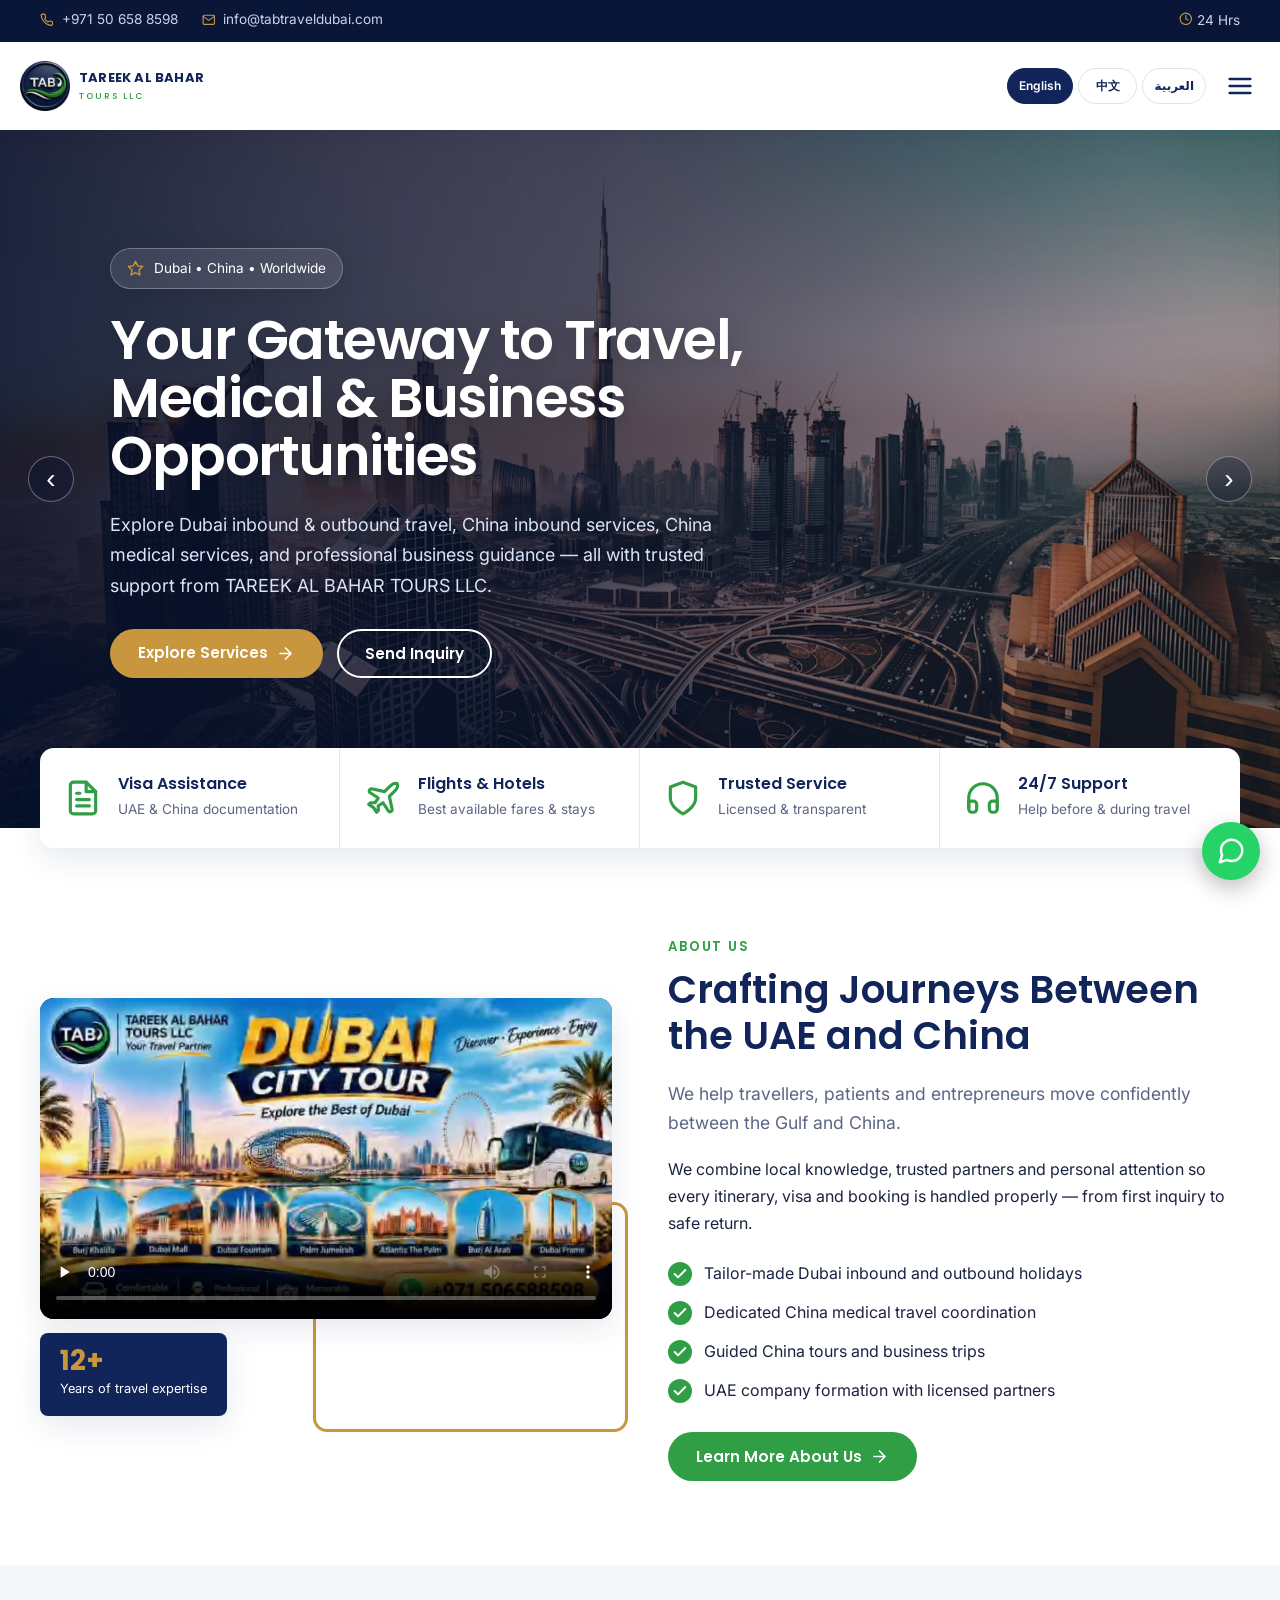
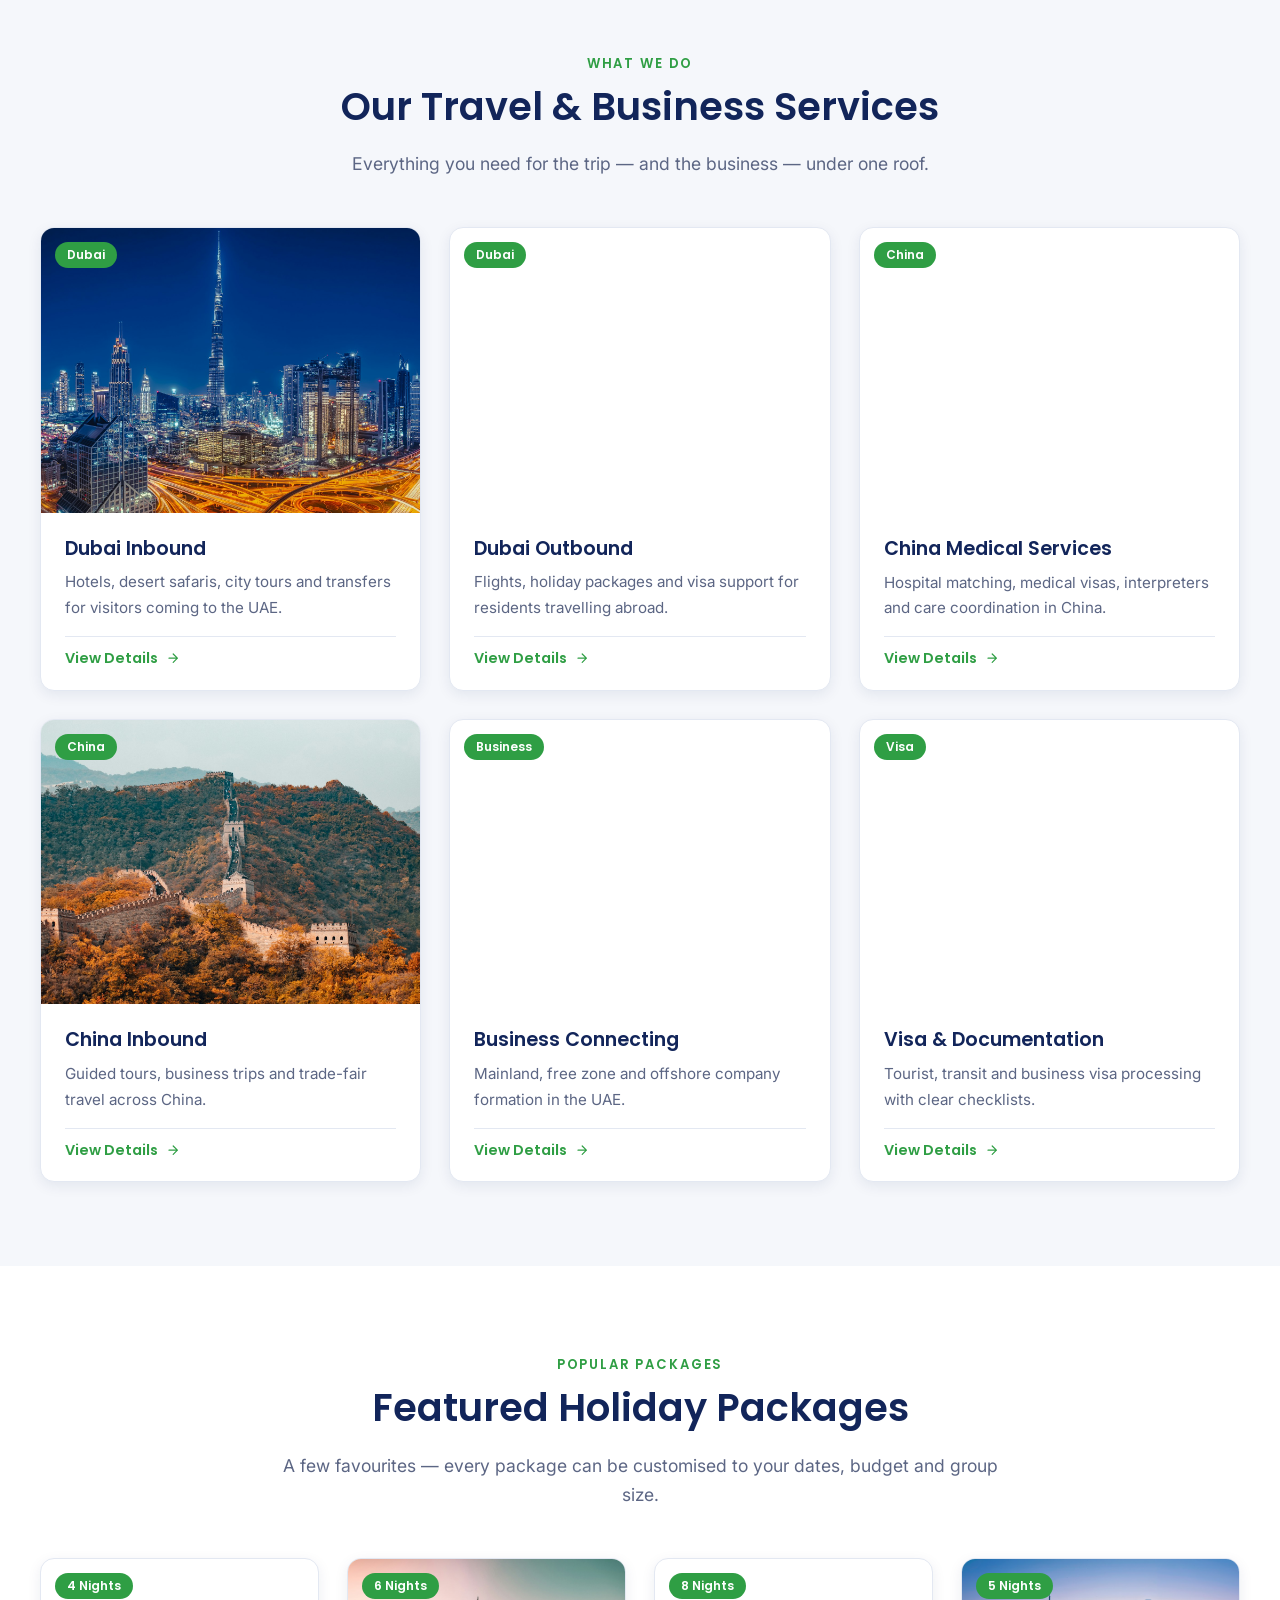
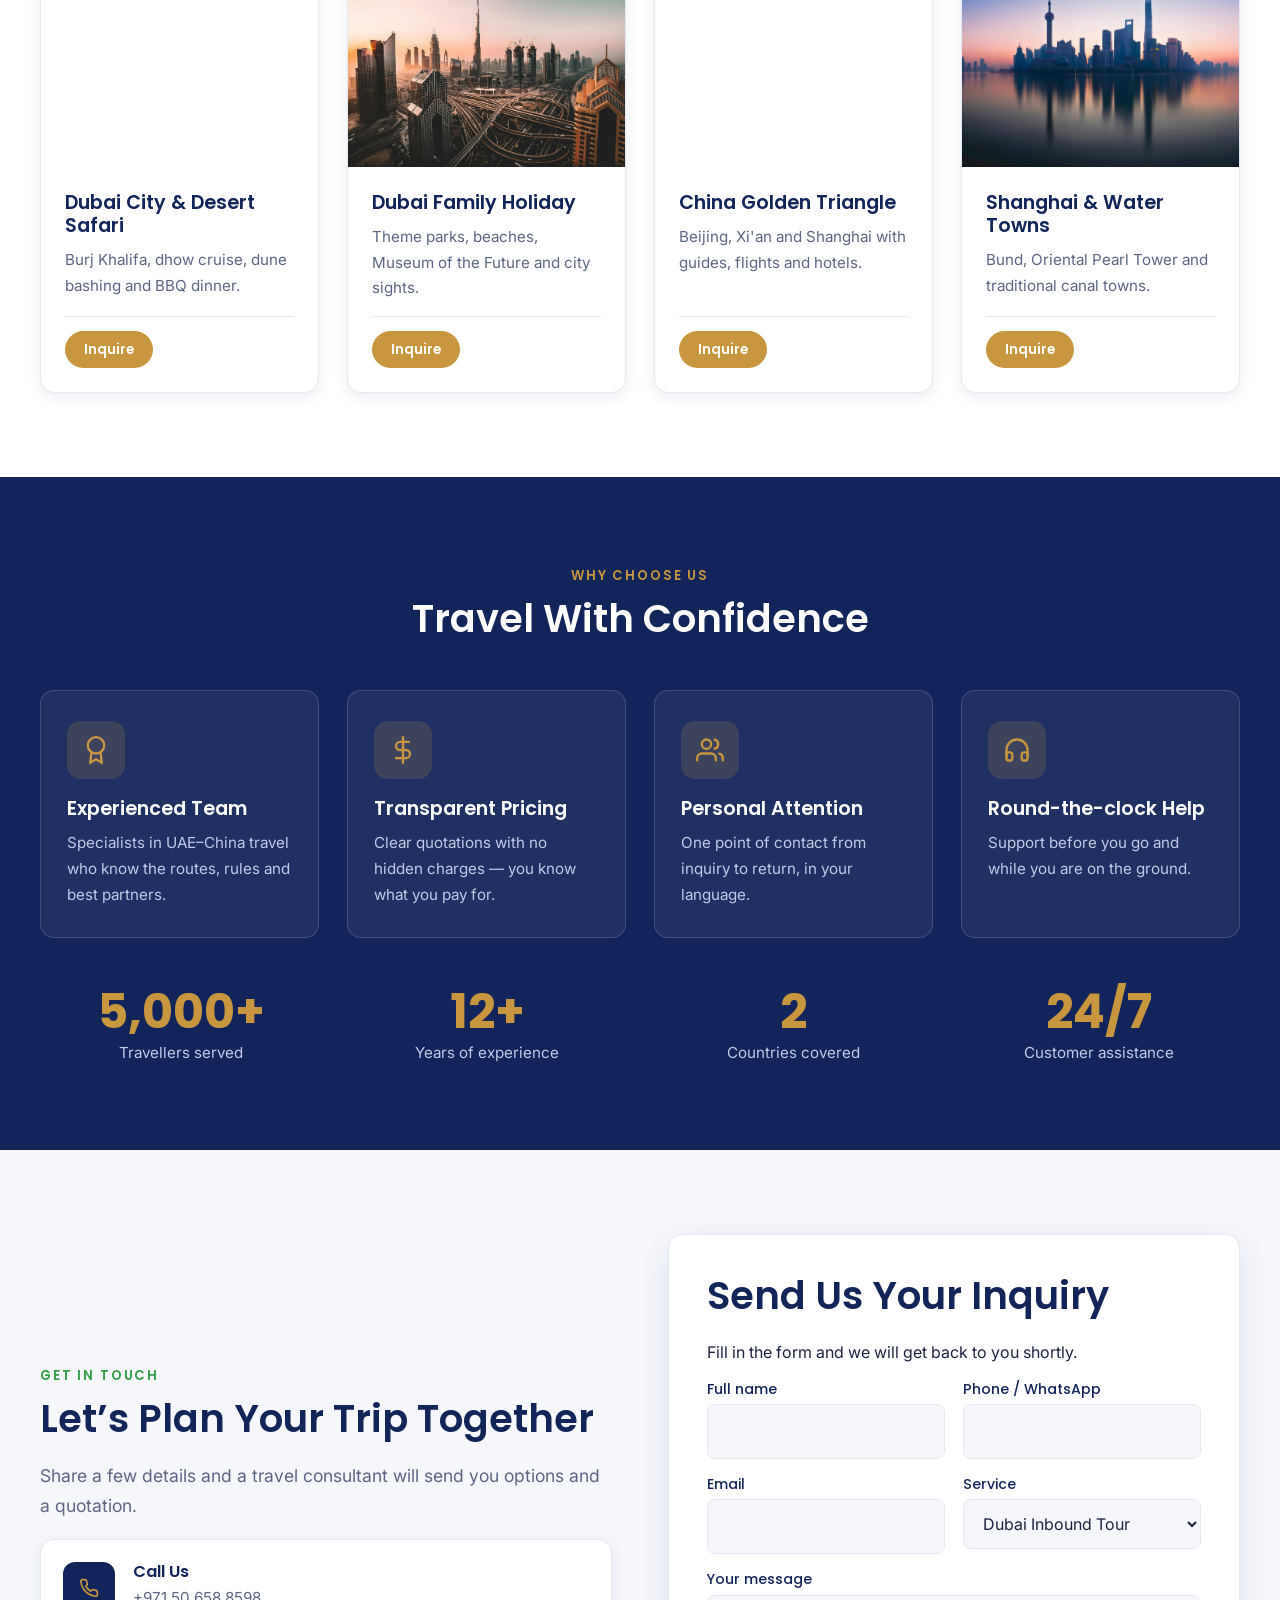
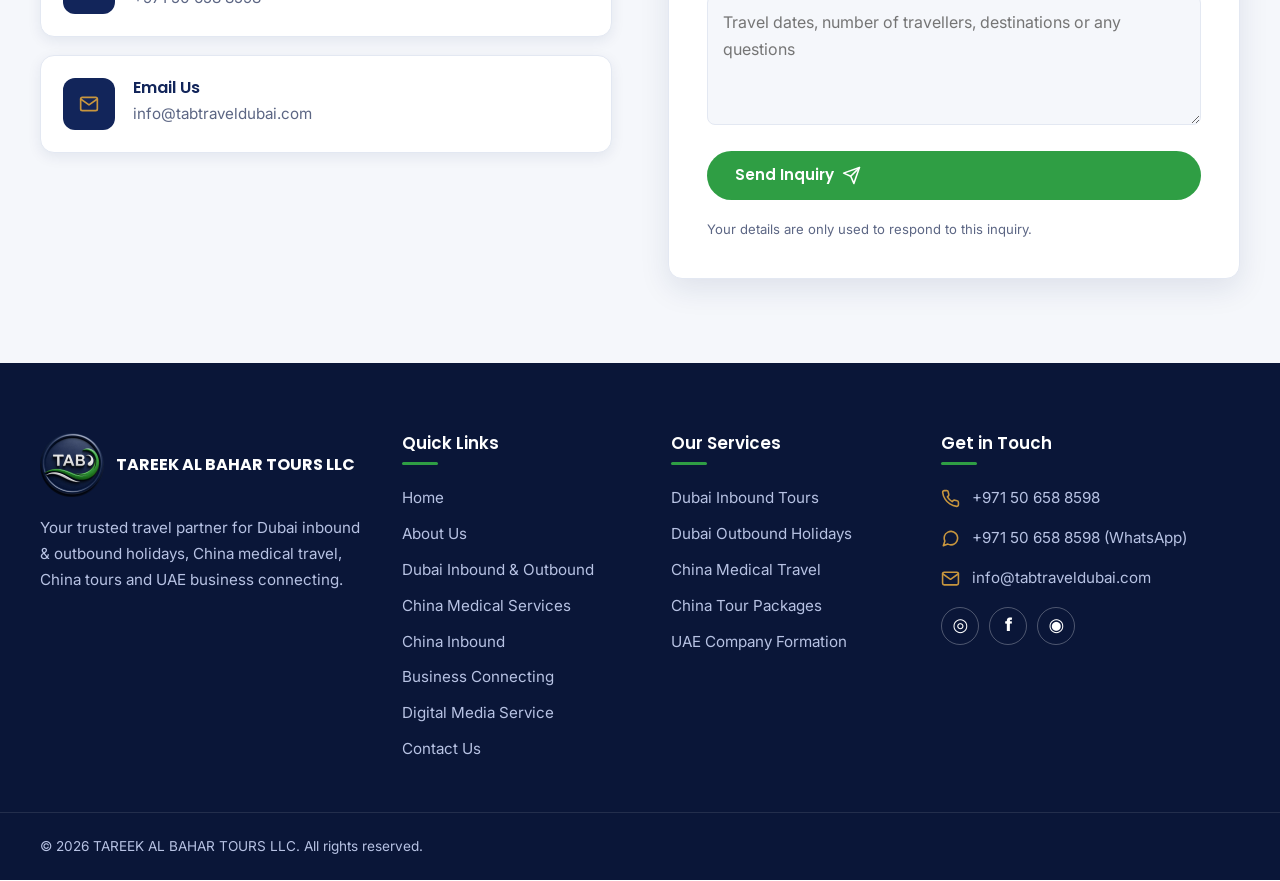
<file: index.html>
<!DOCTYPE html>

<html lang="en">
<head>
<meta charset="utf-8"/>
<meta content="width=device-width, initial-scale=1" name="viewport"/>
<title>TAREEK AL BAHAR TOURS LLC | Dubai &amp; China Travel Agency</title>
<meta content="TAREEK AL BAHAR TOURS LLC is a Dubai travel agency offering Dubai inbound &amp; outbound holidays, China medical services, China tours and UAE business connecting." name="description"/>
<link href="https://www.tareekalbahartours.com/" rel="canonical"/>
<meta content="#12255a" name="theme-color"/>
<meta content="website" property="og:type"/>
<meta content="TAREEK AL BAHAR TOURS LLC" property="og:site_name"/>
<meta content="TAREEK AL BAHAR TOURS LLC | Dubai &amp; China Travel Agency" property="og:title"/>
<meta content="TAREEK AL BAHAR TOURS LLC is a Dubai travel agency offering Dubai inbound &amp; outbound holidays, China medical services, China tours and UAE business connecting." property="og:description"/>
<meta content="https://www.tareekalbahartours.com/" property="og:url"/>
<meta content="https://www.tareekalbahartours.com/assets/img/hero-dubai.jpg" property="og:image"/>
<meta content="summary_large_image" name="twitter:card"/>
<link href="assets/img/favicon.png" rel="icon" type="image/png"/>
<link href="assets/img/apple-touch-icon.png" rel="apple-touch-icon"/>
<link href="https://fonts.googleapis.com" rel="preconnect"/>
<link crossorigin="" href="https://fonts.gstatic.com" rel="preconnect"/>
<link href="https://fonts.googleapis.com/css2?family=Inter:wght@400;500;600&amp;family=Poppins:wght@500;600;700&amp;display=swap" rel="stylesheet"/>
<link href="assets/css/style.css" rel="stylesheet"/>
<script type="application/ld+json">
{
  "@context": "https://schema.org",
  "@type": "TravelAgency",
  "name": "TAREEK AL BAHAR TOURS LLC",
  "url": "https://www.tareekalbahartours.com/",
  "logo": "https://www.tareekalbahartours.com/assets/img/logo.png",
  "image": "https://www.tareekalbahartours.com/assets/img/hero-dubai.jpg",
  "telephone": "+971 50 658 8598",
  "email": "info@tabtraveldubai.com",
  "areaServed": ["AE", "CN"]
}
</script>
<link as="image" href="assets/img/hero-dubai.jpg" rel="preload"/>
<link as="image" href="assets/img/china-shanghai-night.jpg" rel="preload"/>
</head>
<body>
<svg aria-hidden="true" style="display:none" xmlns="http://www.w3.org/2000/svg"><symbol id="i-phone" viewbox="0 0 24 24"><path d="M22 16.92v3a2 2 0 0 1-2.18 2 19.79 19.79 0 0 1-8.63-3.07 19.5 19.5 0 0 1-6-6 19.79 19.79 0 0 1-3.07-8.67A2 2 0 0 1 4.11 2h3a2 2 0 0 1 2 1.72 12.84 12.84 0 0 0 .7 2.81 2 2 0 0 1-.45 2.11L8.09 9.91a16 16 0 0 0 6 6l1.27-1.27a2 2 0 0 1 2.11-.45 12.84 12.84 0 0 0 2.81.7A2 2 0 0 1 22 16.92z"></path></symbol><symbol id="i-mail" viewbox="0 0 24 24"><path d="M4 4h16a2 2 0 0 1 2 2v12a2 2 0 0 1-2 2H4a2 2 0 0 1-2-2V6a2 2 0 0 1 2-2z"></path><path d="M22 6l-10 7L2 6"></path></symbol><symbol id="i-pin" viewbox="0 0 24 24"><path d="M21 10c0 7-9 13-9 13s-9-6-9-13a9 9 0 0 1 18 0z"></path><circle cx="12" cy="10" r="3"></circle></symbol><symbol id="i-clock" viewbox="0 0 24 24"><circle cx="12" cy="12" r="10"></circle><path d="M12 6v6l4 2"></path></symbol><symbol id="i-check" viewbox="0 0 24 24"><path d="M20 6L9 17l-5-5"></path></symbol><symbol id="i-arrow" viewbox="0 0 24 24"><path d="M5 12h14M12 5l7 7-7 7"></path></symbol><symbol id="i-globe" viewbox="0 0 24 24"><circle cx="12" cy="12" r="10"></circle><path d="M2 12h20"></path><path d="M12 2a15.3 15.3 0 0 1 4 10 15.3 15.3 0 0 1-4 10 15.3 15.3 0 0 1-4-10 15.3 15.3 0 0 1 4-10z"></path></symbol><symbol id="i-briefcase" viewbox="0 0 24 24"><rect height="14" rx="2" width="20" x="2" y="7"></rect><path d="M16 21V5a2 2 0 0 0-2-2h-4a2 2 0 0 0-2 2v16"></path></symbol><symbol id="i-heart" viewbox="0 0 24 24"><path d="M20.84 4.61a5.5 5.5 0 0 0-7.78 0L12 5.67l-1.06-1.06a5.5 5.5 0 0 0-7.78 7.78l1.06 1.06L12 21.23l7.78-7.78 1.06-1.06a5.5 5.5 0 0 0 0-7.78z"></path></symbol><symbol id="i-shield" viewbox="0 0 24 24"><path d="M12 22s8-4 8-10V5l-8-3-8 3v7c0 6 8 10 8 10z"></path></symbol><symbol id="i-users" viewbox="0 0 24 24"><path d="M17 21v-2a4 4 0 0 0-4-4H5a4 4 0 0 0-4 4v2"></path><circle cx="9" cy="7" r="4"></circle><path d="M23 21v-2a4 4 0 0 0-3-3.87"></path><path d="M16 3.13a4 4 0 0 1 0 7.75"></path></symbol><symbol id="i-star" viewbox="0 0 24 24"><polygon points="12 2 15.09 8.26 22 9.27 17 14.14 18.18 21.02 12 17.77 5.82 21.02 7 14.14 2 9.27 8.91 8.26 12 2"></polygon></symbol><symbol id="i-file" viewbox="0 0 24 24"><path d="M14 2H6a2 2 0 0 0-2 2v16a2 2 0 0 0 2 2h12a2 2 0 0 0 2-2V8z"></path><path d="M14 2v6h6"></path><path d="M16 13H8"></path><path d="M16 17H8"></path><path d="M10 9H8"></path></symbol><symbol id="i-send" viewbox="0 0 24 24"><path d="M22 2L11 13"></path><path d="M22 2l-7 20-4-9-9-4 20-7z"></path></symbol><symbol id="i-compass" viewbox="0 0 24 24"><circle cx="12" cy="12" r="10"></circle><polygon points="16.24 7.76 14.12 14.12 7.76 16.24 9.88 9.88 16.24 7.76"></polygon></symbol><symbol id="i-home" viewbox="0 0 24 24"><path d="M3 9l9-7 9 7v11a2 2 0 0 1-2 2H5a2 2 0 0 1-2-2z"></path><path d="M9 22V12h6v10"></path></symbol><symbol id="i-nav" viewbox="0 0 24 24"><polygon points="3 11 22 2 13 21 11 13 3 11"></polygon></symbol><symbol id="i-sun" viewbox="0 0 24 24"><circle cx="12" cy="12" r="5"></circle><path d="M12 1v2M12 21v2M4.22 4.22l1.42 1.42M18.36 18.36l1.42 1.42M1 12h2M21 12h2M4.22 19.78l1.42-1.42M18.36 5.64l1.42-1.42"></path></symbol><symbol id="i-award" viewbox="0 0 24 24"><circle cx="12" cy="8" r="7"></circle><path d="M8.21 13.89L7 23l5-3 5 3-1.21-9.12"></path></symbol><symbol id="i-headset" viewbox="0 0 24 24"><path d="M3 18v-6a9 9 0 0 1 18 0v6"></path><path d="M21 19a2 2 0 0 1-2 2h-1a2 2 0 0 1-2-2v-3a2 2 0 0 1 2-2h3zM3 19a2 2 0 0 0 2 2h1a2 2 0 0 0 2-2v-3a2 2 0 0 0-2-2H3z"></path></symbol><symbol id="i-dollar" viewbox="0 0 24 24"><path d="M12 1v22"></path><path d="M17 5H9.5a3.5 3.5 0 0 0 0 7h5a3.5 3.5 0 0 1 0 7H6"></path></symbol><symbol id="i-chat" viewbox="0 0 24 24"><path d="M21 11.5a8.38 8.38 0 0 1-.9 3.8 8.5 8.5 0 0 1-7.6 4.7 8.38 8.38 0 0 1-3.8-.9L3 21l1.9-5.7a8.38 8.38 0 0 1-.9-3.8 8.5 8.5 0 0 1 4.7-7.6 8.38 8.38 0 0 1 3.8-.9h.5a8.48 8.48 0 0 1 8 8v.5z"></path></symbol><symbol id="i-menu" viewbox="0 0 24 24"><path d="M3 12h18M3 6h18M3 18h18"></path></symbol><symbol id="i-building" viewbox="0 0 24 24"><rect height="20" rx="2" width="16" x="4" y="2"></rect><path d="M9 22v-4h6v4"></path><path d="M8 6h.01M12 6h.01M16 6h.01M8 10h.01M12 10h.01M16 10h.01M8 14h.01M12 14h.01M16 14h.01"></path></symbol><symbol id="i-clipboard" viewbox="0 0 24 24"><path d="M16 4h2a2 2 0 0 1 2 2v14a2 2 0 0 1-2 2H6a2 2 0 0 1-2-2V6a2 2 0 0 1 2-2h2"></path><rect height="4" rx="1" width="8" x="8" y="2"></rect></symbol><symbol id="i-map" viewbox="0 0 24 24"><path d="M1 6v16l7-4 8 4 7-4V2l-7 4-8-4-7 4z"></path><path d="M8 2v16"></path><path d="M16 6v16"></path></symbol><symbol id="i-calendar" viewbox="0 0 24 24"><rect height="18" rx="2" width="18" x="3" y="4"></rect><path d="M16 2v4M8 2v4M3 10h18"></path></symbol><symbol id="i-plane" viewbox="0 0 24 24"><path d="M17.8 19.2L16 11l3.5-3.5C21 6 21.5 4 21 3c-1-.5-3 0-4.5 1.5L13 8 4.8 6.2c-.5-.1-.9.1-1.1.5l-.3.5c-.2.5-.1 1 .3 1.3L9 12l-2 3H4l-1 1 3 2 2 3 1-1v-3l3-2 3.5 5.3c.3.4.8.5 1.3.3l.5-.2c.4-.3.6-.7.5-1.2z"></path></symbol><symbol id="i-stetho" viewbox="0 0 24 24"><path d="M4.8 2.3A.3.3 0 1 0 5 2H4a2 2 0 0 0-2 2v5a6 6 0 0 0 6 6 6 6 0 0 0 6-6V4a2 2 0 0 0-2-2h-1a.2.2 0 1 0 .3.3"></path><path d="M8 15v1a6 6 0 0 0 6 6 6 6 0 0 0 6-6v-4"></path><circle cx="20" cy="10" r="2"></circle></symbol><symbol id="i-translate" viewbox="0 0 24 24"><path d="M5 8l6 6"></path><path d="M4 14l6-6 2-3"></path><path d="M2 5h12"></path><path d="M7 2h1"></path><path d="M22 22l-5-10-5 10"></path><path d="M14 18h6"></path></symbol><symbol id="i-bed" viewbox="0 0 24 24"><path d="M2 4v16"></path><path d="M2 8h18a2 2 0 0 1 2 2v10"></path><path d="M2 17h20"></path><path d="M6 8v9"></path></symbol></svg>
<a class="skip-link" href="#main">Skip to content</a>
<div id="site-header"><div class="topbar">
<div class="container topbar__inner">
<ul class="topbar__list">
<li><a href="tel:+971506588598"><svg aria-hidden="true" class="icon"><use href="#i-phone"></use></svg> +971 50 658 8598</a></li>
<li><a href="mailto:info@tabtraveldubai.com"><svg aria-hidden="true" class="icon"><use href="#i-mail"></use></svg> info@tabtraveldubai.com</a></li>
</ul>
<ul class="topbar__list topbar__list--right">
<li><svg aria-hidden="true" class="icon"><use href="#i-clock"></use></svg> 24 Hrs</li>
</ul>
</div>
</div>
<header class="site-header">
<div class="container site-header__inner">
<a aria-label="TAREEK AL BAHAR TOURS LLC – home" class="brand" aria-current="page" href="./index.html">
<img alt="TAREEK AL BAHAR TOURS logo" height="512" src="./assets/img/logo.png" width="512"/>
<span class="brand__name">TAREEK AL BAHAR<small>TOURS LLC</small></span>
</a>
<nav aria-label="Main navigation" class="main-nav" id="main-nav">
<ul class="main-nav__list"><li><a aria-current="page" href="./index.html">Home</a></li><li><a href="./about-us/index.html">About Us</a></li><li><a href="./dubai-inbound-outbound/index.html">Dubai Inbound &amp; Outbound</a></li><li><a href="./china-medical-services/index.html">China Medical Services</a></li><li><a href="./china-inbound/index.html">China Inbound</a></li><li><a href="./business-connecting/index.html">Business Connecting</a></li><li><a href="./digital-media-service/index.html">Digital Media Service</a></li><li><a href="./contact-us/index.html">Contact Us</a></li></ul>
</nav>
<div class="header-cta">
<a class="btn btn--primary btn--sm" href="./contact-us/index.html">Send Inquiry</a>
<button aria-controls="main-nav" aria-expanded="false" aria-label="Toggle menu" class="nav-toggle" type="button"><svg aria-hidden="true" class="icon"><use href="#i-menu"></use></svg></button>
</div>
<div class="lang-switcher notranslate" role="group" aria-label="Choose website language" translate="no"><button class="lang-option is-active" data-lang="en" lang="en" aria-pressed="true" type="button">English</button><button class="lang-option" data-lang="zh" lang="zh-CN" aria-pressed="false" type="button">中文</button><button class="lang-option" data-lang="ar" lang="ar" aria-pressed="false" type="button">العربية</button></div>
</div>
</header></div>
<main id="main">
<section class="hero hero--slider" data-hero-slider="">
<div aria-hidden="true" class="hero__slides">
<div class="hero__slide is-active" style="background-image:url('assets/img/hero-dubai.jpg')"></div>
<div class="hero__slide" style="background-image:url('assets/img/china-shanghai-night.jpg')"></div>
<div class="hero__slide" style="background-image:url('assets/img/chinese-doctor-hero.jpg');background-position:63% 30%"></div>
<div class="hero__slide" style="background-image:url('assets/img/business-meeting.jpg')"></div>
</div>
<div class="container hero__content hero__content--animated">
<span class="hero__badge"><svg aria-hidden="true" class="icon"><use href="#i-star"></use></svg> Dubai • China • Worldwide</span>
<h1>Your Gateway to Travel, Medical &amp; Business Opportunities</h1>
<p>Explore Dubai inbound &amp; outbound travel, China inbound services, China medical services, and professional business guidance — all with trusted support from TAREEK AL BAHAR TOURS LLC.</p>
<div class="hero__actions">
<a class="btn btn--primary" href="#services">Explore Services <svg aria-hidden="true" class="icon"><use href="#i-arrow"></use></svg></a>
<a class="btn btn--outline" href="contact-us/index.html">Send Inquiry</a>
</div>
</div>
<button aria-label="Previous slide" class="hero__arrow hero__arrow--prev" type="button">‹</button><button aria-label="Next slide" class="hero__arrow hero__arrow--next" type="button">›</button><div aria-label="Hero slides" class="hero__dots"><button aria-label="Slide 1" class="hero__dot is-active"></button><button aria-label="Slide 2" class="hero__dot"></button><button aria-label="Slide 3" class="hero__dot"></button><button aria-label="Slide 4" class="hero__dot"></button></div></section>
<section aria-label="Highlights" class="quick-strip">
<div class="container">
<div class="quick-strip__grid">
<div class="quick-strip__item"><svg aria-hidden="true" class="icon"><use href="#i-file"></use></svg><div><strong>Visa Assistance</strong><span>UAE &amp; China documentation</span></div></div>
<div class="quick-strip__item"><svg aria-hidden="true" class="icon"><use href="#i-plane"></use></svg><div><strong>Flights &amp; Hotels</strong><span>Best available fares &amp; stays</span></div></div>
<div class="quick-strip__item"><svg aria-hidden="true" class="icon"><use href="#i-shield"></use></svg><div><strong>Trusted Service</strong><span>Licensed &amp; transparent</span></div></div>
<div class="quick-strip__item"><svg aria-hidden="true" class="icon"><use href="#i-headset"></use></svg><div><strong>24/7 Support</strong><span>Help before &amp; during travel</span></div></div>
</div>
</div>
</section>
<section aria-labelledby="about-title" class="section reveal-section">
<div class="container split">
<div class="split__media split__media--video">
<video class="travel-video" controls playsinline preload="none" width="1920" height="1080" poster="assets/img/tareek-travel-poster.jpg" aria-label="Tareek Al Bahar travel video">
<source src="assets/video/tareek-travel.mp4" type="video/mp4"/>
<a href="assets/video/tareek-travel.mp4">Open the travel video</a>
</video>
<div class="split__badge"><strong>12+</strong><span>Years of travel expertise</span></div>
</div>
<div>
<span class="eyebrow">About Us</span>
<h2 id="about-title">Crafting Journeys Between the UAE and China</h2>
<p class="lead">We help travellers, patients and entrepreneurs move confidently between the Gulf and China.</p>
<p>We combine local knowledge, trusted partners and personal attention so every itinerary, visa and booking is handled properly — from first inquiry to safe return.</p>
<ul class="check-list"><li><svg aria-hidden="true" class="icon"><use href="#i-check"></use></svg> <span>Tailor-made Dubai inbound and outbound holidays</span></li><li><svg aria-hidden="true" class="icon"><use href="#i-check"></use></svg> <span>Dedicated China medical travel coordination</span></li><li><svg aria-hidden="true" class="icon"><use href="#i-check"></use></svg> <span>Guided China tours and business trips</span></li><li><svg aria-hidden="true" class="icon"><use href="#i-check"></use></svg> <span>UAE company formation with licensed partners</span></li></ul>
<a class="btn btn--green" href="about-us/index.html">Learn More About Us <svg aria-hidden="true" class="icon"><use href="#i-arrow"></use></svg></a>
</div>
</div>
</section>
<section aria-labelledby="services-title" class="section reveal-section section--alt" id="services">
<div class="container">
<div class="section-head"><span class="eyebrow">What We Do</span><h2 id="services-title">Our Travel &amp; Business Services</h2><p class="lead">Everything you need for the trip — and the business — under one roof.</p></div>
<div class="grid grid--3">
<article class="card"><div class="card__media"><img alt="Dubai skyline at night" decoding="async" height="1067" loading="lazy" src="assets/img/dubai-night.jpg" width="1600"/><span class="card__tag">Dubai</span></div><div class="card__body"><h3>Dubai Inbound</h3><p>Hotels, desert safaris, city tours and transfers for visitors coming to the UAE.</p><div class="card__foot"><a class="card__link" href="dubai-inbound-outbound/index.html#inbound">View Details <svg aria-hidden="true" class="icon"><use href="#i-arrow"></use></svg></a></div></div></article>
<article class="card"><div class="card__media"><img alt="Aeroplane wing above the clouds" decoding="async" height="1067" loading="lazy" src="assets/img/travel-flight.jpg" width="1600"/><span class="card__tag">Dubai</span></div><div class="card__body"><h3>Dubai Outbound</h3><p>Flights, holiday packages and visa support for residents travelling abroad.</p><div class="card__foot"><a class="card__link" href="dubai-inbound-outbound/index.html#outbound">View Details <svg aria-hidden="true" class="icon"><use href="#i-arrow"></use></svg></a></div></div></article>
<article class="card"><div class="card__media"><img alt="Chinese doctor consulting a patient" decoding="async" height="1086" loading="lazy" src="assets/img/chinese-doctor-consultation.jpg" width="1448"/><span class="card__tag">China</span></div><div class="card__body"><h3>China Medical Services</h3><p>Hospital matching, medical visas, interpreters and care coordination in China.</p><div class="card__foot"><a class="card__link" href="china-medical-services/index.html">View Details <svg aria-hidden="true" class="icon"><use href="#i-arrow"></use></svg></a></div></div></article>
<article class="card"><div class="card__media"><img alt="Great Wall of China" decoding="async" height="1067" loading="lazy" src="assets/img/china-wall.jpg" width="1600"/><span class="card__tag">China</span></div><div class="card__body"><h3>China Inbound</h3><p>Guided tours, business trips and trade-fair travel across China.</p><div class="card__foot"><a class="card__link" href="china-inbound/index.html">View Details <svg aria-hidden="true" class="icon"><use href="#i-arrow"></use></svg></a></div></div></article>
<article class="card"><div class="card__media"><img alt="Business partners shaking hands" decoding="async" height="1066" loading="lazy" src="assets/img/business-handshake.jpg" width="1600"/><span class="card__tag">Business</span></div><div class="card__body"><h3>Business Connecting</h3><p>Mainland, free zone and offshore company formation in the UAE.</p><div class="card__foot"><a class="card__link" href="business-connecting/index.html">View Details <svg aria-hidden="true" class="icon"><use href="#i-arrow"></use></svg></a></div></div></article>
<article class="card"><div class="card__media"><img alt="Camels resting in the Dubai desert" decoding="async" height="1210" loading="lazy" src="assets/img/dubai-desert.jpg" width="1600"/><span class="card__tag">Visa</span></div><div class="card__body"><h3>Visa &amp; Documentation</h3><p>Tourist, transit and business visa processing with clear checklists.</p><div class="card__foot"><a class="card__link" href="dubai-inbound-outbound/index.html#visas">View Details <svg aria-hidden="true" class="icon"><use href="#i-arrow"></use></svg></a></div></div></article>
</div>
</div>
</section>
<section aria-labelledby="packages-title" class="section reveal-section">
<div class="container">
<div class="section-head"><span class="eyebrow">Popular Packages</span><h2 id="packages-title">Featured Holiday Packages</h2><p class="lead">A few favourites — every package can be customised to your dates, budget and group size.</p></div>
<div class="grid grid--4">
<article class="card"><div class="card__media"><img alt="Desert safari vehicles on the dunes" decoding="async" height="1067" loading="lazy" src="assets/img/dubai-safari.jpg" width="1600"/><span class="card__tag">4 Nights</span></div><div class="card__body"><h3>Dubai City &amp; Desert Safari</h3><p>Burj Khalifa, dhow cruise, dune bashing and BBQ dinner.</p><div class="card__foot"><a class="btn btn--primary btn--sm" href="contact-us/index.html">Inquire</a></div></div></article>
<article class="card"><div class="card__media"><img alt="Burj Khalifa and Dubai highways" decoding="async" height="1067" loading="lazy" src="assets/img/hero-dubai.jpg" width="1600"/><span class="card__tag">6 Nights</span></div><div class="card__body"><h3>Dubai Family Holiday</h3><p>Theme parks, beaches, Museum of the Future and city sights.</p><div class="card__foot"><a class="btn btn--primary btn--sm" href="contact-us/index.html">Inquire</a></div></div></article>
<article class="card"><div class="card__media"><img alt="Great Wall winding over green mountains" decoding="async" height="1067" loading="lazy" src="assets/img/china-wall-green.jpg" width="1600"/><span class="card__tag">8 Nights</span></div><div class="card__body"><h3>China Golden Triangle</h3><p>Beijing, Xi'an and Shanghai with guides, flights and hotels.</p><div class="card__foot"><a class="btn btn--primary btn--sm" href="contact-us/index.html">Inquire</a></div></div></article>
<article class="card"><div class="card__media"><img alt="Shanghai skyline reflecting in the river" decoding="async" height="917" loading="lazy" src="assets/img/china-shanghai.jpg" width="1600"/><span class="card__tag">5 Nights</span></div><div class="card__body"><h3>Shanghai &amp; Water Towns</h3><p>Bund, Oriental Pearl Tower and traditional canal towns.</p><div class="card__foot"><a class="btn btn--primary btn--sm" href="contact-us/index.html">Inquire</a></div></div></article>
</div>
</div>
</section>
<section aria-labelledby="why-title" class="section reveal-section section--navy">
<div class="container">
<div class="section-head"><span class="eyebrow">Why Choose Us</span><h2 id="why-title">Travel With Confidence</h2></div>
<div class="grid grid--4"><div class="icon-box"><div class="icon-box__icon"><svg aria-hidden="true" class="icon"><use href="#i-award"></use></svg></div><h3>Experienced Team</h3><p>Specialists in UAE–China travel who know the routes, rules and best partners.</p></div><div class="icon-box"><div class="icon-box__icon"><svg aria-hidden="true" class="icon"><use href="#i-dollar"></use></svg></div><h3>Transparent Pricing</h3><p>Clear quotations with no hidden charges — you know what you pay for.</p></div><div class="icon-box"><div class="icon-box__icon"><svg aria-hidden="true" class="icon"><use href="#i-users"></use></svg></div><h3>Personal Attention</h3><p>One point of contact from inquiry to return, in your language.</p></div><div class="icon-box"><div class="icon-box__icon"><svg aria-hidden="true" class="icon"><use href="#i-headset"></use></svg></div><h3>Round-the-clock Help</h3><p>Support before you go and while you are on the ground.</p></div></div>
<div class="section-gap"></div>
<div class="stats"><div class="stats__item"><strong>5,000+</strong><span>Travellers served</span></div><div class="stats__item"><strong>12+</strong><span>Years of experience</span></div><div class="stats__item"><strong>2</strong><span>Countries covered</span></div><div class="stats__item"><strong>24/7</strong><span>Customer assistance</span></div></div>
</div>
</section>
<section aria-labelledby="enquiry-title" class="section reveal-section section--alt">
<div class="container split">
<div>
<span class="eyebrow">Get in Touch</span>
<h2 id="enquiry-title">Let’s Plan Your Trip Together</h2>
<p class="lead">Share a few details and a travel consultant will send you options and a quotation.</p>
<div class="contact-cards">
<div class="contact-card"><div class="contact-card__icon"><svg aria-hidden="true" class="icon"><use href="#i-phone"></use></svg></div><div><h3>Call Us</h3><a href="tel:+971506588598">+971 50 658 8598</a></div></div>
<div class="contact-card"><div class="contact-card__icon"><svg aria-hidden="true" class="icon"><use href="#i-mail"></use></svg></div><div><h3>Email Us</h3><a href="mailto:info@tabtraveldubai.com">info@tabtraveldubai.com</a></div></div>
</div>
</div>
<div class="form-card">
<h2>Send Us Your Inquiry</h2>
<p>Fill in the form and we will get back to you shortly.</p>
<form action="#" class="form" data-enquiry="" data-whatsapp="971506588598" method="post">
<div class="form__row">
<div><label for="f-name">Full name</label><input autocomplete="name" id="f-name" name="Name" required="" type="text"/></div>
<div><label for="f-phone">Phone / WhatsApp</label><input autocomplete="tel" id="f-phone" name="Phone" required="" type="tel"/></div>
</div>
<div class="form__row">
<div><label for="f-email">Email</label><input autocomplete="email" id="f-email" name="Email" required="" type="email"/></div>
<div><label for="f-service">Service</label><select id="f-service" name="Service"><option>Dubai Inbound Tour</option><option>Dubai Outbound Holiday</option><option>UAE / Other Visa</option><option>China Medical Services</option><option>China Inbound Tour</option><option>Business Connecting</option><option>Other</option></select></div>
</div>
<div><label for="f-msg">Your message</label><textarea id="f-msg" name="Message" placeholder="Travel dates, number of travellers, destinations or any questions"></textarea></div>
<button class="btn btn--green" type="submit">Send Inquiry <svg aria-hidden="true" class="icon"><use href="#i-send"></use></svg></button>
<p class="form__status" role="status">Thank you! Your inquiry is opening in WhatsApp — press send to reach our team.</p>
<p class="form__note">Your details are only used to respond to this inquiry.</p>
</form>
</div>
</div>
</section>
</main>
<div id="site-footer"><footer class="site-footer">
<div class="container footer-grid">
<div>
<div class="footer-brand">
<img alt="TAREEK AL BAHAR TOURS logo" height="512" loading="lazy" src="./assets/img/logo.png" width="512"/>
<span>TAREEK AL BAHAR TOURS LLC</span>
</div>
<p>Your trusted travel partner for Dubai inbound &amp; outbound holidays, China medical travel, China tours and UAE business connecting.</p>
</div>
<div>
<h3>Quick Links</h3>
<ul class="footer-links"><li><a href="./index.html">Home</a></li><li><a href="./about-us/index.html">About Us</a></li><li><a href="./dubai-inbound-outbound/index.html">Dubai Inbound &amp; Outbound</a></li><li><a href="./china-medical-services/index.html">China Medical Services</a></li><li><a href="./china-inbound/index.html">China Inbound</a></li><li><a href="./business-connecting/index.html">Business Connecting</a></li><li><a href="./digital-media-service/index.html">Digital Media Service</a></li><li><a href="./contact-us/index.html">Contact Us</a></li></ul>
</div>
<div>
<h3>Our Services</h3>
<ul class="footer-links">
<li><a href="./dubai-inbound-outbound/index.html#inbound">Dubai Inbound Tours</a></li>
<li><a href="./dubai-inbound-outbound/index.html#outbound">Dubai Outbound Holidays</a></li>
<li><a href="./china-medical-services/index.html">China Medical Travel</a></li>
<li><a href="./china-inbound/index.html">China Tour Packages</a></li>
<li><a href="./business-connecting/index.html">UAE Company Formation</a></li>
</ul>
</div>
<div>
<h3>Get in Touch</h3>
<ul class="footer-contact">

<li><svg aria-hidden="true" class="icon"><use href="#i-phone"></use></svg> <a href="tel:+971506588598">+971 50 658 8598</a></li>
<li><svg aria-hidden="true" class="icon"><use href="#i-chat"></use></svg> <a href="https://wa.me/971506588598" rel="noopener">+971 50 658 8598 (WhatsApp)</a></li>
<li><svg aria-hidden="true" class="icon"><use href="#i-mail"></use></svg> <a href="mailto:info@tabtraveldubai.com">info@tabtraveldubai.com</a></li>
</ul>
<div aria-label="Social media" class="footer-social">
<a aria-label="Instagram" href="https://www.instagram.com/tareekalbahartours?utm_source=qr&amp;stkn=MTVqbTQ5ZHkzc3pwcg%3D%3D" rel="noopener" target="_blank" title="Instagram"><span aria-hidden="true">◎</span></a>
<a aria-label="Facebook" href="https://www.facebook.com/profile.php?id=61575330358306&amp;sk=reels_tab" rel="noopener" target="_blank" title="Facebook"><span aria-hidden="true">f</span></a>
<a aria-label="Snapchat" href="https://www.snapchat.com/@tareekalbahar?share_id=qmHaPiD9VFw&amp;locale=en-GB" rel="noopener" target="_blank" title="Snapchat"><span aria-hidden="true">◉</span></a>
</div>
</div>
</div>
<div class="footer-bottom">
<div class="container footer-bottom__inner">
<span>© 2026 TAREEK AL BAHAR TOURS LLC. All rights reserved.</span>
</div>
</div>
</footer>
<a aria-label="Chat with us on WhatsApp" class="whatsapp-float" href="https://wa.me/971506588598" rel="noopener"><svg aria-hidden="true" class="icon"><use href="#i-chat"></use></svg></a></div>
<script defer="" src="assets/js/components.js?v=media-20261008-2"></script>
<script defer="" src="assets/js/main.js"></script>
<div aria-hidden="true" id="google_translate_element"></div><script src="https://translate.google.com/translate_a/element.js?cb=googleTranslateElementInit"></script></body>
</html>
</file>
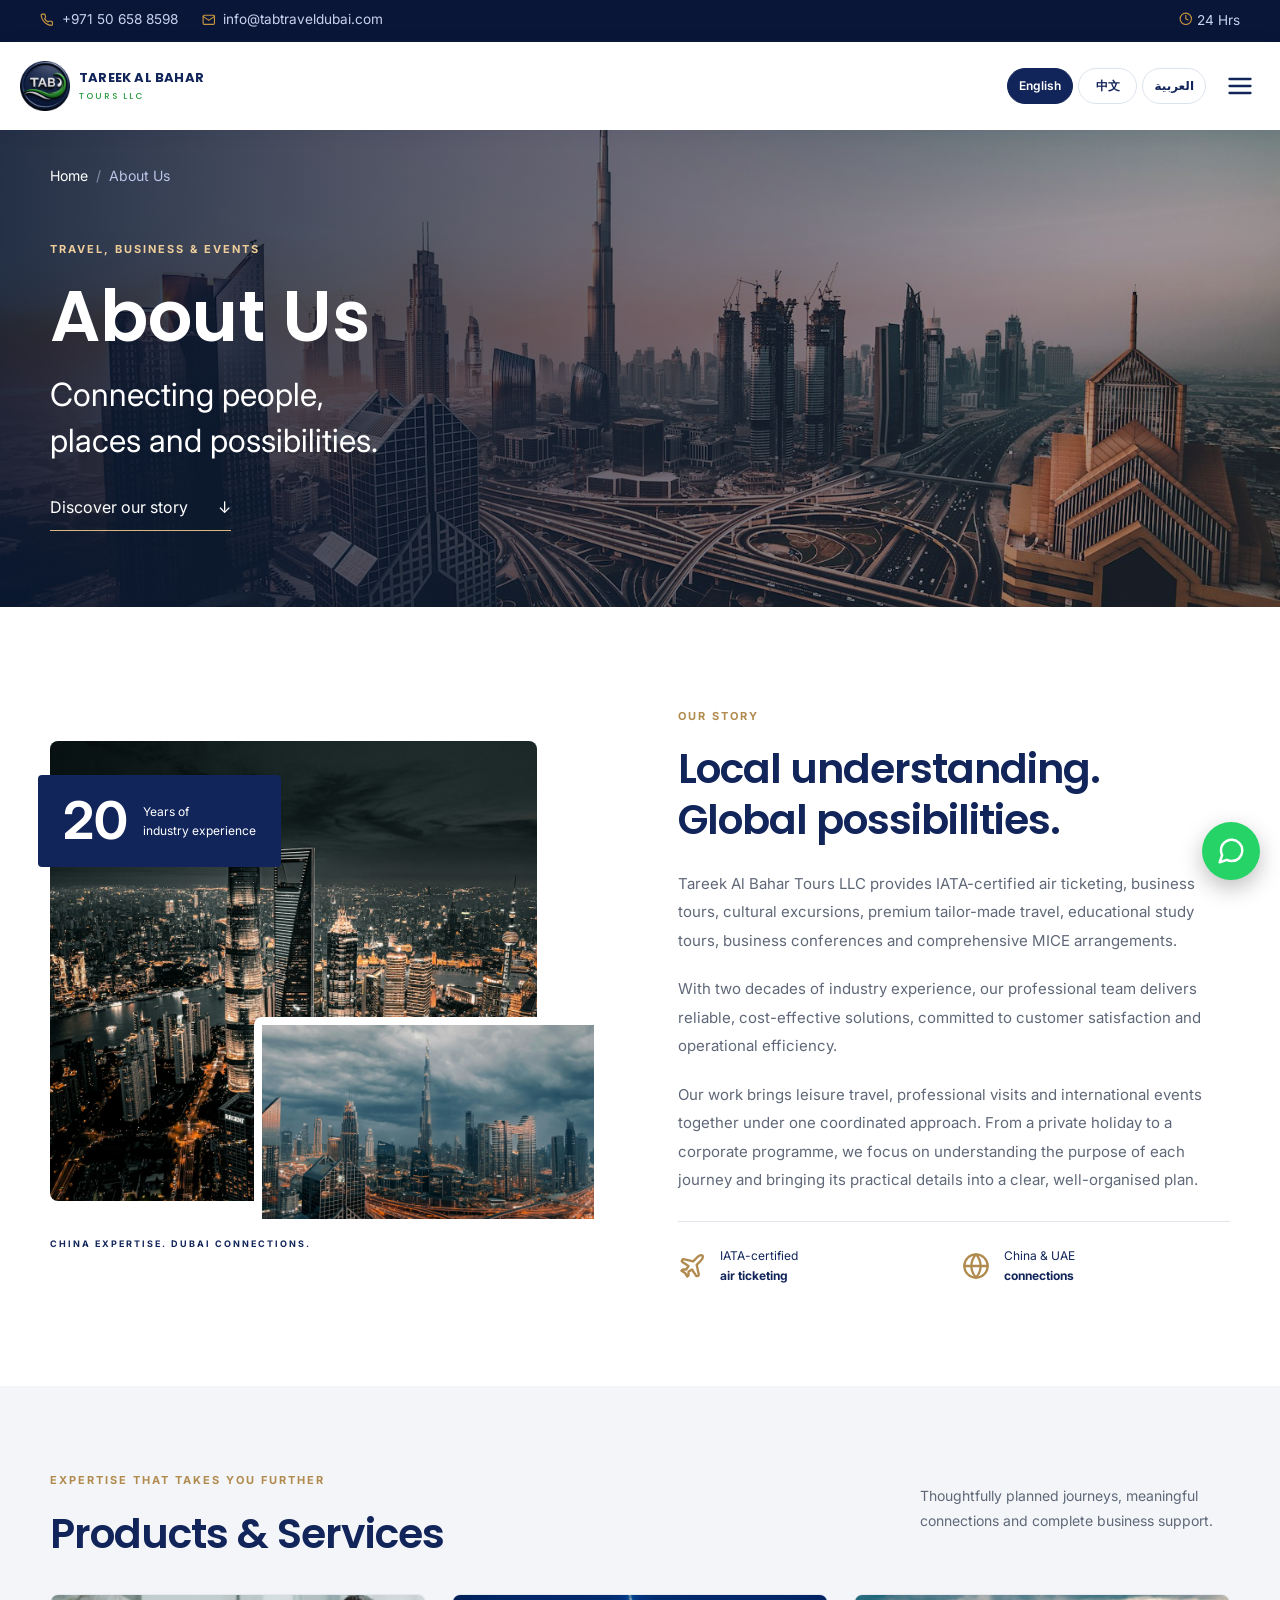
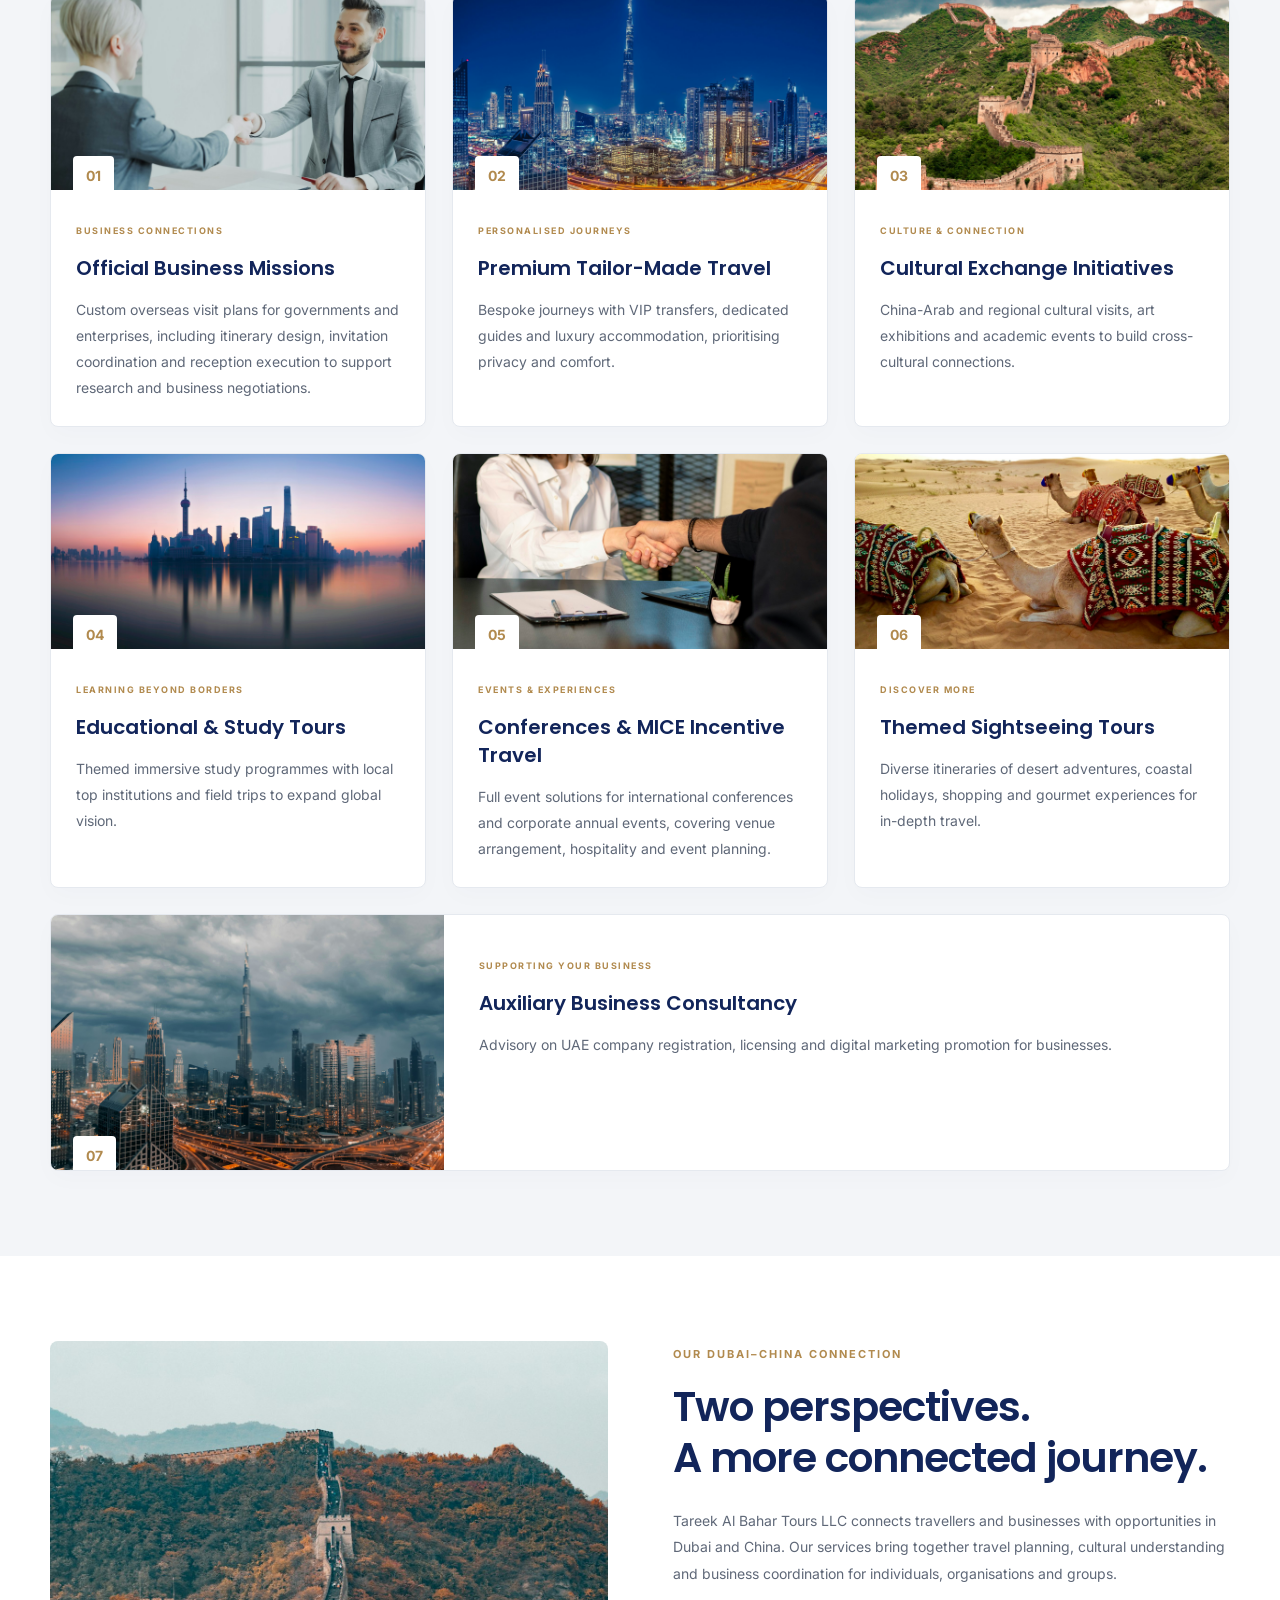
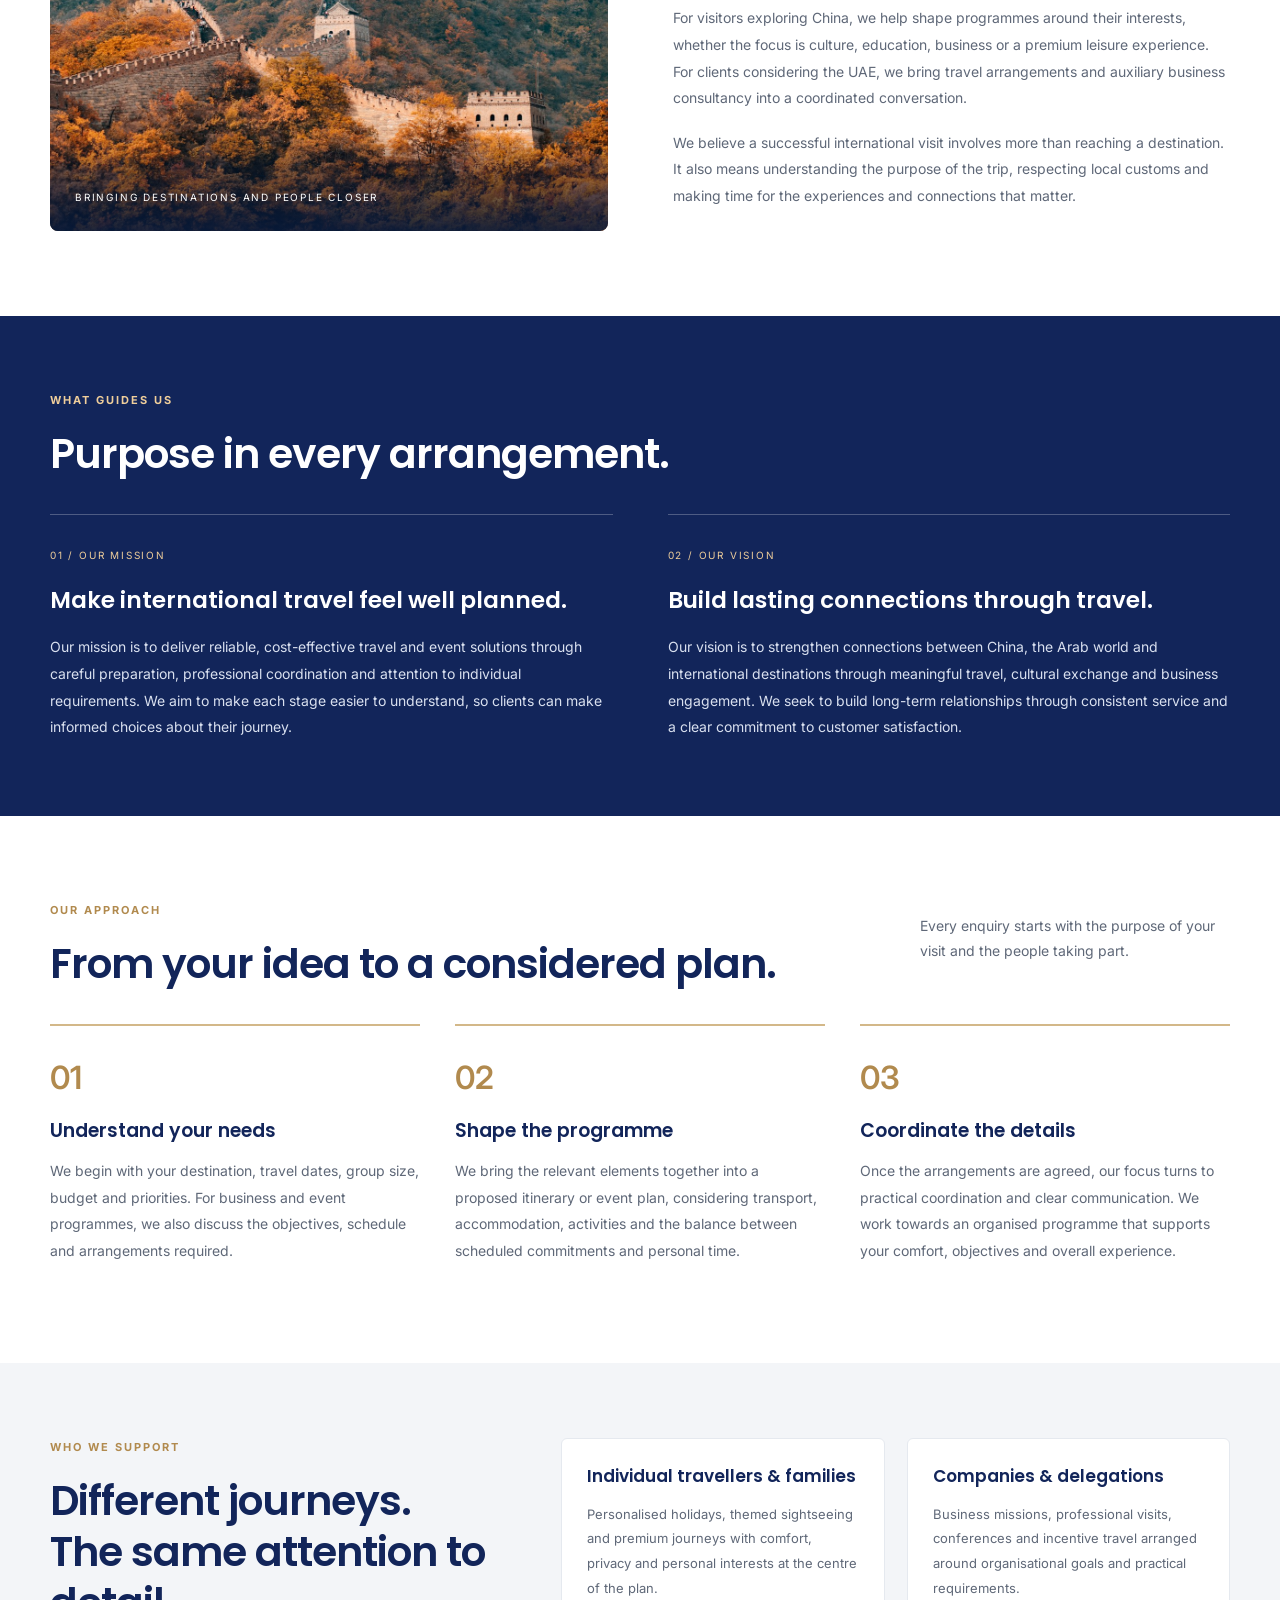
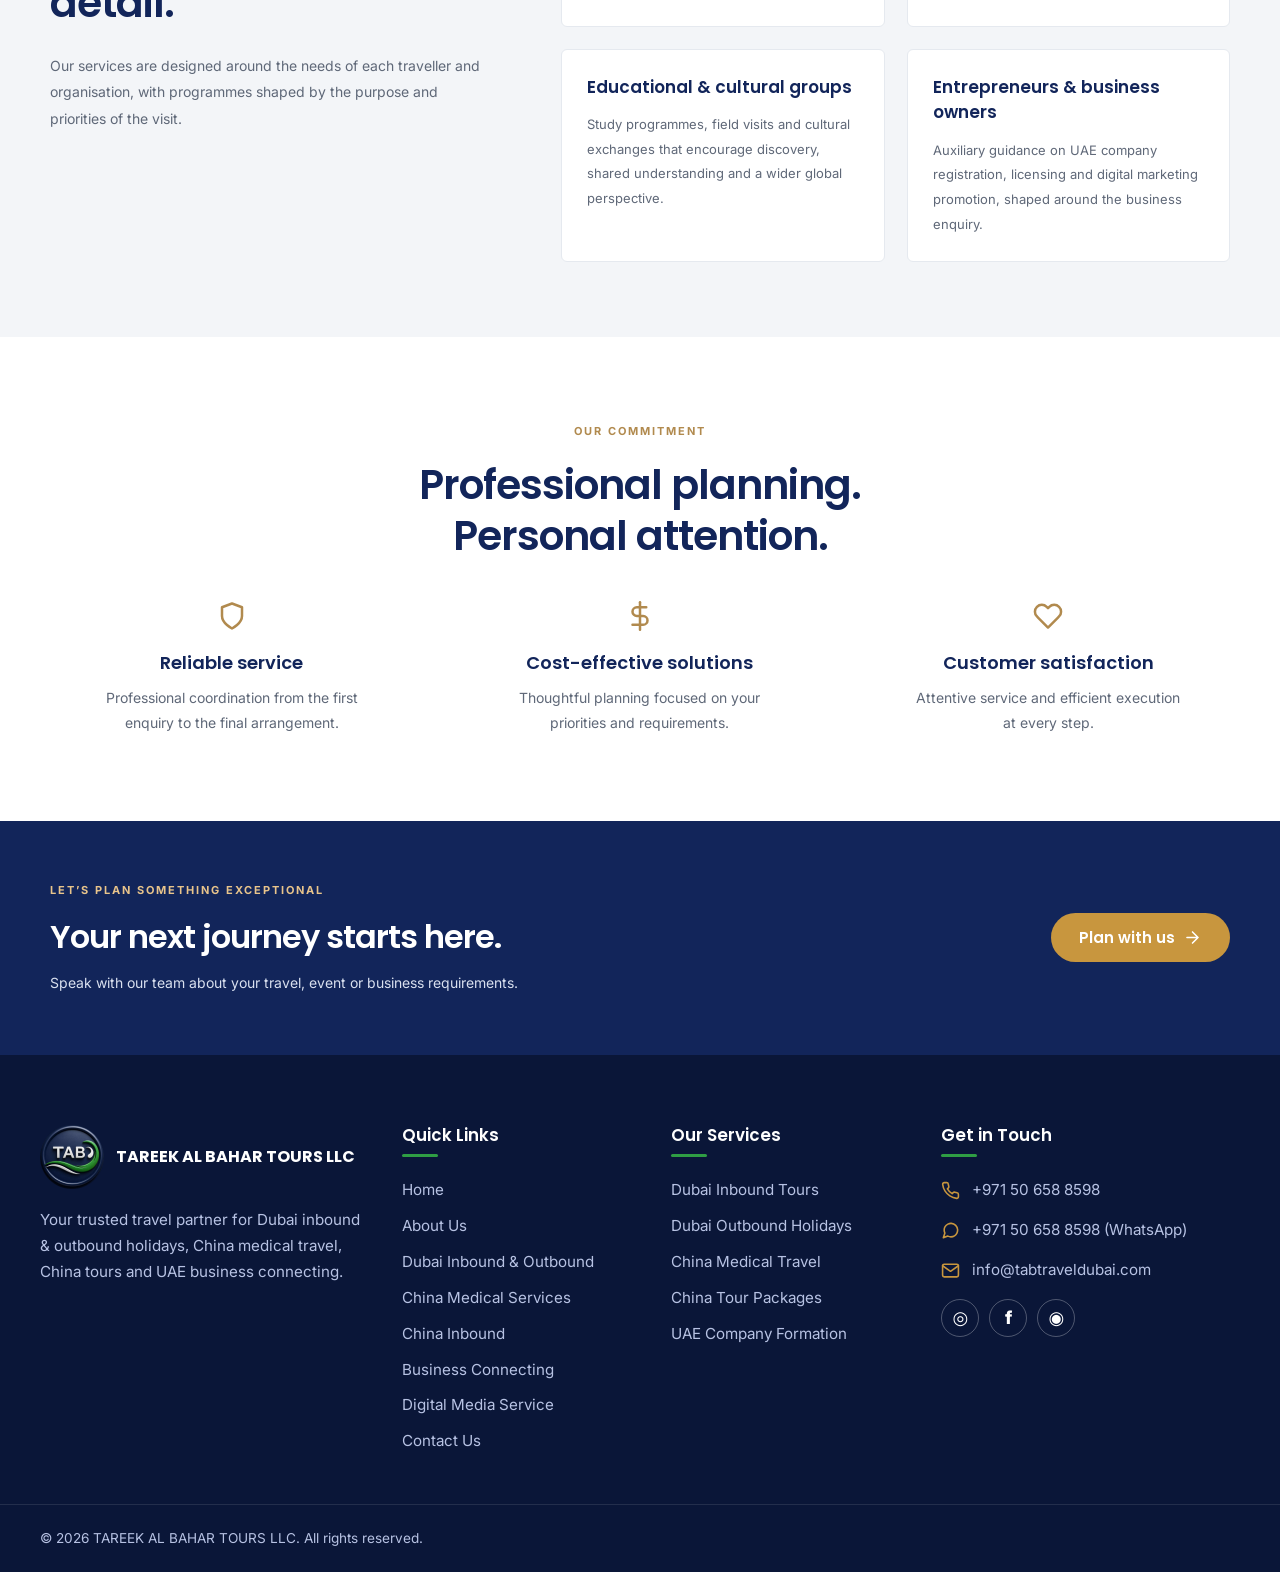
<file: about-us/index.html>
<!DOCTYPE html>

<html lang="en">
<head>
<meta charset="utf-8"/>
<meta content="width=device-width, initial-scale=1" name="viewport"/>
<title>About Us | TAREEK AL BAHAR TOURS LLC Dubai</title>
<meta content="Discover Tareek Al Bahar Tours LLC: two decades of expertise in tailor-made travel, business missions and MICE." name="description"/>
<link href="https://www.tareekalbahartours.com/about-us/" rel="canonical"/>
<meta content="#12255a" name="theme-color"/>
<meta content="website" property="og:type"/>
<meta content="TAREEK AL BAHAR TOURS LLC" property="og:site_name"/>
<meta content="About Us | TAREEK AL BAHAR TOURS LLC Dubai" property="og:title"/>
<meta content="Discover Tareek Al Bahar Tours LLC: two decades of expertise in tailor-made travel, business missions and MICE." property="og:description"/>
<meta content="https://www.tareekalbahartours.com/about-us/" property="og:url"/>
<meta content="https://www.tareekalbahartours.com/assets/img/business-meeting.jpg" property="og:image"/>
<meta content="summary_large_image" name="twitter:card"/>
<link href="../assets/img/favicon.png" rel="icon" type="image/png"/>
<link href="../assets/img/apple-touch-icon.png" rel="apple-touch-icon"/>
<link href="https://fonts.googleapis.com" rel="preconnect"/>
<link crossorigin="" href="https://fonts.gstatic.com" rel="preconnect"/>
<link href="https://fonts.googleapis.com/css2?family=Inter:wght@400;500;600&amp;family=Poppins:wght@500;600;700&amp;display=swap" rel="stylesheet"/>
<link href="../assets/css/style.css" rel="stylesheet"/>
<script type="application/ld+json">
{
  "@context": "https://schema.org",
  "@type": "BreadcrumbList",
  "itemListElement": [
    {"@type": "ListItem", "position": 1, "name": "Home", "item": "https://www.tareekalbahartours.com/"},
    {"@type": "ListItem", "position": 2, "name": "About Us", "item": "https://www.tareekalbahartours.com/about-us/"}
  ]
}
</script>
<link href="../assets/css/about-premium.css" rel="stylesheet"/>
</head>
<body>
<svg aria-hidden="true" style="display:none" xmlns="http://www.w3.org/2000/svg"><symbol id="i-phone" viewbox="0 0 24 24"><path d="M22 16.92v3a2 2 0 0 1-2.18 2 19.79 19.79 0 0 1-8.63-3.07 19.5 19.5 0 0 1-6-6 19.79 19.79 0 0 1-3.07-8.67A2 2 0 0 1 4.11 2h3a2 2 0 0 1 2 1.72 12.84 12.84 0 0 0 .7 2.81 2 2 0 0 1-.45 2.11L8.09 9.91a16 16 0 0 0 6 6l1.27-1.27a2 2 0 0 1 2.11-.45 12.84 12.84 0 0 0 2.81.7A2 2 0 0 1 22 16.92z"></path></symbol><symbol id="i-mail" viewbox="0 0 24 24"><path d="M4 4h16a2 2 0 0 1 2 2v12a2 2 0 0 1-2 2H4a2 2 0 0 1-2-2V6a2 2 0 0 1 2-2z"></path><path d="M22 6l-10 7L2 6"></path></symbol><symbol id="i-pin" viewbox="0 0 24 24"><path d="M21 10c0 7-9 13-9 13s-9-6-9-13a9 9 0 0 1 18 0z"></path><circle cx="12" cy="10" r="3"></circle></symbol><symbol id="i-clock" viewbox="0 0 24 24"><circle cx="12" cy="12" r="10"></circle><path d="M12 6v6l4 2"></path></symbol><symbol id="i-check" viewbox="0 0 24 24"><path d="M20 6L9 17l-5-5"></path></symbol><symbol id="i-arrow" viewbox="0 0 24 24"><path d="M5 12h14M12 5l7 7-7 7"></path></symbol><symbol id="i-globe" viewbox="0 0 24 24"><circle cx="12" cy="12" r="10"></circle><path d="M2 12h20"></path><path d="M12 2a15.3 15.3 0 0 1 4 10 15.3 15.3 0 0 1-4 10 15.3 15.3 0 0 1-4-10 15.3 15.3 0 0 1 4-10z"></path></symbol><symbol id="i-briefcase" viewbox="0 0 24 24"><rect height="14" rx="2" width="20" x="2" y="7"></rect><path d="M16 21V5a2 2 0 0 0-2-2h-4a2 2 0 0 0-2 2v16"></path></symbol><symbol id="i-heart" viewbox="0 0 24 24"><path d="M20.84 4.61a5.5 5.5 0 0 0-7.78 0L12 5.67l-1.06-1.06a5.5 5.5 0 0 0-7.78 7.78l1.06 1.06L12 21.23l7.78-7.78 1.06-1.06a5.5 5.5 0 0 0 0-7.78z"></path></symbol><symbol id="i-shield" viewbox="0 0 24 24"><path d="M12 22s8-4 8-10V5l-8-3-8 3v7c0 6 8 10 8 10z"></path></symbol><symbol id="i-users" viewbox="0 0 24 24"><path d="M17 21v-2a4 4 0 0 0-4-4H5a4 4 0 0 0-4 4v2"></path><circle cx="9" cy="7" r="4"></circle><path d="M23 21v-2a4 4 0 0 0-3-3.87"></path><path d="M16 3.13a4 4 0 0 1 0 7.75"></path></symbol><symbol id="i-star" viewbox="0 0 24 24"><polygon points="12 2 15.09 8.26 22 9.27 17 14.14 18.18 21.02 12 17.77 5.82 21.02 7 14.14 2 9.27 8.91 8.26 12 2"></polygon></symbol><symbol id="i-file" viewbox="0 0 24 24"><path d="M14 2H6a2 2 0 0 0-2 2v16a2 2 0 0 0 2 2h12a2 2 0 0 0 2-2V8z"></path><path d="M14 2v6h6"></path><path d="M16 13H8"></path><path d="M16 17H8"></path><path d="M10 9H8"></path></symbol><symbol id="i-send" viewbox="0 0 24 24"><path d="M22 2L11 13"></path><path d="M22 2l-7 20-4-9-9-4 20-7z"></path></symbol><symbol id="i-compass" viewbox="0 0 24 24"><circle cx="12" cy="12" r="10"></circle><polygon points="16.24 7.76 14.12 14.12 7.76 16.24 9.88 9.88 16.24 7.76"></polygon></symbol><symbol id="i-home" viewbox="0 0 24 24"><path d="M3 9l9-7 9 7v11a2 2 0 0 1-2 2H5a2 2 0 0 1-2-2z"></path><path d="M9 22V12h6v10"></path></symbol><symbol id="i-nav" viewbox="0 0 24 24"><polygon points="3 11 22 2 13 21 11 13 3 11"></polygon></symbol><symbol id="i-sun" viewbox="0 0 24 24"><circle cx="12" cy="12" r="5"></circle><path d="M12 1v2M12 21v2M4.22 4.22l1.42 1.42M18.36 18.36l1.42 1.42M1 12h2M21 12h2M4.22 19.78l1.42-1.42M18.36 5.64l1.42-1.42"></path></symbol><symbol id="i-award" viewbox="0 0 24 24"><circle cx="12" cy="8" r="7"></circle><path d="M8.21 13.89L7 23l5-3 5 3-1.21-9.12"></path></symbol><symbol id="i-headset" viewbox="0 0 24 24"><path d="M3 18v-6a9 9 0 0 1 18 0v6"></path><path d="M21 19a2 2 0 0 1-2 2h-1a2 2 0 0 1-2-2v-3a2 2 0 0 1 2-2h3zM3 19a2 2 0 0 0 2 2h1a2 2 0 0 0 2-2v-3a2 2 0 0 0-2-2H3z"></path></symbol><symbol id="i-dollar" viewbox="0 0 24 24"><path d="M12 1v22"></path><path d="M17 5H9.5a3.5 3.5 0 0 0 0 7h5a3.5 3.5 0 0 1 0 7H6"></path></symbol><symbol id="i-chat" viewbox="0 0 24 24"><path d="M21 11.5a8.38 8.38 0 0 1-.9 3.8 8.5 8.5 0 0 1-7.6 4.7 8.38 8.38 0 0 1-3.8-.9L3 21l1.9-5.7a8.38 8.38 0 0 1-.9-3.8 8.5 8.5 0 0 1 4.7-7.6 8.38 8.38 0 0 1 3.8-.9h.5a8.48 8.48 0 0 1 8 8v.5z"></path></symbol><symbol id="i-menu" viewbox="0 0 24 24"><path d="M3 12h18M3 6h18M3 18h18"></path></symbol><symbol id="i-building" viewbox="0 0 24 24"><rect height="20" rx="2" width="16" x="4" y="2"></rect><path d="M9 22v-4h6v4"></path><path d="M8 6h.01M12 6h.01M16 6h.01M8 10h.01M12 10h.01M16 10h.01M8 14h.01M12 14h.01M16 14h.01"></path></symbol><symbol id="i-clipboard" viewbox="0 0 24 24"><path d="M16 4h2a2 2 0 0 1 2 2v14a2 2 0 0 1-2 2H6a2 2 0 0 1-2-2V6a2 2 0 0 1 2-2h2"></path><rect height="4" rx="1" width="8" x="8" y="2"></rect></symbol><symbol id="i-map" viewbox="0 0 24 24"><path d="M1 6v16l7-4 8 4 7-4V2l-7 4-8-4-7 4z"></path><path d="M8 2v16"></path><path d="M16 6v16"></path></symbol><symbol id="i-calendar" viewbox="0 0 24 24"><rect height="18" rx="2" width="18" x="3" y="4"></rect><path d="M16 2v4M8 2v4M3 10h18"></path></symbol><symbol id="i-plane" viewbox="0 0 24 24"><path d="M17.8 19.2L16 11l3.5-3.5C21 6 21.5 4 21 3c-1-.5-3 0-4.5 1.5L13 8 4.8 6.2c-.5-.1-.9.1-1.1.5l-.3.5c-.2.5-.1 1 .3 1.3L9 12l-2 3H4l-1 1 3 2 2 3 1-1v-3l3-2 3.5 5.3c.3.4.8.5 1.3.3l.5-.2c.4-.3.6-.7.5-1.2z"></path></symbol><symbol id="i-stetho" viewbox="0 0 24 24"><path d="M4.8 2.3A.3.3 0 1 0 5 2H4a2 2 0 0 0-2 2v5a6 6 0 0 0 6 6 6 6 0 0 0 6-6V4a2 2 0 0 0-2-2h-1a.2.2 0 1 0 .3.3"></path><path d="M8 15v1a6 6 0 0 0 6 6 6 6 0 0 0 6-6v-4"></path><circle cx="20" cy="10" r="2"></circle></symbol><symbol id="i-translate" viewbox="0 0 24 24"><path d="M5 8l6 6"></path><path d="M4 14l6-6 2-3"></path><path d="M2 5h12"></path><path d="M7 2h1"></path><path d="M22 22l-5-10-5 10"></path><path d="M14 18h6"></path></symbol><symbol id="i-bed" viewbox="0 0 24 24"><path d="M2 4v16"></path><path d="M2 8h18a2 2 0 0 1 2 2v10"></path><path d="M2 17h20"></path><path d="M6 8v9"></path></symbol></svg>
<a class="skip-link" href="#main">Skip to content</a>
<div id="site-header"><div class="topbar">
<div class="container topbar__inner">
<ul class="topbar__list">
<li><a href="tel:+971506588598"><svg aria-hidden="true" class="icon"><use href="#i-phone"></use></svg> +971 50 658 8598</a></li>
<li><a href="mailto:info@tabtraveldubai.com"><svg aria-hidden="true" class="icon"><use href="#i-mail"></use></svg> info@tabtraveldubai.com</a></li>
</ul>
<ul class="topbar__list topbar__list--right">
<li><svg aria-hidden="true" class="icon"><use href="#i-clock"></use></svg> 24 Hrs</li>
</ul>
</div>
</div>
<header class="site-header">
<div class="container site-header__inner">
<a aria-label="TAREEK AL BAHAR TOURS LLC – home" class="brand" href="../index.html">
<img alt="TAREEK AL BAHAR TOURS logo" height="512" src="../assets/img/logo.png" width="512"/>
<span class="brand__name">TAREEK AL BAHAR<small>TOURS LLC</small></span>
</a>
<nav aria-label="Main navigation" class="main-nav" id="main-nav">
<ul class="main-nav__list"><li><a href="../index.html">Home</a></li><li><a aria-current="page" href="../about-us/index.html">About Us</a></li><li><a href="../dubai-inbound-outbound/index.html">Dubai Inbound &amp; Outbound</a></li><li><a href="../china-medical-services/index.html">China Medical Services</a></li><li><a href="../china-inbound/index.html">China Inbound</a></li><li><a href="../business-connecting/index.html">Business Connecting</a></li><li><a href="../digital-media-service/index.html">Digital Media Service</a></li><li><a href="../contact-us/index.html">Contact Us</a></li></ul>
</nav>
<div class="header-cta">
<a class="btn btn--primary btn--sm" href="../contact-us/index.html">Send Inquiry</a>
<button aria-controls="main-nav" aria-expanded="false" aria-label="Toggle menu" class="nav-toggle" type="button"><svg aria-hidden="true" class="icon"><use href="#i-menu"></use></svg></button>
</div>
<div class="lang-switcher notranslate" role="group" aria-label="Choose website language" translate="no"><button class="lang-option is-active" data-lang="en" lang="en" aria-pressed="true" type="button">English</button><button class="lang-option" data-lang="zh" lang="zh-CN" aria-pressed="false" type="button">中文</button><button class="lang-option" data-lang="ar" lang="ar" aria-pressed="false" type="button">العربية</button></div>
</div>
</header></div>
<main id="main" class="about-premium">
<section class="ab-hero"><div class="container"><ol aria-label="Breadcrumb" class="breadcrumb"><li><a href="../index.html">Home</a></li><li aria-current="page">About Us</li></ol><span class="ab-kicker">TRAVEL, BUSINESS &amp; EVENTS</span><h1>About Us</h1><p>Connecting people,<br>places and possibilities.</p><a href="#our-story" class="ab-link">Discover our story <span aria-hidden="true">↓</span></a></div></section>
<section id="our-story" class="ab-story container"><div class="ab-collage"><img class="ab-china" src="../assets/img/china-shanghai-night.jpg" alt="Shanghai skyline at night, China" width="650" height="740"><img class="ab-dubai" src="../assets/img/dubai-skyline.jpg" alt="Dubai skyline, United Arab Emirates" width="420" height="320" loading="lazy"><div class="ab-experience"><strong>20</strong><span>Years of<br>industry experience</span></div><span class="ab-image-label">CHINA EXPERTISE. DUBAI CONNECTIONS.</span></div><div class="ab-story-copy"><span class="ab-kicker">OUR STORY</span><h2>Local understanding.<br>Global possibilities.</h2><p>Tareek Al Bahar Tours LLC provides IATA-certified air ticketing, business tours, cultural excursions, premium tailor-made travel, educational study tours, business conferences and comprehensive MICE arrangements.</p><p>With two decades of industry experience, our professional team delivers reliable, cost-effective solutions, committed to customer satisfaction and operational efficiency.</p><p>Our work brings leisure travel, professional visits and international events together under one coordinated approach. From a private holiday to a corporate programme, we focus on understanding the purpose of each journey and bringing its practical details into a clear, well-organised plan.</p><div class="ab-highlights"><div><svg class="icon" aria-hidden="true"><use href="#i-plane"></use></svg><span>IATA-certified<br><b>air ticketing</b></span></div><div><svg class="icon" aria-hidden="true"><use href="#i-globe"></use></svg><span>China &amp; UAE<br><b>connections</b></span></div></div></div></section>
<section class="ab-services" aria-labelledby="services-heading"><div class="container"><div class="ab-section-head"><div><span class="ab-kicker">EXPERTISE THAT TAKES YOU FURTHER</span><h2 id="services-heading">Products &amp; Services</h2></div><p>Thoughtfully planned journeys, meaningful connections and complete business support.</p></div><div class="ab-grid"><article class="ab-card"><div class="ab-card-photo"><img src="../assets/img/business-meeting.jpg" alt="Business delegates meeting around a conference table" loading="lazy" width="640" height="400"><span class="ab-number">01</span></div><div class="ab-card-body"><span class="ab-card-tag">BUSINESS CONNECTIONS</span><h3>Official Business Missions</h3><p>Custom overseas visit plans for governments and enterprises, including itinerary design, invitation coordination and reception execution to support research and business negotiations.</p></div></article><article class="ab-card"><div class="ab-card-photo"><img src="../assets/img/dubai-night.jpg" alt="Dubai skyline illuminated at night" loading="lazy" width="640" height="400"><span class="ab-number">02</span></div><div class="ab-card-body"><span class="ab-card-tag">PERSONALISED JOURNEYS</span><h3>Premium Tailor-Made Travel</h3><p>Bespoke journeys with VIP transfers, dedicated guides and luxury accommodation, prioritising privacy and comfort.</p></div></article><article class="ab-card"><div class="ab-card-photo"><img src="../assets/img/china-wall-green.jpg" alt="The Great Wall surrounded by green Chinese landscapes" loading="lazy" width="640" height="400"><span class="ab-number">03</span></div><div class="ab-card-body"><span class="ab-card-tag">CULTURE &amp; CONNECTION</span><h3>Cultural Exchange Initiatives</h3><p>China-Arab and regional cultural visits, art exhibitions and academic events to build cross-cultural connections.</p></div></article><article class="ab-card"><div class="ab-card-photo"><img src="../assets/img/china-shanghai.jpg" alt="Shanghai cityscape in China" loading="lazy" width="640" height="400"><span class="ab-number">04</span></div><div class="ab-card-body"><span class="ab-card-tag">LEARNING BEYOND BORDERS</span><h3>Educational &amp; Study Tours</h3><p>Themed immersive study programmes with local top institutions and field trips to expand global vision.</p></div></article><article class="ab-card"><div class="ab-card-photo"><img src="../assets/img/business-handshake.jpg" alt="Business professionals greeting each other" loading="lazy" width="640" height="400"><span class="ab-number">05</span></div><div class="ab-card-body"><span class="ab-card-tag">EVENTS &amp; EXPERIENCES</span><h3>Conferences &amp; MICE Incentive Travel</h3><p>Full event solutions for international conferences and corporate annual events, covering venue arrangement, hospitality and event planning.</p></div></article><article class="ab-card"><div class="ab-card-photo"><img src="../assets/img/dubai-desert.jpg" alt="Golden dunes in the Dubai desert" loading="lazy" width="640" height="400"><span class="ab-number">06</span></div><div class="ab-card-body"><span class="ab-card-tag">DISCOVER MORE</span><h3>Themed Sightseeing Tours</h3><p>Diverse itineraries of desert adventures, coastal holidays, shopping and gourmet experiences for in-depth travel.</p></div></article><article class="ab-card"><div class="ab-card-photo"><img src="../assets/img/dubai-skyline.jpg" alt="Dubai skyline and business district" loading="lazy" width="640" height="400"><span class="ab-number">07</span></div><div class="ab-card-body"><span class="ab-card-tag">SUPPORTING YOUR BUSINESS</span><h3>Auxiliary Business Consultancy</h3><p>Advisory on UAE company registration, licensing and digital marketing promotion for businesses.</p></div></article></div></div></section>
<section class="ab-more container" aria-labelledby="connections-title"><div class="ab-more-image"><img src="../assets/img/china-wall.jpg" alt="The Great Wall winding through the mountains of China" width="700" height="550" loading="lazy"><span>BRINGING DESTINATIONS AND PEOPLE CLOSER</span></div><div class="ab-more-copy"><span class="ab-kicker">OUR DUBAI–CHINA CONNECTION</span><h2 id="connections-title">Two perspectives.<br>A more connected journey.</h2><p>Tareek Al Bahar Tours LLC connects travellers and businesses with opportunities in Dubai and China. Our services bring together travel planning, cultural understanding and business coordination for individuals, organisations and groups.</p><p>For visitors exploring China, we help shape programmes around their interests, whether the focus is culture, education, business or a premium leisure experience. For clients considering the UAE, we bring travel arrangements and auxiliary business consultancy into a coordinated conversation.</p><p>We believe a successful international visit involves more than reaching a destination. It also means understanding the purpose of the trip, respecting local customs and making time for the experiences and connections that matter.</p></div></section>
<section class="ab-purpose"><div class="container"><span class="ab-kicker">WHAT GUIDES US</span><h2>Purpose in every arrangement.</h2><div class="ab-purpose-grid"><article><span>01 / OUR MISSION</span><h3>Make international travel feel well planned.</h3><p>Our mission is to deliver reliable, cost-effective travel and event solutions through careful preparation, professional coordination and attention to individual requirements. We aim to make each stage easier to understand, so clients can make informed choices about their journey.</p></article><article><span>02 / OUR VISION</span><h3>Build lasting connections through travel.</h3><p>Our vision is to strengthen connections between China, the Arab world and international destinations through meaningful travel, cultural exchange and business engagement. We seek to build long-term relationships through consistent service and a clear commitment to customer satisfaction.</p></article></div></div></section>
<section class="ab-process container" aria-labelledby="process-title"><div class="ab-section-head"><div><span class="ab-kicker">OUR APPROACH</span><h2 id="process-title">From your idea to a considered plan.</h2></div><p>Every enquiry starts with the purpose of your visit and the people taking part.</p></div><div class="ab-process-grid"><article><span>01</span><h3>Understand your needs</h3><p>We begin with your destination, travel dates, group size, budget and priorities. For business and event programmes, we also discuss the objectives, schedule and arrangements required.</p></article><article><span>02</span><h3>Shape the programme</h3><p>We bring the relevant elements together into a proposed itinerary or event plan, considering transport, accommodation, activities and the balance between scheduled commitments and personal time.</p></article><article><span>03</span><h3>Coordinate the details</h3><p>Once the arrangements are agreed, our focus turns to practical coordination and clear communication. We work towards an organised programme that supports your comfort, objectives and overall experience.</p></article></div></section>
<section class="ab-audience"><div class="container"><div><span class="ab-kicker">WHO WE SUPPORT</span><h2>Different journeys.<br>The same attention to detail.</h2><p>Our services are designed around the needs of each traveller and organisation, with programmes shaped by the purpose and priorities of the visit.</p></div><div class="ab-audience-grid"><article><h3>Individual travellers &amp; families</h3><p>Personalised holidays, themed sightseeing and premium journeys with comfort, privacy and personal interests at the centre of the plan.</p></article><article><h3>Companies &amp; delegations</h3><p>Business missions, professional visits, conferences and incentive travel arranged around organisational goals and practical requirements.</p></article><article><h3>Educational &amp; cultural groups</h3><p>Study programmes, field visits and cultural exchanges that encourage discovery, shared understanding and a wider global perspective.</p></article><article><h3>Entrepreneurs &amp; business owners</h3><p>Auxiliary guidance on UAE company registration, licensing and digital marketing promotion, shaped around the business enquiry.</p></article></div></div></section>
<section class="ab-promise container"><span class="ab-kicker">OUR COMMITMENT</span><h2>Professional planning.<br>Personal attention.</h2><div class="ab-value-grid"><div><svg class="icon" aria-hidden="true"><use href="#i-shield"></use></svg><h3>Reliable service</h3><p>Professional coordination from the first enquiry to the final arrangement.</p></div><div><svg class="icon" aria-hidden="true"><use href="#i-dollar"></use></svg><h3>Cost-effective solutions</h3><p>Thoughtful planning focused on your priorities and requirements.</p></div><div><svg class="icon" aria-hidden="true"><use href="#i-heart"></use></svg><h3>Customer satisfaction</h3><p>Attentive service and efficient execution at every step.</p></div></div></section><section class="ab-cta"><div class="container"><div><span class="ab-kicker">LET’S PLAN SOMETHING EXCEPTIONAL</span><h2>Your next journey starts here.</h2><p>Speak with our team about your travel, event or business requirements.</p></div><a class="btn btn--primary" href="../contact-us/index.html">Plan with us <svg aria-hidden="true" class="icon"><use href="#i-arrow"></use></svg></a></div></section></main>
<div id="site-footer"><footer class="site-footer">
<div class="container footer-grid">
<div>
<div class="footer-brand">
<img alt="TAREEK AL BAHAR TOURS logo" height="512" loading="lazy" src="../assets/img/logo.png" width="512"/>
<span>TAREEK AL BAHAR TOURS LLC</span>
</div>
<p>Your trusted travel partner for Dubai inbound &amp; outbound holidays, China medical travel, China tours and UAE business connecting.</p>
</div>
<div>
<h3>Quick Links</h3>
<ul class="footer-links"><li><a href="../index.html">Home</a></li><li><a href="../about-us/index.html">About Us</a></li><li><a href="../dubai-inbound-outbound/index.html">Dubai Inbound &amp; Outbound</a></li><li><a href="../china-medical-services/index.html">China Medical Services</a></li><li><a href="../china-inbound/index.html">China Inbound</a></li><li><a href="../business-connecting/index.html">Business Connecting</a></li><li><a href="../digital-media-service/index.html">Digital Media Service</a></li><li><a href="../contact-us/index.html">Contact Us</a></li></ul>
</div>
<div>
<h3>Our Services</h3>
<ul class="footer-links">
<li><a href="../dubai-inbound-outbound/index.html#inbound">Dubai Inbound Tours</a></li>
<li><a href="../dubai-inbound-outbound/index.html#outbound">Dubai Outbound Holidays</a></li>
<li><a href="../china-medical-services/index.html">China Medical Travel</a></li>
<li><a href="../china-inbound/index.html">China Tour Packages</a></li>
<li><a href="../business-connecting/index.html">UAE Company Formation</a></li>
</ul>
</div>
<div>
<h3>Get in Touch</h3>
<ul class="footer-contact">

<li><svg aria-hidden="true" class="icon"><use href="#i-phone"></use></svg> <a href="tel:+971506588598">+971 50 658 8598</a></li>
<li><svg aria-hidden="true" class="icon"><use href="#i-chat"></use></svg> <a href="https://wa.me/971506588598" rel="noopener">+971 50 658 8598 (WhatsApp)</a></li>
<li><svg aria-hidden="true" class="icon"><use href="#i-mail"></use></svg> <a href="mailto:info@tabtraveldubai.com">info@tabtraveldubai.com</a></li>
</ul>
<div aria-label="Social media" class="footer-social">
<a aria-label="Instagram" href="https://www.instagram.com/tareekalbahartours?utm_source=qr&amp;stkn=MTVqbTQ5ZHkzc3pwcg%3D%3D" rel="noopener" target="_blank" title="Instagram"><span aria-hidden="true">◎</span></a>
<a aria-label="Facebook" href="https://www.facebook.com/profile.php?id=61575330358306&amp;sk=reels_tab" rel="noopener" target="_blank" title="Facebook"><span aria-hidden="true">f</span></a>
<a aria-label="Snapchat" href="https://www.snapchat.com/@tareekalbahar?share_id=qmHaPiD9VFw&amp;locale=en-GB" rel="noopener" target="_blank" title="Snapchat"><span aria-hidden="true">◉</span></a>
</div>
</div>
</div>
<div class="footer-bottom">
<div class="container footer-bottom__inner">
<span>© 2026 TAREEK AL BAHAR TOURS LLC. All rights reserved.</span>
</div>
</div>
</footer>
<a aria-label="Chat with us on WhatsApp" class="whatsapp-float" href="https://wa.me/971506588598" rel="noopener"><svg aria-hidden="true" class="icon"><use href="#i-chat"></use></svg></a></div>
<script defer="" src="../assets/js/components.js?v=media-20261008-2"></script>
<script defer="" src="../assets/js/main.js"></script>
<div aria-hidden="true" id="google_translate_element"></div><script src="https://translate.google.com/translate_a/element.js?cb=googleTranslateElementInit"></script></body>
</html>
</file>
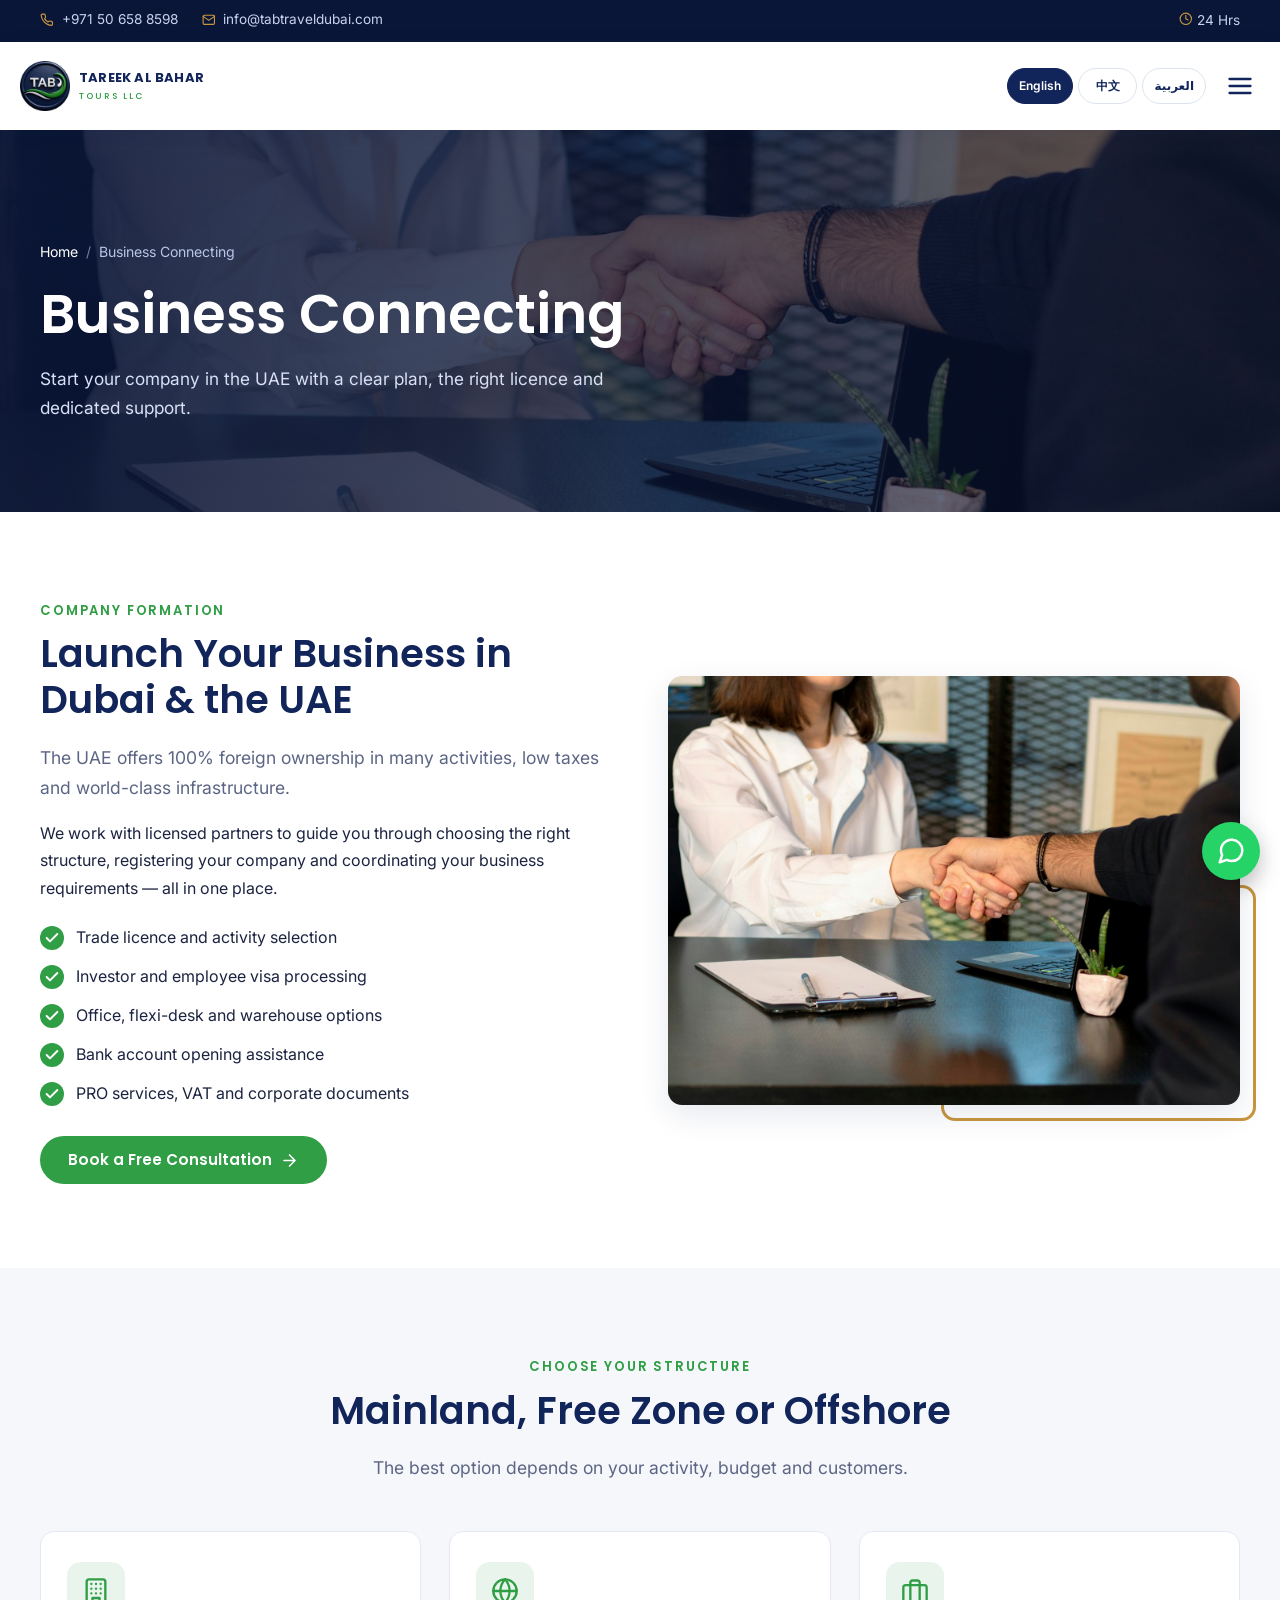
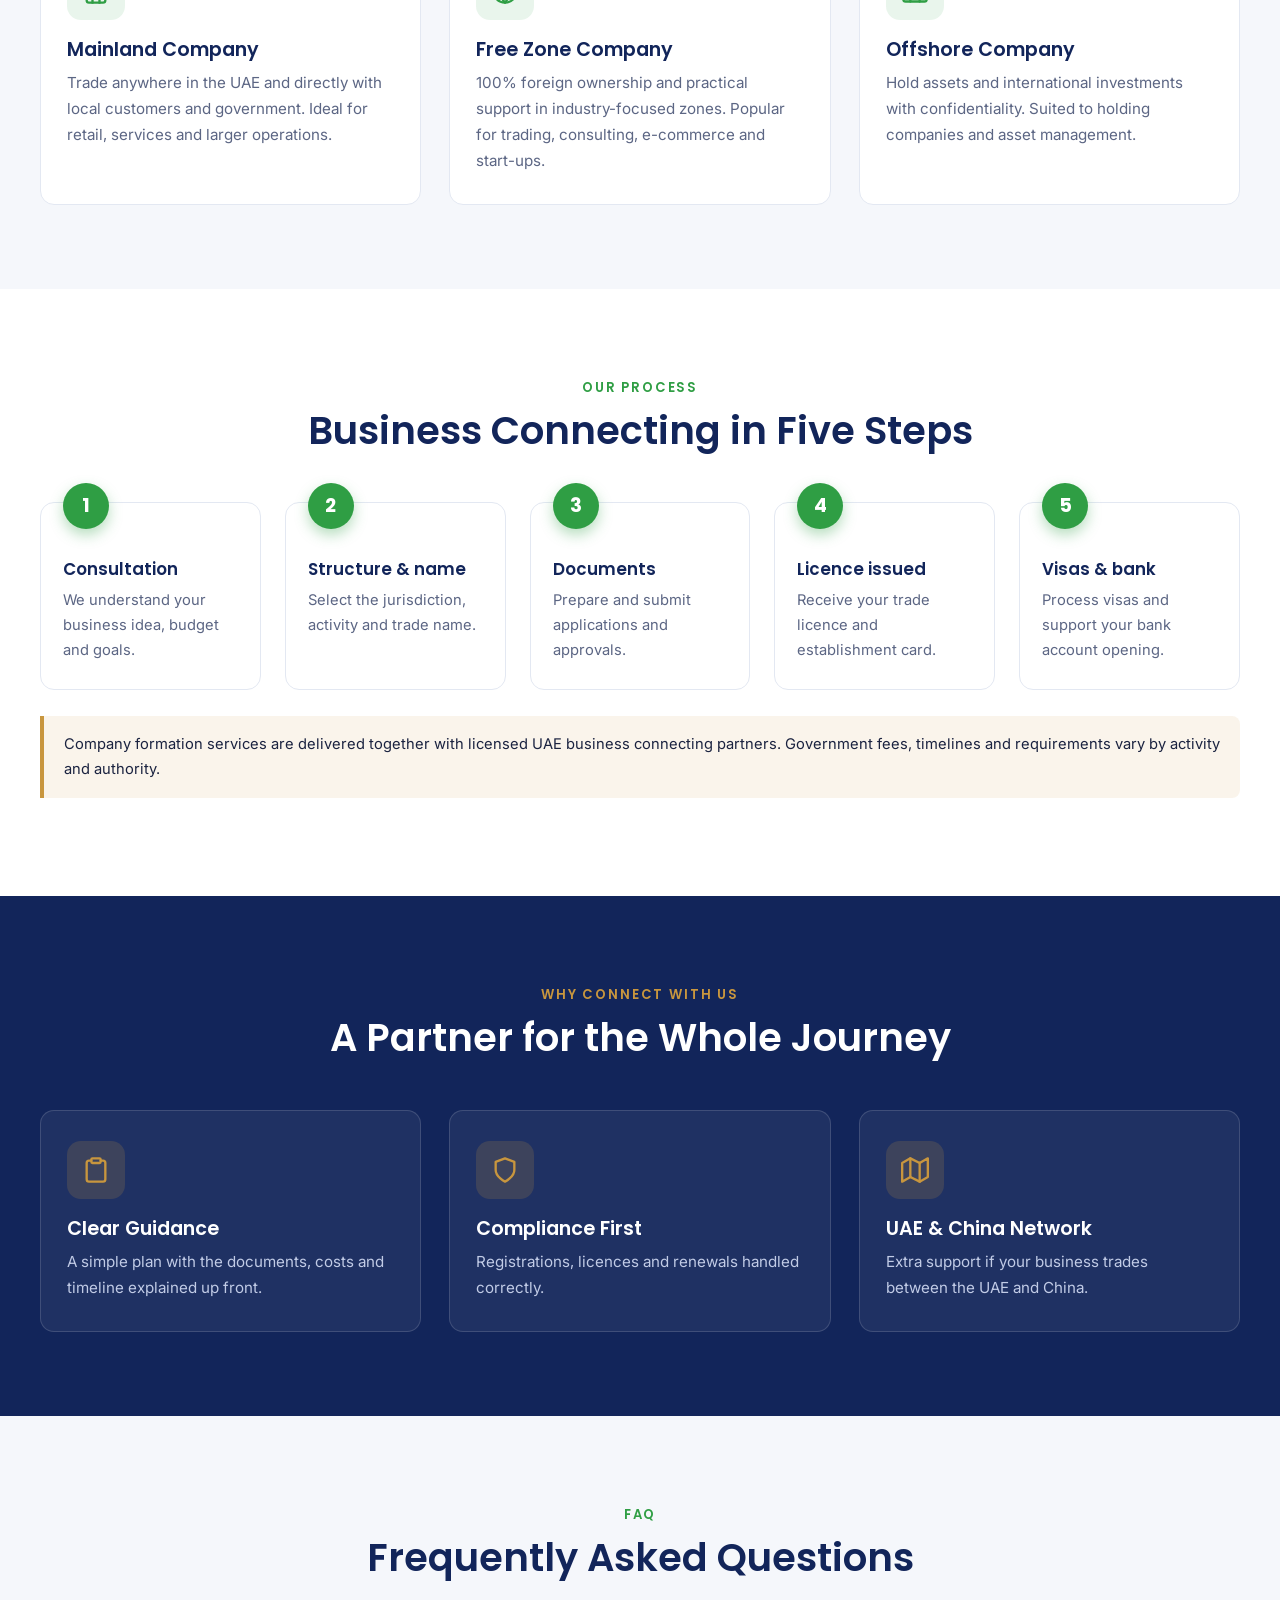
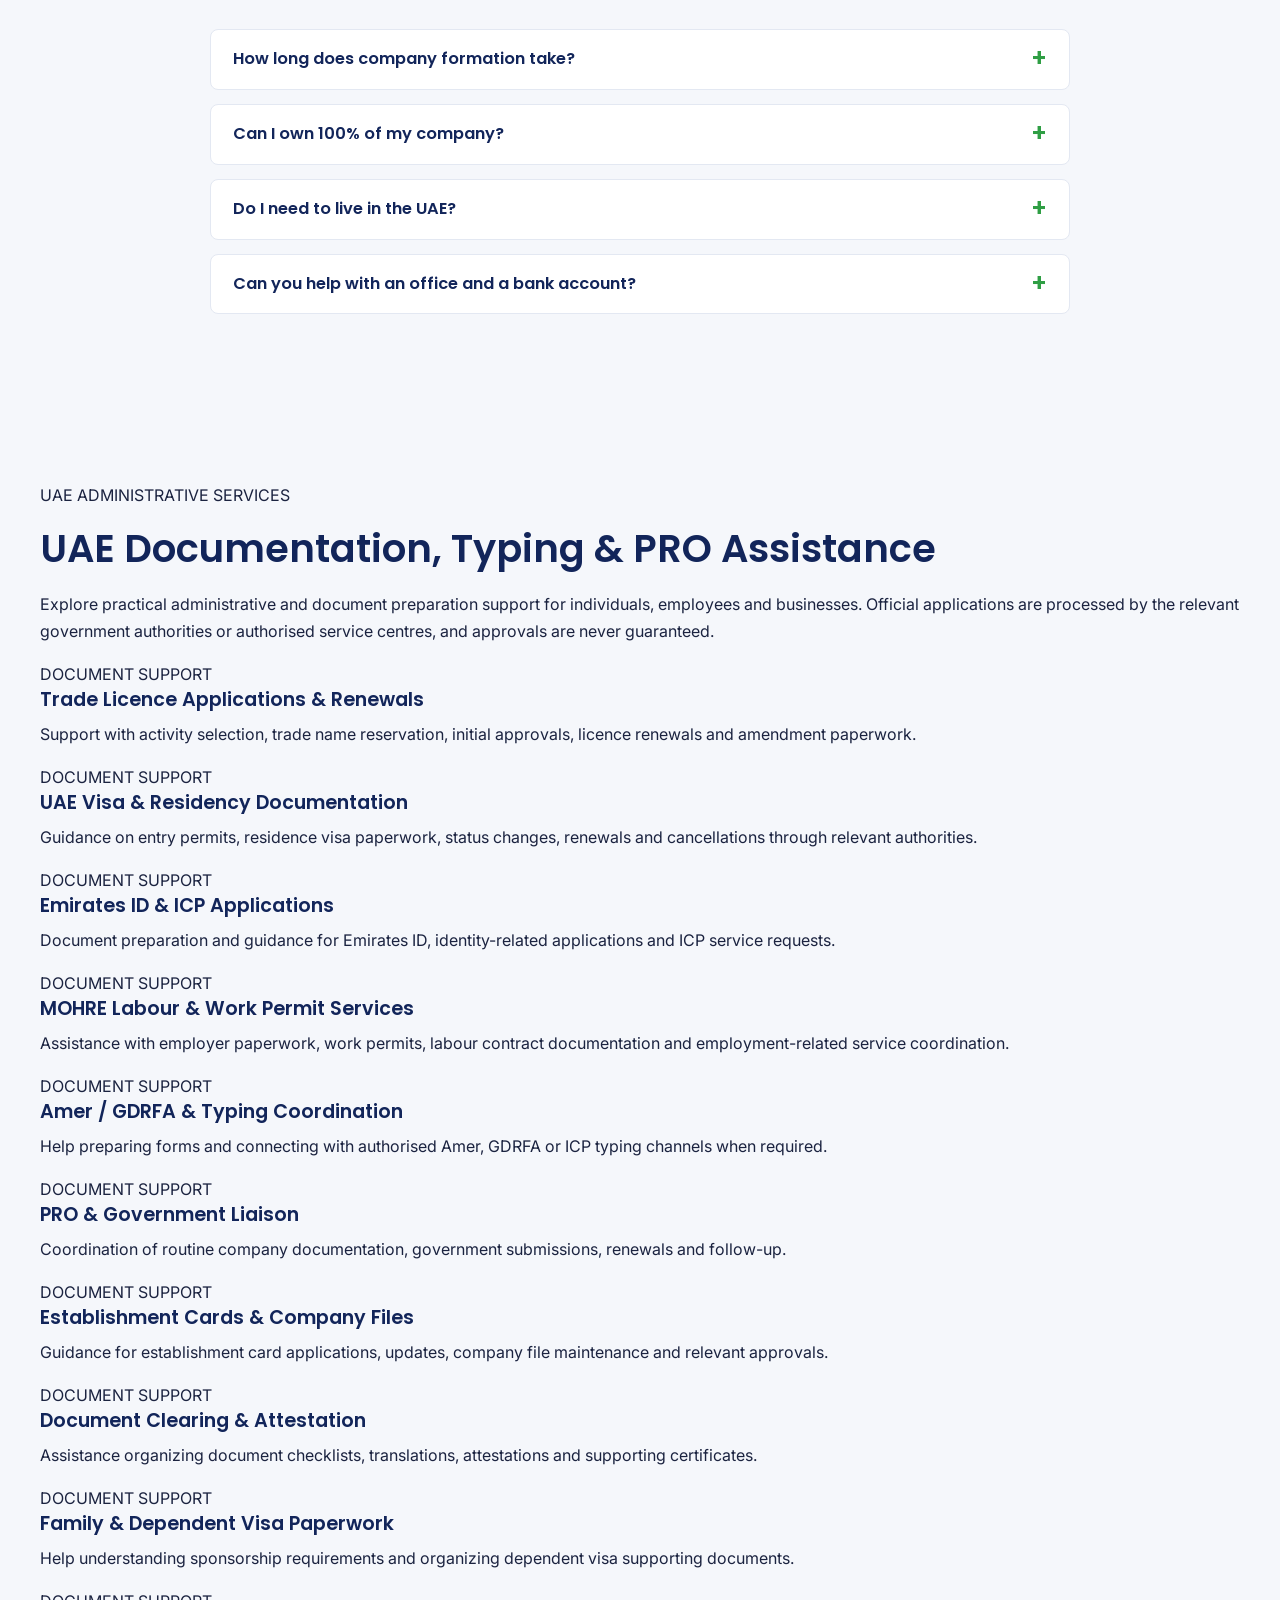
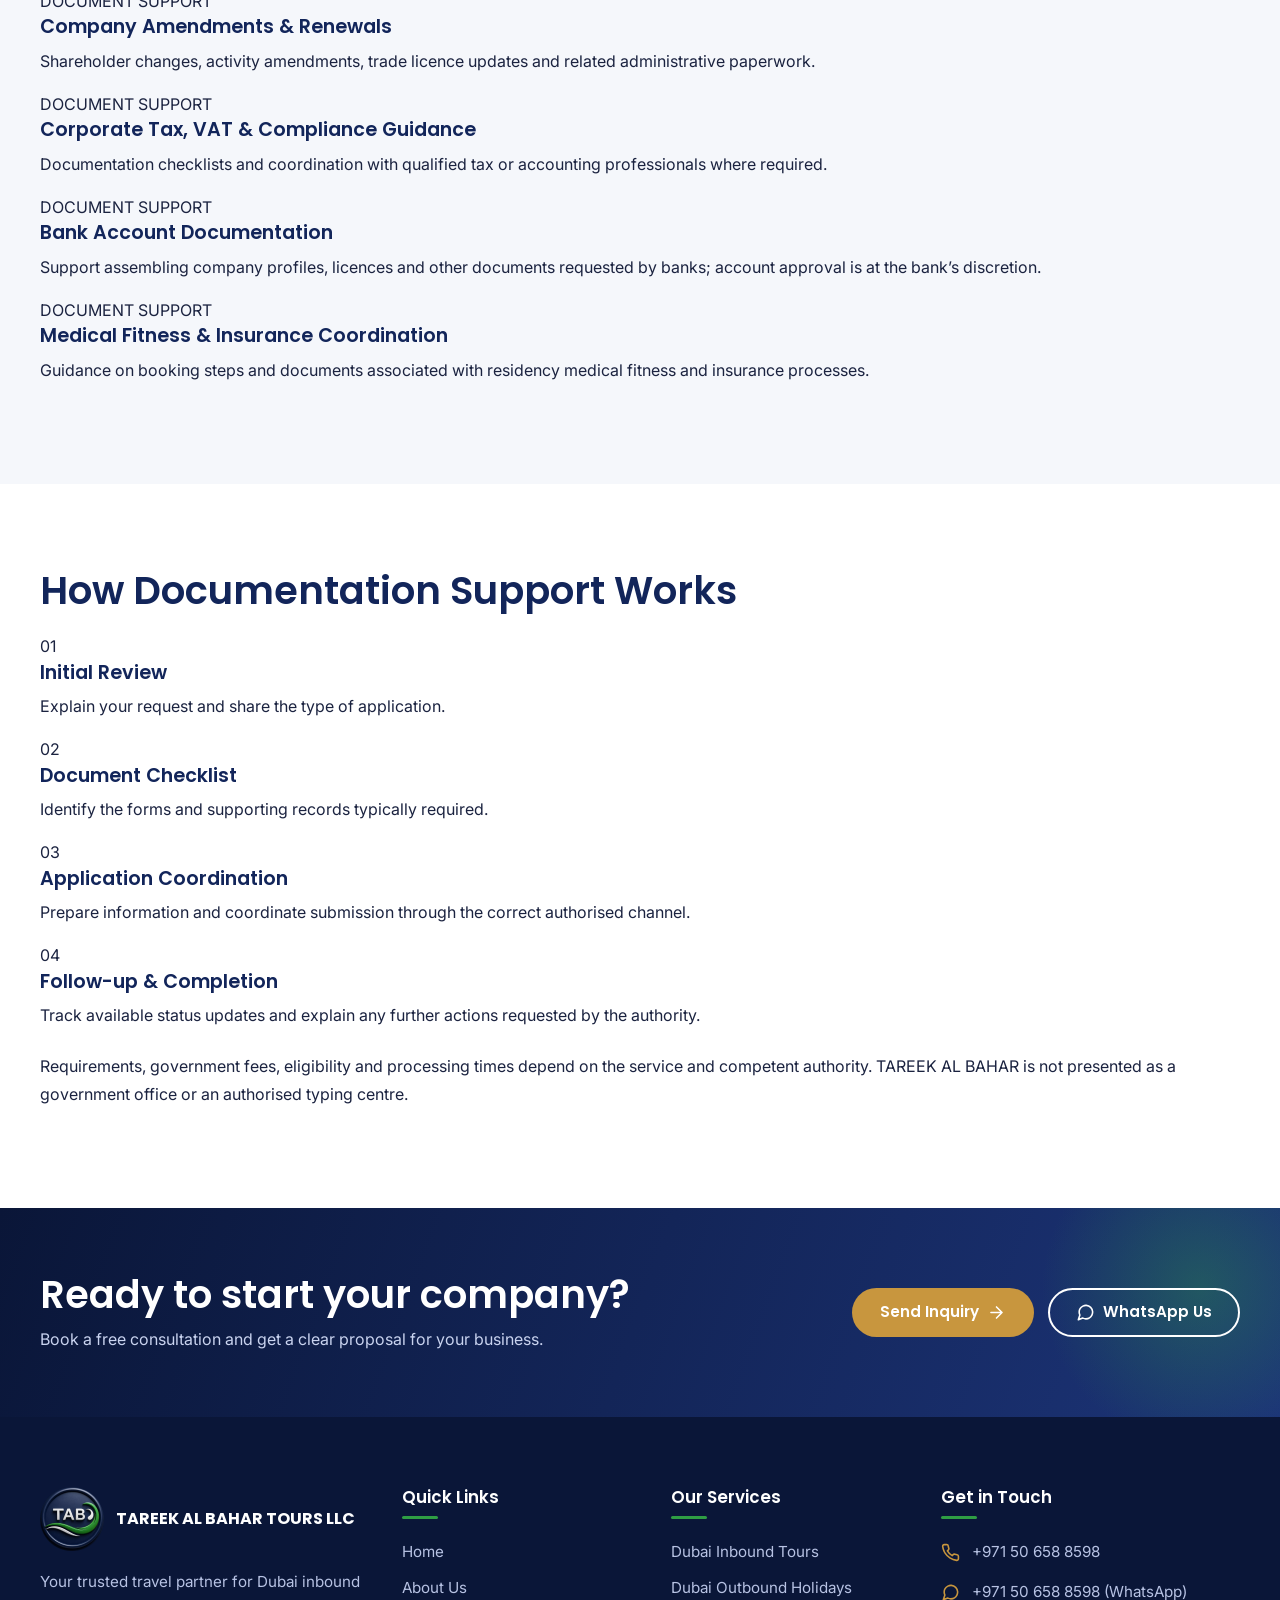
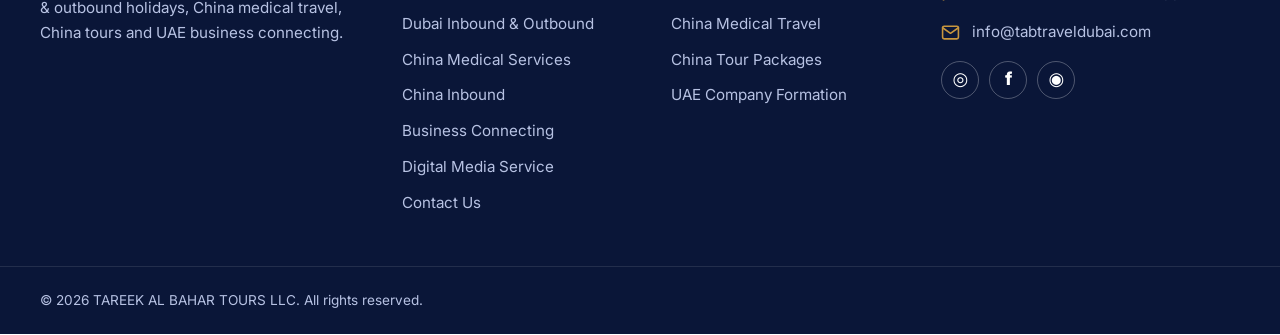
<file: business-connecting/index.html>
<!DOCTYPE html>

<html lang="en">
<head>
<meta charset="utf-8"/>
<meta content="width=device-width, initial-scale=1" name="viewport"/>
<title>Business Connecting in Dubai &amp; UAE – Mainland, Free Zone, Offshore | TAREEK AL BAHAR</title>
<meta content="Set up your company in Dubai and the UAE: mainland, free zone and offshore licences, visas, office and bank support with TAREEK AL BAHAR TOURS LLC." name="description"/>
<link href="https://www.tareekalbahartours.com/business-connecting/" rel="canonical"/>
<meta content="#12255a" name="theme-color"/>
<meta content="website" property="og:type"/>
<meta content="TAREEK AL BAHAR TOURS LLC" property="og:site_name"/>
<meta content="Business Connecting in Dubai &amp; UAE – Mainland, Free Zone, Offshore | TAREEK AL BAHAR" property="og:title"/>
<meta content="Set up your company in Dubai and the UAE: mainland, free zone and offshore licences, visas, office and bank support with TAREEK AL BAHAR TOURS LLC." property="og:description"/>
<meta content="https://www.tareekalbahartours.com/business-connecting/" property="og:url"/>
<meta content="https://www.tareekalbahartours.com/assets/img/business-handshake.jpg" property="og:image"/>
<meta content="summary_large_image" name="twitter:card"/>
<link href="../assets/img/favicon.png" rel="icon" type="image/png"/>
<link href="../assets/img/apple-touch-icon.png" rel="apple-touch-icon"/>
<link href="https://fonts.googleapis.com" rel="preconnect"/>
<link crossorigin="" href="https://fonts.gstatic.com" rel="preconnect"/>
<link href="https://fonts.googleapis.com/css2?family=Inter:wght@400;500;600&amp;family=Poppins:wght@500;600;700&amp;display=swap" rel="stylesheet"/>
<link href="../assets/css/style.css" rel="stylesheet"/>
<script type="application/ld+json">
{
  "@context": "https://schema.org",
  "@type": "BreadcrumbList",
  "itemListElement": [
    {"@type": "ListItem", "position": 1, "name": "Home", "item": "https://www.tareekalbahartours.com/"},
    {"@type": "ListItem", "position": 2, "name": "Business Connecting", "item": "https://www.tareekalbahartours.com/business-connecting/"}
  ]
}
</script>
</head>
<body>
<svg aria-hidden="true" style="display:none" xmlns="http://www.w3.org/2000/svg"><symbol id="i-phone" viewbox="0 0 24 24"><path d="M22 16.92v3a2 2 0 0 1-2.18 2 19.79 19.79 0 0 1-8.63-3.07 19.5 19.5 0 0 1-6-6 19.79 19.79 0 0 1-3.07-8.67A2 2 0 0 1 4.11 2h3a2 2 0 0 1 2 1.72 12.84 12.84 0 0 0 .7 2.81 2 2 0 0 1-.45 2.11L8.09 9.91a16 16 0 0 0 6 6l1.27-1.27a2 2 0 0 1 2.11-.45 12.84 12.84 0 0 0 2.81.7A2 2 0 0 1 22 16.92z"></path></symbol><symbol id="i-mail" viewbox="0 0 24 24"><path d="M4 4h16a2 2 0 0 1 2 2v12a2 2 0 0 1-2 2H4a2 2 0 0 1-2-2V6a2 2 0 0 1 2-2z"></path><path d="M22 6l-10 7L2 6"></path></symbol><symbol id="i-pin" viewbox="0 0 24 24"><path d="M21 10c0 7-9 13-9 13s-9-6-9-13a9 9 0 0 1 18 0z"></path><circle cx="12" cy="10" r="3"></circle></symbol><symbol id="i-clock" viewbox="0 0 24 24"><circle cx="12" cy="12" r="10"></circle><path d="M12 6v6l4 2"></path></symbol><symbol id="i-check" viewbox="0 0 24 24"><path d="M20 6L9 17l-5-5"></path></symbol><symbol id="i-arrow" viewbox="0 0 24 24"><path d="M5 12h14M12 5l7 7-7 7"></path></symbol><symbol id="i-globe" viewbox="0 0 24 24"><circle cx="12" cy="12" r="10"></circle><path d="M2 12h20"></path><path d="M12 2a15.3 15.3 0 0 1 4 10 15.3 15.3 0 0 1-4 10 15.3 15.3 0 0 1-4-10 15.3 15.3 0 0 1 4-10z"></path></symbol><symbol id="i-briefcase" viewbox="0 0 24 24"><rect height="14" rx="2" width="20" x="2" y="7"></rect><path d="M16 21V5a2 2 0 0 0-2-2h-4a2 2 0 0 0-2 2v16"></path></symbol><symbol id="i-heart" viewbox="0 0 24 24"><path d="M20.84 4.61a5.5 5.5 0 0 0-7.78 0L12 5.67l-1.06-1.06a5.5 5.5 0 0 0-7.78 7.78l1.06 1.06L12 21.23l7.78-7.78 1.06-1.06a5.5 5.5 0 0 0 0-7.78z"></path></symbol><symbol id="i-shield" viewbox="0 0 24 24"><path d="M12 22s8-4 8-10V5l-8-3-8 3v7c0 6 8 10 8 10z"></path></symbol><symbol id="i-users" viewbox="0 0 24 24"><path d="M17 21v-2a4 4 0 0 0-4-4H5a4 4 0 0 0-4 4v2"></path><circle cx="9" cy="7" r="4"></circle><path d="M23 21v-2a4 4 0 0 0-3-3.87"></path><path d="M16 3.13a4 4 0 0 1 0 7.75"></path></symbol><symbol id="i-star" viewbox="0 0 24 24"><polygon points="12 2 15.09 8.26 22 9.27 17 14.14 18.18 21.02 12 17.77 5.82 21.02 7 14.14 2 9.27 8.91 8.26 12 2"></polygon></symbol><symbol id="i-file" viewbox="0 0 24 24"><path d="M14 2H6a2 2 0 0 0-2 2v16a2 2 0 0 0 2 2h12a2 2 0 0 0 2-2V8z"></path><path d="M14 2v6h6"></path><path d="M16 13H8"></path><path d="M16 17H8"></path><path d="M10 9H8"></path></symbol><symbol id="i-send" viewbox="0 0 24 24"><path d="M22 2L11 13"></path><path d="M22 2l-7 20-4-9-9-4 20-7z"></path></symbol><symbol id="i-compass" viewbox="0 0 24 24"><circle cx="12" cy="12" r="10"></circle><polygon points="16.24 7.76 14.12 14.12 7.76 16.24 9.88 9.88 16.24 7.76"></polygon></symbol><symbol id="i-home" viewbox="0 0 24 24"><path d="M3 9l9-7 9 7v11a2 2 0 0 1-2 2H5a2 2 0 0 1-2-2z"></path><path d="M9 22V12h6v10"></path></symbol><symbol id="i-nav" viewbox="0 0 24 24"><polygon points="3 11 22 2 13 21 11 13 3 11"></polygon></symbol><symbol id="i-sun" viewbox="0 0 24 24"><circle cx="12" cy="12" r="5"></circle><path d="M12 1v2M12 21v2M4.22 4.22l1.42 1.42M18.36 18.36l1.42 1.42M1 12h2M21 12h2M4.22 19.78l1.42-1.42M18.36 5.64l1.42-1.42"></path></symbol><symbol id="i-award" viewbox="0 0 24 24"><circle cx="12" cy="8" r="7"></circle><path d="M8.21 13.89L7 23l5-3 5 3-1.21-9.12"></path></symbol><symbol id="i-headset" viewbox="0 0 24 24"><path d="M3 18v-6a9 9 0 0 1 18 0v6"></path><path d="M21 19a2 2 0 0 1-2 2h-1a2 2 0 0 1-2-2v-3a2 2 0 0 1 2-2h3zM3 19a2 2 0 0 0 2 2h1a2 2 0 0 0 2-2v-3a2 2 0 0 0-2-2H3z"></path></symbol><symbol id="i-dollar" viewbox="0 0 24 24"><path d="M12 1v22"></path><path d="M17 5H9.5a3.5 3.5 0 0 0 0 7h5a3.5 3.5 0 0 1 0 7H6"></path></symbol><symbol id="i-chat" viewbox="0 0 24 24"><path d="M21 11.5a8.38 8.38 0 0 1-.9 3.8 8.5 8.5 0 0 1-7.6 4.7 8.38 8.38 0 0 1-3.8-.9L3 21l1.9-5.7a8.38 8.38 0 0 1-.9-3.8 8.5 8.5 0 0 1 4.7-7.6 8.38 8.38 0 0 1 3.8-.9h.5a8.48 8.48 0 0 1 8 8v.5z"></path></symbol><symbol id="i-menu" viewbox="0 0 24 24"><path d="M3 12h18M3 6h18M3 18h18"></path></symbol><symbol id="i-building" viewbox="0 0 24 24"><rect height="20" rx="2" width="16" x="4" y="2"></rect><path d="M9 22v-4h6v4"></path><path d="M8 6h.01M12 6h.01M16 6h.01M8 10h.01M12 10h.01M16 10h.01M8 14h.01M12 14h.01M16 14h.01"></path></symbol><symbol id="i-clipboard" viewbox="0 0 24 24"><path d="M16 4h2a2 2 0 0 1 2 2v14a2 2 0 0 1-2 2H6a2 2 0 0 1-2-2V6a2 2 0 0 1 2-2h2"></path><rect height="4" rx="1" width="8" x="8" y="2"></rect></symbol><symbol id="i-map" viewbox="0 0 24 24"><path d="M1 6v16l7-4 8 4 7-4V2l-7 4-8-4-7 4z"></path><path d="M8 2v16"></path><path d="M16 6v16"></path></symbol><symbol id="i-calendar" viewbox="0 0 24 24"><rect height="18" rx="2" width="18" x="3" y="4"></rect><path d="M16 2v4M8 2v4M3 10h18"></path></symbol><symbol id="i-plane" viewbox="0 0 24 24"><path d="M17.8 19.2L16 11l3.5-3.5C21 6 21.5 4 21 3c-1-.5-3 0-4.5 1.5L13 8 4.8 6.2c-.5-.1-.9.1-1.1.5l-.3.5c-.2.5-.1 1 .3 1.3L9 12l-2 3H4l-1 1 3 2 2 3 1-1v-3l3-2 3.5 5.3c.3.4.8.5 1.3.3l.5-.2c.4-.3.6-.7.5-1.2z"></path></symbol><symbol id="i-stetho" viewbox="0 0 24 24"><path d="M4.8 2.3A.3.3 0 1 0 5 2H4a2 2 0 0 0-2 2v5a6 6 0 0 0 6 6 6 6 0 0 0 6-6V4a2 2 0 0 0-2-2h-1a.2.2 0 1 0 .3.3"></path><path d="M8 15v1a6 6 0 0 0 6 6 6 6 0 0 0 6-6v-4"></path><circle cx="20" cy="10" r="2"></circle></symbol><symbol id="i-translate" viewbox="0 0 24 24"><path d="M5 8l6 6"></path><path d="M4 14l6-6 2-3"></path><path d="M2 5h12"></path><path d="M7 2h1"></path><path d="M22 22l-5-10-5 10"></path><path d="M14 18h6"></path></symbol><symbol id="i-bed" viewbox="0 0 24 24"><path d="M2 4v16"></path><path d="M2 8h18a2 2 0 0 1 2 2v10"></path><path d="M2 17h20"></path><path d="M6 8v9"></path></symbol></svg>
<a class="skip-link" href="#main">Skip to content</a>
<div id="site-header"><div class="topbar">
<div class="container topbar__inner">
<ul class="topbar__list">
<li><a href="tel:+971506588598"><svg aria-hidden="true" class="icon"><use href="#i-phone"></use></svg> +971 50 658 8598</a></li>
<li><a href="mailto:info@tabtraveldubai.com"><svg aria-hidden="true" class="icon"><use href="#i-mail"></use></svg> info@tabtraveldubai.com</a></li>
</ul>
<ul class="topbar__list topbar__list--right">
<li><svg aria-hidden="true" class="icon"><use href="#i-clock"></use></svg> 24 Hrs</li>
</ul>
</div>
</div>
<header class="site-header">
<div class="container site-header__inner">
<a aria-label="TAREEK AL BAHAR TOURS LLC – home" class="brand" href="../index.html">
<img alt="TAREEK AL BAHAR TOURS logo" height="512" src="../assets/img/logo.png" width="512"/>
<span class="brand__name">TAREEK AL BAHAR<small>TOURS LLC</small></span>
</a>
<nav aria-label="Main navigation" class="main-nav" id="main-nav">
<ul class="main-nav__list"><li><a href="../index.html">Home</a></li><li><a href="../about-us/index.html">About Us</a></li><li><a href="../dubai-inbound-outbound/index.html">Dubai Inbound &amp; Outbound</a></li><li><a href="../china-medical-services/index.html">China Medical Services</a></li><li><a href="../china-inbound/index.html">China Inbound</a></li><li><a aria-current="page" href="../business-connecting/index.html">Business Connecting</a></li><li><a href="../digital-media-service/index.html">Digital Media Service</a></li><li><a href="../contact-us/index.html">Contact Us</a></li></ul>
</nav>
<div class="header-cta">
<a class="btn btn--primary btn--sm" href="../contact-us/index.html">Send Inquiry</a>
<button aria-controls="main-nav" aria-expanded="false" aria-label="Toggle menu" class="nav-toggle" type="button"><svg aria-hidden="true" class="icon"><use href="#i-menu"></use></svg></button>
</div>
<div class="lang-switcher notranslate" role="group" aria-label="Choose website language" translate="no"><button class="lang-option is-active" data-lang="en" lang="en" aria-pressed="true" type="button">English</button><button class="lang-option" data-lang="zh" lang="zh-CN" aria-pressed="false" type="button">中文</button><button class="lang-option" data-lang="ar" lang="ar" aria-pressed="false" type="button">العربية</button></div>
</div>
</header></div>
<main id="main">
<section class="page-banner bg-business-handshake">
<div class="container">
<ol aria-label="Breadcrumb" class="breadcrumb"><li><a href="../index.html">Home</a></li><li aria-current="page">Business Connecting</li></ol>
<h1>Business Connecting</h1>
<p>Start your company in the UAE with a clear plan, the right licence and dedicated support.</p>
</div>
</section>
<section aria-labelledby="biz-intro-title" class="section">
<div class="container split">
<div>
<span class="eyebrow">Company Formation</span>
<h2 id="biz-intro-title">Launch Your Business in Dubai &amp; the UAE</h2>
<p class="lead">The UAE offers 100% foreign ownership in many activities, low taxes and world-class infrastructure.</p>
<p>We work with licensed partners to guide you through choosing the right structure, registering your company and coordinating your business requirements — all in one place.</p>
<ul class="check-list"><li><svg aria-hidden="true" class="icon"><use href="#i-check"></use></svg> <span>Trade licence and activity selection</span></li><li><svg aria-hidden="true" class="icon"><use href="#i-check"></use></svg> <span>Investor and employee visa processing</span></li><li><svg aria-hidden="true" class="icon"><use href="#i-check"></use></svg> <span>Office, flexi-desk and warehouse options</span></li><li><svg aria-hidden="true" class="icon"><use href="#i-check"></use></svg> <span>Bank account opening assistance</span></li><li><svg aria-hidden="true" class="icon"><use href="#i-check"></use></svg> <span>PRO services, VAT and corporate documents</span></li></ul>
<a class="btn btn--green" href="../contact-us/index.html">Book a Free Consultation <svg aria-hidden="true" class="icon"><use href="#i-arrow"></use></svg></a>
</div>
<div class="split__media"><img alt="Business partners shaking hands" decoding="async" height="1066" loading="lazy" src="../assets/img/business-handshake.jpg" width="1600"/></div>
</div>
</section>
<section aria-labelledby="biz-types-title" class="section section--alt">
<div class="container">
<div class="section-head"><span class="eyebrow">Choose Your Structure</span><h2>Mainland, Free Zone or Offshore</h2><p class="lead">The best option depends on your activity, budget and customers.</p></div>
<h3 hidden="" id="biz-types-title">Company types</h3>
<div class="grid grid--3">
<div class="icon-box"><div class="icon-box__icon"><svg aria-hidden="true" class="icon"><use href="#i-building"></use></svg></div><h3>Mainland Company</h3><p>Trade anywhere in the UAE and directly with local customers and government. Ideal for retail, services and larger operations.</p></div>
<div class="icon-box"><div class="icon-box__icon"><svg aria-hidden="true" class="icon"><use href="#i-globe"></use></svg></div><h3>Free Zone Company</h3><p>100% foreign ownership and practical support in industry-focused zones. Popular for trading, consulting, e-commerce and start-ups.</p></div>
<div class="icon-box"><div class="icon-box__icon"><svg aria-hidden="true" class="icon"><use href="#i-briefcase"></use></svg></div><h3>Offshore Company</h3><p>Hold assets and international investments with confidentiality. Suited to holding companies and asset management.</p></div>
</div>
</div>
</section>
<section aria-labelledby="biz-process-title" class="section">
<div class="container">
<div class="section-head"><span class="eyebrow">Our Process</span><h2>Business Connecting in Five Steps</h2></div>
<h3 hidden="" id="biz-process-title">Process</h3>
<ol class="steps"><li class="steps__item"><h3>Consultation</h3><p>We understand your business idea, budget and goals.</p></li><li class="steps__item"><h3>Structure &amp; name</h3><p>Select the jurisdiction, activity and trade name.</p></li><li class="steps__item"><h3>Documents</h3><p>Prepare and submit applications and approvals.</p></li><li class="steps__item"><h3>Licence issued</h3><p>Receive your trade licence and establishment card.</p></li><li class="steps__item"><h3>Visas &amp; bank</h3><p>Process visas and support your bank account opening.</p></li></ol>
<p class="notice">Company formation services are delivered together with licensed UAE business connecting partners. Government fees, timelines and requirements vary by activity and authority.</p>
</div>
</section>
<section aria-labelledby="biz-why-title" class="section section--navy">
<div class="container">
<div class="section-head"><span class="eyebrow">Why Connect With Us</span><h2>A Partner for the Whole Journey</h2></div>
<h3 hidden="" id="biz-why-title">Benefits</h3>
<div class="grid grid--3"><div class="icon-box"><div class="icon-box__icon"><svg aria-hidden="true" class="icon"><use href="#i-clipboard"></use></svg></div><h3>Clear Guidance</h3><p>A simple plan with the documents, costs and timeline explained up front.</p></div><div class="icon-box"><div class="icon-box__icon"><svg aria-hidden="true" class="icon"><use href="#i-shield"></use></svg></div><h3>Compliance First</h3><p>Registrations, licences and renewals handled correctly.</p></div><div class="icon-box"><div class="icon-box__icon"><svg aria-hidden="true" class="icon"><use href="#i-map"></use></svg></div><h3>UAE &amp; China Network</h3><p>Extra support if your business trades between the UAE and China.</p></div></div>
</div>
</section>
<section aria-labelledby="faq-title" class="section section--alt">
<div class="container">
<div class="section-head"><span class="eyebrow">FAQ</span><h2 id="faq-title">Frequently Asked Questions</h2></div>
<div class="faq"><details><summary>How long does company formation take?</summary><p>Free zone licences can often be issued in a few working days once documents are ready, while mainland companies typically take longer due to additional approvals.</p></details><details><summary>Can I own 100% of my company?</summary><p>In most activities and free zones, yes. Some regulated activities may require a local partner or approvals — we will confirm for your case.</p></details><details><summary>Do I need to live in the UAE?</summary><p>Not always. Requirements depend on the licence and visa type; we advise you on the best route.</p></details><details><summary>Can you help with an office and a bank account?</summary><p>Yes. We can arrange office space or flexi-desks and support the bank account application with our banking partners.</p></details></div>
</div>
</section>
<section class="section section--alt" id="uae-documentation"><div class="container"><p class="section__eyebrow">UAE ADMINISTRATIVE SERVICES</p><h2>UAE Documentation, Typing &amp; PRO Assistance</h2><p>Explore practical administrative and document preparation support for individuals, employees and businesses. Official applications are processed by the relevant government authorities or authorised service centres, and approvals are never guaranteed.</p><div class="global-grid"><article class="global-card"><span class="global-tag">DOCUMENT SUPPORT</span><h3>Trade Licence Applications &amp; Renewals</h3><p>Support with activity selection, trade name reservation, initial approvals, licence renewals and amendment paperwork.</p></article><article class="global-card"><span class="global-tag">DOCUMENT SUPPORT</span><h3>UAE Visa &amp; Residency Documentation</h3><p>Guidance on entry permits, residence visa paperwork, status changes, renewals and cancellations through relevant authorities.</p></article><article class="global-card"><span class="global-tag">DOCUMENT SUPPORT</span><h3>Emirates ID &amp; ICP Applications</h3><p>Document preparation and guidance for Emirates ID, identity-related applications and ICP service requests.</p></article><article class="global-card"><span class="global-tag">DOCUMENT SUPPORT</span><h3>MOHRE Labour &amp; Work Permit Services</h3><p>Assistance with employer paperwork, work permits, labour contract documentation and employment-related service coordination.</p></article><article class="global-card"><span class="global-tag">DOCUMENT SUPPORT</span><h3>Amer / GDRFA &amp; Typing Coordination</h3><p>Help preparing forms and connecting with authorised Amer, GDRFA or ICP typing channels when required.</p></article><article class="global-card"><span class="global-tag">DOCUMENT SUPPORT</span><h3>PRO &amp; Government Liaison</h3><p>Coordination of routine company documentation, government submissions, renewals and follow-up.</p></article><article class="global-card"><span class="global-tag">DOCUMENT SUPPORT</span><h3>Establishment Cards &amp; Company Files</h3><p>Guidance for establishment card applications, updates, company file maintenance and relevant approvals.</p></article><article class="global-card"><span class="global-tag">DOCUMENT SUPPORT</span><h3>Document Clearing &amp; Attestation</h3><p>Assistance organizing document checklists, translations, attestations and supporting certificates.</p></article><article class="global-card"><span class="global-tag">DOCUMENT SUPPORT</span><h3>Family &amp; Dependent Visa Paperwork</h3><p>Help understanding sponsorship requirements and organizing dependent visa supporting documents.</p></article><article class="global-card"><span class="global-tag">DOCUMENT SUPPORT</span><h3>Company Amendments &amp; Renewals</h3><p>Shareholder changes, activity amendments, trade licence updates and related administrative paperwork.</p></article><article class="global-card"><span class="global-tag">DOCUMENT SUPPORT</span><h3>Corporate Tax, VAT &amp; Compliance Guidance</h3><p>Documentation checklists and coordination with qualified tax or accounting professionals where required.</p></article><article class="global-card"><span class="global-tag">DOCUMENT SUPPORT</span><h3>Bank Account Documentation</h3><p>Support assembling company profiles, licences and other documents requested by banks; account approval is at the bank’s discretion.</p></article><article class="global-card"><span class="global-tag">DOCUMENT SUPPORT</span><h3>Medical Fitness &amp; Insurance Coordination</h3><p>Guidance on booking steps and documents associated with residency medical fitness and insurance processes.</p></article></div></div></section><section class="section"><div class="container"><h2>How Documentation Support Works</h2><div class="global-grid"><article class="global-card"><span class="global-tag">01</span><h3>Initial Review</h3><p>Explain your request and share the type of application.</p></article><article class="global-card"><span class="global-tag">02</span><h3>Document Checklist</h3><p>Identify the forms and supporting records typically required.</p></article><article class="global-card"><span class="global-tag">03</span><h3>Application Coordination</h3><p>Prepare information and coordinate submission through the correct authorised channel.</p></article><article class="global-card"><span class="global-tag">04</span><h3>Follow-up &amp; Completion</h3><p>Track available status updates and explain any further actions requested by the authority.</p></article></div><p style="margin-top:24px">Requirements, government fees, eligibility and processing times depend on the service and competent authority. TAREEK AL BAHAR is not presented as a government office or an authorised typing centre.</p></div></section><section aria-labelledby="cta-title" class="cta-band">
<div class="container cta-band__inner">
<div>
<h2 id="cta-title">Ready to start your company?</h2>
<p>Book a free consultation and get a clear proposal for your business.</p>
</div>
<div class="cta-band__actions">
<a class="btn btn--primary" href="../contact-us/index.html">Send Inquiry <svg aria-hidden="true" class="icon"><use href="#i-arrow"></use></svg></a>
<a class="btn btn--outline" href="https://wa.me/971506588598" rel="noopener"><svg aria-hidden="true" class="icon"><use href="#i-chat"></use></svg> WhatsApp Us</a>
</div>
</div>
</section>
</main>
<div id="site-footer"><footer class="site-footer">
<div class="container footer-grid">
<div>
<div class="footer-brand">
<img alt="TAREEK AL BAHAR TOURS logo" height="512" loading="lazy" src="../assets/img/logo.png" width="512"/>
<span>TAREEK AL BAHAR TOURS LLC</span>
</div>
<p>Your trusted travel partner for Dubai inbound &amp; outbound holidays, China medical travel, China tours and UAE business connecting.</p>
</div>
<div>
<h3>Quick Links</h3>
<ul class="footer-links"><li><a href="../index.html">Home</a></li><li><a href="../about-us/index.html">About Us</a></li><li><a href="../dubai-inbound-outbound/index.html">Dubai Inbound &amp; Outbound</a></li><li><a href="../china-medical-services/index.html">China Medical Services</a></li><li><a href="../china-inbound/index.html">China Inbound</a></li><li><a href="../business-connecting/index.html">Business Connecting</a></li><li><a href="../digital-media-service/index.html">Digital Media Service</a></li><li><a href="../contact-us/index.html">Contact Us</a></li></ul>
</div>
<div>
<h3>Our Services</h3>
<ul class="footer-links">
<li><a href="../dubai-inbound-outbound/index.html#inbound">Dubai Inbound Tours</a></li>
<li><a href="../dubai-inbound-outbound/index.html#outbound">Dubai Outbound Holidays</a></li>
<li><a href="../china-medical-services/index.html">China Medical Travel</a></li>
<li><a href="../china-inbound/index.html">China Tour Packages</a></li>
<li><a href="../business-connecting/index.html">UAE Company Formation</a></li>
</ul>
</div>
<div>
<h3>Get in Touch</h3>
<ul class="footer-contact">

<li><svg aria-hidden="true" class="icon"><use href="#i-phone"></use></svg> <a href="tel:+971506588598">+971 50 658 8598</a></li>
<li><svg aria-hidden="true" class="icon"><use href="#i-chat"></use></svg> <a href="https://wa.me/971506588598" rel="noopener">+971 50 658 8598 (WhatsApp)</a></li>
<li><svg aria-hidden="true" class="icon"><use href="#i-mail"></use></svg> <a href="mailto:info@tabtraveldubai.com">info@tabtraveldubai.com</a></li>
</ul>
<div aria-label="Social media" class="footer-social">
<a aria-label="Instagram" href="https://www.instagram.com/tareekalbahartours?utm_source=qr&amp;stkn=MTVqbTQ5ZHkzc3pwcg%3D%3D" rel="noopener" target="_blank" title="Instagram"><span aria-hidden="true">◎</span></a>
<a aria-label="Facebook" href="https://www.facebook.com/profile.php?id=61575330358306&amp;sk=reels_tab" rel="noopener" target="_blank" title="Facebook"><span aria-hidden="true">f</span></a>
<a aria-label="Snapchat" href="https://www.snapchat.com/@tareekalbahar?share_id=qmHaPiD9VFw&amp;locale=en-GB" rel="noopener" target="_blank" title="Snapchat"><span aria-hidden="true">◉</span></a>
</div>
</div>
</div>
<div class="footer-bottom">
<div class="container footer-bottom__inner">
<span>© 2026 TAREEK AL BAHAR TOURS LLC. All rights reserved.</span>
</div>
</div>
</footer>
<a aria-label="Chat with us on WhatsApp" class="whatsapp-float" href="https://wa.me/971506588598" rel="noopener"><svg aria-hidden="true" class="icon"><use href="#i-chat"></use></svg></a></div>
<script defer="" src="../assets/js/components.js?v=media-20261008-2"></script>
<script defer="" src="../assets/js/main.js"></script>
<div aria-hidden="true" id="google_translate_element"></div><script src="https://translate.google.com/translate_a/element.js?cb=googleTranslateElementInit"></script></body>
</html>
</file>
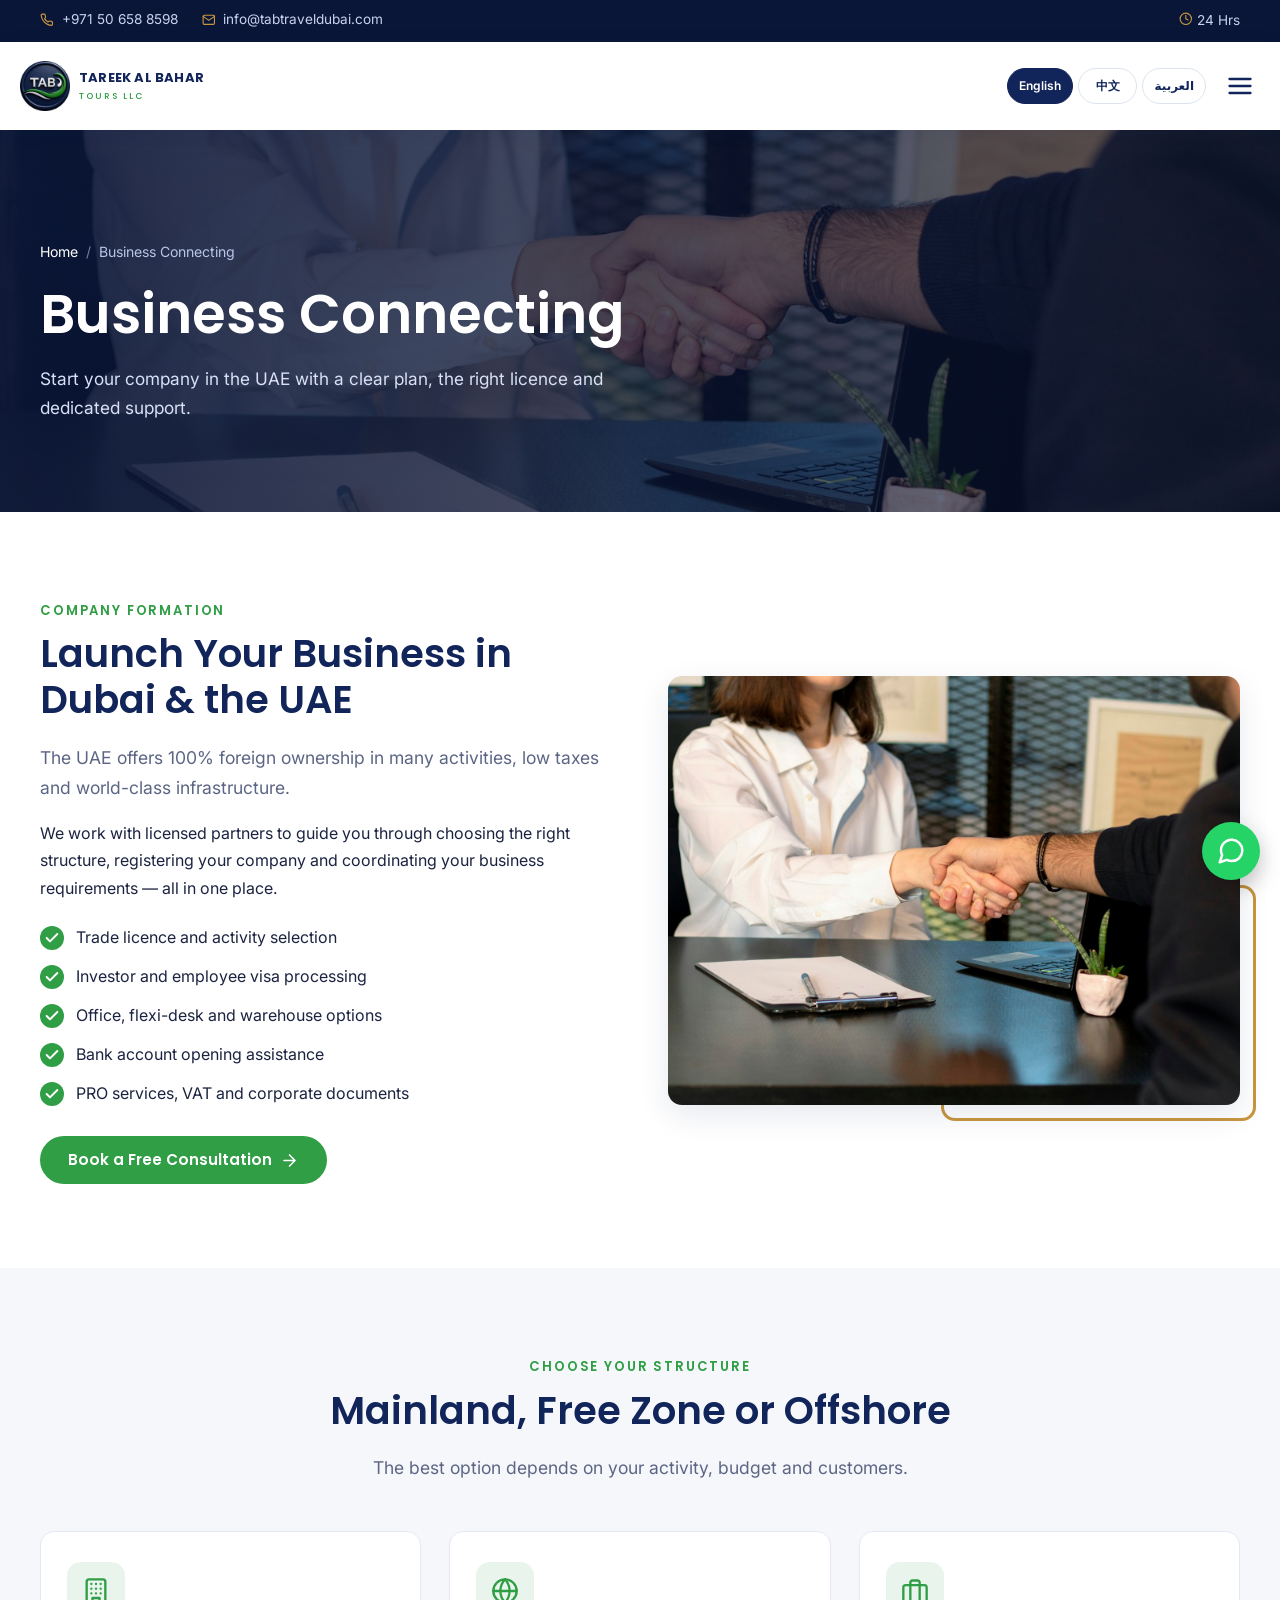
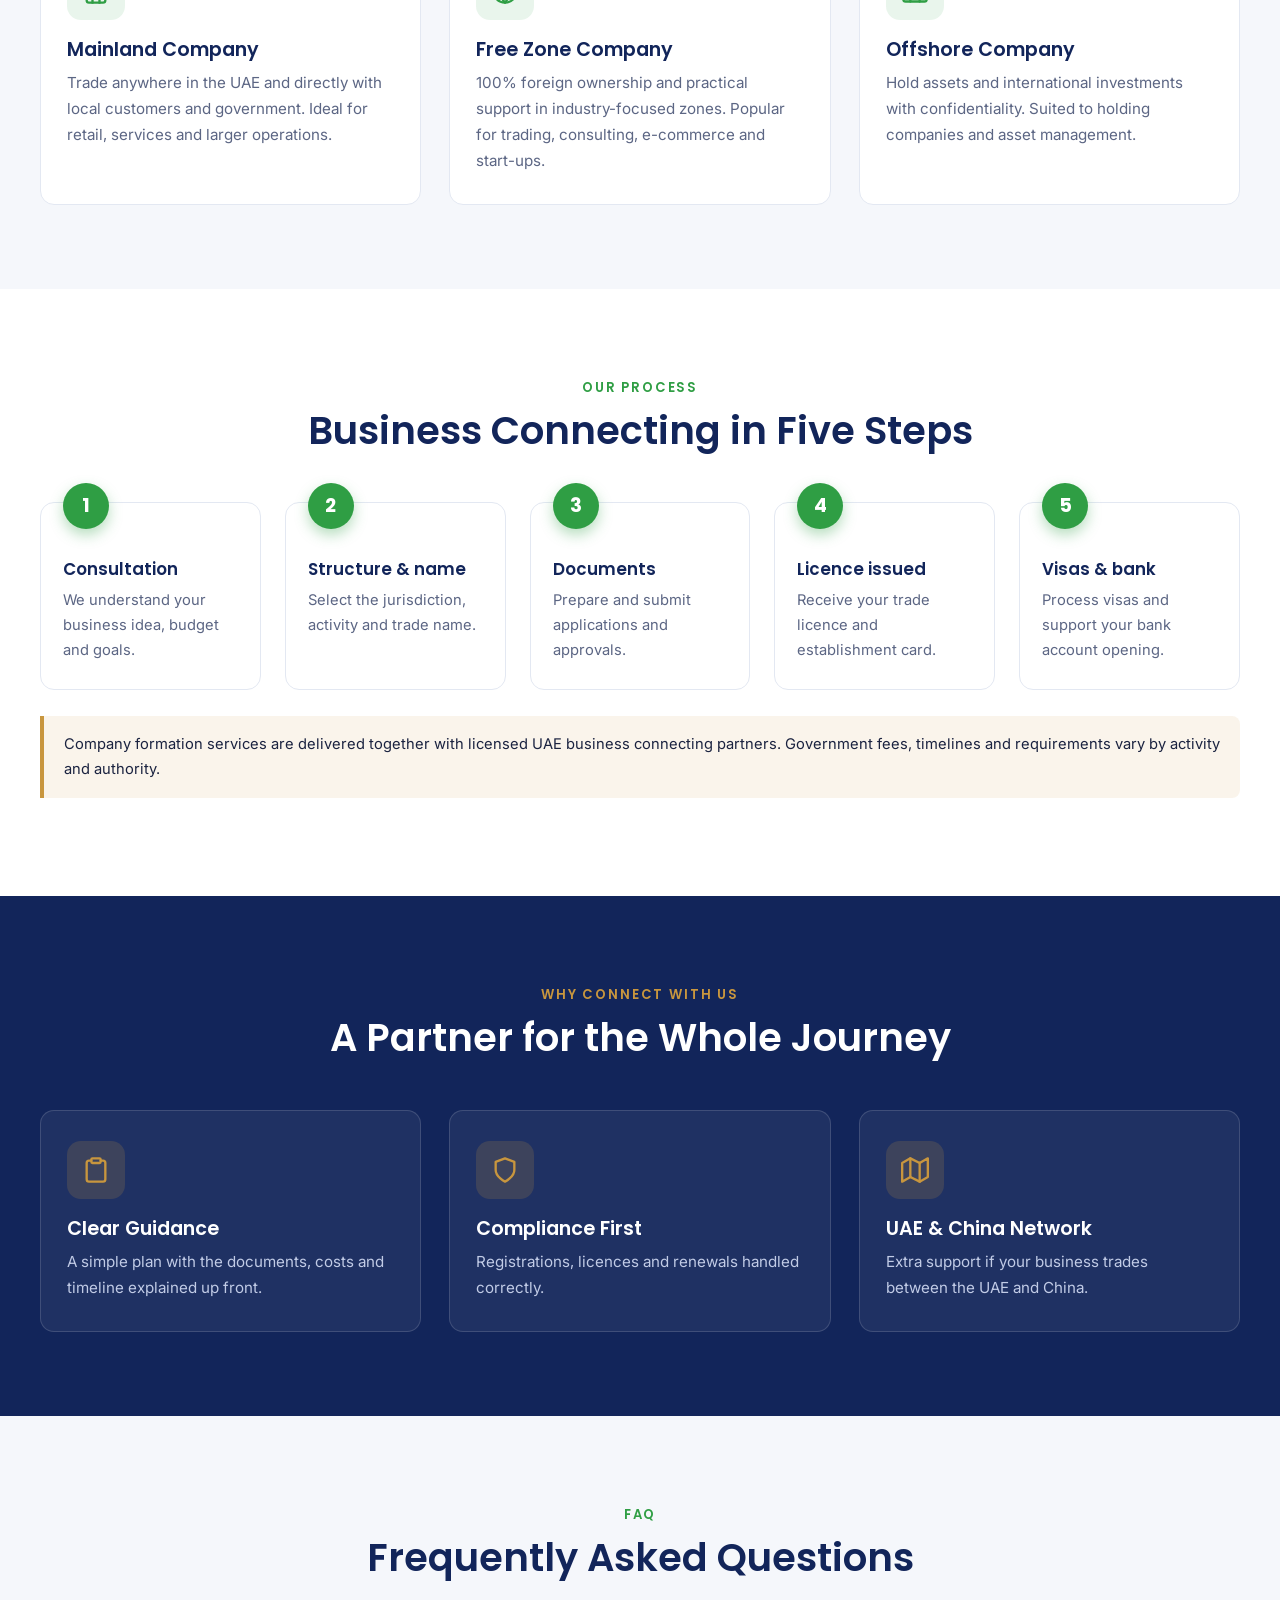
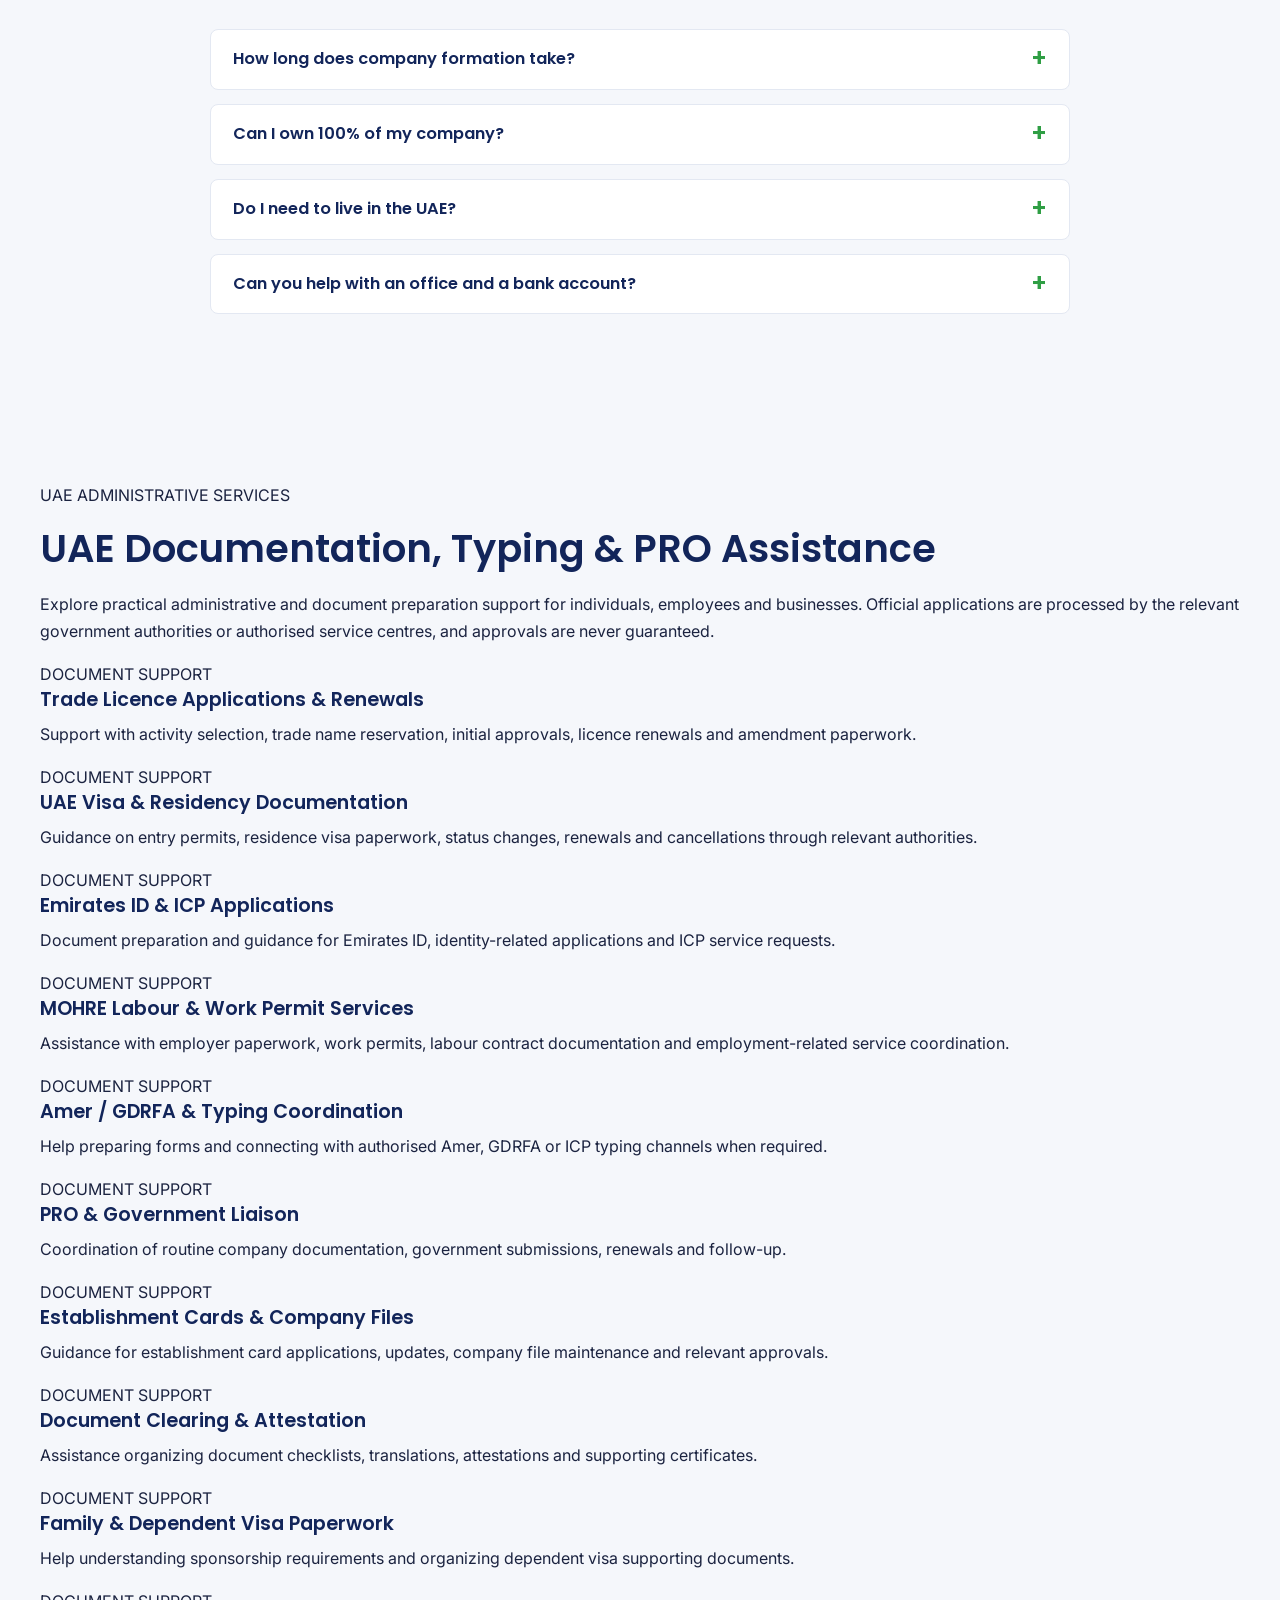
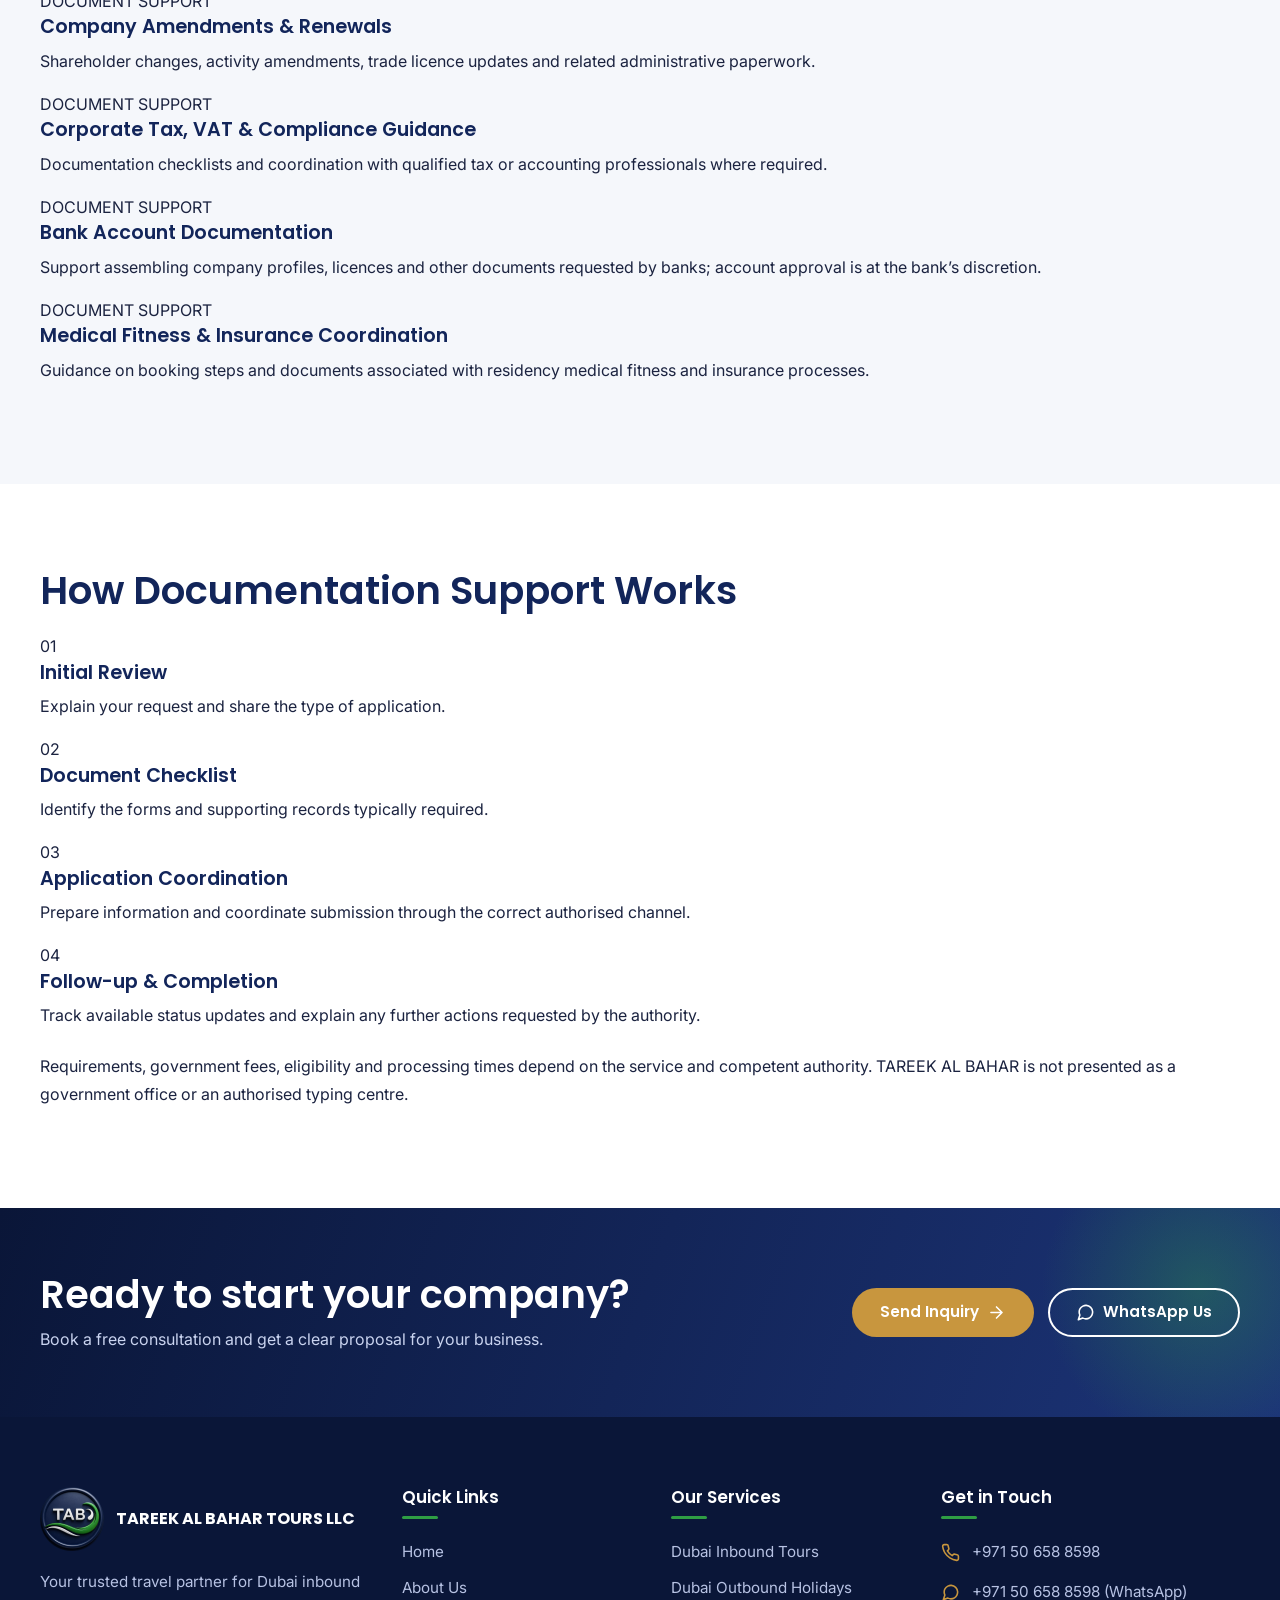
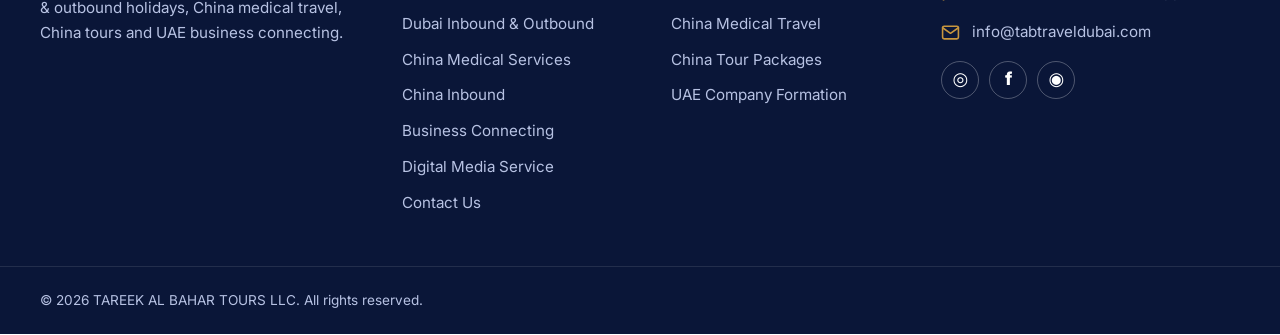
<file: business-setup/index.html>
<!doctype html><html lang="en"><head><meta charset="utf-8"><meta name="viewport" content="width=device-width,initial-scale=1"><title>Business Connecting | TAREEK AL BAHAR</title><link rel="canonical" href="https://www.tareekalbahartours.com/business-connecting/"><meta http-equiv="refresh" content="0;url=../business-connecting/index.html"></head><body><p><a href="../business-connecting/index.html">Continue to Business Connecting</a></p><script>location.replace('../business-connecting/index.html'+location.search+location.hash)</script></body></html>
</file>
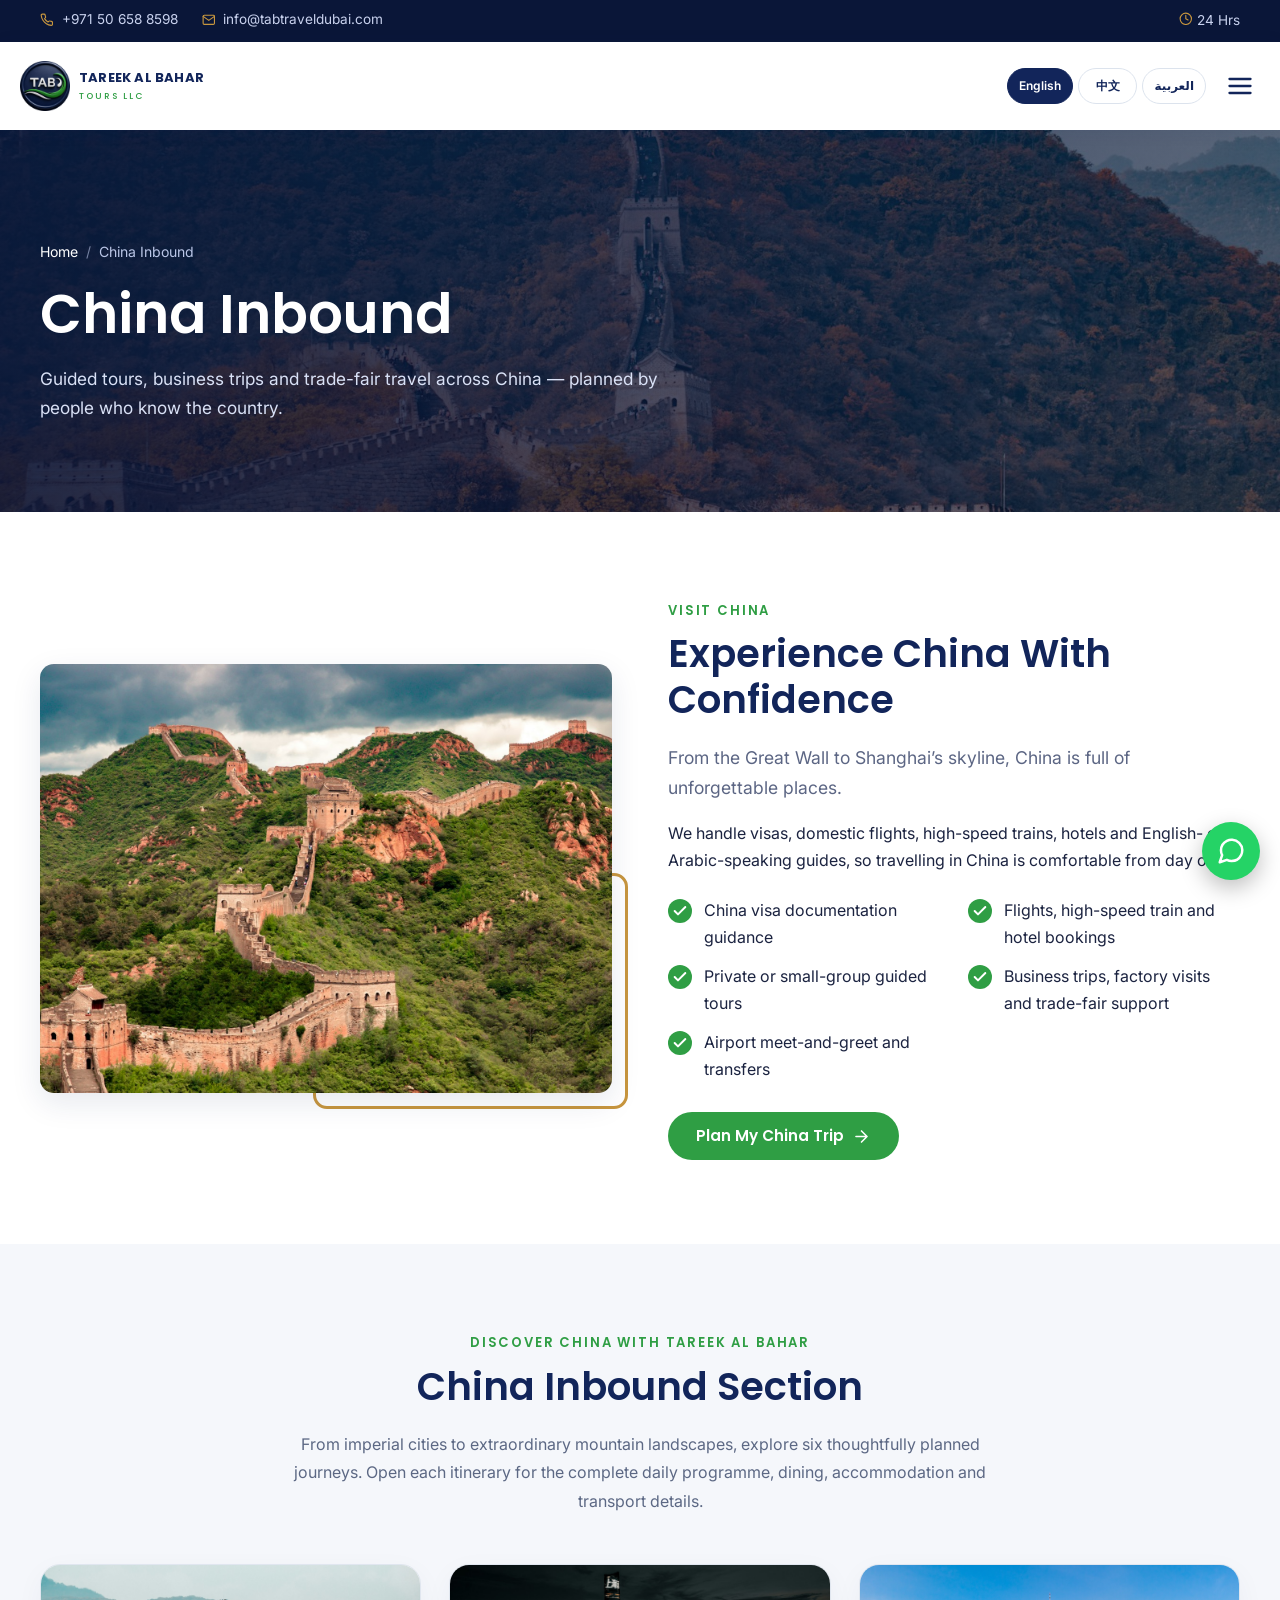
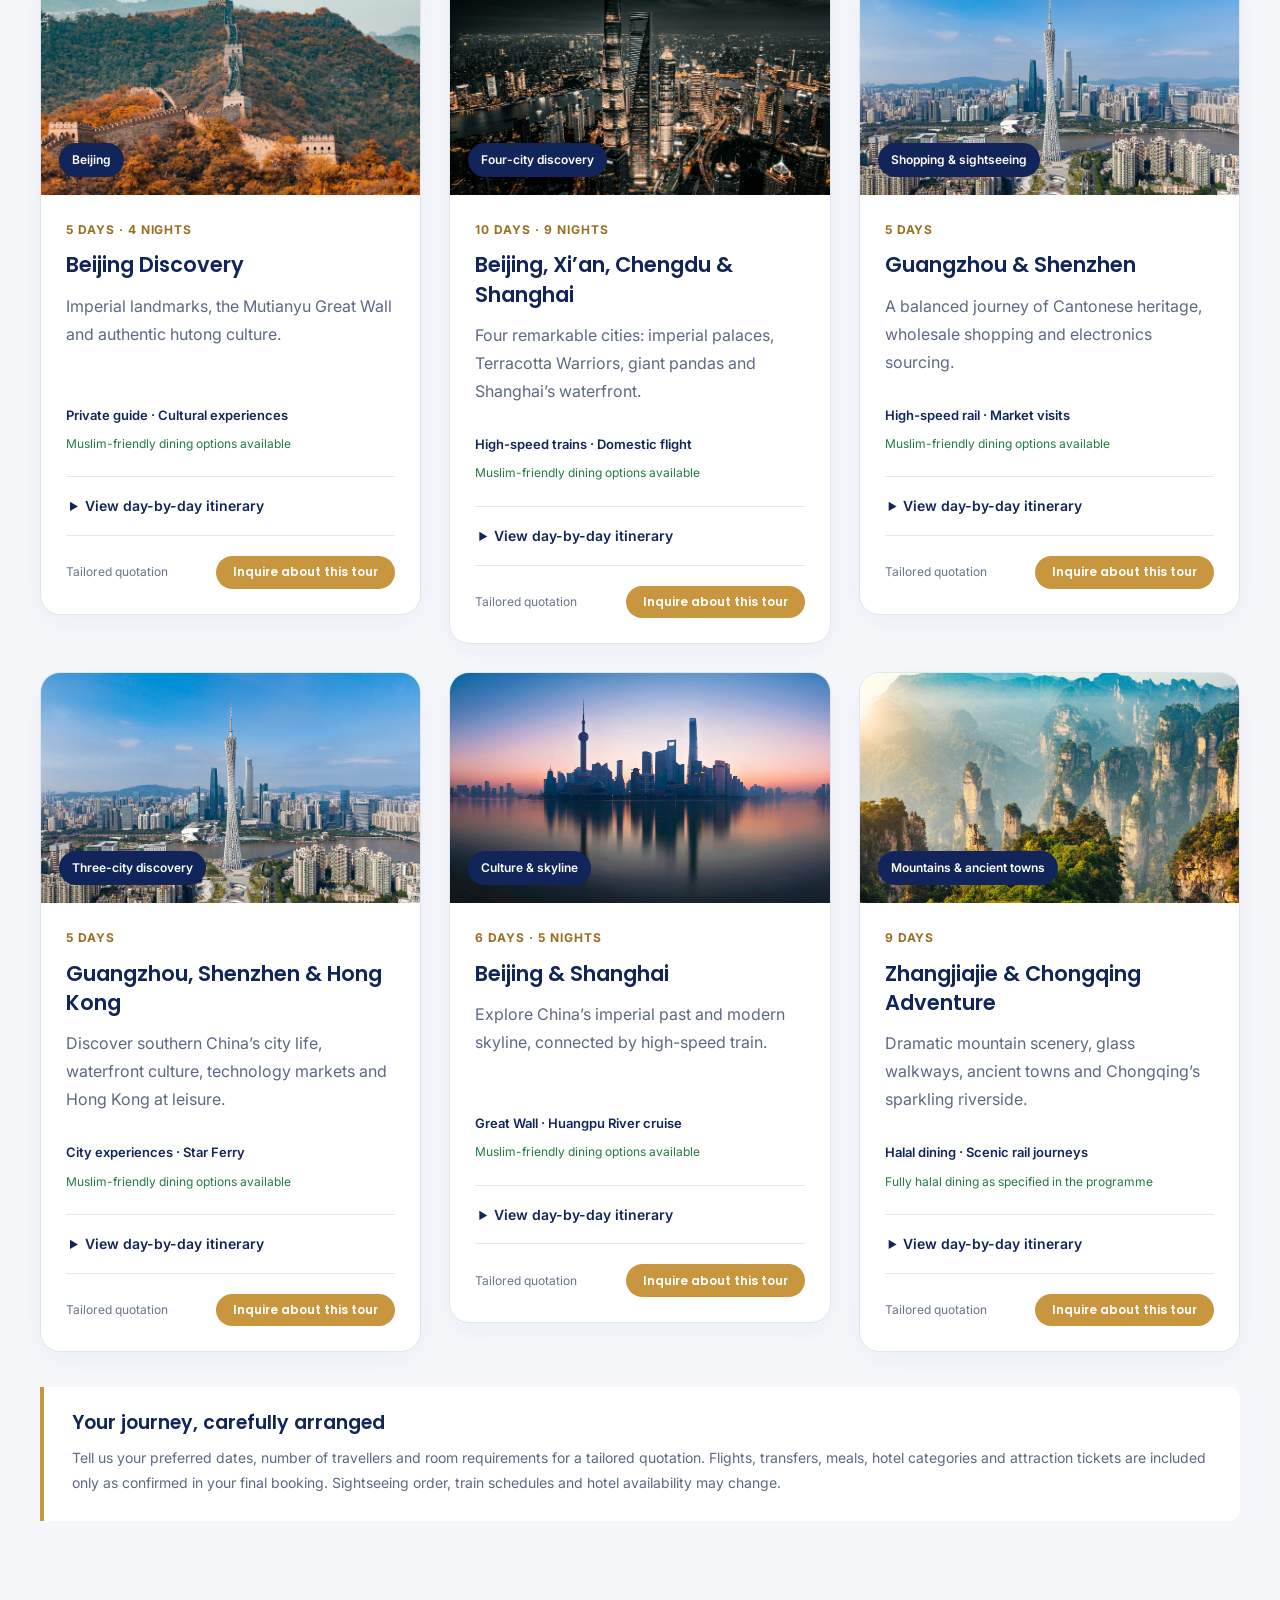
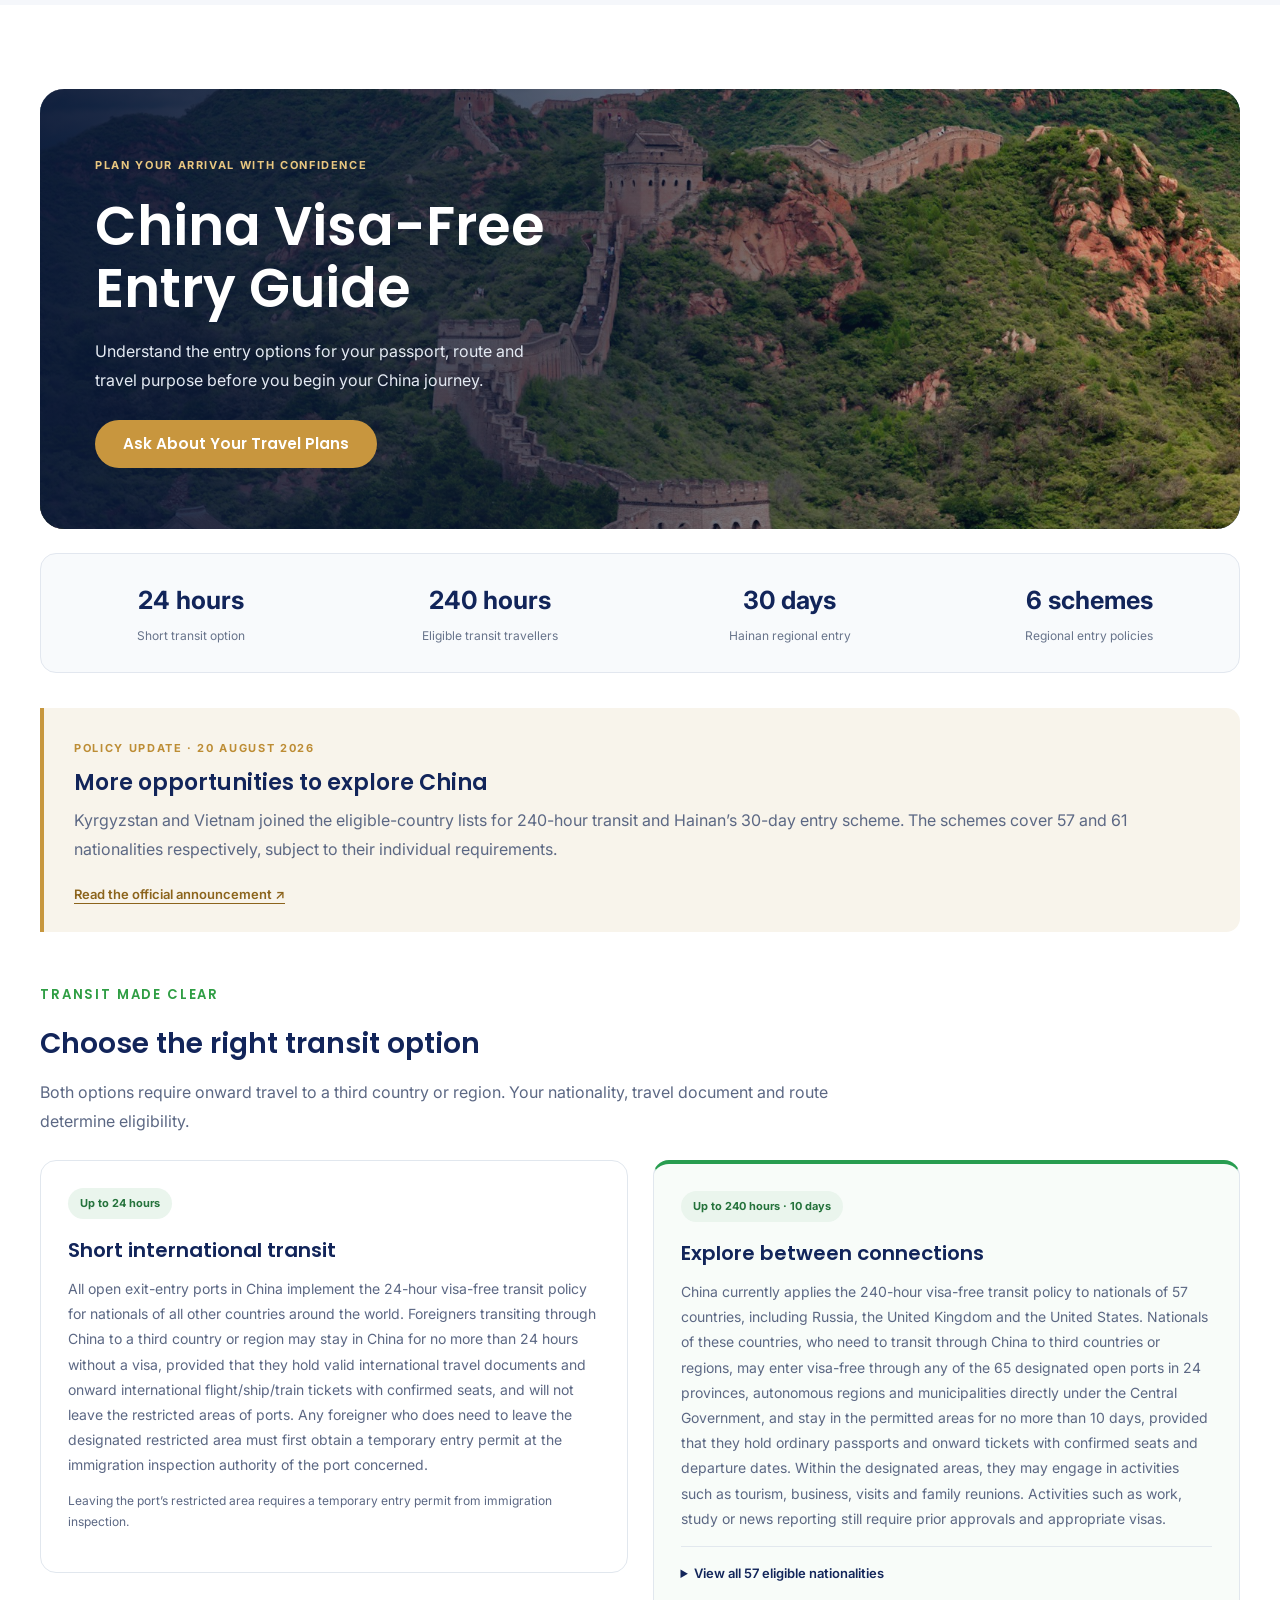
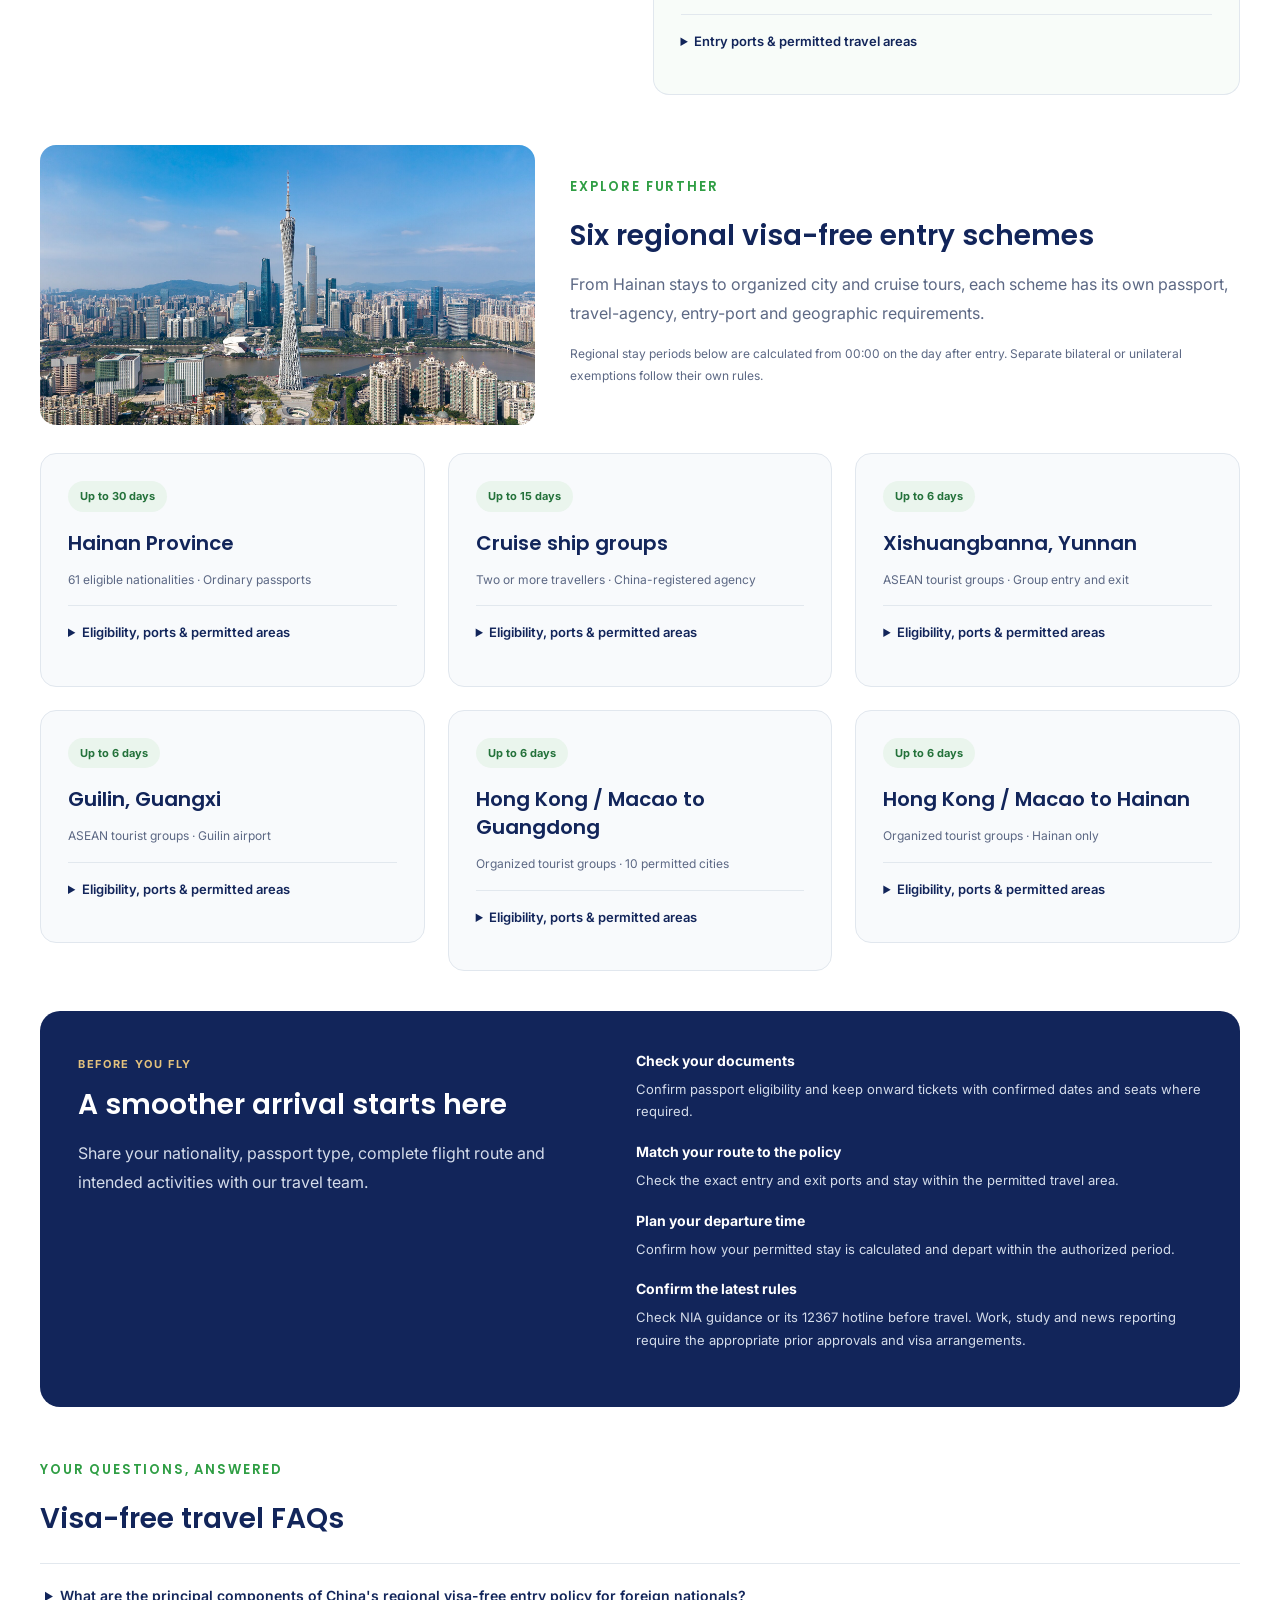
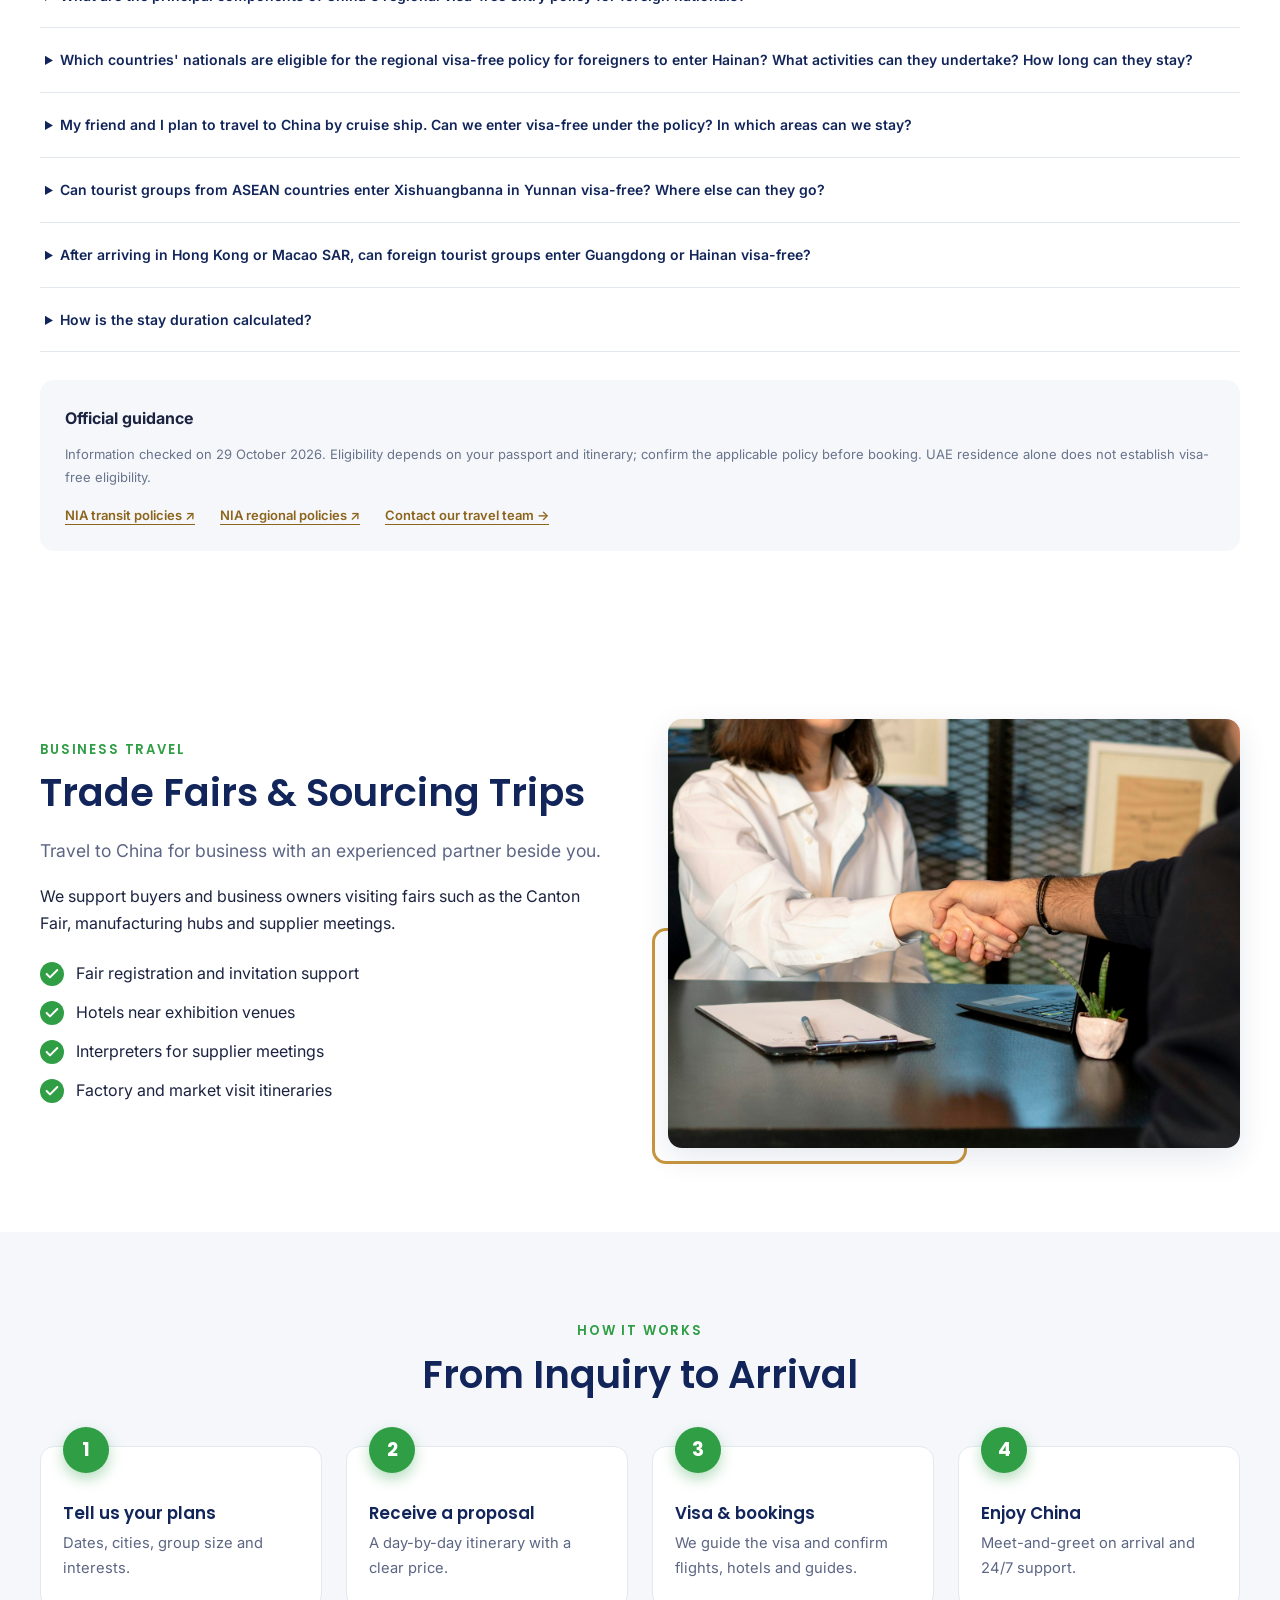
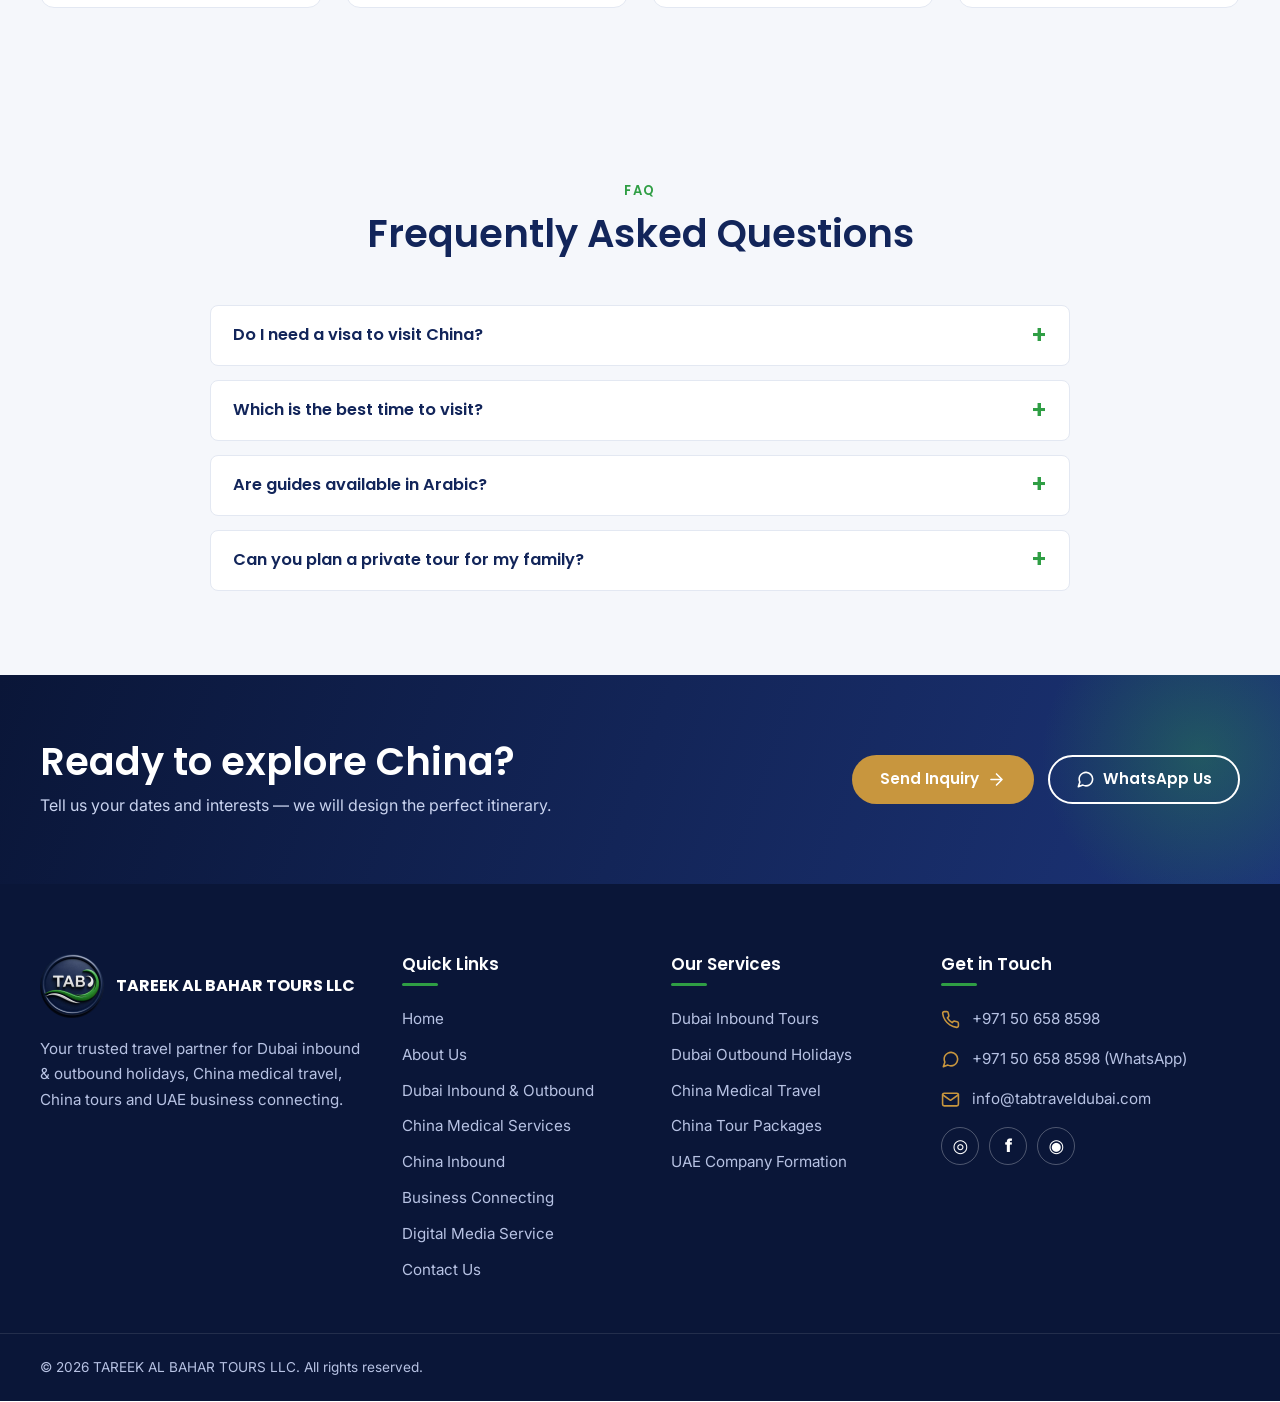
<file: china-inbound/index.html>
<!DOCTYPE html>

<html lang="en">
<head>
<meta charset="utf-8"/>
<meta content="width=device-width, initial-scale=1" name="viewport"/>
<title>China Inbound Tours &amp; Business Travel Packages | TAREEK AL BAHAR</title>
<meta content="Guided China tours, Great Wall and Shanghai packages, trade-fair and business travel with visa guidance from TAREEK AL BAHAR TOURS LLC, Dubai." name="description"/>
<link href="https://www.tareekalbahartours.com/china-inbound/" rel="canonical"/>
<meta content="#12255a" name="theme-color"/>
<meta content="website" property="og:type"/>
<meta content="TAREEK AL BAHAR TOURS LLC" property="og:site_name"/>
<meta content="China Inbound Tours &amp; Business Travel Packages | TAREEK AL BAHAR" property="og:title"/>
<meta content="Guided China tours, Great Wall and Shanghai packages, trade-fair and business travel with visa guidance from TAREEK AL BAHAR TOURS LLC, Dubai." property="og:description"/>
<meta content="https://www.tareekalbahartours.com/china-inbound/" property="og:url"/>
<meta content="https://www.tareekalbahartours.com/assets/img/china-wall.jpg" property="og:image"/>
<meta content="summary_large_image" name="twitter:card"/>
<link href="../assets/img/favicon.png" rel="icon" type="image/png"/>
<link href="../assets/img/apple-touch-icon.png" rel="apple-touch-icon"/>
<link href="https://fonts.googleapis.com" rel="preconnect"/>
<link crossorigin="" href="https://fonts.gstatic.com" rel="preconnect"/>
<link href="https://fonts.googleapis.com/css2?family=Inter:wght@400;500;600&amp;family=Poppins:wght@500;600;700&amp;display=swap" rel="stylesheet"/>
<link href="../assets/css/style.css" rel="stylesheet"/>
<link href="../assets/css/china-inbound.css" rel="stylesheet"/>
<script type="application/ld+json">
{
  "@context": "https://schema.org",
  "@type": "BreadcrumbList",
  "itemListElement": [
    {"@type": "ListItem", "position": 1, "name": "Home", "item": "https://www.tareekalbahartours.com/"},
    {"@type": "ListItem", "position": 2, "name": "China Inbound", "item": "https://www.tareekalbahartours.com/china-inbound/"}
  ]
}
</script>
</head>
<body>
<svg aria-hidden="true" style="display:none" xmlns="http://www.w3.org/2000/svg"><symbol id="i-phone" viewbox="0 0 24 24"><path d="M22 16.92v3a2 2 0 0 1-2.18 2 19.79 19.79 0 0 1-8.63-3.07 19.5 19.5 0 0 1-6-6 19.79 19.79 0 0 1-3.07-8.67A2 2 0 0 1 4.11 2h3a2 2 0 0 1 2 1.72 12.84 12.84 0 0 0 .7 2.81 2 2 0 0 1-.45 2.11L8.09 9.91a16 16 0 0 0 6 6l1.27-1.27a2 2 0 0 1 2.11-.45 12.84 12.84 0 0 0 2.81.7A2 2 0 0 1 22 16.92z"></path></symbol><symbol id="i-mail" viewbox="0 0 24 24"><path d="M4 4h16a2 2 0 0 1 2 2v12a2 2 0 0 1-2 2H4a2 2 0 0 1-2-2V6a2 2 0 0 1 2-2z"></path><path d="M22 6l-10 7L2 6"></path></symbol><symbol id="i-pin" viewbox="0 0 24 24"><path d="M21 10c0 7-9 13-9 13s-9-6-9-13a9 9 0 0 1 18 0z"></path><circle cx="12" cy="10" r="3"></circle></symbol><symbol id="i-clock" viewbox="0 0 24 24"><circle cx="12" cy="12" r="10"></circle><path d="M12 6v6l4 2"></path></symbol><symbol id="i-check" viewbox="0 0 24 24"><path d="M20 6L9 17l-5-5"></path></symbol><symbol id="i-arrow" viewbox="0 0 24 24"><path d="M5 12h14M12 5l7 7-7 7"></path></symbol><symbol id="i-globe" viewbox="0 0 24 24"><circle cx="12" cy="12" r="10"></circle><path d="M2 12h20"></path><path d="M12 2a15.3 15.3 0 0 1 4 10 15.3 15.3 0 0 1-4 10 15.3 15.3 0 0 1-4-10 15.3 15.3 0 0 1 4-10z"></path></symbol><symbol id="i-briefcase" viewbox="0 0 24 24"><rect height="14" rx="2" width="20" x="2" y="7"></rect><path d="M16 21V5a2 2 0 0 0-2-2h-4a2 2 0 0 0-2 2v16"></path></symbol><symbol id="i-heart" viewbox="0 0 24 24"><path d="M20.84 4.61a5.5 5.5 0 0 0-7.78 0L12 5.67l-1.06-1.06a5.5 5.5 0 0 0-7.78 7.78l1.06 1.06L12 21.23l7.78-7.78 1.06-1.06a5.5 5.5 0 0 0 0-7.78z"></path></symbol><symbol id="i-shield" viewbox="0 0 24 24"><path d="M12 22s8-4 8-10V5l-8-3-8 3v7c0 6 8 10 8 10z"></path></symbol><symbol id="i-users" viewbox="0 0 24 24"><path d="M17 21v-2a4 4 0 0 0-4-4H5a4 4 0 0 0-4 4v2"></path><circle cx="9" cy="7" r="4"></circle><path d="M23 21v-2a4 4 0 0 0-3-3.87"></path><path d="M16 3.13a4 4 0 0 1 0 7.75"></path></symbol><symbol id="i-star" viewbox="0 0 24 24"><polygon points="12 2 15.09 8.26 22 9.27 17 14.14 18.18 21.02 12 17.77 5.82 21.02 7 14.14 2 9.27 8.91 8.26 12 2"></polygon></symbol><symbol id="i-file" viewbox="0 0 24 24"><path d="M14 2H6a2 2 0 0 0-2 2v16a2 2 0 0 0 2 2h12a2 2 0 0 0 2-2V8z"></path><path d="M14 2v6h6"></path><path d="M16 13H8"></path><path d="M16 17H8"></path><path d="M10 9H8"></path></symbol><symbol id="i-send" viewbox="0 0 24 24"><path d="M22 2L11 13"></path><path d="M22 2l-7 20-4-9-9-4 20-7z"></path></symbol><symbol id="i-compass" viewbox="0 0 24 24"><circle cx="12" cy="12" r="10"></circle><polygon points="16.24 7.76 14.12 14.12 7.76 16.24 9.88 9.88 16.24 7.76"></polygon></symbol><symbol id="i-home" viewbox="0 0 24 24"><path d="M3 9l9-7 9 7v11a2 2 0 0 1-2 2H5a2 2 0 0 1-2-2z"></path><path d="M9 22V12h6v10"></path></symbol><symbol id="i-nav" viewbox="0 0 24 24"><polygon points="3 11 22 2 13 21 11 13 3 11"></polygon></symbol><symbol id="i-sun" viewbox="0 0 24 24"><circle cx="12" cy="12" r="5"></circle><path d="M12 1v2M12 21v2M4.22 4.22l1.42 1.42M18.36 18.36l1.42 1.42M1 12h2M21 12h2M4.22 19.78l1.42-1.42M18.36 5.64l1.42-1.42"></path></symbol><symbol id="i-award" viewbox="0 0 24 24"><circle cx="12" cy="8" r="7"></circle><path d="M8.21 13.89L7 23l5-3 5 3-1.21-9.12"></path></symbol><symbol id="i-headset" viewbox="0 0 24 24"><path d="M3 18v-6a9 9 0 0 1 18 0v6"></path><path d="M21 19a2 2 0 0 1-2 2h-1a2 2 0 0 1-2-2v-3a2 2 0 0 1 2-2h3zM3 19a2 2 0 0 0 2 2h1a2 2 0 0 0 2-2v-3a2 2 0 0 0-2-2H3z"></path></symbol><symbol id="i-dollar" viewbox="0 0 24 24"><path d="M12 1v22"></path><path d="M17 5H9.5a3.5 3.5 0 0 0 0 7h5a3.5 3.5 0 0 1 0 7H6"></path></symbol><symbol id="i-chat" viewbox="0 0 24 24"><path d="M21 11.5a8.38 8.38 0 0 1-.9 3.8 8.5 8.5 0 0 1-7.6 4.7 8.38 8.38 0 0 1-3.8-.9L3 21l1.9-5.7a8.38 8.38 0 0 1-.9-3.8 8.5 8.5 0 0 1 4.7-7.6 8.38 8.38 0 0 1 3.8-.9h.5a8.48 8.48 0 0 1 8 8v.5z"></path></symbol><symbol id="i-menu" viewbox="0 0 24 24"><path d="M3 12h18M3 6h18M3 18h18"></path></symbol><symbol id="i-building" viewbox="0 0 24 24"><rect height="20" rx="2" width="16" x="4" y="2"></rect><path d="M9 22v-4h6v4"></path><path d="M8 6h.01M12 6h.01M16 6h.01M8 10h.01M12 10h.01M16 10h.01M8 14h.01M12 14h.01M16 14h.01"></path></symbol><symbol id="i-clipboard" viewbox="0 0 24 24"><path d="M16 4h2a2 2 0 0 1 2 2v14a2 2 0 0 1-2 2H6a2 2 0 0 1-2-2V6a2 2 0 0 1 2-2h2"></path><rect height="4" rx="1" width="8" x="8" y="2"></rect></symbol><symbol id="i-map" viewbox="0 0 24 24"><path d="M1 6v16l7-4 8 4 7-4V2l-7 4-8-4-7 4z"></path><path d="M8 2v16"></path><path d="M16 6v16"></path></symbol><symbol id="i-calendar" viewbox="0 0 24 24"><rect height="18" rx="2" width="18" x="3" y="4"></rect><path d="M16 2v4M8 2v4M3 10h18"></path></symbol><symbol id="i-plane" viewbox="0 0 24 24"><path d="M17.8 19.2L16 11l3.5-3.5C21 6 21.5 4 21 3c-1-.5-3 0-4.5 1.5L13 8 4.8 6.2c-.5-.1-.9.1-1.1.5l-.3.5c-.2.5-.1 1 .3 1.3L9 12l-2 3H4l-1 1 3 2 2 3 1-1v-3l3-2 3.5 5.3c.3.4.8.5 1.3.3l.5-.2c.4-.3.6-.7.5-1.2z"></path></symbol><symbol id="i-stetho" viewbox="0 0 24 24"><path d="M4.8 2.3A.3.3 0 1 0 5 2H4a2 2 0 0 0-2 2v5a6 6 0 0 0 6 6 6 6 0 0 0 6-6V4a2 2 0 0 0-2-2h-1a.2.2 0 1 0 .3.3"></path><path d="M8 15v1a6 6 0 0 0 6 6 6 6 0 0 0 6-6v-4"></path><circle cx="20" cy="10" r="2"></circle></symbol><symbol id="i-translate" viewbox="0 0 24 24"><path d="M5 8l6 6"></path><path d="M4 14l6-6 2-3"></path><path d="M2 5h12"></path><path d="M7 2h1"></path><path d="M22 22l-5-10-5 10"></path><path d="M14 18h6"></path></symbol><symbol id="i-bed" viewbox="0 0 24 24"><path d="M2 4v16"></path><path d="M2 8h18a2 2 0 0 1 2 2v10"></path><path d="M2 17h20"></path><path d="M6 8v9"></path></symbol></svg>
<a class="skip-link" href="#main">Skip to content</a>
<div id="site-header"><div class="topbar">
<div class="container topbar__inner">
<ul class="topbar__list">
<li><a href="tel:+971506588598"><svg aria-hidden="true" class="icon"><use href="#i-phone"></use></svg> +971 50 658 8598</a></li>
<li><a href="mailto:info@tabtraveldubai.com"><svg aria-hidden="true" class="icon"><use href="#i-mail"></use></svg> info@tabtraveldubai.com</a></li>
</ul>
<ul class="topbar__list topbar__list--right">
<li><svg aria-hidden="true" class="icon"><use href="#i-clock"></use></svg> 24 Hrs</li>
</ul>
</div>
</div>
<header class="site-header">
<div class="container site-header__inner">
<a aria-label="TAREEK AL BAHAR TOURS LLC – home" class="brand" href="../index.html">
<img alt="TAREEK AL BAHAR TOURS logo" height="512" src="../assets/img/logo.png" width="512"/>
<span class="brand__name">TAREEK AL BAHAR<small>TOURS LLC</small></span>
</a>
<nav aria-label="Main navigation" class="main-nav" id="main-nav">
<ul class="main-nav__list"><li><a href="../index.html">Home</a></li><li><a href="../about-us/index.html">About Us</a></li><li><a href="../dubai-inbound-outbound/index.html">Dubai Inbound &amp; Outbound</a></li><li><a href="../china-medical-services/index.html">China Medical Services</a></li><li><a aria-current="page" href="../china-inbound/index.html">China Inbound</a></li><li><a href="../business-connecting/index.html">Business Connecting</a></li><li><a href="../digital-media-service/index.html">Digital Media Service</a></li><li><a href="../contact-us/index.html">Contact Us</a></li></ul>
</nav>
<div class="header-cta">
<a class="btn btn--primary btn--sm" href="../contact-us/index.html">Send Inquiry</a>
<button aria-controls="main-nav" aria-expanded="false" aria-label="Toggle menu" class="nav-toggle" type="button"><svg aria-hidden="true" class="icon"><use href="#i-menu"></use></svg></button>
</div>
<div class="lang-switcher notranslate" role="group" aria-label="Choose website language" translate="no"><button class="lang-option is-active" data-lang="en" lang="en" aria-pressed="true" type="button">English</button><button class="lang-option" data-lang="zh" lang="zh-CN" aria-pressed="false" type="button">中文</button><button class="lang-option" data-lang="ar" lang="ar" aria-pressed="false" type="button">العربية</button></div>
</div>
</header></div>
<main id="main">
<section class="page-banner bg-china-wall">
<div class="container">
<ol aria-label="Breadcrumb" class="breadcrumb"><li><a href="../index.html">Home</a></li><li aria-current="page">China Inbound</li></ol>
<h1>China Inbound</h1>
<p>Guided tours, business trips and trade-fair travel across China — planned by people who know the country.</p>
</div>
</section>
<section aria-labelledby="cin-intro-title" class="section">
<div class="container split">
<div class="split__media"><img alt="Great Wall of China over green mountains" decoding="async" height="1067" loading="lazy" src="../assets/img/china-wall-green.jpg" width="1600"/></div>
<div>
<span class="eyebrow">Visit China</span>
<h2 id="cin-intro-title">Experience China With Confidence</h2>
<p class="lead">From the Great Wall to Shanghai’s skyline, China is full of unforgettable places.</p>
<p>We handle visas, domestic flights, high-speed trains, hotels and English- or Arabic-speaking guides, so travelling in China is comfortable from day one.</p>
<ul class="check-list check-list--2col"><li><svg aria-hidden="true" class="icon"><use href="#i-check"></use></svg> <span>China visa documentation guidance</span></li><li><svg aria-hidden="true" class="icon"><use href="#i-check"></use></svg> <span>Flights, high-speed train and hotel bookings</span></li><li><svg aria-hidden="true" class="icon"><use href="#i-check"></use></svg> <span>Private or small-group guided tours</span></li><li><svg aria-hidden="true" class="icon"><use href="#i-check"></use></svg> <span>Business trips, factory visits and trade-fair support</span></li><li><svg aria-hidden="true" class="icon"><use href="#i-check"></use></svg> <span>Airport meet-and-greet and transfers</span></li></ul>
<a class="btn btn--green" href="../contact-us/index.html">Plan My China Trip <svg aria-hidden="true" class="icon"><use href="#i-arrow"></use></svg></a>
</div>
</div>
</section>
<section id="china-inbound" aria-labelledby="china-inbound-title" class="section section--alt ci-section"><div class="container"><div class="section-head"><span class="eyebrow">Discover China with Tareek Al Bahar</span><h2 id="china-inbound-title">China Inbound Section</h2><p class="ci-intro">From imperial cities to extraordinary mountain landscapes, explore six thoughtfully planned journeys. Open each itinerary for the complete daily programme, dining, accommodation and transport details.</p></div><div class="ci-grid"><article class="ci-card"><div class="ci-media"><img src="../assets/img/china-wall.jpg" alt="Great Wall of China winding over the mountains" loading="lazy" decoding="async" width="1200" height="800"><span>Beijing</span></div><div class="ci-body"><p class="ci-duration">5 days · 4 nights</p><h3>Beijing Discovery</h3><p class="ci-desc">Imperial landmarks, the Mutianyu Great Wall and authentic hutong culture.</p><p class="ci-features">Private guide · Cultural experiences</p><p class="ci-dining">Muslim-friendly dining options available</p><details class="ci-itinerary"><summary>View day-by-day itinerary</summary><div class="ci-days"><div class="ci-day"><span class="ci-day-number">Day 1</span><h5>Arrival in Beijing</h5><p>Meals: As arranged / at own expense Upon arrival at Beijing airport, meet your personal English-speaking tour guide and transfer by private vehicle to your hotel. After check-in, enjoy the rest of the day at leisure to relax and recover from your journey.</p></div><div class="ci-day"><span class="ci-day-number">Day 2</span><h5>Tiananmen Square, Forbidden City &amp; Summer Palace</h5><p>Meals: Breakfast; lunch (CNY 100 per adult); dinner (CNY 100 per adult) Begin your sightseeing at Tiananmen Square, one of China’s most important landmarks. Continue to the Forbidden City, the celebrated imperial palace complex known for its grand halls, courtyards and traditional Chinese architecture. In the afternoon, visit the beautiful Summer Palace, famed for its landscaped gardens, lake views and historic pavilions. Note: Admission and timed-entry availability for major attractions should be reconfirmed before travel. The sightseeing order may be adjusted if necessary.</p></div><div class="ci-day"><span class="ci-day-number">Day 3</span><h5>Mutianyu Great Wall Experience</h5><p>Meals: Breakfast; lunch (CNY 100 per adult); dinner (CNY 100 per adult) Travel to the magnificent Mutianyu section of the Great Wall of China. Enjoy a cable car ride and admire the breathtaking mountain scenery and panoramic views from this world-famous historic landmark. After the visit, return to Beijing and relax at your hotel.</p></div><div class="ci-day"><span class="ci-day-number">Day 4</span><h5>Temple of Heaven, Hutong Rickshaw Ride &amp; Chinese Culture</h5><p>Meals: Breakfast; lunch (CNY 100 per adult); dinner (CNY 100 per adult) Visit the Temple of Heaven, the historic complex where emperors once prayed for good harvests. Continue with a traditional rickshaw ride through Beijing’s hutongs to discover the character of the city’s old neighbourhoods. Enjoy a Tai Chi session and take part in a hands-on experience learning to prepare authentic Chinese dumplings with a local family.</p></div><div class="ci-day"><span class="ci-day-number">Day 5</span><h5>Departure from Beijing</h5><p>Meals: Breakfast After breakfast, check out of the hotel. Your Beijing tour comes to an end. The onward flight and airport transfer are to be arranged independently unless separately confirmed as part of the booking.</p></div></div></details><div class="ci-actions"><span>Tailored quotation</span><a class="btn btn--primary btn--sm" href="https://wa.me/971506588598?text=Hello%2C%20I%20would%20like%20to%20inquire%20about%20the%20Beijing%20Discovery%20tour." rel="noopener">Inquire about this tour</a></div></div></article><article class="ci-card"><div class="ci-media"><img src="../assets/img/china-shanghai-night.jpg" alt="Shanghai skyline illuminated at night" loading="lazy" decoding="async" width="1200" height="800"><span>Four-city discovery</span></div><div class="ci-body"><p class="ci-duration">10 days · 9 nights</p><h3>Beijing, Xi’an, Chengdu &amp; Shanghai</h3><p class="ci-desc">Four remarkable cities: imperial palaces, Terracotta Warriors, giant pandas and Shanghai’s waterfront.</p><p class="ci-features">High-speed trains · Domestic flight</p><p class="ci-dining">Muslim-friendly dining options available</p><details class="ci-itinerary"><summary>View day-by-day itinerary</summary><div class="ci-days"><div class="ci-day"><span class="ci-day-number">Day 1</span><h5>Arrival in Beijing</h5><p>Meals: Not included | Transfer: Arrival flight arranged independently Upon arrival in Beijing, meet your guide at the airport and transfer by private vehicle to the hotel. The remainder of the day is free for rest and leisure.</p></div><div class="ci-day"><span class="ci-day-number">Day 2</span><h5>Beijing City Highlights</h5><p>Meals: Breakfast; lunch (CNY 100/adult); dinner (CNY 100/adult) | Transfer: Private sightseeing transfers Visit Tian’anmen Square and the historic Forbidden City, followed by a traditional Beijing Roast Duck lunch. In the afternoon, explore Beijing’s charming hutong alleys. Forbidden City tickets are subject to availability, and the visit date or sequence may be adjusted if required.</p></div><div class="ci-day"><span class="ci-day-number">Day 3</span><h5>Temple of Heaven &amp; Great Wall</h5><p>Meals: Breakfast; lunch (CNY 100/adult); dinner (CNY 100/adult) | Transfer: Private sightseeing transfers Visit the Temple of Heaven to discover its history and local culture. Later, travel to the Mutianyu section of the Great Wall, where you can enjoy a cable car ride and panoramic views.</p></div><div class="ci-day"><span class="ci-day-number">Day 4</span><h5>Beijing to Xi’an</h5><p>Meals: Breakfast | Transfer: High-speed train, second class (approx. 4.5–6 hours) Visit the Summer Palace and enjoy a boat ride on Kunming Lake, weather permitting. Later, board a high-speed train to Xi’an. On arrival, meet your local guide and transfer to the hotel.</p></div><div class="ci-day"><span class="ci-day-number">Day 5</span><h5>Xi’an &amp; Terracotta Warriors</h5><p>Meals: Breakfast; Chinese lunch (CNY 60/adult) | Transfer: Private sightseeing transfers Visit the world-famous Terracotta Warriors, one of China’s greatest archaeological treasures. Later, explore the Ancient City Wall and the lively Muslim Quarter.</p></div><div class="ci-day"><span class="ci-day-number">Day 6</span><h5>Xi’an to Chengdu</h5><p>Meals: Breakfast; Chinese lunch (CNY 60/adult) | Transfer: Bullet train, second class (approx. 3.5–4.5 hours)</p><p>Visit the Small Wild Goose Pagoda before taking a high-speed train to Chengdu. Upon arrival, meet your local guide and transfer to the hotel.</p></div><div class="ci-day"><span class="ci-day-number">Day 7</span><h5>Chengdu Panda &amp; Culture</h5><p>Meals: Breakfast; Chinese lunch (CNY 50/adult) | Transfer: Private sightseeing transfers Visit the Chengdu Research Base of Giant Panda Breeding to see the pandas at their most active. Later, explore Wenshu Temple, experience Chengdu’s tea culture, and stroll through lively Jinli Old Street.</p></div><div class="ci-day"><span class="ci-day-number">Day 8</span><h5>Chengdu to Shanghai</h5><p>Meals: Breakfast | Transfer: Economy-class flight (approx. 3 hours 15 minutes) Visit historic Kuanzhai Alley and experience Chengdu’s traditional culture and architecture. Later, fly to Shanghai. On arrival, meet your local guide and transfer to the hotel.</p></div><div class="ci-day"><span class="ci-day-number">Day 9</span><h5>Shanghai City &amp; Huangpu River</h5><p>Meals: Breakfast, lunch and dinner | Transfer: Private sightseeing transfers; Huangpu River cruise Visit the Shanghai Museum, historic Yu Garden, and Yuyuan Old Street. Enjoy a Huangpu River cruise from the Bund to admire Shanghai’s skyline, then explore the artistic Tianzifang district.</p></div><div class="ci-day"><span class="ci-day-number">Day 10</span><h5>Shanghai Departure</h5><p>Meals: Breakfast | Transfer: Airport transfer; departure flight arranged independently Check out from the hotel and transfer to the airport for your departure. This marks the end of the tour services. Accommodation: No accommodation — end of service</p></div><p class="ci-note">Source itinerary dates: 28 November–7 December 2026. Ask us about availability for your preferred departure.</p></div></details><div class="ci-actions"><span>Tailored quotation</span><a class="btn btn--primary btn--sm" href="https://wa.me/971506588598?text=Hello%2C%20I%20would%20like%20to%20inquire%20about%20the%20Beijing%2C%20Xi%E2%80%99an%2C%20Chengdu%20%26%20Shanghai%20tour." rel="noopener">Inquire about this tour</a></div></div></article><article class="ci-card"><div class="ci-media"><img src="../assets/img/china-guangzhou.jpg" alt="Canton Tower and Guangzhou skyline beside the Pearl River" loading="lazy" decoding="async" width="1200" height="800"><span>Shopping &amp; sightseeing</span></div><div class="ci-body"><p class="ci-duration">5 days</p><h3>Guangzhou &amp; Shenzhen</h3><p class="ci-desc">A balanced journey of Cantonese heritage, wholesale shopping and electronics sourcing.</p><p class="ci-features">High-speed rail · Market visits</p><p class="ci-dining">Muslim-friendly dining options available</p><details class="ci-itinerary"><summary>View day-by-day itinerary</summary><div class="ci-days"><div class="ci-day"><span class="ci-day-number">Day 1</span><h5>Arrival in Guangzhou &amp; City Highlights</h5><ul><li>Depart from Dubai and arrive in Guangzhou.</li><li>Enjoy an outside view of Canton Tower, one of Guangzhou’s best-known landmarks.</li><li>See the Guangzhou Customs Building from the outside.</li><li>Visit Shamian Island, a historic district known for its European-style architecture and heritage streets.</li><li>Explore Yongqing Fang, a cultural area featuring the Bruce Lee Ancestral House, Cantonese Opera Art Museum and Crescent Moon Bridge.</li><li>Independent travel photography can be arranged in advance, subject to availability. Dining: Dinner at a Muslim-friendly restaurant.</li></ul><p>Overnight: Guangzhou.</p></div><div class="ci-day"><span class="ci-day-number">Day 2</span><h5>Guangzhou Wholesale &amp; Shopping Tour</h5><ul><li>Visit APM Wholesale Plaza.</li><li>Explore Yima International Clothing Plaza.</li><li>Continue to Beijing Road Shopping District, a popular shopping and pedestrian area in central Guangzhou.</li><li>Free time for shopping and exploring the surrounding area. Dining: Meal at a Muslim-friendly restaurant.</li></ul><p>Overnight: Guangzhou.</p></div><div class="ci-day"><span class="ci-day-number">Day 3</span><h5>Transfer to Shenzhen &amp; City Exploration</h5><ul><li>Travel from Guangzhou to Shenzhen by high-speed rail. Train schedule to be confirmed.</li><li>See Window of the World from the outside.</li><li>Explore Nantou Ancient City, a historic urban district where traditional heritage meets contemporary art and culture.</li><li>Visit Sea World Culture and Arts Center in Shenzhen.</li><li>See Minghua Lun, a former French luxury passenger ship that has become a landmark maritime tourism and leisure destination in Shekou. Dining: Meal at a Muslim-friendly restaurant.</li></ul><p>Overnight: Shenzhen.</p></div><div class="ci-day"><span class="ci-day-number">Day 4</span><h5>Shenzhen Electronics &amp; Cosmetics Markets</h5><ul><li>Visit Huaqiang Electronics City, a renowned electronics shopping area in central Shenzhen, with a wide range of electronic products and accessories.</li><li>Explore Ming Tong Cosmetics Market, a large cosmetics wholesale market with numerous beauty and cosmetics shops.</li><li>Allow time for product sourcing, shopping and browsing. Buyers should verify product specifications, authenticity, warranties and export requirements directly with sellers. Dining: Meal at a Muslim-friendly restaurant.</li></ul><p>Overnight: Shenzhen.</p></div><div class="ci-day"><span class="ci-day-number">Day 5</span><h5>Departure from Guangzhou</h5><ul><li>Check out of the hotel and transfer to the airport according to the confirmed transport arrangements.</li><li>Depart for Dubai from Guangzhou Baiyun International Airport (CAN).</li></ul></div><p class="ci-note">Flight details, train timings, attraction access, dining and hotels require reconfirmation. Independent travel photography can be arranged in advance, subject to availability.</p></div></details><div class="ci-actions"><span>Tailored quotation</span><a class="btn btn--primary btn--sm" href="https://wa.me/971506588598?text=Hello%2C%20I%20would%20like%20to%20inquire%20about%20the%20Guangzhou%20%26%20Shenzhen%20tour." rel="noopener">Inquire about this tour</a></div></div></article><article class="ci-card"><div class="ci-media"><img src="../assets/img/china-guangzhou.jpg" alt="Guangzhou city skyline and Canton Tower" loading="lazy" decoding="async" width="1200" height="800"><span>Three-city discovery</span></div><div class="ci-body"><p class="ci-duration">5 days</p><h3>Guangzhou, Shenzhen &amp; Hong Kong</h3><p class="ci-desc">Discover southern China’s city life, waterfront culture, technology markets and Hong Kong at leisure.</p><p class="ci-features">City experiences · Star Ferry</p><p class="ci-dining">Muslim-friendly dining options available</p><details class="ci-itinerary"><summary>View day-by-day itinerary</summary><div class="ci-days"><div class="ci-day"><span class="ci-day-number">Day 1</span><h5>GUANGZHOU CLASSICS</h5><ul><li>Canton Tower: Visit or enjoy a photo stop at Canton Tower, one of Guangzhou’s best-known modern landmarks.</li><li>Shamian Island: Explore the island’s historic streets, European-style architecture, and riverside atmosphere.</li><li>Yongqing Fang: Discover traditional Cantonese culture, restored heritage buildings, local shops, and lively lanes.</li></ul></div><div class="ci-day"><span class="ci-day-number">Day 2</span><h5>CANTONESE LIFESTYLE</h5><ul><li>Dim Sum Experience: Enjoy a Cantonese dim sum meal. Halal-certified dining should be arranged and confirmed in advance.</li><li>APM Plaza: Explore the shopping complex and its retail and entertainment options, subject to current availability.</li><li>Beijing Road: Walk along one of Guangzhou’s popular shopping streets, known for shops, restaurants, and lively city scenes.</li></ul></div><div class="ci-day"><span class="ci-day-number">Day 3</span><h5>SHENZHEN CHARMS</h5><ul><li>Window of the World: Explore the themed attraction featuring miniature representations of famous world landmarks. Entrance ticket subject to package confirmation.</li><li>Shenzhen Ancient City: Explore a historic area and its traditional streets; the exact site should be confirmed with the tour operator.</li><li>Sea World Arts Center: Visit the Sea World area for waterfront views, public spaces, and contemporary city scenery.</li></ul></div><div class="ci-day"><span class="ci-day-number">Day 4</span><h5>SHENZHEN MODERN</h5><ul><li>Huaqiangbei: Discover the famous electronics shopping district, with a wide range of gadgets and technology products.</li><li>Talent Park: Relax in a modern waterfront park with landscaped paths and skyline views.</li><li>Mingtong Market: Explore the market and its retail stalls, subject to opening hours and the group’s interests.</li></ul></div><div class="ci-day"><span class="ci-day-number">Day 5</span><h5>HONG KONG FREEDOM</h5><ul><li>Explore Hong Kong at Leisure: Enjoy free time to explore Hong Kong independently, shop, or visit attractions of your choice.</li><li>Star Ferry: Take a ride on the iconic Star Ferry, subject to ticket availability and the final schedule.</li><li>Return to Dubai: Transfer to the airport for the return journey to Dubai, according to the confirmed flight itinerary.</li></ul></div></div></details><div class="ci-actions"><span>Tailored quotation</span><a class="btn btn--primary btn--sm" href="https://wa.me/971506588598?text=Hello%2C%20I%20would%20like%20to%20inquire%20about%20the%20Guangzhou%2C%20Shenzhen%20%26%20Hong%20Kong%20tour." rel="noopener">Inquire about this tour</a></div></div></article><article class="ci-card"><div class="ci-media"><img src="../assets/img/china-shanghai.jpg" alt="Shanghai skyline across the Huangpu River" loading="lazy" decoding="async" width="1200" height="800"><span>Culture &amp; skyline</span></div><div class="ci-body"><p class="ci-duration">6 days · 5 nights</p><h3>Beijing &amp; Shanghai</h3><p class="ci-desc">Explore China’s imperial past and modern skyline, connected by high-speed train.</p><p class="ci-features">Great Wall · Huangpu River cruise</p><p class="ci-dining">Muslim-friendly dining options available</p><details class="ci-itinerary"><summary>View day-by-day itinerary</summary><div class="ci-days"><div class="ci-day"><span class="ci-day-number">Day 1</span><h5>Arrival in Beijing</h5><p>Meals: Meals at own arrangement Upon arrival at Beijing airport, meet your private guide, who will be holding a sign with your name. Enjoy a private transfer to the hotel and complete check-in. The remainder of the day is free to relax and recover after your journey.</p></div><div class="ci-day"><span class="ci-day-number">Day 2</span><h5>Beijing’s Imperial Highlights</h5><p>Meals: Breakfast; lunch and dinner (CNY 100 per adult, each, as quoted) Begin with a visit to Tian’anmen Square, one of Beijing’s most significant public spaces, before exploring the magnificent Forbidden City and its imperial architecture. Enjoy a traditional Beijing roast duck lunch, then spend the afternoon strolling through the city’s historic hutongs and discovering traditional Beijing life. Important note: Forbidden City tickets are limited and are generally released seven days in advance. The sightseeing order or visit date may need to change depending on ticket availability.</p></div><div class="ci-day"><span class="ci-day-number">Day 3</span><h5>Temple of Heaven &amp; the Great Wall</h5><p>Meals: Breakfast; lunch and dinner (CNY 100 per adult, each, as quoted) Visit the Temple of Heaven, the historic complex where emperors once prayed for good harvests. Continue to the Mutianyu section of the Great Wall. Enjoy a cable car ride and take in the impressive mountain scenery and panoramic views from this iconic landmark. Return to your hotel in Beijing after sightseeing.</p></div><div class="ci-day"><span class="ci-day-number">Day 4</span><h5>Beijing to Shanghai</h5><p>Meals: Breakfast; lunch and dinner (CNY 100 per adult, each, as quoted) Visit Beijing Zoo to see the giant pandas, then explore the beautiful Summer Palace with its gardens, lakes and traditional pavilions. After lunch, transfer to the railway station and board a second-class high-speed train to Shanghai. On arrival, meet your local guide and transfer to your hotel.</p></div><div class="ci-day"><span class="ci-day-number">Day 5</span><h5>Discover Shanghai</h5><p>Meals: Breakfast; lunch and dinner (CNY 100 per adult, each, as quoted) Explore the Shanghai Museum and visit the traditional Yu Garden and nearby Yuyuan Old Street. Later, enjoy a Huangpu River cruise from the Bund for memorable views of Shanghai’s celebrated skyline. Continue to Tianzifang, a lively arts and cultural district known for its narrow lanes, boutiques and cafés.</p></div><div class="ci-day"><span class="ci-day-number">Day 6</span><h5>Departure from Shanghai</h5><p>Meals: Breakfast After breakfast, check out of the hotel. Make your own arrangements for the onward flight; airport transfer and flight arrangements are not included in the quoted package unless separately confirmed.</p></div></div></details><div class="ci-actions"><span>Tailored quotation</span><a class="btn btn--primary btn--sm" href="https://wa.me/971506588598?text=Hello%2C%20I%20would%20like%20to%20inquire%20about%20the%20Beijing%20%26%20Shanghai%20tour." rel="noopener">Inquire about this tour</a></div></div></article><article class="ci-card"><div class="ci-media"><img src="../assets/img/china-zhangjiajie.jpg" alt="Forested sandstone pillars in Zhangjiajie" loading="lazy" decoding="async" width="1200" height="800"><span>Mountains &amp; ancient towns</span></div><div class="ci-body"><p class="ci-duration">9 days</p><h3>Zhangjiajie &amp; Chongqing Adventure</h3><p class="ci-desc">Dramatic mountain scenery, glass walkways, ancient towns and Chongqing’s sparkling riverside.</p><p class="ci-features">Halal dining · Scenic rail journeys</p><p class="ci-dining">Fully halal dining as specified in the programme</p><details class="ci-itinerary"><summary>View day-by-day itinerary</summary><div class="ci-days"><div class="ci-day"><span class="ci-day-number">Day 1</span><h5>Arrival in Chongqing</h5><ul><li>Arrive in Chongqing.</li><li>Meet your private vehicle and transfer to the hotel.</li><li>Check in and enjoy free time at leisure. Accommodation: Chongqing</li></ul></div><div class="ci-day"><span class="ci-day-number">Day 2</span><h5>Chongqing to Zhangjiajie | Tianmen Mountain and 72 Wonder Tower</h5><ul><li>Take the high-speed train from Chongqing East to Zhangjiajie West.</li><li>Reference train schedule: 09:52–11:58 (approximately 2 hours and 6 minutes).</li><li>Visit Tianmen Mountain Scenic Area, including the sightseeing cableway, Tianmen Cave, Glass Skywalk, Guigu Cliffside Walkway and Yunmeng Fairy Summit, subject to operating conditions.</li><li>In the evening, visit Zhangjiajie 72 Wonder Tower to enjoy its illuminated exterior and night views. Admission for an indoor visit is at your own expense.</li><li>Transfer to the hotel and check in. Accommodation: Zhangjiajie Downtown</li></ul></div><div class="ci-day"><span class="ci-day-number">Day 3</span><h5>Zhangjiajie National Forest Park | Avatar Scenic Route</h5><ul><li>Explore Wulingyuan Scenic Area in Zhangjiajie National Forest Park.</li><li>Ride the Bailong Elevator, known for its rapid ascent to the mountain area.</li><li>Visit Yuanjiajie, famous for its Avatar-inspired scenery and Hallelujah Mountain viewpoints.</li><li>Continue to Yangjiajie to see the Natural Great Wall, then visit Tianzi Mountain and Imperial Writing Brush Peak.</li><li>Enjoy a sightseeing train ride through the Ten-Mile Gallery.</li><li>Return to the hotel. Accommodation: Wulingyuan District, Zhangjiajie</li></ul></div><div class="ci-day"><span class="ci-day-number">Day 4</span><h5>Zhangjiajie Grand Canyon and Huanglong Cave</h5><ul><li>Visit Zhangjiajie Grand Canyon and cross the Glass Bridge.</li><li>Enjoy five of the seven available activities, subject to availability and operating conditions: high-altitude zipline, Wuwangpo slide, Yixiantian slide, MR flight cinema, treasure-hunt elevator, sculpture elevator, or a round-trip cruise on Rainbow Lake.</li><li>Explore Huanglong Cave, including the Needle Stabilizing the Sea formation, Dragon Ballroom and underground river cruise.</li><li>Return to the hotel. Accommodation: Wulingyuan District, Zhangjiajie</li></ul></div><div class="ci-day"><span class="ci-day-number">Day 5</span><h5>Zhangjiajie National Forest Park, Furong Town, Miao Village and Fenghuang Ancient Town</h5><ul><li>Visit Golden Whip Stream Grand Canyon and enjoy its streams, forest scenery and natural surroundings.</li><li>Visit Huangshizhai Scenic Area and take the round-trip cable car.</li><li>Travel to a Miao village in Xiangxi, approximately two hours by road.</li><li>Stop at Furong Town to view Wangcun Waterfall.</li><li>Enjoy a traditional Miao-style long-table dinner in the village.</li><li>Continue to Fenghuang Ancient Town, check in at the hotel and enjoy the town&#x27;s evening scenery. Accommodation: Fenghuang Ancient Town</li></ul></div><div class="ci-day"><span class="ci-day-number">Day 6</span><h5>Fenghuang Ancient Town to Chongqing</h5><ul><li>Enjoy a relaxed morning and explore Fenghuang Ancient Town at your own pace.</li><li>Stroll along the Tuojiang River and see landmarks such as Nanhua Bridge, Snow Bridge, the stepping stones, Hongqiao Bridge, the Ten-Thousand-Name Pagoda, Wind Bridge, Mist Bridge, Moon Bridge and Cloud Bridge.</li><li>Admire the ancient city walls, traditional stilt houses and stone-paved lanes.</li><li>Take the high-speed train to Chongqing in the afternoon.</li><li>Reference train schedule: 16:38–20:33 (approximately 3 hours and 55 minutes).</li><li>Transfer to the hotel and check in. Accommodation: Chongqing</li></ul></div><div class="ci-day"><span class="ci-day-number">Day 7</span><h5>Chongqing City Tour</h5><ul><li>Visit Jiefangbei, a central commercial and pedestrian area.</li><li>Explore Eling No. 2 Factory Cultural and Creative Park.</li><li>Visit Ciqikou Ancient Town.</li><li>See Hongyadong, known for its traditional-style architecture and night views.</li><li>Enjoy a Two-River Night Cruise. Accommodation: Chongqing</li></ul></div><div class="ci-day"><span class="ci-day-number">Day 8</span><h5>Chongqing City Highlights</h5><ul><li>Visit Liziba to see the light-rail train passing through a residential building.</li><li>Walk along the Mountain City Footpath and enjoy views of Chongqing&#x27;s hillside streets.</li><li>Explore Baixiang Street.</li><li>Visit Shibati (Eighteen Steps), a historic hillside neighbourhood. Accommodation: Chongqing</li></ul></div><div class="ci-day"><span class="ci-day-number">Day 9</span><h5>Departure</h5><ul><li>Check out of the hotel.</li><li>Transfer to the departure airport and board your onward flight.</li><li>End of the trip. Accommodation: Departure city and airport to be confirmed</li></ul></div><p class="ci-note">The source programme is titled Chengdu–Zhangjiajie–Chongqing–Chengdu, but its daily route starts in Chongqing. Departure city and airport must be confirmed. Halal dining is specified throughout; individual restaurant arrangements require confirmation.</p></div></details><div class="ci-actions"><span>Tailored quotation</span><a class="btn btn--primary btn--sm" href="https://wa.me/971506588598?text=Hello%2C%20I%20would%20like%20to%20inquire%20about%20the%20Zhangjiajie%20%26%20Chongqing%20Adventure%20tour." rel="noopener">Inquire about this tour</a></div></div></article></div><div class="ci-booking"><h3>Your journey, carefully arranged</h3><p>Tell us your preferred dates, number of travellers and room requirements for a tailored quotation. Flights, transfers, meals, hotel categories and attraction tickets are included only as confirmed in your final booking. Sightseeing order, train schedules and hotel availability may change.</p></div></div></section>
<section id="china-visa-guide" class="section cv-section" aria-labelledby="china-visa-title"><div class="container">
<div class="cv-hero"><img src="../assets/img/china-wall-green.jpg" alt="The Great Wall of China across lush mountain ridges" width="1600" height="1067" loading="lazy" decoding="async"><div class="cv-hero-copy"><span class="cv-eyebrow">Plan your arrival with confidence</span><h2 id="china-visa-title">China Visa-Free<br>Entry Guide</h2><p>Understand the entry options for your passport, route and travel purpose before you begin your China journey.</p><a class="btn btn--primary" href="https://wa.me/971506588598?text=Hello%2C%20please%20help%20me%20plan%20my%20China%20entry%20and%20visa%20requirements." rel="noopener">Ask About Your Travel Plans</a></div></div>
<div class="cv-highlights"><div><strong>24 hours</strong><span>Short transit option</span></div><div><strong>240 hours</strong><span>Eligible transit travellers</span></div><div><strong>30 days</strong><span>Hainan regional entry</span></div><div><strong>6 schemes</strong><span>Regional entry policies</span></div></div>
<div class="cv-update"><span class="cv-eyebrow">Policy update · 20 August 2026</span><h3>More opportunities to explore China</h3><p>Kyrgyzstan and Vietnam joined the eligible-country lists for 240-hour transit and Hainan’s 30-day entry scheme. The schemes cover 57 and 61 nationalities respectively, subject to their individual requirements.</p><a href="https://en.nia.gov.cn/n147418/n147468/c217849/content.html" target="_blank" rel="noopener">Read the official announcement ↗</a></div>
<div class="cv-subhead"><span class="eyebrow">Transit made clear</span><h3>Choose the right transit option</h3><p>Both options require onward travel to a third country or region. Your nationality, travel document and route determine eligibility.</p></div>
<div class="cv-transit"><article class="cv-policy"><span class="cv-pill">Up to 24 hours</span><h4>Short international transit</h4><p>All open exit-entry ports in China implement the 24-hour visa-free transit policy for nationals of all other countries around the world. Foreigners transiting through China to a third country or region may stay in China for no more than 24 hours without a visa, provided that they hold valid international travel documents and onward international flight/ship/train tickets with confirmed seats, and will not leave the restricted areas of ports. Any foreigner who does need to leave the designated restricted area must first obtain a temporary entry permit at the immigration inspection authority of the port concerned.</p><p class="cv-small">Leaving the port’s restricted area requires a temporary entry permit from immigration inspection.</p></article><article class="cv-policy cv-featured"><span class="cv-pill">Up to 240 hours · 10 days</span><h4>Explore between connections</h4><p>China currently applies the 240-hour visa-free transit policy to nationals of 57 countries, including Russia, the United Kingdom and the United States. Nationals of these countries, who need to transit through China to third countries or regions, may enter visa-free through any of the 65 designated open ports in 24 provinces, autonomous regions and municipalities directly under the Central Government, and stay in the permitted areas for no more than 10 days, provided that they hold ordinary passports and onward tickets with confirmed seats and departure dates. Within the designated areas, they may engage in activities such as tourism, business, visits and family reunions. Activities such as work, study or news reporting still require prior approvals and appropriate visas.</p><details class="cv-detail"><summary>View all 57 eligible nationalities</summary><div><p>Europe (40): Austria, Belgium, Czech Republic, Denmark, Estonia, Finland, France, Germany, Greece, Hungary, Iceland, Italy, Latvia, Lithuania, Luxembourg, Malta, the Netherlands, Poland, Portugal, Slovakia, Slovenia, Spain, Sweden, Switzerland, Monaco, Russia, the United Kingdom, Ireland, Cyprus, Bulgaria, Romania, Ukraine, Serbia, Croatia, Bosnia and Herzegovina, Montenegro, North Macedonia, Albania, Belarus, Norway</p><p>The Americas (6): the United States, Canada, Brazil, Mexico, Argentina, Chile</p><p>Oceania (2): Australia, New Zealand</p><p>Asia (9): the Republic of Korea, Japan, Singapore, Brunei, the United Arab Emirates, Qatar, Indonesia, Vietnam, Kyrgyzstan</p></div></details><details class="cv-detail"><summary>Entry ports &amp; permitted travel areas</summary><div><p>Ports and permitted stay areas: The 65 open ports cover major cities including Beijing (Beijing Capital International Airport, Beijing Daxing International Airport), Shanghai (Shanghai Pudong International Airport, Shanghai Hongqiao Port, etc.), Tianjin, Guangzhou, Shenzhen, Chengdu and Xi&#x27;an. In Guangdong Province, the permitted stay area covers the whole province, and travellers may exit from any open port in the province. In Guangxi, the permitted stay area covers 14 cities: Nanning, Liuzhou, Guilin, Wuzhou, Beihai, Fangchenggang, Qinzhou, Guigang, Yulin, Baise, Hezhou, Hechi, Laibin and Chongzuo.</p></div></details></article></div>
<div class="cv-regional-intro"><img src="../assets/img/china-guangzhou.jpg" alt="Guangzhou’s Canton Tower and Pearl River skyline" width="1920" height="1280" loading="lazy" decoding="async"><div><span class="eyebrow">Explore further</span><h3>Six regional visa-free entry schemes</h3><p>From Hainan stays to organized city and cruise tours, each scheme has its own passport, travel-agency, entry-port and geographic requirements.</p><p class="cv-small">Regional stay periods below are calculated from 00:00 on the day after entry. Separate bilateral or unilateral exemptions follow their own rules.</p></div></div><div class="cv-regional-grid"><article class="cv-policy"><span class="cv-pill">Up to 30 days</span><h4>Hainan Province</h4><p class="cv-small">61 eligible nationalities · Ordinary passports</p><details class="cv-detail"><summary>Eligibility, ports &amp; permitted areas</summary><div><p>Foreign nationals holding ordinary passports from 61 countries may enter and stay within the administrative region of Hainan Province for a maximum of 30 days without a visa, for short-term stays associated with tourism, business, visits, family visits, medical treatment, conferences and exhibitions, sports competitions, etc. The policy does not apply to those who intend to enter for working or studying. The exit-entry ports include all the open ports in Hainan.</p></div></details></article><article class="cv-policy"><span class="cv-pill">Up to 15 days</span><h4>Cruise ship groups</h4><p class="cv-small">Two or more travellers · China-registered agency</p><details class="cv-detail"><summary>Eligibility, ports &amp; permitted areas</summary><div><p>Any foreign tourist group consisting of two or more individuals, which is organized and received by a travel agency registered in China, may enter China without a visa by cruise ship via one of the cruise ports in 13 cities, including Tianjin, Dalian, Shanghai, Lianyungang, Wenzhou, Zhoushan, Xiamen, Qingdao, Guangzhou, Shenzhen, Beihai, Haikou and Sanya. Eligible groups shall continue their journey to the following scheduled ports and depart China with the same cruise ship. They may stay in Beijing and 11 coastal provinces, autonomous regions and municipalities directly under the Central Government for a maximum of 15 days.</p></div></details></article><article class="cv-policy"><span class="cv-pill">Up to 6 days</span><h4>Xishuangbanna, Yunnan</h4><p class="cv-small">ASEAN tourist groups · Group entry and exit</p><details class="cv-detail"><summary>Eligibility, ports &amp; permitted areas</summary><div><p>Any tourist group (two or more individuals holding ordinary passports) from an ASEAN member state may enter and exit China through Xishuangbanna Gasa International Airport, Mohan Railway Port and Mohan Highway Port visa-free, provided that the group is organized and received by a travel agency registered in China. The group shall enter and leave China as a whole, and may stay within the administrative region of Xishuangbanna Dai Autonomous Prefecture for a maximum of 6 days. The ASEAN member states include Malaysia, Indonesia, Thailand, the Philippines, Singapore, Brunei, Vietnam, Laos, Myanmar and Cambodia.</p></div></details></article><article class="cv-policy"><span class="cv-pill">Up to 6 days</span><h4>Guilin, Guangxi</h4><p class="cv-small">ASEAN tourist groups · Guilin airport</p><details class="cv-detail"><summary>Eligibility, ports &amp; permitted areas</summary><div><p>Tourist groups from the same ASEAN member states (two or more individuals holding ordinary passports) may enter and exit China through the airport in Guilin visa-free, provided that they are organized and received by a travel agency registered in China and enter and leave China as a whole. They may stay within the administrative region of Guilin for a maximum of 6 days.</p></div></details></article><article class="cv-policy"><span class="cv-pill">Up to 6 days</span><h4>Hong Kong / Macao to Guangdong</h4><p class="cv-small">Organized tourist groups · 10 permitted cities</p><details class="cv-detail"><summary>Eligibility, ports &amp; permitted areas</summary><div><p>Foreign nationals holding ordinary passports from countries with diplomatic relations with China may enter nine cities in the Guangdong-Hong Kong-Macao Greater Bay Area, as well as Shantou, without a visa, provided that they first enter Hong Kong or Macao SAR and then enter Guangdong Province as part of a tourist group (two or more individuals) organized by a travel agency registered in either SAR. The group shall enter and exit the Chinese mainland as a whole via any of the exit-entry ports in these 10 cities, and may stay for a maximum of 6 days in Guangzhou, Foshan, Zhaoqing, Shenzhen, Dongguan, Huizhou, Zhuhai, Zhongshan, Jiangmen and Shantou.</p></div></details></article><article class="cv-policy"><span class="cv-pill">Up to 6 days</span><h4>Hong Kong / Macao to Hainan</h4><p class="cv-small">Organized tourist groups · Hainan only</p><details class="cv-detail"><summary>Eligibility, ports &amp; permitted areas</summary><div><p>Foreign nationals holding ordinary passports from countries with diplomatic relations with China may enter Hainan Province without a visa, provided that they first enter Hong Kong or Macao SAR and then enter Hainan Province as part of a tourist group (two or more individuals) organized by a travel agency registered in either SAR. The group shall enter and exit Hainan Province as a whole via any of the exit-entry ports in Hainan, and may stay for a maximum of 6 days.</p></div></details></article></div>
<div class="cv-checklist"><div><span class="cv-eyebrow">Before you fly</span><h3>A smoother arrival starts here</h3><p>Share your nationality, passport type, complete flight route and intended activities with our travel team.</p></div><ol><li><strong>Check your documents</strong><span>Confirm passport eligibility and keep onward tickets with confirmed dates and seats where required.</span></li><li><strong>Match your route to the policy</strong><span>Check the exact entry and exit ports and stay within the permitted travel area.</span></li><li><strong>Plan your departure time</strong><span>Confirm how your permitted stay is calculated and depart within the authorized period.</span></li><li><strong>Confirm the latest rules</strong><span>Check NIA guidance or its 12367 hotline before travel. Work, study and news reporting require the appropriate prior approvals and visa arrangements.</span></li></ol></div>
<div class="cv-subhead"><span class="eyebrow">Your questions, answered</span><h3>Visa-free travel FAQs</h3></div><div class="cv-faq"><details class="cv-detail"><summary>What are the principal components of China&#x27;s regional visa-free entry policy for foreign nationals?</summary><div><p>The policy consists of six components: (I) the 30-day visa-free entry policy for foreign nationals entering Hainan Province; (II) the visa-free entry policy for foreign tourist groups traveling by cruise ships; (III) the visa-free entry policy for tourist groups entering Xishuangbanna, Yunnan from ASEAN member states; (IV) the visa-free entry policy for tourist groups entering Guilin, Guangxi from ASEAN member states; (V) the visa-free entry policy for foreign tourist groups traveling from Hong Kong and Macao SARs to Guangdong Province; and (VI) the visa-free entry policy for foreign tourist groups traveling from Hong Kong and Macao SARs to Hainan Province.</p></div></details><details class="cv-detail"><summary>Which countries&#x27; nationals are eligible for the regional visa-free policy for foreigners to enter Hainan? What activities can they undertake? How long can they stay?</summary><div><p>Foreign nationals holding ordinary passports from 61 countries—including Russia, the United Kingdom, the United States, Canada, Australia, New Zealand, the Republic of Korea, Japan, Singapore, Malaysia, Thailand, Kazakhstan, the United Arab Emirates, Brunei, Qatar, the Philippines, Indonesia, Vietnam and Kyrgyzstan—may enter Hainan without a visa for short-term stays for tourism, business, visits, family visits, medical treatment, conferences and exhibitions, sports competitions, etc. (working and studying are excluded). They may stay within the administrative region of Hainan for a maximum of 30 days, and may enter and exit through any of the open ports in Hainan.</p></div></details><details class="cv-detail"><summary>My friend and I plan to travel to China by cruise ship. Can we enter visa-free under the policy? In which areas can we stay?</summary><div><p>Any foreign tourist group of two or more individuals, organized and received by a travel agency registered in China, may enter visa-free by cruise ship via one of the cruise ports in 13 cities, including Tianjin, Dalian, Shanghai, Lianyungang, Wenzhou, Zhoushan, Xiamen, Qingdao, Guangzhou, Shenzhen, Beihai, Haikou and Sanya. The group shall continue to the following scheduled ports with the same cruise ship until it departs China. They may stay in Beijing and 11 coastal provinces, autonomous regions and municipalities directly under the Central Government for a maximum of 15 days.</p></div></details><details class="cv-detail"><summary>Can tourist groups from ASEAN countries enter Xishuangbanna in Yunnan visa-free? Where else can they go?</summary><div><p>Yes. Tourist groups of two or more individuals from ASEAN member states, holding ordinary passports and organized and received by a travel agency registered in China, may enter and exit visa-free through Xishuangbanna Gasa International Airport, Mohan Railway Port and Mohan Highway Port, and stay within Xishuangbanna Dai Autonomous Prefecture for a maximum of 6 days. In addition, ASEAN tourist groups may also enter Guilin, Guangxi visa-free through the airport in Guilin and stay within Guilin for a maximum of 6 days, under the same group-based arrangement.</p></div></details><details class="cv-detail"><summary>After arriving in Hong Kong or Macao SAR, can foreign tourist groups enter Guangdong or Hainan visa-free?</summary><div><p>Yes. Foreign nationals holding ordinary passports from countries with diplomatic relations with China may, after entering Hong Kong or Macao SAR, join a tourist group (two or more individuals) organized by a travel agency registered in either SAR and enter Guangdong Province visa-free—covering the nine cities in the Greater Bay Area and Shantou, with a maximum stay of 6 days. They may also enter Hainan Province visa-free with a maximum stay of 6 days. The exit-entry ports are the open ports of the 10 cities in Guangdong and all the open ports in Hainan, respectively.</p></div></details><details class="cv-detail"><summary>How is the stay duration calculated?</summary><div><p>Under all of the aforementioned policies, the stay period is calculated from 0:00 on the day after the day of entry. For individuals who meet the requirements of bilateral visa exemption agreements or other unilateral visa exemption policies of China, the relevant regulations shall prevail.</p></div></details></div>
<div class="cv-official"><strong>Official guidance</strong><p>Information checked on 29 October 2026. Eligibility depends on your passport and itinerary; confirm the applicable policy before booking. UAE residence alone does not establish visa-free eligibility.</p><div><a href="https://en.nia.gov.cn/n147418/n147463/c183412/content.html" target="_blank" rel="noopener">NIA transit policies ↗</a><a href="https://en.nia.gov.cn/n147418/n147463/c180637/content.html" target="_blank" rel="noopener">NIA regional policies ↗</a><a href="../contact-us/index.html">Contact our travel team →</a></div></div>
</div></section>
<section aria-labelledby="cin-biz-title" class="section">
<div class="container split split--reverse">
<div class="split__media"><img alt="Business partners shaking hands" decoding="async" height="1066" loading="lazy" src="../assets/img/business-handshake.jpg" width="1600"/></div>
<div>
<span class="eyebrow">Business Travel</span>
<h2 id="cin-biz-title">Trade Fairs &amp; Sourcing Trips</h2>
<p class="lead">Travel to China for business with an experienced partner beside you.</p>
<p>We support buyers and business owners visiting fairs such as the Canton Fair, manufacturing hubs and supplier meetings.</p>
<ul class="check-list"><li><svg aria-hidden="true" class="icon"><use href="#i-check"></use></svg> <span>Fair registration and invitation support</span></li><li><svg aria-hidden="true" class="icon"><use href="#i-check"></use></svg> <span>Hotels near exhibition venues</span></li><li><svg aria-hidden="true" class="icon"><use href="#i-check"></use></svg> <span>Interpreters for supplier meetings</span></li><li><svg aria-hidden="true" class="icon"><use href="#i-check"></use></svg> <span>Factory and market visit itineraries</span></li></ul>
</div>
</div>
</section>
<section aria-labelledby="cin-steps-title" class="section section--alt">
<div class="container">
<div class="section-head"><span class="eyebrow">How It Works</span><h2>From Inquiry to Arrival</h2></div>
<h3 hidden="" id="cin-steps-title">Steps</h3>
<ol class="steps"><li class="steps__item"><h3>Tell us your plans</h3><p>Dates, cities, group size and interests.</p></li><li class="steps__item"><h3>Receive a proposal</h3><p>A day-by-day itinerary with a clear price.</p></li><li class="steps__item"><h3>Visa &amp; bookings</h3><p>We guide the visa and confirm flights, hotels and guides.</p></li><li class="steps__item"><h3>Enjoy China</h3><p>Meet-and-greet on arrival and 24/7 support.</p></li></ol>
</div>
</section>
<section aria-labelledby="faq-title" class="section section--alt">
<div class="container">
<div class="section-head"><span class="eyebrow">FAQ</span><h2 id="faq-title">Frequently Asked Questions</h2></div>
<div class="faq"><details><summary>Do I need a visa to visit China?</summary><p>Most visitors need a visa, though some nationalities qualify for visa-free or transit exemptions. We check the latest rules for your passport and guide you through the process.</p></details><details><summary>Which is the best time to visit?</summary><p>Spring (April–May) and autumn (September–October) offer the most comfortable weather for most regions.</p></details><details><summary>Are guides available in Arabic?</summary><p>We arrange English-speaking guides as standard, and Arabic-speaking guides in major cities on request.</p></details><details><summary>Can you plan a private tour for my family?</summary><p>Yes — all itineraries can be made private and tailored to your pace and interests.</p></details></div>
</div>
</section>
<section aria-labelledby="cta-title" class="cta-band">
<div class="container cta-band__inner">
<div>
<h2 id="cta-title">Ready to explore China?</h2>
<p>Tell us your dates and interests — we will design the perfect itinerary.</p>
</div>
<div class="cta-band__actions">
<a class="btn btn--primary" href="../contact-us/index.html">Send Inquiry <svg aria-hidden="true" class="icon"><use href="#i-arrow"></use></svg></a>
<a class="btn btn--outline" href="https://wa.me/971506588598" rel="noopener"><svg aria-hidden="true" class="icon"><use href="#i-chat"></use></svg> WhatsApp Us</a>
</div>
</div>
</section>
</main>
<div id="site-footer"><footer class="site-footer">
<div class="container footer-grid">
<div>
<div class="footer-brand">
<img alt="TAREEK AL BAHAR TOURS logo" height="512" loading="lazy" src="../assets/img/logo.png" width="512"/>
<span>TAREEK AL BAHAR TOURS LLC</span>
</div>
<p>Your trusted travel partner for Dubai inbound &amp; outbound holidays, China medical travel, China tours and UAE business connecting.</p>
</div>
<div>
<h3>Quick Links</h3>
<ul class="footer-links"><li><a href="../index.html">Home</a></li><li><a href="../about-us/index.html">About Us</a></li><li><a href="../dubai-inbound-outbound/index.html">Dubai Inbound &amp; Outbound</a></li><li><a href="../china-medical-services/index.html">China Medical Services</a></li><li><a href="../china-inbound/index.html">China Inbound</a></li><li><a href="../business-connecting/index.html">Business Connecting</a></li><li><a href="../digital-media-service/index.html">Digital Media Service</a></li><li><a href="../contact-us/index.html">Contact Us</a></li></ul>
</div>
<div>
<h3>Our Services</h3>
<ul class="footer-links">
<li><a href="../dubai-inbound-outbound/index.html#inbound">Dubai Inbound Tours</a></li>
<li><a href="../dubai-inbound-outbound/index.html#outbound">Dubai Outbound Holidays</a></li>
<li><a href="../china-medical-services/index.html">China Medical Travel</a></li>
<li><a href="../china-inbound/index.html">China Tour Packages</a></li>
<li><a href="../business-connecting/index.html">UAE Company Formation</a></li>
</ul>
</div>
<div>
<h3>Get in Touch</h3>
<ul class="footer-contact">

<li><svg aria-hidden="true" class="icon"><use href="#i-phone"></use></svg> <a href="tel:+971506588598">+971 50 658 8598</a></li>
<li><svg aria-hidden="true" class="icon"><use href="#i-chat"></use></svg> <a href="https://wa.me/971506588598" rel="noopener">+971 50 658 8598 (WhatsApp)</a></li>
<li><svg aria-hidden="true" class="icon"><use href="#i-mail"></use></svg> <a href="mailto:info@tabtraveldubai.com">info@tabtraveldubai.com</a></li>
</ul>
<div aria-label="Social media" class="footer-social">
<a aria-label="Instagram" href="https://www.instagram.com/tareekalbahartours?utm_source=qr&amp;stkn=MTVqbTQ5ZHkzc3pwcg%3D%3D" rel="noopener" target="_blank" title="Instagram"><span aria-hidden="true">◎</span></a>
<a aria-label="Facebook" href="https://www.facebook.com/profile.php?id=61575330358306&amp;sk=reels_tab" rel="noopener" target="_blank" title="Facebook"><span aria-hidden="true">f</span></a>
<a aria-label="Snapchat" href="https://www.snapchat.com/@tareekalbahar?share_id=qmHaPiD9VFw&amp;locale=en-GB" rel="noopener" target="_blank" title="Snapchat"><span aria-hidden="true">◉</span></a>
</div>
</div>
</div>
<div class="footer-bottom">
<div class="container footer-bottom__inner">
<span>© 2026 TAREEK AL BAHAR TOURS LLC. All rights reserved.</span>
</div>
</div>
</footer>
<a aria-label="Chat with us on WhatsApp" class="whatsapp-float" href="https://wa.me/971506588598" rel="noopener"><svg aria-hidden="true" class="icon"><use href="#i-chat"></use></svg></a></div>
<script defer="" src="../assets/js/components.js?v=media-20261008-2"></script>
<script defer="" src="../assets/js/main.js"></script>
<div aria-hidden="true" id="google_translate_element"></div><script src="https://translate.google.com/translate_a/element.js?cb=googleTranslateElementInit"></script></body>
</html>
</file>
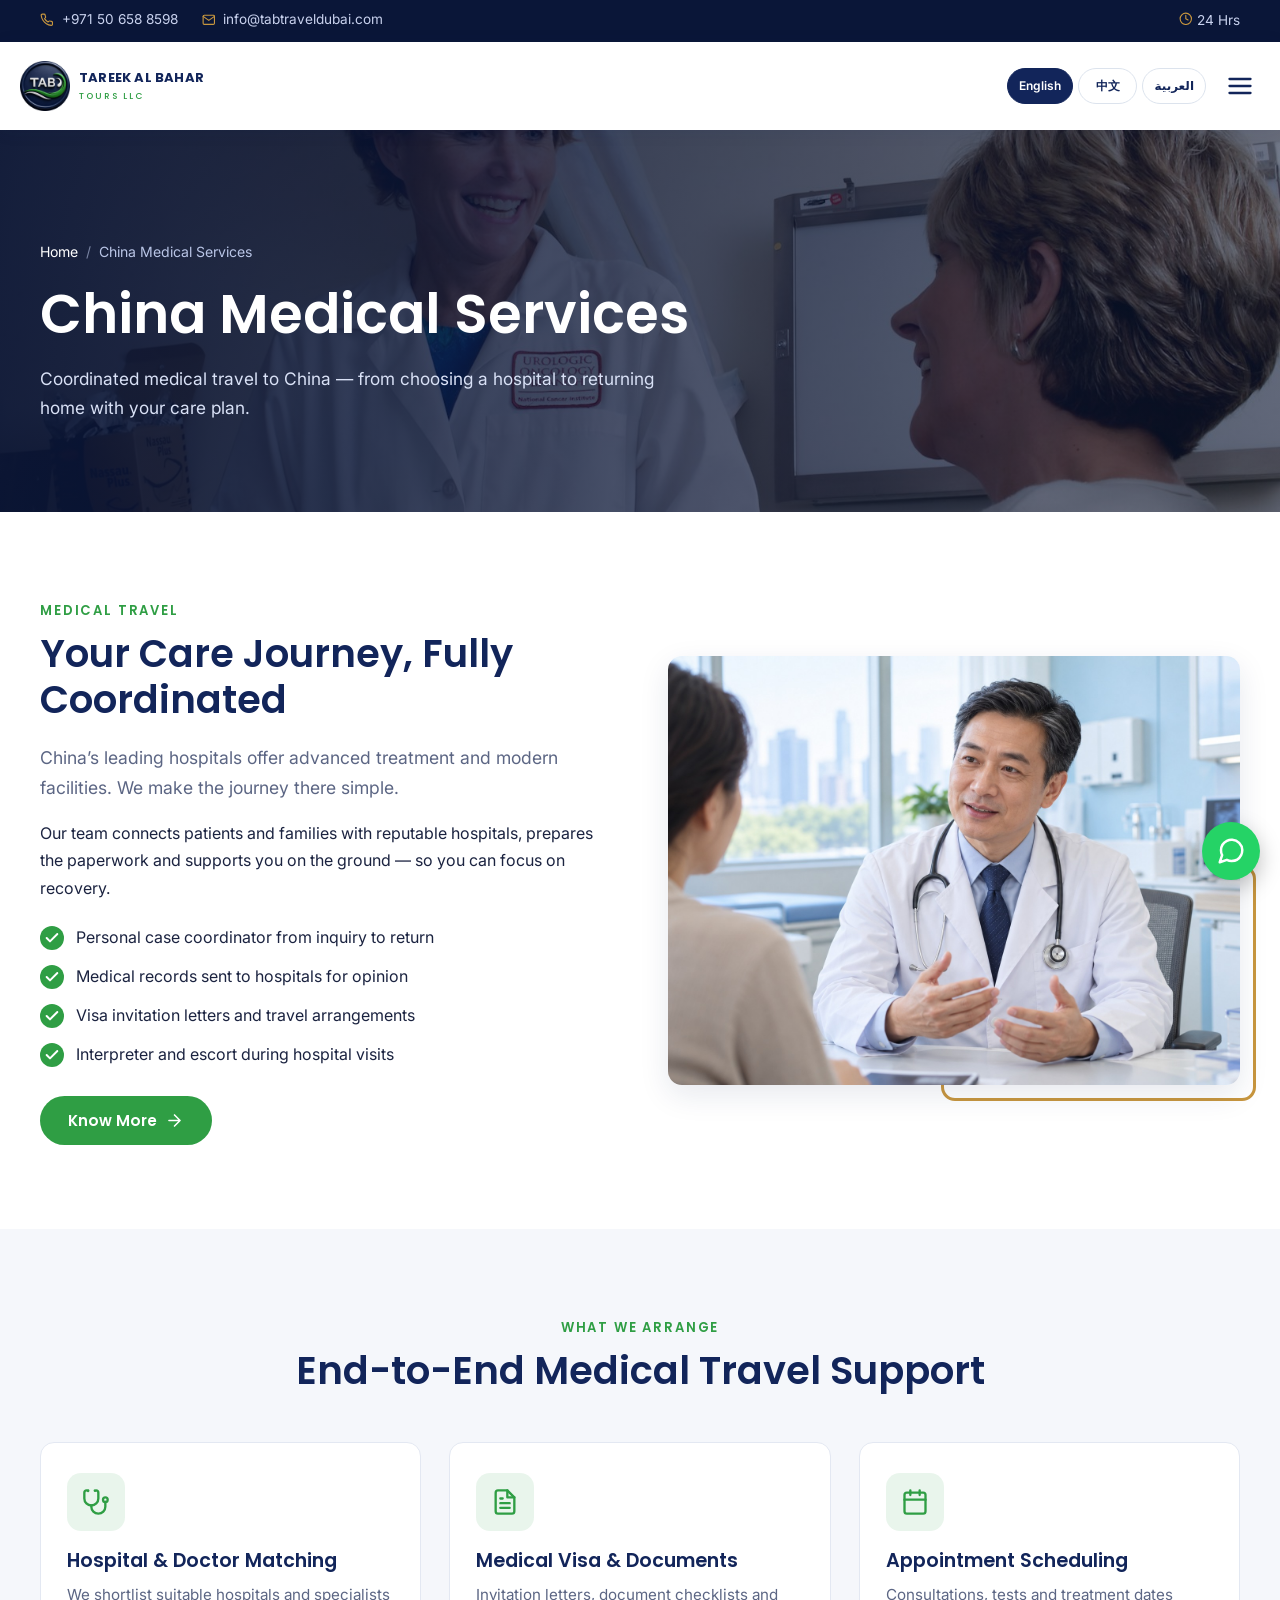
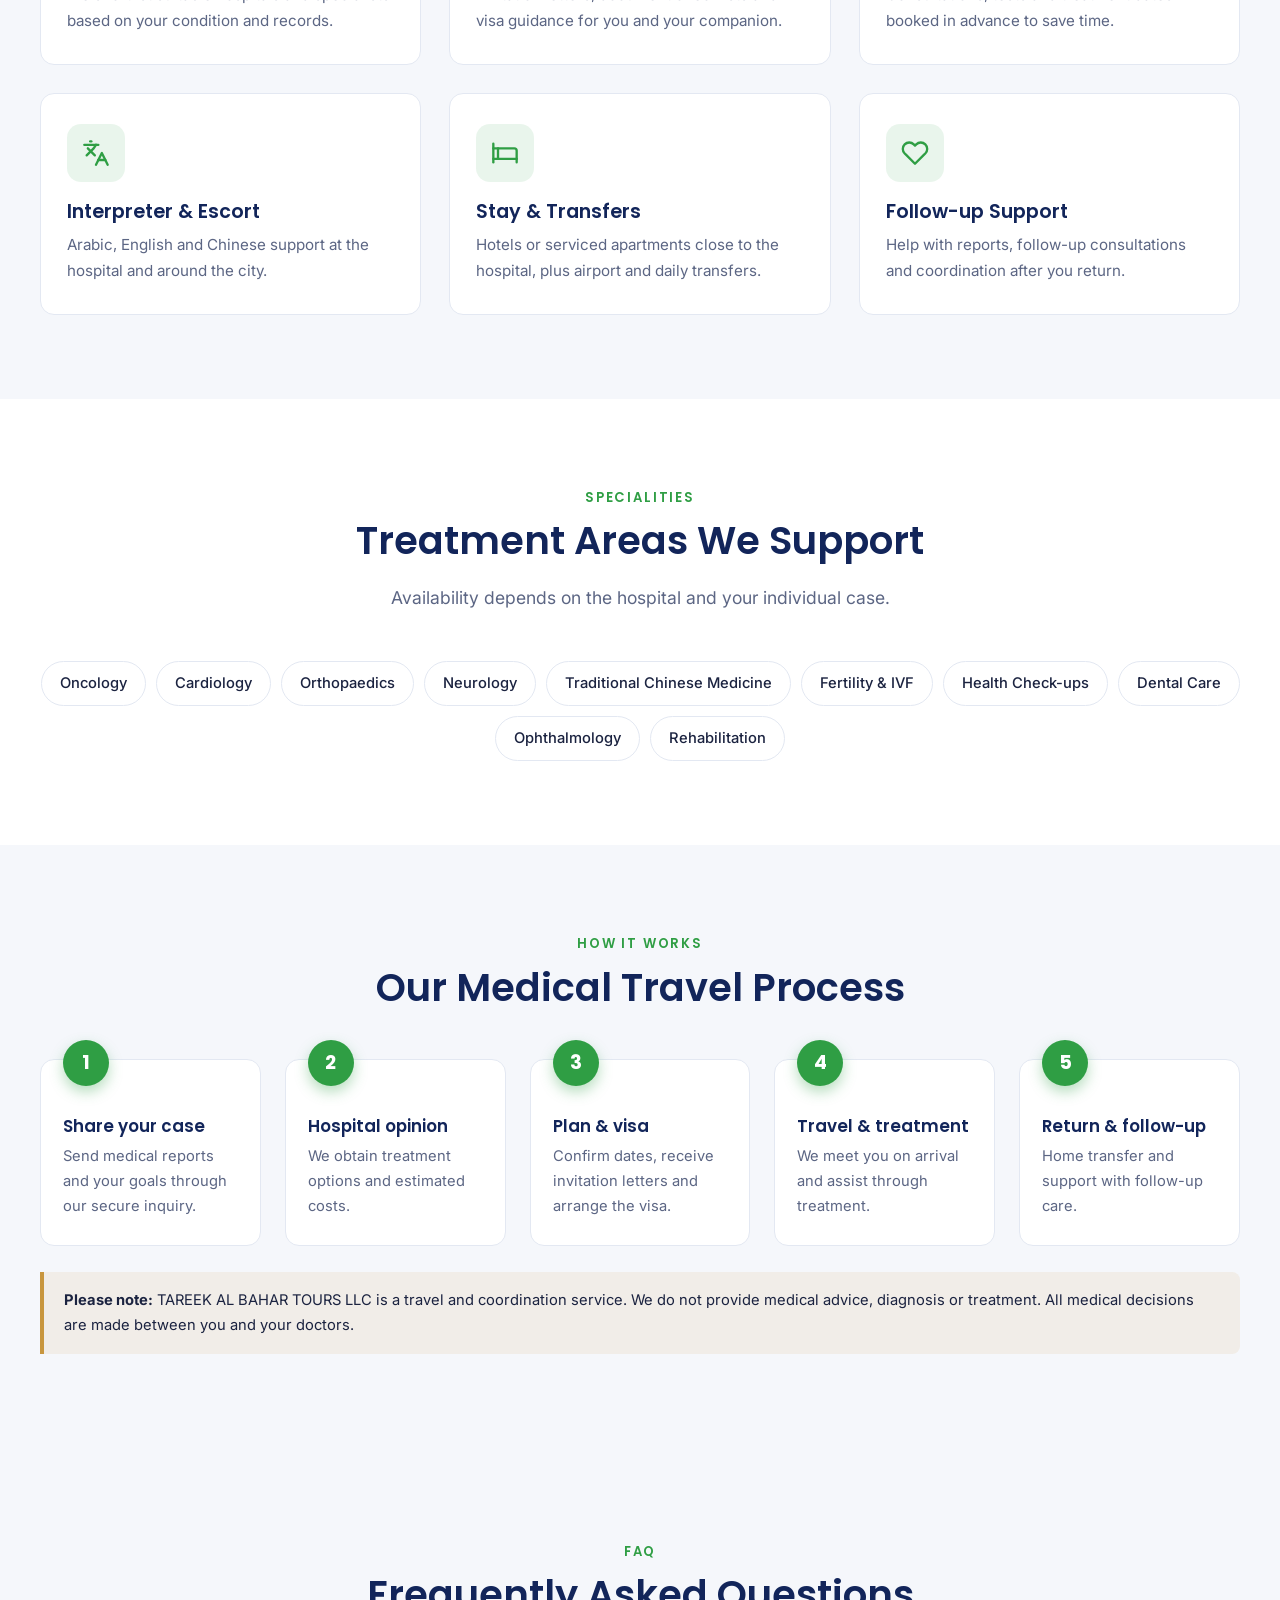
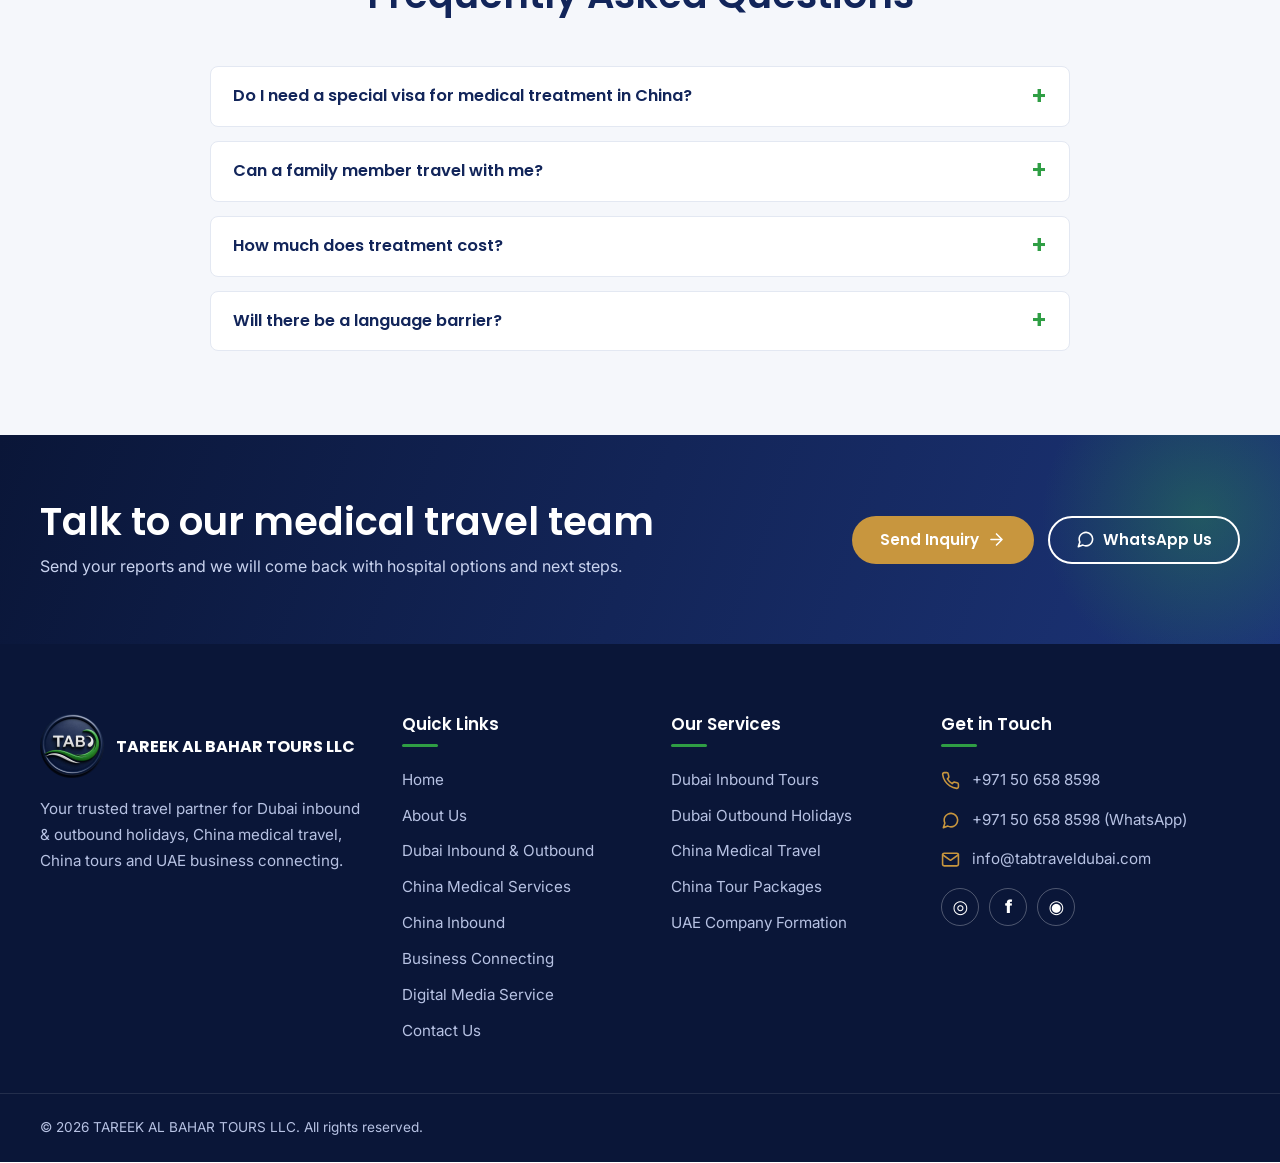
<file: china-medical-services/index.html>
<!DOCTYPE html>

<html lang="en">
<head>
<meta charset="utf-8"/>
<meta content="width=device-width, initial-scale=1" name="viewport"/>
<title>China Medical Services &amp; Medical Travel Coordination | TAREEK AL BAHAR</title>
<meta content="Medical travel to China made simple: hospital matching, medical visa support, interpreters, stays and follow-up care coordination from TAREEK AL BAHAR TOURS LLC, Dubai." name="description"/>
<link href="https://www.tareekalbahartours.com/china-medical-services/" rel="canonical"/>
<meta content="#12255a" name="theme-color"/>
<meta content="website" property="og:type"/>
<meta content="TAREEK AL BAHAR TOURS LLC" property="og:site_name"/>
<meta content="China Medical Services &amp; Medical Travel Coordination | TAREEK AL BAHAR" property="og:title"/>
<meta content="Medical travel to China made simple: hospital matching, medical visa support, interpreters, stays and follow-up care coordination from TAREEK AL BAHAR TOURS LLC, Dubai." property="og:description"/>
<meta content="https://www.tareekalbahartours.com/china-medical-services/" property="og:url"/>
<meta content="https://www.tareekalbahartours.com/assets/img/medical-consult.jpg" property="og:image"/>
<meta content="summary_large_image" name="twitter:card"/>
<link href="../assets/img/favicon.png" rel="icon" type="image/png"/>
<link href="../assets/img/apple-touch-icon.png" rel="apple-touch-icon"/>
<link href="https://fonts.googleapis.com" rel="preconnect"/>
<link crossorigin="" href="https://fonts.gstatic.com" rel="preconnect"/>
<link href="https://fonts.googleapis.com/css2?family=Inter:wght@400;500;600&amp;family=Poppins:wght@500;600;700&amp;display=swap" rel="stylesheet"/>
<link href="../assets/css/style.css" rel="stylesheet"/>
<script type="application/ld+json">
{
  "@context": "https://schema.org",
  "@type": "BreadcrumbList",
  "itemListElement": [
    {"@type": "ListItem", "position": 1, "name": "Home", "item": "https://www.tareekalbahartours.com/"},
    {"@type": "ListItem", "position": 2, "name": "China Medical Services", "item": "https://www.tareekalbahartours.com/china-medical-services/"}
  ]
}
</script>
</head>
<body>
<svg aria-hidden="true" style="display:none" xmlns="http://www.w3.org/2000/svg"><symbol id="i-phone" viewbox="0 0 24 24"><path d="M22 16.92v3a2 2 0 0 1-2.18 2 19.79 19.79 0 0 1-8.63-3.07 19.5 19.5 0 0 1-6-6 19.79 19.79 0 0 1-3.07-8.67A2 2 0 0 1 4.11 2h3a2 2 0 0 1 2 1.72 12.84 12.84 0 0 0 .7 2.81 2 2 0 0 1-.45 2.11L8.09 9.91a16 16 0 0 0 6 6l1.27-1.27a2 2 0 0 1 2.11-.45 12.84 12.84 0 0 0 2.81.7A2 2 0 0 1 22 16.92z"></path></symbol><symbol id="i-mail" viewbox="0 0 24 24"><path d="M4 4h16a2 2 0 0 1 2 2v12a2 2 0 0 1-2 2H4a2 2 0 0 1-2-2V6a2 2 0 0 1 2-2z"></path><path d="M22 6l-10 7L2 6"></path></symbol><symbol id="i-pin" viewbox="0 0 24 24"><path d="M21 10c0 7-9 13-9 13s-9-6-9-13a9 9 0 0 1 18 0z"></path><circle cx="12" cy="10" r="3"></circle></symbol><symbol id="i-clock" viewbox="0 0 24 24"><circle cx="12" cy="12" r="10"></circle><path d="M12 6v6l4 2"></path></symbol><symbol id="i-check" viewbox="0 0 24 24"><path d="M20 6L9 17l-5-5"></path></symbol><symbol id="i-arrow" viewbox="0 0 24 24"><path d="M5 12h14M12 5l7 7-7 7"></path></symbol><symbol id="i-globe" viewbox="0 0 24 24"><circle cx="12" cy="12" r="10"></circle><path d="M2 12h20"></path><path d="M12 2a15.3 15.3 0 0 1 4 10 15.3 15.3 0 0 1-4 10 15.3 15.3 0 0 1-4-10 15.3 15.3 0 0 1 4-10z"></path></symbol><symbol id="i-briefcase" viewbox="0 0 24 24"><rect height="14" rx="2" width="20" x="2" y="7"></rect><path d="M16 21V5a2 2 0 0 0-2-2h-4a2 2 0 0 0-2 2v16"></path></symbol><symbol id="i-heart" viewbox="0 0 24 24"><path d="M20.84 4.61a5.5 5.5 0 0 0-7.78 0L12 5.67l-1.06-1.06a5.5 5.5 0 0 0-7.78 7.78l1.06 1.06L12 21.23l7.78-7.78 1.06-1.06a5.5 5.5 0 0 0 0-7.78z"></path></symbol><symbol id="i-shield" viewbox="0 0 24 24"><path d="M12 22s8-4 8-10V5l-8-3-8 3v7c0 6 8 10 8 10z"></path></symbol><symbol id="i-users" viewbox="0 0 24 24"><path d="M17 21v-2a4 4 0 0 0-4-4H5a4 4 0 0 0-4 4v2"></path><circle cx="9" cy="7" r="4"></circle><path d="M23 21v-2a4 4 0 0 0-3-3.87"></path><path d="M16 3.13a4 4 0 0 1 0 7.75"></path></symbol><symbol id="i-star" viewbox="0 0 24 24"><polygon points="12 2 15.09 8.26 22 9.27 17 14.14 18.18 21.02 12 17.77 5.82 21.02 7 14.14 2 9.27 8.91 8.26 12 2"></polygon></symbol><symbol id="i-file" viewbox="0 0 24 24"><path d="M14 2H6a2 2 0 0 0-2 2v16a2 2 0 0 0 2 2h12a2 2 0 0 0 2-2V8z"></path><path d="M14 2v6h6"></path><path d="M16 13H8"></path><path d="M16 17H8"></path><path d="M10 9H8"></path></symbol><symbol id="i-send" viewbox="0 0 24 24"><path d="M22 2L11 13"></path><path d="M22 2l-7 20-4-9-9-4 20-7z"></path></symbol><symbol id="i-compass" viewbox="0 0 24 24"><circle cx="12" cy="12" r="10"></circle><polygon points="16.24 7.76 14.12 14.12 7.76 16.24 9.88 9.88 16.24 7.76"></polygon></symbol><symbol id="i-home" viewbox="0 0 24 24"><path d="M3 9l9-7 9 7v11a2 2 0 0 1-2 2H5a2 2 0 0 1-2-2z"></path><path d="M9 22V12h6v10"></path></symbol><symbol id="i-nav" viewbox="0 0 24 24"><polygon points="3 11 22 2 13 21 11 13 3 11"></polygon></symbol><symbol id="i-sun" viewbox="0 0 24 24"><circle cx="12" cy="12" r="5"></circle><path d="M12 1v2M12 21v2M4.22 4.22l1.42 1.42M18.36 18.36l1.42 1.42M1 12h2M21 12h2M4.22 19.78l1.42-1.42M18.36 5.64l1.42-1.42"></path></symbol><symbol id="i-award" viewbox="0 0 24 24"><circle cx="12" cy="8" r="7"></circle><path d="M8.21 13.89L7 23l5-3 5 3-1.21-9.12"></path></symbol><symbol id="i-headset" viewbox="0 0 24 24"><path d="M3 18v-6a9 9 0 0 1 18 0v6"></path><path d="M21 19a2 2 0 0 1-2 2h-1a2 2 0 0 1-2-2v-3a2 2 0 0 1 2-2h3zM3 19a2 2 0 0 0 2 2h1a2 2 0 0 0 2-2v-3a2 2 0 0 0-2-2H3z"></path></symbol><symbol id="i-dollar" viewbox="0 0 24 24"><path d="M12 1v22"></path><path d="M17 5H9.5a3.5 3.5 0 0 0 0 7h5a3.5 3.5 0 0 1 0 7H6"></path></symbol><symbol id="i-chat" viewbox="0 0 24 24"><path d="M21 11.5a8.38 8.38 0 0 1-.9 3.8 8.5 8.5 0 0 1-7.6 4.7 8.38 8.38 0 0 1-3.8-.9L3 21l1.9-5.7a8.38 8.38 0 0 1-.9-3.8 8.5 8.5 0 0 1 4.7-7.6 8.38 8.38 0 0 1 3.8-.9h.5a8.48 8.48 0 0 1 8 8v.5z"></path></symbol><symbol id="i-menu" viewbox="0 0 24 24"><path d="M3 12h18M3 6h18M3 18h18"></path></symbol><symbol id="i-building" viewbox="0 0 24 24"><rect height="20" rx="2" width="16" x="4" y="2"></rect><path d="M9 22v-4h6v4"></path><path d="M8 6h.01M12 6h.01M16 6h.01M8 10h.01M12 10h.01M16 10h.01M8 14h.01M12 14h.01M16 14h.01"></path></symbol><symbol id="i-clipboard" viewbox="0 0 24 24"><path d="M16 4h2a2 2 0 0 1 2 2v14a2 2 0 0 1-2 2H6a2 2 0 0 1-2-2V6a2 2 0 0 1 2-2h2"></path><rect height="4" rx="1" width="8" x="8" y="2"></rect></symbol><symbol id="i-map" viewbox="0 0 24 24"><path d="M1 6v16l7-4 8 4 7-4V2l-7 4-8-4-7 4z"></path><path d="M8 2v16"></path><path d="M16 6v16"></path></symbol><symbol id="i-calendar" viewbox="0 0 24 24"><rect height="18" rx="2" width="18" x="3" y="4"></rect><path d="M16 2v4M8 2v4M3 10h18"></path></symbol><symbol id="i-plane" viewbox="0 0 24 24"><path d="M17.8 19.2L16 11l3.5-3.5C21 6 21.5 4 21 3c-1-.5-3 0-4.5 1.5L13 8 4.8 6.2c-.5-.1-.9.1-1.1.5l-.3.5c-.2.5-.1 1 .3 1.3L9 12l-2 3H4l-1 1 3 2 2 3 1-1v-3l3-2 3.5 5.3c.3.4.8.5 1.3.3l.5-.2c.4-.3.6-.7.5-1.2z"></path></symbol><symbol id="i-stetho" viewbox="0 0 24 24"><path d="M4.8 2.3A.3.3 0 1 0 5 2H4a2 2 0 0 0-2 2v5a6 6 0 0 0 6 6 6 6 0 0 0 6-6V4a2 2 0 0 0-2-2h-1a.2.2 0 1 0 .3.3"></path><path d="M8 15v1a6 6 0 0 0 6 6 6 6 0 0 0 6-6v-4"></path><circle cx="20" cy="10" r="2"></circle></symbol><symbol id="i-translate" viewbox="0 0 24 24"><path d="M5 8l6 6"></path><path d="M4 14l6-6 2-3"></path><path d="M2 5h12"></path><path d="M7 2h1"></path><path d="M22 22l-5-10-5 10"></path><path d="M14 18h6"></path></symbol><symbol id="i-bed" viewbox="0 0 24 24"><path d="M2 4v16"></path><path d="M2 8h18a2 2 0 0 1 2 2v10"></path><path d="M2 17h20"></path><path d="M6 8v9"></path></symbol></svg>
<a class="skip-link" href="#main">Skip to content</a>
<div id="site-header"><div class="topbar">
<div class="container topbar__inner">
<ul class="topbar__list">
<li><a href="tel:+971506588598"><svg aria-hidden="true" class="icon"><use href="#i-phone"></use></svg> +971 50 658 8598</a></li>
<li><a href="mailto:info@tabtraveldubai.com"><svg aria-hidden="true" class="icon"><use href="#i-mail"></use></svg> info@tabtraveldubai.com</a></li>
</ul>
<ul class="topbar__list topbar__list--right">
<li><svg aria-hidden="true" class="icon"><use href="#i-clock"></use></svg> 24 Hrs</li>
</ul>
</div>
</div>
<header class="site-header">
<div class="container site-header__inner">
<a aria-label="TAREEK AL BAHAR TOURS LLC – home" class="brand" href="../index.html">
<img alt="TAREEK AL BAHAR TOURS logo" height="512" src="../assets/img/logo.png" width="512"/>
<span class="brand__name">TAREEK AL BAHAR<small>TOURS LLC</small></span>
</a>
<nav aria-label="Main navigation" class="main-nav" id="main-nav">
<ul class="main-nav__list"><li><a href="../index.html">Home</a></li><li><a href="../about-us/index.html">About Us</a></li><li><a href="../dubai-inbound-outbound/index.html">Dubai Inbound &amp; Outbound</a></li><li><a aria-current="page" href="../china-medical-services/index.html">China Medical Services</a></li><li><a href="../china-inbound/index.html">China Inbound</a></li><li><a href="../business-connecting/index.html">Business Connecting</a></li><li><a href="../digital-media-service/index.html">Digital Media Service</a></li><li><a href="../contact-us/index.html">Contact Us</a></li></ul>
</nav>
<div class="header-cta">
<a class="btn btn--primary btn--sm" href="../contact-us/index.html">Send Inquiry</a>
<button aria-controls="main-nav" aria-expanded="false" aria-label="Toggle menu" class="nav-toggle" type="button"><svg aria-hidden="true" class="icon"><use href="#i-menu"></use></svg></button>
</div>
<div class="lang-switcher notranslate" role="group" aria-label="Choose website language" translate="no"><button class="lang-option is-active" data-lang="en" lang="en" aria-pressed="true" type="button">English</button><button class="lang-option" data-lang="zh" lang="zh-CN" aria-pressed="false" type="button">中文</button><button class="lang-option" data-lang="ar" lang="ar" aria-pressed="false" type="button">العربية</button></div>
</div>
</header></div>
<main id="main">
<section class="page-banner bg-medical-consult">
<div class="container">
<ol aria-label="Breadcrumb" class="breadcrumb"><li><a href="../index.html">Home</a></li><li aria-current="page">China Medical Services</li></ol>
<h1>China Medical Services</h1>
<p>Coordinated medical travel to China — from choosing a hospital to returning home with your care plan.</p>
</div>
</section>
<section aria-labelledby="med-intro-title" class="section">
<div class="container split">
<div>
<span class="eyebrow">Medical Travel</span>
<h2 id="med-intro-title">Your Care Journey, Fully Coordinated</h2>
<p class="lead">China’s leading hospitals offer advanced treatment and modern facilities. We make the journey there simple.</p>
<p>Our team connects patients and families with reputable hospitals, prepares the paperwork and supports you on the ground — so you can focus on recovery.</p>
<ul class="check-list"><li><svg aria-hidden="true" class="icon"><use href="#i-check"></use></svg> <span>Personal case coordinator from inquiry to return</span></li><li><svg aria-hidden="true" class="icon"><use href="#i-check"></use></svg> <span>Medical records sent to hospitals for opinion</span></li><li><svg aria-hidden="true" class="icon"><use href="#i-check"></use></svg> <span>Visa invitation letters and travel arrangements</span></li><li><svg aria-hidden="true" class="icon"><use href="#i-check"></use></svg> <span>Interpreter and escort during hospital visits</span></li></ul>
<a class="btn btn--green" href="https://www.tabchinamedical.com/">Know More <svg aria-hidden="true" class="icon"><use href="#i-arrow"></use></svg></a>
</div>
<div class="split__media"><img alt="Illustrative image of a Chinese doctor consulting with a patient" decoding="async" height="1086" loading="lazy" src="../assets/img/chinese-doctor-consultation.jpg" width="1448"/></div>
</div>
</section>
<section aria-labelledby="med-services-title" class="section section--alt">
<div class="container">
<div class="section-head"><span class="eyebrow">What We Arrange</span><h2>End-to-End Medical Travel Support</h2></div>
<h3 hidden="" id="med-services-title">Medical travel services</h3>
<div class="grid grid--3"><div class="icon-box"><div class="icon-box__icon"><svg aria-hidden="true" class="icon"><use href="#i-stetho"></use></svg></div><h3>Hospital &amp; Doctor Matching</h3><p>We shortlist suitable hospitals and specialists based on your condition and records.</p></div><div class="icon-box"><div class="icon-box__icon"><svg aria-hidden="true" class="icon"><use href="#i-file"></use></svg></div><h3>Medical Visa &amp; Documents</h3><p>Invitation letters, document checklists and visa guidance for you and your companion.</p></div><div class="icon-box"><div class="icon-box__icon"><svg aria-hidden="true" class="icon"><use href="#i-calendar"></use></svg></div><h3>Appointment Scheduling</h3><p>Consultations, tests and treatment dates booked in advance to save time.</p></div><div class="icon-box"><div class="icon-box__icon"><svg aria-hidden="true" class="icon"><use href="#i-translate"></use></svg></div><h3>Interpreter &amp; Escort</h3><p>Arabic, English and Chinese support at the hospital and around the city.</p></div><div class="icon-box"><div class="icon-box__icon"><svg aria-hidden="true" class="icon"><use href="#i-bed"></use></svg></div><h3>Stay &amp; Transfers</h3><p>Hotels or serviced apartments close to the hospital, plus airport and daily transfers.</p></div><div class="icon-box"><div class="icon-box__icon"><svg aria-hidden="true" class="icon"><use href="#i-heart"></use></svg></div><h3>Follow-up Support</h3><p>Help with reports, follow-up consultations and coordination after you return.</p></div></div>
</div>
</section>
<section aria-labelledby="treatments-title" class="section">
<div class="container">
<div class="section-head"><span class="eyebrow">Specialities</span><h2>Treatment Areas We Support</h2><p class="lead">Availability depends on the hospital and your individual case.</p></div>
<ul class="pill-list pill-list--center" id="treatments-title">
<li>Oncology</li><li>Cardiology</li><li>Orthopaedics</li><li>Neurology</li><li>Traditional Chinese Medicine</li><li>Fertility &amp; IVF</li><li>Health Check-ups</li><li>Dental Care</li><li>Ophthalmology</li><li>Rehabilitation</li>
</ul>
</div>
</section>
<section aria-labelledby="med-process-title" class="section section--alt">
<div class="container">
<div class="section-head"><span class="eyebrow">How It Works</span><h2>Our Medical Travel Process</h2></div>
<h3 hidden="" id="med-process-title">Process</h3>
<ol class="steps"><li class="steps__item"><h3>Share your case</h3><p>Send medical reports and your goals through our secure inquiry.</p></li><li class="steps__item"><h3>Hospital opinion</h3><p>We obtain treatment options and estimated costs.</p></li><li class="steps__item"><h3>Plan &amp; visa</h3><p>Confirm dates, receive invitation letters and arrange the visa.</p></li><li class="steps__item"><h3>Travel &amp; treatment</h3><p>We meet you on arrival and assist through treatment.</p></li><li class="steps__item"><h3>Return &amp; follow-up</h3><p>Home transfer and support with follow-up care.</p></li></ol>
<p class="notice"><strong>Please note:</strong> TAREEK AL BAHAR TOURS LLC is a travel and coordination service. We do not provide medical advice, diagnosis or treatment. All medical decisions are made between you and your doctors.</p>
</div>
</section>
<section aria-labelledby="faq-title" class="section section--alt">
<div class="container">
<div class="section-head"><span class="eyebrow">FAQ</span><h2 id="faq-title">Frequently Asked Questions</h2></div>
<div class="faq"><details><summary>Do I need a special visa for medical treatment in China?</summary><p>Most patients travel on a visa suitable for their situation. We guide you on the correct type and prepare the supporting documents and hospital invitation.</p></details><details><summary>Can a family member travel with me?</summary><p>Yes. We arrange the visa, accommodation and transfers for one or more companions.</p></details><details><summary>How much does treatment cost?</summary><p>Costs vary by hospital, condition and treatment plan. After reviewing your records we request an estimate from the hospital and share it with you before you commit.</p></details><details><summary>Will there be a language barrier?</summary><p>We provide interpreters for consultations, admissions and daily needs so communication is never a concern.</p></details></div>
</div>
</section>
<section aria-labelledby="cta-title" class="cta-band">
<div class="container cta-band__inner">
<div>
<h2 id="cta-title">Talk to our medical travel team</h2>
<p>Send your reports and we will come back with hospital options and next steps.</p>
</div>
<div class="cta-band__actions">
<a class="btn btn--primary" href="../contact-us/index.html">Send Inquiry <svg aria-hidden="true" class="icon"><use href="#i-arrow"></use></svg></a>
<a class="btn btn--outline" href="https://wa.me/971506588598" rel="noopener"><svg aria-hidden="true" class="icon"><use href="#i-chat"></use></svg> WhatsApp Us</a>
</div>
</div>
</section>
</main>
<div id="site-footer"><footer class="site-footer">
<div class="container footer-grid">
<div>
<div class="footer-brand">
<img alt="TAREEK AL BAHAR TOURS logo" height="512" loading="lazy" src="../assets/img/logo.png" width="512"/>
<span>TAREEK AL BAHAR TOURS LLC</span>
</div>
<p>Your trusted travel partner for Dubai inbound &amp; outbound holidays, China medical travel, China tours and UAE business connecting.</p>
</div>
<div>
<h3>Quick Links</h3>
<ul class="footer-links"><li><a href="../index.html">Home</a></li><li><a href="../about-us/index.html">About Us</a></li><li><a href="../dubai-inbound-outbound/index.html">Dubai Inbound &amp; Outbound</a></li><li><a href="../china-medical-services/index.html">China Medical Services</a></li><li><a href="../china-inbound/index.html">China Inbound</a></li><li><a href="../business-connecting/index.html">Business Connecting</a></li><li><a href="../digital-media-service/index.html">Digital Media Service</a></li><li><a href="../contact-us/index.html">Contact Us</a></li></ul>
</div>
<div>
<h3>Our Services</h3>
<ul class="footer-links">
<li><a href="../dubai-inbound-outbound/index.html#inbound">Dubai Inbound Tours</a></li>
<li><a href="../dubai-inbound-outbound/index.html#outbound">Dubai Outbound Holidays</a></li>
<li><a href="../china-medical-services/index.html">China Medical Travel</a></li>
<li><a href="../china-inbound/index.html">China Tour Packages</a></li>
<li><a href="../business-connecting/index.html">UAE Company Formation</a></li>
</ul>
</div>
<div>
<h3>Get in Touch</h3>
<ul class="footer-contact">

<li><svg aria-hidden="true" class="icon"><use href="#i-phone"></use></svg> <a href="tel:+971506588598">+971 50 658 8598</a></li>
<li><svg aria-hidden="true" class="icon"><use href="#i-chat"></use></svg> <a href="https://wa.me/971506588598" rel="noopener">+971 50 658 8598 (WhatsApp)</a></li>
<li><svg aria-hidden="true" class="icon"><use href="#i-mail"></use></svg> <a href="mailto:info@tabtraveldubai.com">info@tabtraveldubai.com</a></li>
</ul>
<div aria-label="Social media" class="footer-social">
<a aria-label="Instagram" href="https://www.instagram.com/tareekalbahartours?utm_source=qr&amp;stkn=MTVqbTQ5ZHkzc3pwcg%3D%3D" rel="noopener" target="_blank" title="Instagram"><span aria-hidden="true">◎</span></a>
<a aria-label="Facebook" href="https://www.facebook.com/profile.php?id=61575330358306&amp;sk=reels_tab" rel="noopener" target="_blank" title="Facebook"><span aria-hidden="true">f</span></a>
<a aria-label="Snapchat" href="https://www.snapchat.com/@tareekalbahar?share_id=qmHaPiD9VFw&amp;locale=en-GB" rel="noopener" target="_blank" title="Snapchat"><span aria-hidden="true">◉</span></a>
</div>
</div>
</div>
<div class="footer-bottom">
<div class="container footer-bottom__inner">
<span>© 2026 TAREEK AL BAHAR TOURS LLC. All rights reserved.</span>
</div>
</div>
</footer>
<a aria-label="Chat with us on WhatsApp" class="whatsapp-float" href="https://wa.me/971506588598" rel="noopener"><svg aria-hidden="true" class="icon"><use href="#i-chat"></use></svg></a></div>
<script defer="" src="../assets/js/components.js?v=media-20261008-2"></script>
<script defer="" src="../assets/js/main.js"></script>
<div aria-hidden="true" id="google_translate_element"></div><script src="https://translate.google.com/translate_a/element.js?cb=googleTranslateElementInit"></script></body>
</html>
</file>
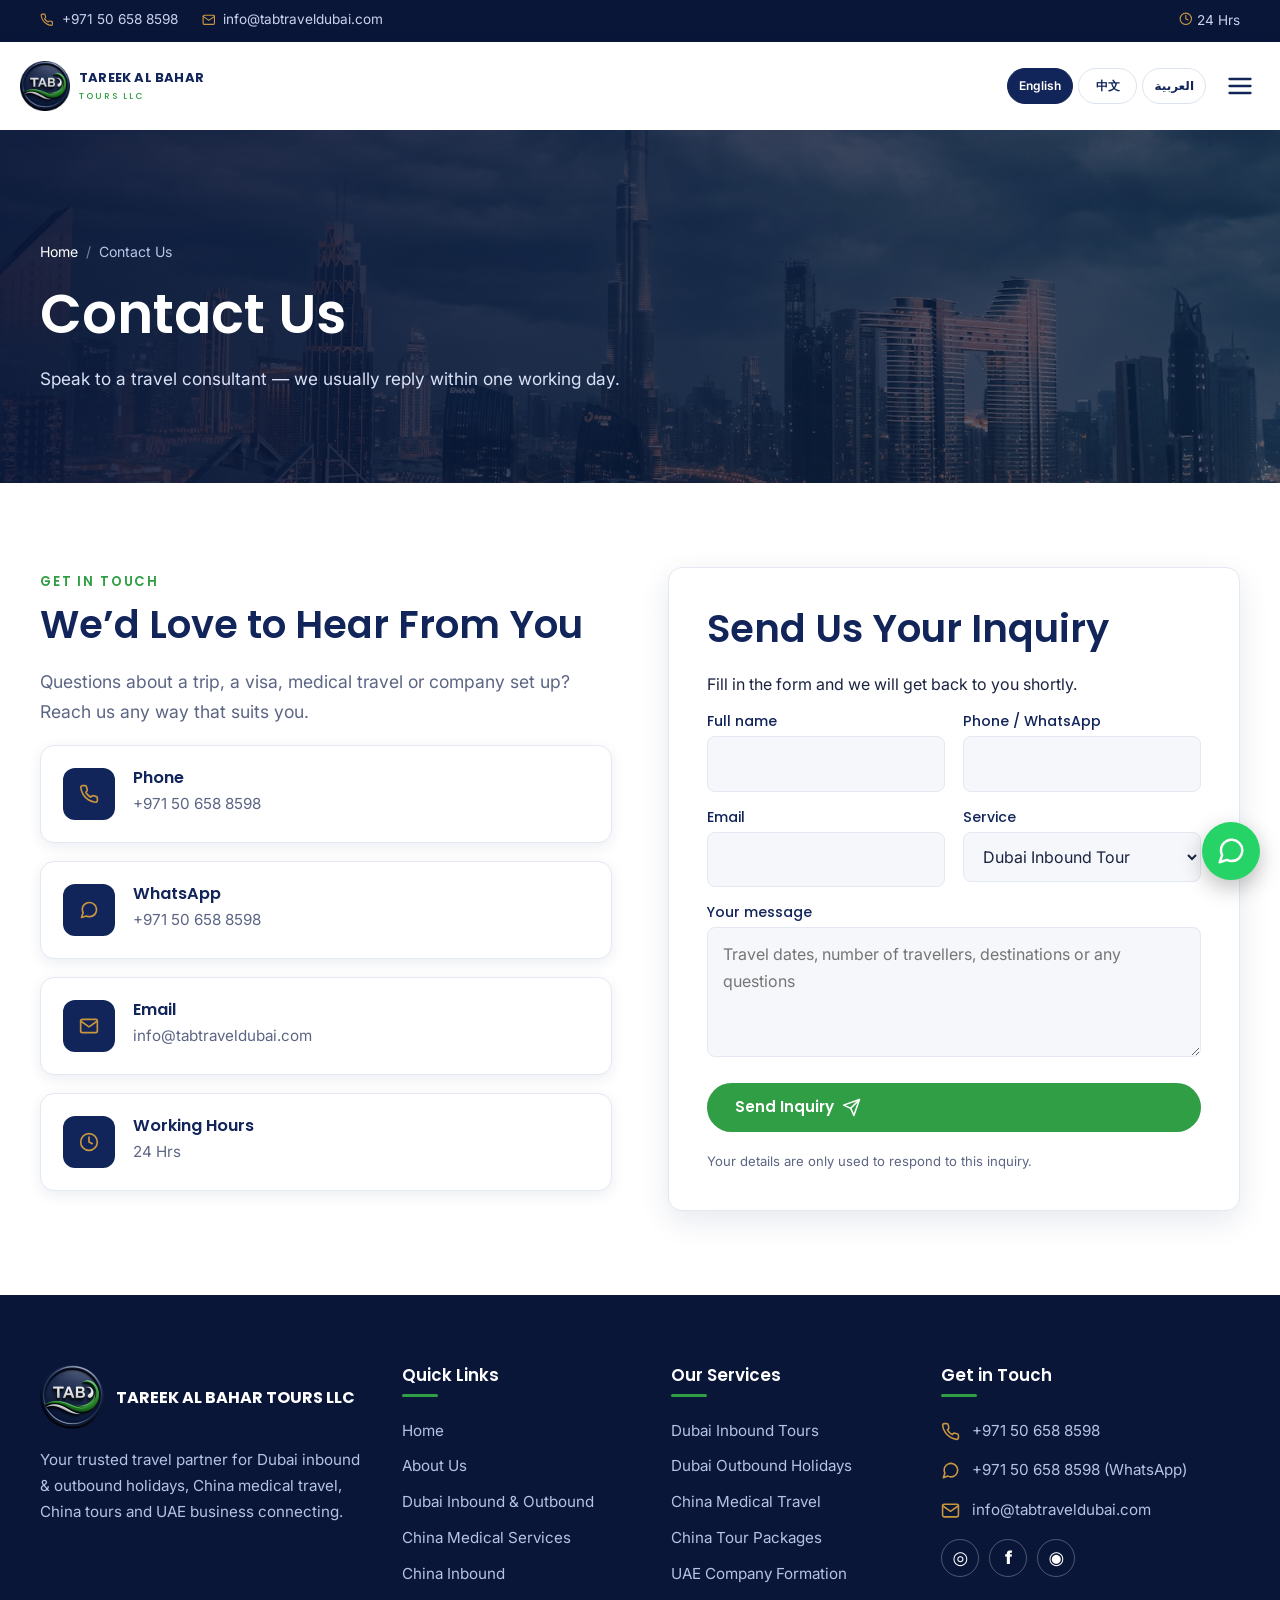
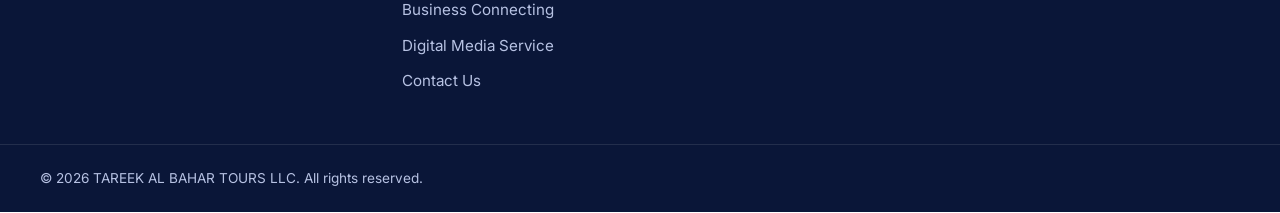
<file: contact-us/index.html>
<!DOCTYPE html>

<html lang="en">
<head>
<meta charset="utf-8"/>
<meta content="width=device-width, initial-scale=1" name="viewport"/>
<title>Contact Us | TAREEK AL BAHAR TOURS LLC Dubai Travel Agency</title>
<meta content="Contact TAREEK AL BAHAR TOURS LLC in Dubai for holidays, visas, China medical travel, China tours and business connecting. Call, WhatsApp, email or send an inquiry." name="description"/>
<link href="https://www.tareekalbahartours.com/contact-us/" rel="canonical"/>
<meta content="#12255a" name="theme-color"/>
<meta content="website" property="og:type"/>
<meta content="TAREEK AL BAHAR TOURS LLC" property="og:site_name"/>
<meta content="Contact Us | TAREEK AL BAHAR TOURS LLC Dubai Travel Agency" property="og:title"/>
<meta content="Contact TAREEK AL BAHAR TOURS LLC in Dubai for holidays, visas, China medical travel, China tours and business connecting. Call, WhatsApp, email or send an inquiry." property="og:description"/>
<meta content="https://www.tareekalbahartours.com/contact-us/" property="og:url"/>
<meta content="https://www.tareekalbahartours.com/assets/img/dubai-skyline.jpg" property="og:image"/>
<meta content="summary_large_image" name="twitter:card"/>
<link href="../assets/img/favicon.png" rel="icon" type="image/png"/>
<link href="../assets/img/apple-touch-icon.png" rel="apple-touch-icon"/>
<link href="https://fonts.googleapis.com" rel="preconnect"/>
<link crossorigin="" href="https://fonts.gstatic.com" rel="preconnect"/>
<link href="https://fonts.googleapis.com/css2?family=Inter:wght@400;500;600&amp;family=Poppins:wght@500;600;700&amp;display=swap" rel="stylesheet"/>
<link href="../assets/css/style.css" rel="stylesheet"/>
<script type="application/ld+json">
{
  "@context": "https://schema.org",
  "@type": "TravelAgency",
  "name": "TAREEK AL BAHAR TOURS LLC",
  "url": "https://www.tareekalbahartours.com/",
  "logo": "https://www.tareekalbahartours.com/assets/img/logo.png",
  "image": "https://www.tareekalbahartours.com/assets/img/hero-dubai.jpg",
  "telephone": "+971 50 658 8598",
  "email": "info@tabtraveldubai.com",
  "areaServed": ["AE", "CN"]
}
</script>
</head>
<body>
<svg aria-hidden="true" style="display:none" xmlns="http://www.w3.org/2000/svg"><symbol id="i-phone" viewbox="0 0 24 24"><path d="M22 16.92v3a2 2 0 0 1-2.18 2 19.79 19.79 0 0 1-8.63-3.07 19.5 19.5 0 0 1-6-6 19.79 19.79 0 0 1-3.07-8.67A2 2 0 0 1 4.11 2h3a2 2 0 0 1 2 1.72 12.84 12.84 0 0 0 .7 2.81 2 2 0 0 1-.45 2.11L8.09 9.91a16 16 0 0 0 6 6l1.27-1.27a2 2 0 0 1 2.11-.45 12.84 12.84 0 0 0 2.81.7A2 2 0 0 1 22 16.92z"></path></symbol><symbol id="i-mail" viewbox="0 0 24 24"><path d="M4 4h16a2 2 0 0 1 2 2v12a2 2 0 0 1-2 2H4a2 2 0 0 1-2-2V6a2 2 0 0 1 2-2z"></path><path d="M22 6l-10 7L2 6"></path></symbol><symbol id="i-pin" viewbox="0 0 24 24"><path d="M21 10c0 7-9 13-9 13s-9-6-9-13a9 9 0 0 1 18 0z"></path><circle cx="12" cy="10" r="3"></circle></symbol><symbol id="i-clock" viewbox="0 0 24 24"><circle cx="12" cy="12" r="10"></circle><path d="M12 6v6l4 2"></path></symbol><symbol id="i-check" viewbox="0 0 24 24"><path d="M20 6L9 17l-5-5"></path></symbol><symbol id="i-arrow" viewbox="0 0 24 24"><path d="M5 12h14M12 5l7 7-7 7"></path></symbol><symbol id="i-globe" viewbox="0 0 24 24"><circle cx="12" cy="12" r="10"></circle><path d="M2 12h20"></path><path d="M12 2a15.3 15.3 0 0 1 4 10 15.3 15.3 0 0 1-4 10 15.3 15.3 0 0 1-4-10 15.3 15.3 0 0 1 4-10z"></path></symbol><symbol id="i-briefcase" viewbox="0 0 24 24"><rect height="14" rx="2" width="20" x="2" y="7"></rect><path d="M16 21V5a2 2 0 0 0-2-2h-4a2 2 0 0 0-2 2v16"></path></symbol><symbol id="i-heart" viewbox="0 0 24 24"><path d="M20.84 4.61a5.5 5.5 0 0 0-7.78 0L12 5.67l-1.06-1.06a5.5 5.5 0 0 0-7.78 7.78l1.06 1.06L12 21.23l7.78-7.78 1.06-1.06a5.5 5.5 0 0 0 0-7.78z"></path></symbol><symbol id="i-shield" viewbox="0 0 24 24"><path d="M12 22s8-4 8-10V5l-8-3-8 3v7c0 6 8 10 8 10z"></path></symbol><symbol id="i-users" viewbox="0 0 24 24"><path d="M17 21v-2a4 4 0 0 0-4-4H5a4 4 0 0 0-4 4v2"></path><circle cx="9" cy="7" r="4"></circle><path d="M23 21v-2a4 4 0 0 0-3-3.87"></path><path d="M16 3.13a4 4 0 0 1 0 7.75"></path></symbol><symbol id="i-star" viewbox="0 0 24 24"><polygon points="12 2 15.09 8.26 22 9.27 17 14.14 18.18 21.02 12 17.77 5.82 21.02 7 14.14 2 9.27 8.91 8.26 12 2"></polygon></symbol><symbol id="i-file" viewbox="0 0 24 24"><path d="M14 2H6a2 2 0 0 0-2 2v16a2 2 0 0 0 2 2h12a2 2 0 0 0 2-2V8z"></path><path d="M14 2v6h6"></path><path d="M16 13H8"></path><path d="M16 17H8"></path><path d="M10 9H8"></path></symbol><symbol id="i-send" viewbox="0 0 24 24"><path d="M22 2L11 13"></path><path d="M22 2l-7 20-4-9-9-4 20-7z"></path></symbol><symbol id="i-compass" viewbox="0 0 24 24"><circle cx="12" cy="12" r="10"></circle><polygon points="16.24 7.76 14.12 14.12 7.76 16.24 9.88 9.88 16.24 7.76"></polygon></symbol><symbol id="i-home" viewbox="0 0 24 24"><path d="M3 9l9-7 9 7v11a2 2 0 0 1-2 2H5a2 2 0 0 1-2-2z"></path><path d="M9 22V12h6v10"></path></symbol><symbol id="i-nav" viewbox="0 0 24 24"><polygon points="3 11 22 2 13 21 11 13 3 11"></polygon></symbol><symbol id="i-sun" viewbox="0 0 24 24"><circle cx="12" cy="12" r="5"></circle><path d="M12 1v2M12 21v2M4.22 4.22l1.42 1.42M18.36 18.36l1.42 1.42M1 12h2M21 12h2M4.22 19.78l1.42-1.42M18.36 5.64l1.42-1.42"></path></symbol><symbol id="i-award" viewbox="0 0 24 24"><circle cx="12" cy="8" r="7"></circle><path d="M8.21 13.89L7 23l5-3 5 3-1.21-9.12"></path></symbol><symbol id="i-headset" viewbox="0 0 24 24"><path d="M3 18v-6a9 9 0 0 1 18 0v6"></path><path d="M21 19a2 2 0 0 1-2 2h-1a2 2 0 0 1-2-2v-3a2 2 0 0 1 2-2h3zM3 19a2 2 0 0 0 2 2h1a2 2 0 0 0 2-2v-3a2 2 0 0 0-2-2H3z"></path></symbol><symbol id="i-dollar" viewbox="0 0 24 24"><path d="M12 1v22"></path><path d="M17 5H9.5a3.5 3.5 0 0 0 0 7h5a3.5 3.5 0 0 1 0 7H6"></path></symbol><symbol id="i-chat" viewbox="0 0 24 24"><path d="M21 11.5a8.38 8.38 0 0 1-.9 3.8 8.5 8.5 0 0 1-7.6 4.7 8.38 8.38 0 0 1-3.8-.9L3 21l1.9-5.7a8.38 8.38 0 0 1-.9-3.8 8.5 8.5 0 0 1 4.7-7.6 8.38 8.38 0 0 1 3.8-.9h.5a8.48 8.48 0 0 1 8 8v.5z"></path></symbol><symbol id="i-menu" viewbox="0 0 24 24"><path d="M3 12h18M3 6h18M3 18h18"></path></symbol><symbol id="i-building" viewbox="0 0 24 24"><rect height="20" rx="2" width="16" x="4" y="2"></rect><path d="M9 22v-4h6v4"></path><path d="M8 6h.01M12 6h.01M16 6h.01M8 10h.01M12 10h.01M16 10h.01M8 14h.01M12 14h.01M16 14h.01"></path></symbol><symbol id="i-clipboard" viewbox="0 0 24 24"><path d="M16 4h2a2 2 0 0 1 2 2v14a2 2 0 0 1-2 2H6a2 2 0 0 1-2-2V6a2 2 0 0 1 2-2h2"></path><rect height="4" rx="1" width="8" x="8" y="2"></rect></symbol><symbol id="i-map" viewbox="0 0 24 24"><path d="M1 6v16l7-4 8 4 7-4V2l-7 4-8-4-7 4z"></path><path d="M8 2v16"></path><path d="M16 6v16"></path></symbol><symbol id="i-calendar" viewbox="0 0 24 24"><rect height="18" rx="2" width="18" x="3" y="4"></rect><path d="M16 2v4M8 2v4M3 10h18"></path></symbol><symbol id="i-plane" viewbox="0 0 24 24"><path d="M17.8 19.2L16 11l3.5-3.5C21 6 21.5 4 21 3c-1-.5-3 0-4.5 1.5L13 8 4.8 6.2c-.5-.1-.9.1-1.1.5l-.3.5c-.2.5-.1 1 .3 1.3L9 12l-2 3H4l-1 1 3 2 2 3 1-1v-3l3-2 3.5 5.3c.3.4.8.5 1.3.3l.5-.2c.4-.3.6-.7.5-1.2z"></path></symbol><symbol id="i-stetho" viewbox="0 0 24 24"><path d="M4.8 2.3A.3.3 0 1 0 5 2H4a2 2 0 0 0-2 2v5a6 6 0 0 0 6 6 6 6 0 0 0 6-6V4a2 2 0 0 0-2-2h-1a.2.2 0 1 0 .3.3"></path><path d="M8 15v1a6 6 0 0 0 6 6 6 6 0 0 0 6-6v-4"></path><circle cx="20" cy="10" r="2"></circle></symbol><symbol id="i-translate" viewbox="0 0 24 24"><path d="M5 8l6 6"></path><path d="M4 14l6-6 2-3"></path><path d="M2 5h12"></path><path d="M7 2h1"></path><path d="M22 22l-5-10-5 10"></path><path d="M14 18h6"></path></symbol><symbol id="i-bed" viewbox="0 0 24 24"><path d="M2 4v16"></path><path d="M2 8h18a2 2 0 0 1 2 2v10"></path><path d="M2 17h20"></path><path d="M6 8v9"></path></symbol></svg>
<a class="skip-link" href="#main">Skip to content</a>
<div id="site-header"><div class="topbar">
<div class="container topbar__inner">
<ul class="topbar__list">
<li><a href="tel:+971506588598"><svg aria-hidden="true" class="icon"><use href="#i-phone"></use></svg> +971 50 658 8598</a></li>
<li><a href="mailto:info@tabtraveldubai.com"><svg aria-hidden="true" class="icon"><use href="#i-mail"></use></svg> info@tabtraveldubai.com</a></li>
</ul>
<ul class="topbar__list topbar__list--right">
<li><svg aria-hidden="true" class="icon"><use href="#i-clock"></use></svg> 24 Hrs</li>
</ul>
</div>
</div>
<header class="site-header">
<div class="container site-header__inner">
<a aria-label="TAREEK AL BAHAR TOURS LLC – home" class="brand" href="../index.html">
<img alt="TAREEK AL BAHAR TOURS logo" height="512" src="../assets/img/logo.png" width="512"/>
<span class="brand__name">TAREEK AL BAHAR<small>TOURS LLC</small></span>
</a>
<nav aria-label="Main navigation" class="main-nav" id="main-nav">
<ul class="main-nav__list"><li><a href="../index.html">Home</a></li><li><a href="../about-us/index.html">About Us</a></li><li><a href="../dubai-inbound-outbound/index.html">Dubai Inbound &amp; Outbound</a></li><li><a href="../china-medical-services/index.html">China Medical Services</a></li><li><a href="../china-inbound/index.html">China Inbound</a></li><li><a href="../business-connecting/index.html">Business Connecting</a></li><li><a href="../digital-media-service/index.html">Digital Media Service</a></li><li><a aria-current="page" href="../contact-us/index.html">Contact Us</a></li></ul>
</nav>
<div class="header-cta">
<a class="btn btn--primary btn--sm" aria-current="page" href="../contact-us/index.html">Send Inquiry</a>
<button aria-controls="main-nav" aria-expanded="false" aria-label="Toggle menu" class="nav-toggle" type="button"><svg aria-hidden="true" class="icon"><use href="#i-menu"></use></svg></button>
</div>
<div class="lang-switcher notranslate" role="group" aria-label="Choose website language" translate="no"><button class="lang-option is-active" data-lang="en" lang="en" aria-pressed="true" type="button">English</button><button class="lang-option" data-lang="zh" lang="zh-CN" aria-pressed="false" type="button">中文</button><button class="lang-option" data-lang="ar" lang="ar" aria-pressed="false" type="button">العربية</button></div>
</div>
</header></div>
<main id="main">
<section class="page-banner bg-dubai-skyline">
<div class="container">
<ol aria-label="Breadcrumb" class="breadcrumb"><li><a href="../index.html">Home</a></li><li aria-current="page">Contact Us</li></ol>
<h1>Contact Us</h1>
<p>Speak to a travel consultant — we usually reply within one working day.</p>
</div>
</section>
<section aria-labelledby="contact-title" class="section">
<div class="container split split--top">
<div>
<span class="eyebrow">Get in Touch</span>
<h2 id="contact-title">We’d Love to Hear From You</h2>
<p class="lead">Questions about a trip, a visa, medical travel or company set up? Reach us any way that suits you.</p>
<div class="contact-cards">
<div class="contact-card"><div class="contact-card__icon"><svg aria-hidden="true" class="icon"><use href="#i-phone"></use></svg></div><div><h3>Phone</h3><a href="tel:+971506588598">+971 50 658 8598</a></div></div>
<div class="contact-card"><div class="contact-card__icon"><svg aria-hidden="true" class="icon"><use href="#i-chat"></use></svg></div><div><h3>WhatsApp</h3><a href="https://wa.me/971506588598" rel="noopener">+971 50 658 8598</a></div></div>
<div class="contact-card"><div class="contact-card__icon"><svg aria-hidden="true" class="icon"><use href="#i-mail"></use></svg></div><div><h3>Email</h3><a href="mailto:info@tabtraveldubai.com">info@tabtraveldubai.com</a></div></div>
<div class="contact-card"><div class="contact-card__icon"><svg aria-hidden="true" class="icon"><use href="#i-clock"></use></svg></div><div><h3>Working Hours</h3><p>24 Hrs</p></div></div>
</div>
</div>
<div class="form-card">
<h2>Send Us Your Inquiry</h2>
<p>Fill in the form and we will get back to you shortly.</p>
<form action="#" class="form" data-enquiry="" data-whatsapp="971506588598" method="post">
<div class="form__row">
<div><label for="f-name">Full name</label><input autocomplete="name" id="f-name" name="Name" required="" type="text"/></div>
<div><label for="f-phone">Phone / WhatsApp</label><input autocomplete="tel" id="f-phone" name="Phone" required="" type="tel"/></div>
</div>
<div class="form__row">
<div><label for="f-email">Email</label><input autocomplete="email" id="f-email" name="Email" required="" type="email"/></div>
<div><label for="f-service">Service</label><select id="f-service" name="Service"><option>Dubai Inbound Tour</option><option>Dubai Outbound Holiday</option><option>UAE / Other Visa</option><option>China Medical Services</option><option>China Inbound Tour</option><option>Business Connecting</option><option>Other</option></select></div>
</div>
<div><label for="f-msg">Your message</label><textarea id="f-msg" name="Message" placeholder="Travel dates, number of travellers, destinations or any questions"></textarea></div>
<button class="btn btn--green" type="submit">Send Inquiry <svg aria-hidden="true" class="icon"><use href="#i-send"></use></svg></button>
<p class="form__status" role="status">Thank you! Your inquiry is opening in WhatsApp — press send to reach our team.</p>
<p class="form__note">Your details are only used to respond to this inquiry.</p>
</form>
</div>
</div>
</section>

</main>
<div id="site-footer"><footer class="site-footer">
<div class="container footer-grid">
<div>
<div class="footer-brand">
<img alt="TAREEK AL BAHAR TOURS logo" height="512" loading="lazy" src="../assets/img/logo.png" width="512"/>
<span>TAREEK AL BAHAR TOURS LLC</span>
</div>
<p>Your trusted travel partner for Dubai inbound &amp; outbound holidays, China medical travel, China tours and UAE business connecting.</p>
</div>
<div>
<h3>Quick Links</h3>
<ul class="footer-links"><li><a href="../index.html">Home</a></li><li><a href="../about-us/index.html">About Us</a></li><li><a href="../dubai-inbound-outbound/index.html">Dubai Inbound &amp; Outbound</a></li><li><a href="../china-medical-services/index.html">China Medical Services</a></li><li><a href="../china-inbound/index.html">China Inbound</a></li><li><a href="../business-connecting/index.html">Business Connecting</a></li><li><a href="../digital-media-service/index.html">Digital Media Service</a></li><li><a href="../contact-us/index.html">Contact Us</a></li></ul>
</div>
<div>
<h3>Our Services</h3>
<ul class="footer-links">
<li><a href="../dubai-inbound-outbound/index.html#inbound">Dubai Inbound Tours</a></li>
<li><a href="../dubai-inbound-outbound/index.html#outbound">Dubai Outbound Holidays</a></li>
<li><a href="../china-medical-services/index.html">China Medical Travel</a></li>
<li><a href="../china-inbound/index.html">China Tour Packages</a></li>
<li><a href="../business-connecting/index.html">UAE Company Formation</a></li>
</ul>
</div>
<div>
<h3>Get in Touch</h3>
<ul class="footer-contact">

<li><svg aria-hidden="true" class="icon"><use href="#i-phone"></use></svg> <a href="tel:+971506588598">+971 50 658 8598</a></li>
<li><svg aria-hidden="true" class="icon"><use href="#i-chat"></use></svg> <a href="https://wa.me/971506588598" rel="noopener">+971 50 658 8598 (WhatsApp)</a></li>
<li><svg aria-hidden="true" class="icon"><use href="#i-mail"></use></svg> <a href="mailto:info@tabtraveldubai.com">info@tabtraveldubai.com</a></li>
</ul>
<div aria-label="Social media" class="footer-social">
<a aria-label="Instagram" href="https://www.instagram.com/tareekalbahartours?utm_source=qr&amp;stkn=MTVqbTQ5ZHkzc3pwcg%3D%3D" rel="noopener" target="_blank" title="Instagram"><span aria-hidden="true">◎</span></a>
<a aria-label="Facebook" href="https://www.facebook.com/profile.php?id=61575330358306&amp;sk=reels_tab" rel="noopener" target="_blank" title="Facebook"><span aria-hidden="true">f</span></a>
<a aria-label="Snapchat" href="https://www.snapchat.com/@tareekalbahar?share_id=qmHaPiD9VFw&amp;locale=en-GB" rel="noopener" target="_blank" title="Snapchat"><span aria-hidden="true">◉</span></a>
</div>
</div>
</div>
<div class="footer-bottom">
<div class="container footer-bottom__inner">
<span>© 2026 TAREEK AL BAHAR TOURS LLC. All rights reserved.</span>
</div>
</div>
</footer>
<a aria-label="Chat with us on WhatsApp" class="whatsapp-float" href="https://wa.me/971506588598" rel="noopener"><svg aria-hidden="true" class="icon"><use href="#i-chat"></use></svg></a></div>
<script defer="" src="../assets/js/components.js?v=media-20261008-2"></script>
<script defer="" src="../assets/js/main.js"></script>
<div aria-hidden="true" id="google_translate_element"></div><script src="https://translate.google.com/translate_a/element.js?cb=googleTranslateElementInit"></script></body>
</html>
</file>
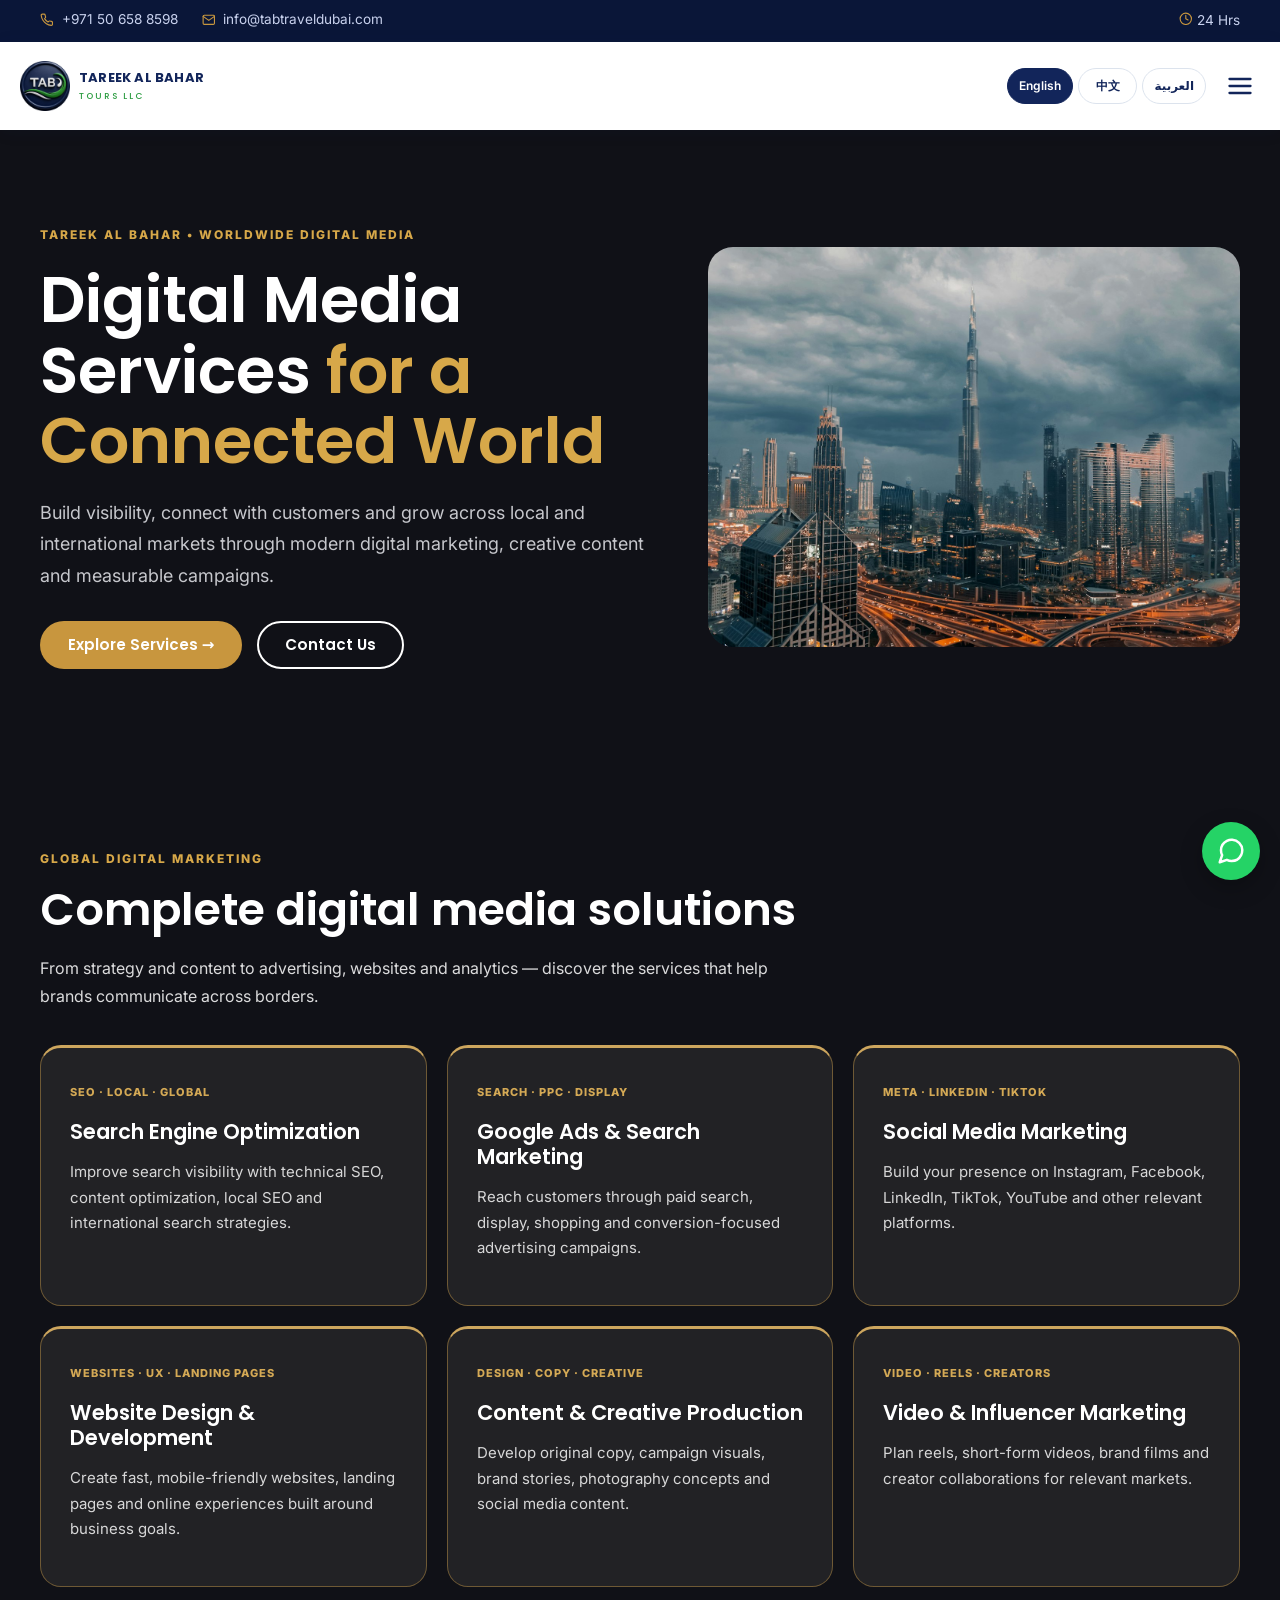
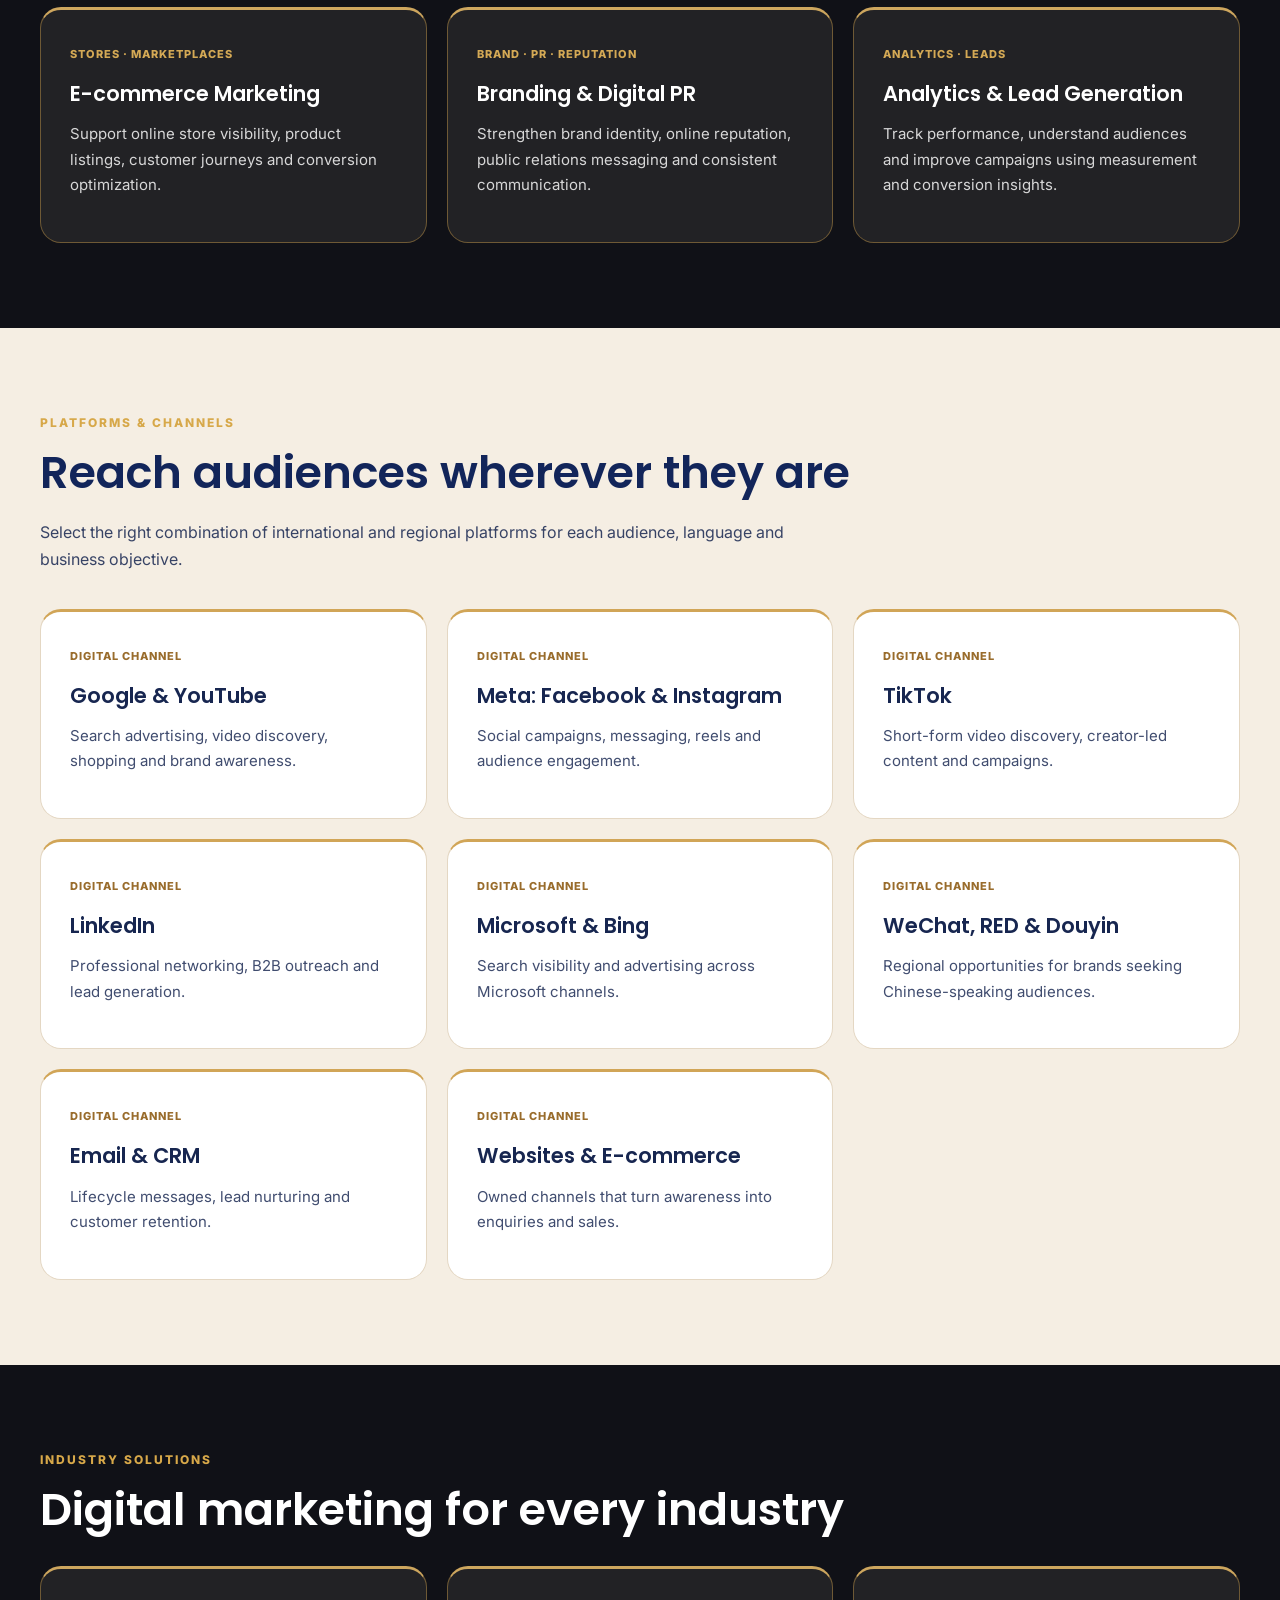
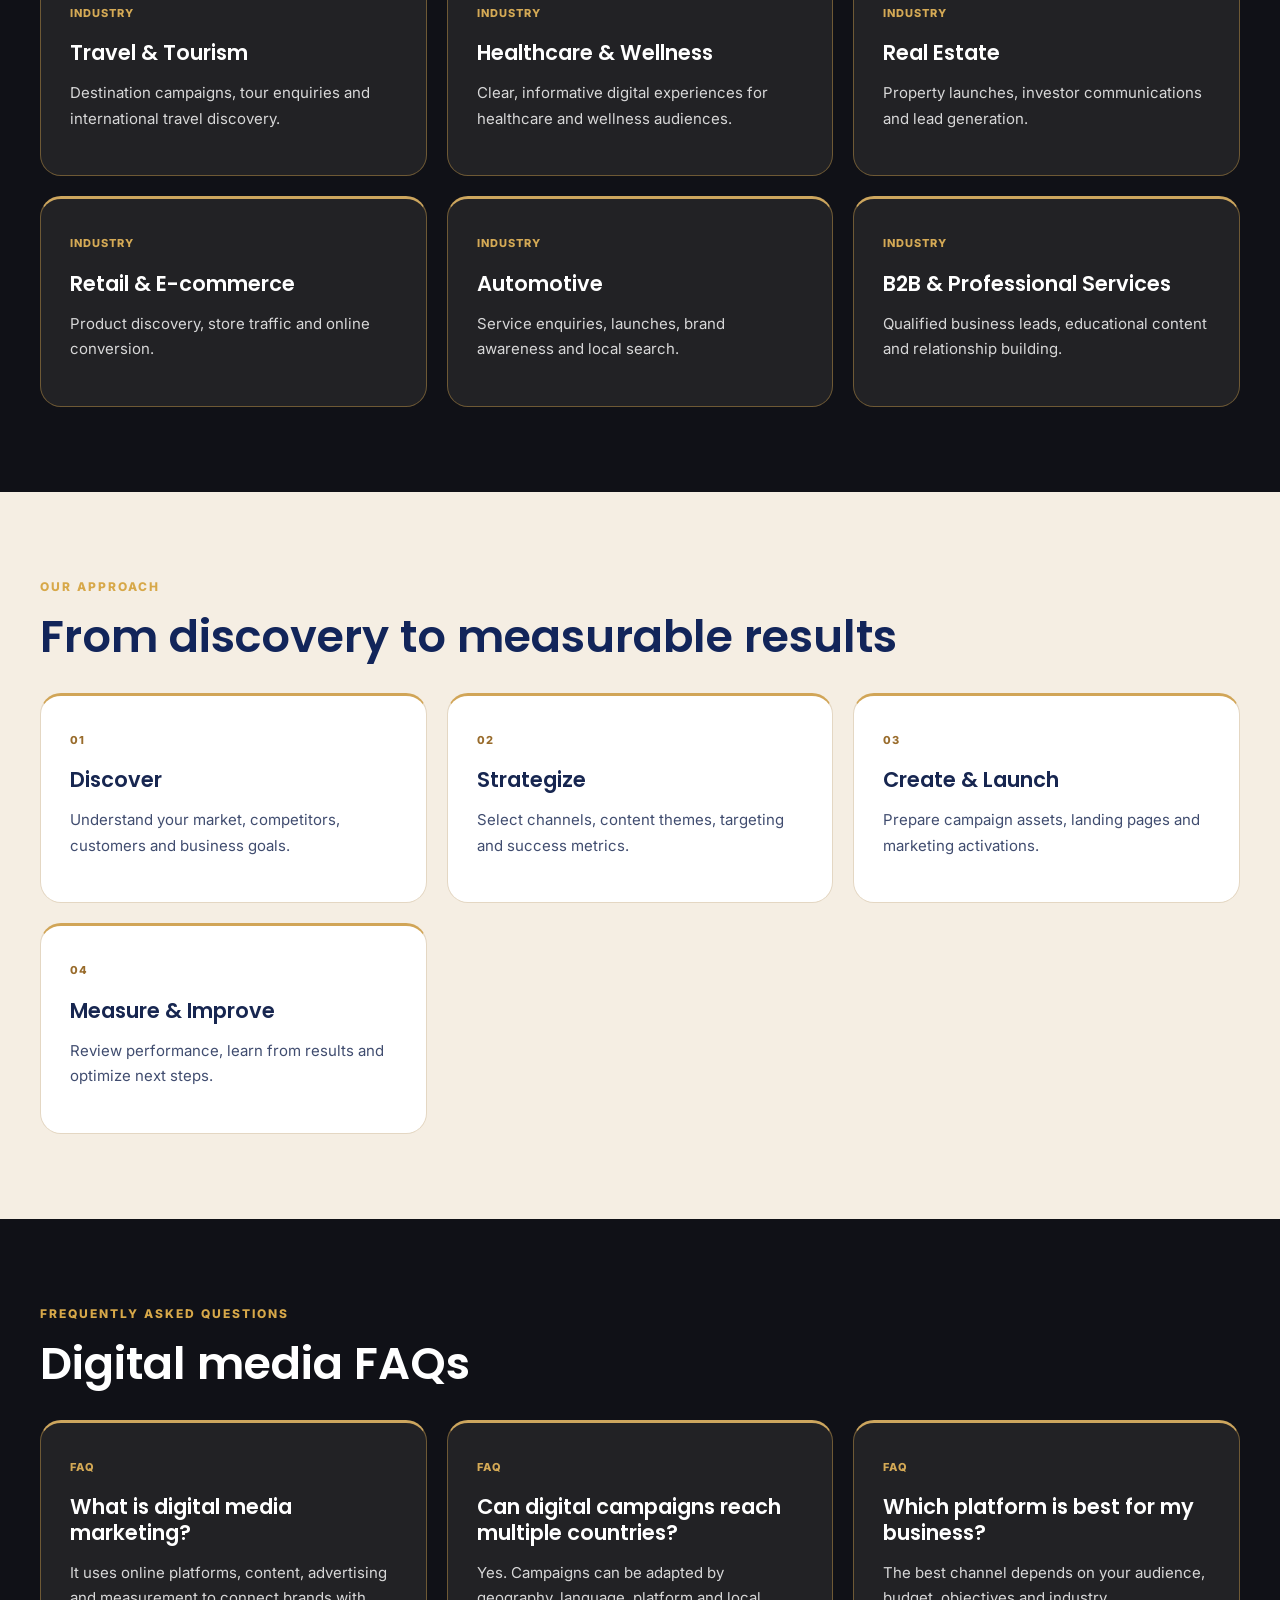
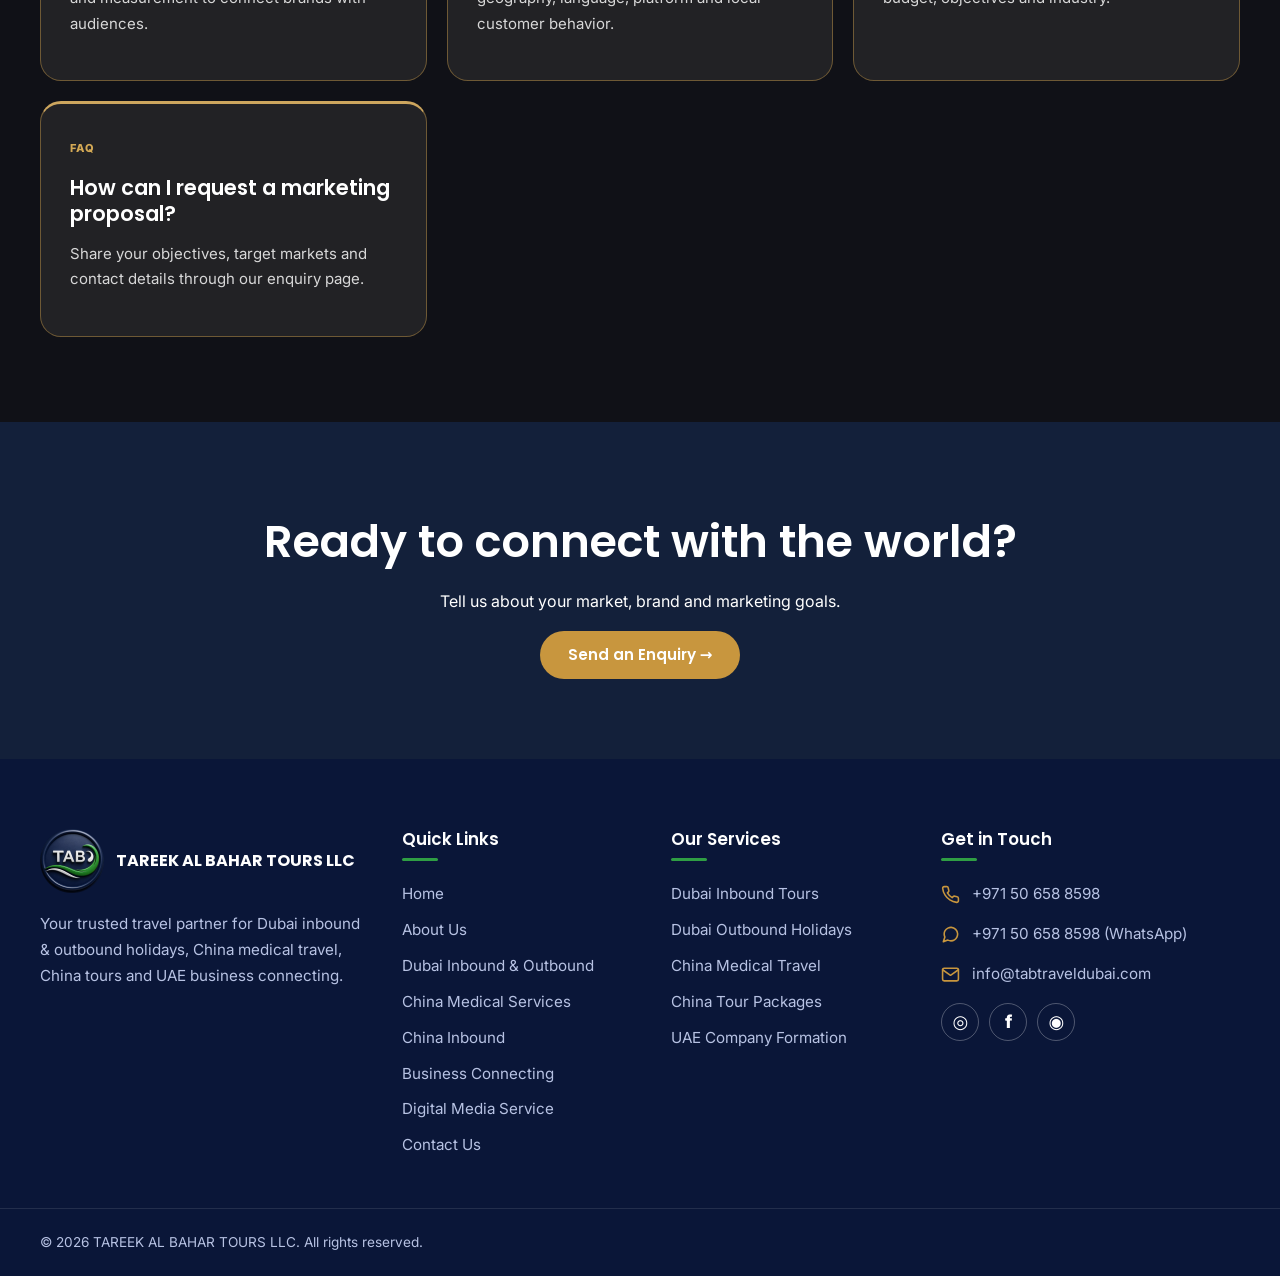
<file: media/index.html>
<!DOCTYPE html>

<html lang="en">
<head>
<meta charset="utf-8"/>
<meta content="width=device-width,initial-scale=1" name="viewport"/>
<meta content="0; url=../digital-media-service/index.html" http-equiv="refresh"/>
<title>Digital Media Service</title>
<script>
      location.replace("../digital-media-service/index.html");
    </script>
</head>
<body>
<a href="../digital-media-service/index.html">Digital Media Service</a>
</body>
</html>
</file>
<file: assets/css/style.css>
/* ==========================================================================
   TAREEK AL BAHAR TOURS LLC — global stylesheet
   Structure: tokens > base > layout > components > sections > utilities
   Every block is a self-contained section (.section) made of a .container
   plus reusable components, so it maps 1:1 to Elementor sections/widgets.
   ========================================================================== */

/* ---------- 1. Design tokens ---------- */
:root {
  --navy: #12255a;
  --navy-dark: #0a1638;
  --navy-soft: #1c3478;
  --green: #2f9e44;
  --green-dark: #23782f;
  --gold: #c8963e;
  --gold-dark: #a87a2b;
  --ink: #1b2340;
  --muted: #5c6684;
  --line: #e3e8f2;
  --bg: #f5f7fb;
  --white: #ffffff;

  --font-head: "Poppins", "Segoe UI", system-ui, sans-serif;
  --font-body: "Inter", "Segoe UI", system-ui, sans-serif;

  --radius: 14px;
  --radius-sm: 8px;
  --shadow: 0 10px 30px rgba(18, 37, 90, 0.1);
  --shadow-sm: 0 4px 14px rgba(18, 37, 90, 0.08);
  --container: 1200px;
  --header-h: 84px;
}

/* ---------- 2. Base ---------- */
*,
*::before,
*::after {
  box-sizing: border-box;
}
html {
  scroll-behavior: smooth;
  scroll-padding-top: 100px;
}
body {
  margin: 0;
  font-family: var(--font-body);
  font-size: 16px;
  line-height: 1.7;
  color: var(--ink);
  background: var(--white);
  -webkit-font-smoothing: antialiased;
}
img {
  max-width: 100%;
  height: auto;
  display: block;
}
a {
  color: var(--navy);
  text-decoration: none;
  transition: color 0.2s;
}
a:hover {
  color: var(--green);
}
h1,
h2,
h3,
h4 {
  font-family: var(--font-head);
  color: var(--navy);
  line-height: 1.2;
  margin: 0 0 0.5em;
  font-weight: 600;
}
h1 {
  font-size: clamp(2rem, 4.6vw, 3.4rem);
}
h2 {
  font-size: clamp(1.7rem, 3vw, 2.4rem);
}
h3 {
  font-size: 1.2rem;
}
p {
  margin: 0 0 1em;
}
ul,
ol {
  margin: 0;
  padding: 0;
  list-style: none;
}
.icon {
  width: 1.25em;
  height: 1.25em;
  fill: none;
  stroke: currentColor;
  stroke-width: 2;
  stroke-linecap: round;
  stroke-linejoin: round;
  flex: none;
}
.skip-link {
  position: absolute;
  left: -999px;
  top: 0;
  background: var(--navy);
  color: #fff;
  padding: 0.6rem 1rem;
  z-index: 200;
}
.skip-link:focus {
  left: 0;
  color: #fff;
}
:focus-visible {
  outline: 3px solid var(--gold);
  outline-offset: 2px;
}

/* ---------- 3. Layout ---------- */
.container {
  width: min(100% - 2rem, var(--container));
  margin-inline: auto;
}
.section {
  padding: 84px 0;
}
.section--alt {
  background: var(--bg);
}
.section--navy {
  background: var(--navy);
  color: #d7def2;
}
.section--navy h2,
.section--navy h3 {
  color: #fff;
}
.grid {
  display: grid;
  gap: 28px;
}
.grid--2 {
  grid-template-columns: repeat(2, 1fr);
}
.grid--3 {
  grid-template-columns: repeat(3, 1fr);
}
.grid--4 {
  grid-template-columns: repeat(4, 1fr);
}
.split {
  display: grid;
  grid-template-columns: 1fr 1fr;
  gap: 56px;
  align-items: center;
}
.split--reverse .split__media {
  order: 2;
}
.section-head {
  max-width: 720px;
  margin: 0 auto 48px;
  text-align: center;
}
.section-head--left {
  margin-left: 0;
  text-align: left;
}
.eyebrow {
  display: inline-block;
  font: 600 0.82rem/1 var(--font-head);
  letter-spacing: 0.14em;
  text-transform: uppercase;
  color: var(--green);
  margin-bottom: 14px;
}
.section--navy .eyebrow {
  color: var(--gold);
}
.lead {
  font-size: 1.1rem;
  color: var(--muted);
}
.section--navy .lead {
  color: #c1cbe6;
}

/* ---------- 4. Buttons ---------- */
.btn {
  display: inline-flex;
  align-items: center;
  gap: 0.55em;
  white-space: nowrap;
  padding: 0.85em 1.7em;
  border-radius: 999px;
  border: 2px solid transparent;
  font: 600 0.95rem/1.2 var(--font-head);
  cursor: pointer;
  transition: all 0.2s;
}
.btn--primary {
  background: var(--gold);
  color: #fff;
}
.btn--primary:hover {
  background: var(--gold-dark);
  color: #fff;
  transform: translateY(-2px);
}
.btn--green {
  background: var(--green);
  color: #fff;
}
.btn--green:hover {
  background: var(--green-dark);
  color: #fff;
  transform: translateY(-2px);
}
.btn--outline {
  border-color: #fff;
  color: #fff;
}
.btn--outline:hover {
  background: #fff;
  color: var(--navy);
}
.btn--outline-dark {
  border-color: var(--navy);
  color: var(--navy);
}
.btn--outline-dark:hover {
  background: var(--navy);
  color: #fff;
}
.btn--sm {
  padding: 0.6em 1.25em;
  font-size: 0.85rem;
}

/* ---------- 5. Top bar + header ---------- */
.topbar {
  background: var(--navy-dark);
  color: #c9d2ee;
  font-size: 0.85rem;
}
.topbar__inner {
  display: flex;
  justify-content: space-between;
  align-items: center;
  gap: 16px;
  min-height: 42px;
  flex-wrap: wrap;
}
.topbar__list {
  display: flex;
  gap: 24px;
  flex-wrap: wrap;
}
.topbar a {
  color: #c9d2ee;
  display: inline-flex;
  align-items: center;
  gap: 8px;
}
.topbar a:hover {
  color: #fff;
}
.topbar .icon {
  color: var(--gold);
  width: 1em;
  height: 1em;
}

.site-header {
  position: sticky;
  top: 0;
  z-index: 100;
  background: #fff;
  box-shadow: 0 2px 16px rgba(18, 37, 90, 0.08);
}
.site-header .container {
  width: min(100% - 2rem, 1340px);
}
.site-header__inner {
  display: flex;
  align-items: center;
  justify-content: space-between;
  gap: 20px;
  min-height: var(--header-h);
}
.brand {
  display: flex;
  align-items: center;
  gap: 12px;
  color: var(--navy);
}
.brand img {
  width: 62px;
  height: 62px;
}
.brand__name {
  font: 700 1.05rem/1.15 var(--font-head);
  letter-spacing: 0.02em;
  color: var(--navy);
}
.brand__name small {
  display: block;
  font-weight: 500;
  font-size: 0.68rem;
  letter-spacing: 0.22em;
  color: var(--green);
}
.main-nav__list {
  display: flex;
  align-items: center;
  gap: 4px;
}
.main-nav a {
  display: block;
  padding: 10px 11px;
  white-space: nowrap;
  font: 500 0.9rem/1 var(--font-head);
  color: var(--ink);
  border-radius: 8px;
}
.main-nav a:hover,
.main-nav a[aria-current="page"] {
  color: var(--green);
}
.main-nav a[aria-current="page"] {
  font-weight: 600;
  box-shadow: inset 0 -3px 0 var(--green);
  border-radius: 0;
}
.header-cta {
  display: flex;
  align-items: center;
  gap: 14px;
}
.nav-toggle {
  display: none;
  background: none;
  border: 0;
  padding: 8px;
  color: var(--navy);
  cursor: pointer;
}
.nav-toggle .icon {
  width: 28px;
  height: 28px;
}

/* ---------- 6. Hero (home) ---------- */
.hero {
  position: relative;
  color: #fff;
  background: var(--navy-dark) center/cover no-repeat;
  padding: 130px 0 170px;
  isolation: isolate;
}
.hero::before {
  content: "";
  position: absolute;
  inset: 0;
  background: linear-gradient(
    100deg,
    rgba(10, 22, 56, 0.92) 0%,
    rgba(10, 22, 56, 0.68) 55%,
    rgba(10, 22, 56, 0.25) 100%
  );
  z-index: -1;
}
.hero__content {
  max-width: 690px;
}
.hero h1 {
  color: #fff;
  margin-bottom: 0.45em;
}
.hero h1 span {
  color: var(--gold);
}
.hero p {
  font-size: 1.15rem;
  color: #dbe3f7;
  max-width: 560px;
}
.hero__actions {
  display: flex;
  gap: 14px;
  flex-wrap: wrap;
  margin-top: 30px;
}
.hero__badge {
  display: inline-flex;
  align-items: center;
  gap: 10px;
  background: rgba(255, 255, 255, 0.12);
  border: 1px solid rgba(255, 255, 255, 0.25);
  padding: 8px 16px;
  border-radius: 999px;
  font-size: 0.85rem;
  margin-bottom: 22px;
  backdrop-filter: blur(4px);
}
.hero__badge .icon {
  color: var(--gold);
}

.quick-strip {
  margin-top: -80px;
  position: relative;
  z-index: 5;
}
.quick-strip__grid {
  display: grid;
  grid-template-columns: repeat(4, 1fr);
  background: #fff;
  border-radius: var(--radius);
  box-shadow: var(--shadow);
  overflow: hidden;
}
.quick-strip__item {
  display: flex;
  align-items: center;
  gap: 16px;
  padding: 26px 24px;
  border-right: 1px solid var(--line);
}
.quick-strip__item:last-child {
  border-right: 0;
}
.quick-strip__item .icon {
  width: 38px;
  height: 38px;
  color: var(--green);
}
.quick-strip__item strong {
  display: block;
  font: 600 1rem/1.3 var(--font-head);
  color: var(--navy);
}
.quick-strip__item span {
  font-size: 0.85rem;
  color: var(--muted);
}

/* ---------- 7. Page banner (inner pages) ---------- */
.page-banner {
  position: relative;
  color: #fff;
  padding: 110px 0 90px;
  background: var(--navy-dark) center/cover no-repeat;
  isolation: isolate;
}
.page-banner::before {
  content: "";
  position: absolute;
  inset: 0;
  background: linear-gradient(
    100deg,
    rgba(10, 22, 56, 0.92),
    rgba(10, 22, 56, 0.55)
  );
  z-index: -1;
}
.page-banner h1 {
  color: #fff;
  margin-bottom: 0.3em;
}
.page-banner p {
  max-width: 640px;
  color: #d9e1f6;
  font-size: 1.08rem;
  margin: 0;
}
.breadcrumb {
  display: flex;
  flex-wrap: wrap;
  gap: 8px;
  font-size: 0.88rem;
  margin-bottom: 18px;
  color: #b9c5e6;
}
.breadcrumb a {
  color: #fff;
}
.breadcrumb li + li::before {
  content: "/";
  margin-right: 8px;
  opacity: 0.6;
}

/* ---------- 8. Cards & boxes ---------- */
.card {
  background: #fff;
  border-radius: var(--radius);
  overflow: hidden;
  box-shadow: var(--shadow-sm);
  border: 1px solid var(--line);
  display: flex;
  flex-direction: column;
  transition:
    transform 0.25s,
    box-shadow 0.25s;
}
.card:hover {
  transform: translateY(-6px);
  box-shadow: var(--shadow);
}
.card__media {
  position: relative;
  aspect-ratio: 4 / 3;
  overflow: hidden;
}
.card__media img {
  width: 100%;
  height: 100%;
  object-fit: cover;
  transition: transform 0.5s;
}
.card:hover .card__media img {
  transform: scale(1.06);
}
.card__tag {
  position: absolute;
  left: 14px;
  top: 14px;
  background: var(--green);
  color: #fff;
  font: 600 0.75rem/1 var(--font-head);
  padding: 7px 12px;
  border-radius: 999px;
}
.card__body {
  padding: 24px;
  display: flex;
  flex-direction: column;
  flex: 1;
}
.card__body p {
  color: var(--muted);
  font-size: 0.95rem;
}
.card__foot {
  margin-top: auto;
  display: flex;
  align-items: center;
  justify-content: space-between;
  gap: 12px;
  padding-top: 14px;
  border-top: 1px solid var(--line);
}
.card__price {
  font: 600 0.82rem/1.2 var(--font-body);
  color: var(--muted);
}
.card__price strong {
  display: block;
  font: 700 1.15rem/1.2 var(--font-head);
  color: var(--gold-dark);
}
.card__link {
  display: inline-flex;
  align-items: center;
  gap: 8px;
  font: 600 0.9rem/1 var(--font-head);
  color: var(--green);
}
.card__link .icon {
  width: 1em;
  height: 1em;
  transition: transform 0.2s;
}
.card__link:hover .icon {
  transform: translateX(4px);
}

.icon-box {
  background: #fff;
  border: 1px solid var(--line);
  border-radius: var(--radius);
  padding: 30px 26px;
  transition: all 0.25s;
  height: 100%;
}
.icon-box:hover {
  box-shadow: var(--shadow);
  border-color: transparent;
  transform: translateY(-4px);
}
.icon-box__icon {
  width: 58px;
  height: 58px;
  border-radius: 14px;
  background: rgba(47, 158, 68, 0.1);
  color: var(--green);
  display: grid;
  place-items: center;
  margin-bottom: 18px;
}
.icon-box__icon .icon {
  width: 28px;
  height: 28px;
}
.icon-box p {
  color: var(--muted);
  font-size: 0.95rem;
  margin: 0;
}
.section--navy .icon-box {
  background: rgba(255, 255, 255, 0.06);
  border-color: rgba(255, 255, 255, 0.14);
}
.section--navy .icon-box p {
  color: #c1cbe6;
}
.section--navy .icon-box__icon {
  background: rgba(200, 150, 62, 0.18);
  color: var(--gold);
}

.split__media {
  position: relative;
}
.split__media img {
  border-radius: var(--radius);
  box-shadow: var(--shadow);
  width: 100%;
  aspect-ratio: 4 / 3;
  object-fit: cover;
}
.split__media::after {
  content: "";
  position: absolute;
  right: -16px;
  bottom: -16px;
  width: 55%;
  height: 55%;
  border: 3px solid var(--gold);
  border-radius: var(--radius);
  z-index: -1;
}
.split--reverse .split__media::after {
  right: auto;
  left: -16px;
}
.split__badge {
  position: absolute;
  left: 20px;
  bottom: 20px;
  background: var(--navy);
  color: #fff;
  border-radius: var(--radius-sm);
  padding: 14px 20px;
  box-shadow: var(--shadow);
}
.split__badge strong {
  display: block;
  font: 700 1.7rem/1 var(--font-head);
  color: var(--gold);
}
.split__badge span {
  font-size: 0.8rem;
}

.check-list {
  display: grid;
  gap: 12px;
  margin: 22px 0 28px;
}
.check-list li {
  display: flex;
  gap: 12px;
  align-items: flex-start;
}
.check-list .icon {
  color: #fff;
  background: var(--green);
  border-radius: 50%;
  padding: 4px;
  width: 24px;
  height: 24px;
  margin-top: 2px;
  stroke-width: 3;
}
.check-list--2col {
  grid-template-columns: repeat(2, 1fr);
  column-gap: 28px;
}

.pill-list {
  display: flex;
  flex-wrap: wrap;
  gap: 10px;
  margin-top: 18px;
}
.pill-list li {
  background: #fff;
  border: 1px solid var(--line);
  padding: 9px 18px;
  border-radius: 999px;
  font-size: 0.92rem;
  font-weight: 500;
}
.section--alt .pill-list li {
  background: #fff;
}

/* ---------- 9. Stats ---------- */
.stats {
  display: grid;
  grid-template-columns: repeat(4, 1fr);
  gap: 24px;
  text-align: center;
}
.stats__item strong {
  display: block;
  font: 700 clamp(2rem, 4vw, 3rem)/1.1 var(--font-head);
  color: var(--gold);
}
.stats__item span {
  color: #c1cbe6;
  font-size: 0.95rem;
}

/* ---------- 10. Process steps ---------- */
.steps {
  display: grid;
  grid-template-columns: repeat(auto-fit, minmax(190px, 1fr));
  gap: 24px;
  counter-reset: step;
}
.steps__item {
  position: relative;
  background: #fff;
  border: 1px solid var(--line);
  border-radius: var(--radius);
  padding: 56px 22px 26px;
  counter-increment: step;
}
.steps__item::before {
  content: counter(step);
  position: absolute;
  top: -20px;
  left: 22px;
  width: 46px;
  height: 46px;
  border-radius: 50%;
  background: var(--green);
  color: #fff;
  font: 700 1.2rem/46px var(--font-head);
  text-align: center;
  box-shadow: 0 6px 14px rgba(47, 158, 68, 0.35);
}
.steps__item h3 {
  font-size: 1.05rem;
}
.steps__item p {
  color: var(--muted);
  font-size: 0.92rem;
  margin: 0;
}

/* ---------- 11. FAQ ---------- */
.faq {
  max-width: 860px;
  margin-inline: auto;
  display: grid;
  gap: 14px;
}
.faq details {
  background: #fff;
  border: 1px solid var(--line);
  border-radius: var(--radius-sm);
  padding: 0 22px;
}
.faq summary {
  cursor: pointer;
  padding: 18px 28px 18px 0;
  font: 600 1.02rem/1.4 var(--font-head);
  color: var(--navy);
  list-style: none;
  position: relative;
}
.faq summary::-webkit-details-marker {
  display: none;
}
.faq summary::after {
  content: "+";
  position: absolute;
  right: 0;
  top: 50%;
  transform: translateY(-50%);
  font-size: 1.5rem;
  color: var(--green);
}
.faq details[open] summary::after {
  content: "–";
}
.faq details p {
  color: var(--muted);
  padding-bottom: 18px;
  margin: 0;
}

/* ---------- 12. CTA band ---------- */
.cta-band {
  background: linear-gradient(110deg, var(--navy-dark), var(--navy-soft));
  color: #fff;
  padding: 64px 0;
  position: relative;
  overflow: hidden;
}
.cta-band::after {
  content: "";
  position: absolute;
  right: -80px;
  top: -80px;
  width: 320px;
  height: 320px;
  border-radius: 50%;
  background: radial-gradient(var(--green), transparent 70%);
  opacity: 0.35;
}
.cta-band__inner {
  display: flex;
  justify-content: space-between;
  align-items: center;
  gap: 30px;
  flex-wrap: wrap;
  position: relative;
  z-index: 1;
}
.cta-band h2 {
  color: #fff;
  margin-bottom: 0.2em;
}
.cta-band p {
  margin: 0;
  color: #c9d3ef;
}
.cta-band__actions {
  display: flex;
  gap: 14px;
  flex-wrap: wrap;
}

/* ---------- 13. Forms & contact ---------- */
.form-card {
  background: #fff;
  border-radius: var(--radius);
  padding: 38px;
  box-shadow: var(--shadow);
  border: 1px solid var(--line);
}
.form {
  display: grid;
  gap: 18px;
}
.form__row {
  display: grid;
  grid-template-columns: 1fr 1fr;
  gap: 18px;
}
.form label {
  display: block;
  font: 500 0.88rem/1 var(--font-head);
  margin-bottom: 8px;
  color: var(--navy);
}
.form input,
.form select,
.form textarea {
  width: 100%;
  font: inherit;
  padding: 13px 15px;
  border: 1.5px solid var(--line);
  border-radius: var(--radius-sm);
  background: var(--bg);
  color: var(--ink);
  transition:
    border-color 0.2s,
    background 0.2s;
}
.form input:focus,
.form select:focus,
.form textarea:focus {
  outline: none;
  border-color: var(--green);
  background: #fff;
}
.form textarea {
  min-height: 130px;
  resize: vertical;
}
.form__note {
  font-size: 0.82rem;
  color: var(--muted);
  margin: 0;
}
.form__status {
  display: none;
  padding: 12px 16px;
  border-radius: var(--radius-sm);
  background: rgba(47, 158, 68, 0.12);
  color: var(--green-dark);
  font-weight: 500;
}
.form__status.is-visible {
  display: block;
}

.contact-cards {
  display: grid;
  gap: 18px;
}
.contact-card {
  display: flex;
  gap: 18px;
  align-items: flex-start;
  background: #fff;
  border: 1px solid var(--line);
  border-radius: var(--radius);
  padding: 22px;
  box-shadow: var(--shadow-sm);
}
.contact-card__icon {
  width: 52px;
  height: 52px;
  flex: none;
  border-radius: 12px;
  background: var(--navy);
  color: var(--gold);
  display: grid;
  place-items: center;
}
.contact-card h3 {
  font-size: 1.02rem;
  margin-bottom: 4px;
}
.contact-card p,
.contact-card a {
  margin: 0;
  color: var(--muted);
  font-size: 0.95rem;
  display: block;
}
.contact-card a:hover {
  color: var(--green);
}
.map-embed {
  border: 0;
  width: 100%;
  height: 420px;
  border-radius: var(--radius);
  box-shadow: var(--shadow-sm);
}

.notice {
  background: rgba(200, 150, 62, 0.1);
  border-left: 4px solid var(--gold);
  padding: 16px 20px;
  border-radius: 0 var(--radius-sm) var(--radius-sm) 0;
  font-size: 0.92rem;
  color: var(--ink);
  margin-top: 26px;
}

/* ---------- 14. Footer ---------- */
.site-footer {
  background: var(--navy-dark);
  color: #b7c2e3;
  padding-top: 70px;
  font-size: 0.95rem;
}
.footer-grid {
  display: grid;
  grid-template-columns: 1.4fr 1fr 1fr 1.3fr;
  gap: 40px;
  padding-bottom: 50px;
}
.site-footer h3 {
  color: #fff;
  font-size: 1.05rem;
  margin-bottom: 1.2em;
  position: relative;
  padding-bottom: 12px;
}
.site-footer h3::after {
  content: "";
  position: absolute;
  left: 0;
  bottom: 0;
  width: 36px;
  height: 3px;
  background: var(--green);
  border-radius: 2px;
}
.site-footer a {
  color: #b7c2e3;
}
.site-footer a:hover {
  color: var(--gold);
}
.footer-brand {
  display: flex;
  align-items: center;
  gap: 12px;
  margin-bottom: 18px;
}
.footer-brand img {
  width: 64px;
  height: 64px;
}
.footer-brand span {
  font: 700 1rem/1.2 var(--font-head);
  color: #fff;
}
.footer-links {
  display: grid;
  gap: 10px;
}
.footer-contact {
  display: grid;
  gap: 14px;
}
.footer-contact li {
  display: flex;
  gap: 12px;
  align-items: flex-start;
}
.footer-contact .icon {
  color: var(--gold);
  margin-top: 4px;
}
.footer-bottom {
  border-top: 1px solid rgba(255, 255, 255, 0.1);
  padding: 22px 0;
  font-size: 0.85rem;
}
.footer-bottom__inner {
  display: flex;
  justify-content: space-between;
  flex-wrap: wrap;
  gap: 10px;
}

.whatsapp-float {
  position: fixed;
  right: 20px;
  bottom: 20px;
  z-index: 90;
  width: 58px;
  height: 58px;
  border-radius: 50%;
  background: #25d366;
  color: #fff;
  display: grid;
  place-items: center;
  box-shadow: 0 8px 22px rgba(0, 0, 0, 0.25);
  transition: transform 0.2s;
}
.whatsapp-float:hover {
  transform: scale(1.08);
  color: #fff;
}
.whatsapp-float .icon {
  width: 30px;
  height: 30px;
}

/* ---------- 15. Responsive ---------- */
@media (max-width: 1080px) {
  .grid--4,
  .stats {
    grid-template-columns: repeat(2, 1fr);
  }
  .footer-grid {
    grid-template-columns: 1fr 1fr;
  }
  .quick-strip__grid {
    grid-template-columns: repeat(2, 1fr);
  }
  .quick-strip__item:nth-child(2) {
    border-right: 0;
  }
  .quick-strip__item:nth-child(-n + 2) {
    border-bottom: 1px solid var(--line);
  }
  .header-cta .btn {
    display: none;
  }
}
@media (max-width: 1180px) {
  .nav-toggle {
    display: block;
  }
  .main-nav {
    position: absolute;
    left: 0;
    right: 0;
    top: 100%;
    background: #fff;
    box-shadow: 0 16px 24px rgba(18, 37, 90, 0.12);
    display: none;
    padding: 10px 16px 20px;
  }
  .main-nav.is-open {
    display: block;
  }
  .main-nav__list {
    flex-direction: column;
    align-items: stretch;
  }
  .main-nav a {
    padding: 14px 10px;
    border-bottom: 1px solid var(--line);
    border-radius: 0;
  }
  .main-nav a[aria-current="page"] {
    box-shadow: none;
  }
  .site-header__inner {
    position: relative;
  }
}
@media (max-width: 900px) {
  .split,
  .grid--2 {
    grid-template-columns: 1fr;
    gap: 40px;
  }
  .split--reverse .split__media {
    order: 0;
  }
  .grid--3 {
    grid-template-columns: repeat(2, 1fr);
  }
  .section {
    padding: 64px 0;
  }
}
@media (max-width: 620px) {
  .grid--3,
  .grid--4,
  .stats,
  .footer-grid,
  .form__row,
  .check-list--2col,
  .quick-strip__grid {
    grid-template-columns: 1fr;
  }
  .quick-strip__item {
    border-right: 0;
    border-bottom: 1px solid var(--line);
  }
  .quick-strip__item:last-child {
    border-bottom: 0;
  }
  .topbar__list--right,
  .topbar__list:first-child li:nth-child(2) {
    display: none;
  }
  .hero {
    padding: 90px 0 130px;
  }
  .page-banner {
    padding: 80px 0 60px;
  }
  .form-card {
    padding: 24px;
  }
  .brand__name {
    font-size: 0.92rem;
  }
  .brand img {
    width: 52px;
    height: 52px;
  }
  .footer-bottom__inner {
    flex-direction: column;
  }
}
@media (prefers-reduced-motion: reduce) {
  * {
    transition: none !important;
    scroll-behavior: auto !important;
  }
}

/* ---------- 16. Background image modifiers (hero + page banners) ---------- */
.bg-hero-dubai {
  background-image: url("../img/hero-dubai.jpg");
}
.bg-dubai-night {
  background-image: url("../img/dubai-night.jpg");
}
.bg-dubai-skyline {
  background-image: url("../img/dubai-skyline.jpg");
}
.bg-business-meeting {
  background-image: url("../img/business-meeting.jpg");
}
.bg-business-handshake {
  background-image: url("../img/business-handshake.jpg");
}
.bg-medical-consult {
  background-image: url("../img/medical-consult.jpg");
}
.bg-china-wall {
  background-image: url("../img/china-wall.jpg");
}

/* ---------- 17. Small layout helpers ---------- */
.section-gap {
  height: 48px;
}
.pill-list--center {
  justify-content: center;
}
.split--top {
  align-items: start;
}
.section--center {
  text-align: center;
}

/* ---------- Homepage slideshow + language switcher ---------- */
.hero--slider {
  position: relative;
  overflow: hidden;
  background: #071536;
  min-height: 670px;
}
.hero--slider::before {
  content: "";
  position: absolute;
  inset: 0;
  background: linear-gradient(
    90deg,
    rgba(4, 17, 49, 0.82),
    rgba(4, 17, 49, 0.56) 55%,
    rgba(4, 17, 49, 0.42)
  );
  z-index: 1;
}
.hero__slides {
  position: absolute;
  inset: 0;
  z-index: 0;
  overflow: hidden;
}
.hero__slide {
  position: absolute;
  inset: -2%;
  background-position: center;
  background-size: cover;
  opacity: 0;
  transform: scale(1.07);
  transition:
    opacity 1.1s ease,
    transform 6s ease;
}
.hero__slide.is-active {
  opacity: 1;
  transform: scale(1);
}
.hero--slider .hero__content {
  position: relative;
  z-index: 2;
}
.hero__content--animated > * {
  opacity: 0;
  transform: translateY(22px);
  animation: heroEnter 0.7s ease forwards;
}
.hero__content--animated > *:nth-child(1) {
  animation-delay: 0.12s;
}
.hero__content--animated > *:nth-child(2) {
  animation-delay: 0.25s;
}
.hero__content--animated > *:nth-child(3) {
  animation-delay: 0.38s;
}
.hero__content--animated > *:nth-child(4) {
  animation-delay: 0.51s;
}
@keyframes heroEnter {
  to {
    opacity: 1;
    transform: none;
  }
}
.hero__dots {
  position: absolute;
  z-index: 3;
  bottom: 28px;
  left: 50%;
  transform: translateX(-50%);
  display: flex;
  gap: 9px;
}
.hero__dot {
  width: 10px;
  height: 10px;
  border-radius: 50%;
  border: 1px solid #fff;
  background: transparent;
  padding: 0;
  cursor: pointer;
}
.hero__dot.is-active {
  background: #fff;
}
.reveal-section {
  opacity: 0;
  transform: translateY(30px);
  transition:
    opacity 0.7s ease,
    transform 0.7s ease;
}
.reveal-section.is-visible {
  opacity: 1;
  transform: none;
}
.card,
.icon-box {
  transition:
    transform 0.3s ease,
    box-shadow 0.3s ease;
}
.card:hover,
.icon-box:hover {
  transform: translateY(-7px);
}
.lang-switcher {
  position: relative;
  margin-left: 10px;
}
.lang-btn {
  border: 1px solid #d9dee9;
  background: #fff;
  border-radius: 22px;
  padding: 8px 12px;
  font-weight: 700;
  color: #0a1738;
  cursor: pointer;
  white-space: nowrap;
}
.lang-menu {
  display: none;
  position: absolute;
  right: 0;
  top: calc(100% + 8px);
  min-width: 145px;
  background: #fff;
  border-radius: 10px;
  box-shadow: 0 12px 30px rgba(0, 0, 0, 0.16);
  padding: 6px;
  z-index: 1000;
}
.lang-switcher.is-open .lang-menu {
  display: block;
}
.lang-option {
  display: block;
  width: 100%;
  border: 0;
  background: none;
  text-align: left;
  padding: 9px 11px;
  border-radius: 7px;
  cursor: pointer;
  color: #0a1738;
}
.lang-option:hover {
  background: #f3f5f8;
}
html[dir="rtl"] body {
  text-align: right;
}
html[dir="rtl"] .site-header__inner,
html[dir="rtl"] .main-nav__list,
html[dir="rtl"] .hero__actions {
  direction: rtl;
}
html[dir="rtl"] .lang-menu {
  right: auto;
  left: 0;
}
html[dir="rtl"] .lang-option {
  text-align: right;
}
@media (max-width: 1100px) {
  .lang-switcher {
    margin-left: auto;
    margin-right: 8px;
  }
  .lang-menu {
    right: 0;
  }
  .hero--slider {
    min-height: 620px;
  }
}
@media (prefers-reduced-motion: reduce) {
  .hero__slide,
  .hero__content--animated > *,
  .reveal-section,
  .card,
  .icon-box {
    animation: none !important;
    transition: none !important;
    transform: none !important;
  }
  .hero__content--animated > *,
  .reveal-section {
    opacity: 1;
  }
}

/* Header/logo correction */
.brand {
  flex: 0 0 auto;
  min-width: 205px;
  white-space: nowrap;
}
.brand__name {
  display: block;
  min-width: 125px;
  white-space: nowrap;
  word-break: keep-all;
}
.brand__name small {
  white-space: nowrap;
}
.site-header__inner {
  gap: 12px;
}
.main-nav {
  flex: 1;
  min-width: 0;
}
.main-nav__list {
  justify-content: flex-end;
}
@media (max-width: 1250px) {
  .brand {
    min-width: 180px;
  }
  .brand__name {
    font-size: 0.94rem;
  }
  .main-nav a {
    padding: 10px 8px;
    font-size: 0.82rem;
  }
}
@media (max-width: 1100px) {
  .brand {
    min-width: auto;
  }
  .brand__name {
    font-size: 0.92rem;
  }
}

/* Keep Google Translate's native UI hidden; the site's EN / 中文 / عربي menu controls it. */
#google_translate_element {
  position: absolute !important;
  width: 1px !important;
  height: 1px !important;
  overflow: hidden !important;
  opacity: 0 !important;
  pointer-events: none !important;
}
.goog-te-banner-frame.skiptranslate,
.goog-te-banner-frame {
  display: none !important;
}
body {
  top: 0 !important;
}
.goog-logo-link,
.goog-te-gadget span {
  display: none !important;
}

/* RTL refinements */
html[dir="rtl"] .check-list li,
html[dir="rtl"] .contact-card,
html[dir="rtl"] .footer-contact li {
  direction: rtl;
}
html[dir="rtl"] .card__body,
html[dir="rtl"] .section-head,
html[dir="rtl"] .form {
  text-align: right;
}

/* ===== Premium header + hero final polish ===== */
.site-header {
  backdrop-filter: saturate(160%) blur(14px);
  background: rgba(255, 255, 255, 0.97);
}
.site-header .container {
  width: min(100% - 32px, 1460px);
}
.site-header__inner {
  min-height: 82px;
  gap: 18px;
}
.brand {
  min-width: 220px !important;
  max-width: 220px;
  gap: 10px;
  flex-shrink: 0;
  overflow: visible;
}
.brand img {
  width: 58px !important;
  height: 58px !important;
  flex: 0 0 58px;
  object-fit: contain;
}
.brand__name {
  min-width: 0 !important;
  font-size: 0.98rem !important;
  line-height: 1.05 !important;
  letter-spacing: 0.015em !important;
  white-space: normal !important;
  width: 145px;
}
.brand__name small {
  font-size: 0.62rem;
  letter-spacing: 0.2em;
  margin-top: 4px;
  white-space: nowrap !important;
}
.main-nav {
  flex: 1;
  min-width: 0;
}
.main-nav__list {
  justify-content: center;
  gap: 2px;
}
.main-nav a {
  padding: 10px 9px;
  font-size: 0.84rem;
}
.header-cta {
  flex: 0 0 auto;
  gap: 10px;
}
.header-cta .btn {
  padding: 11px 18px;
}
.lang-switcher {
  margin-left: 0;
}

.hero--slider {
  min-height: 650px;
  padding: 118px 0 150px;
  display: flex;
  align-items: center;
  background: #071536;
}
.hero--slider::before {
  background: linear-gradient(
    90deg,
    rgba(4, 15, 43, 0.9) 0%,
    rgba(4, 15, 43, 0.72) 45%,
    rgba(4, 15, 43, 0.28) 100%
  );
  z-index: 1;
}
.hero__slide {
  inset: 0;
  background-position: center center;
  background-size: cover;
  opacity: 0;
  transform: scale(1.045);
  filter: saturate(1.05) contrast(1.03);
  transition:
    opacity 0.75s ease-in-out,
    transform 3.6s ease-out;
  will-change: opacity, transform;
}
.hero__slide.is-active {
  opacity: 1;
  transform: scale(1);
}
.hero--slider .hero__content {
  width: 100%;
  max-width: 780px;
  margin-left: 0;
}
.hero--slider h1 {
  font-size: clamp(2.65rem, 4.6vw, 4.6rem);
  line-height: 1.03;
  letter-spacing: -0.035em;
  text-shadow: 0 4px 22px rgba(0, 0, 0, 0.22);
}
.hero--slider p {
  font-size: 1.12rem;
  line-height: 1.75;
  max-width: 650px;
  text-shadow: 0 2px 10px rgba(0, 0, 0, 0.2);
}
.hero__badge {
  background: rgba(255, 255, 255, 0.11);
  border-color: rgba(255, 255, 255, 0.28);
  box-shadow: 0 8px 30px rgba(0, 0, 0, 0.12);
  backdrop-filter: blur(10px);
}
.hero__dots {
  bottom: 34px;
  gap: 10px;
}
.hero__dot {
  width: 28px;
  height: 4px;
  border: 0;
  border-radius: 99px;
  background: rgba(255, 255, 255, 0.38);
  transition:
    width 0.25s ease,
    background 0.25s ease;
}
.hero__dot.is-active {
  width: 48px;
  background: #fff;
}
.hero__arrow {
  position: absolute;
  top: 50%;
  z-index: 4;
  transform: translateY(-50%);
  width: 46px;
  height: 46px;
  border: 1px solid rgba(255, 255, 255, 0.35);
  border-radius: 50%;
  background: rgba(6, 18, 49, 0.3);
  color: #fff;
  font-size: 28px;
  line-height: 1;
  cursor: pointer;
  display: grid;
  place-items: center;
  backdrop-filter: blur(8px);
  transition: 0.25s ease;
}
.hero__arrow:hover {
  background: rgba(255, 255, 255, 0.18);
  transform: translateY(-50%) scale(1.06);
}
.hero__arrow--prev {
  left: 28px;
}
.hero__arrow--next {
  right: 28px;
}

@media (max-width: 1280px) {
  .site-header .container {
    width: min(100% - 24px, 1220px);
  }
  .brand {
    min-width: 185px !important;
    max-width: 185px;
  }
  .brand img {
    width: 52px !important;
    height: 52px !important;
    flex-basis: 52px;
  }
  .brand__name {
    width: 120px;
    font-size: 0.86rem !important;
  }
  .main-nav a {
    font-size: 0.76rem;
    padding: 10px 6px;
  }
  .header-cta .btn {
    display: none;
  }
}
@media (max-width: 1100px) {
  .brand {
    min-width: auto !important;
    max-width: none;
  }
  .brand__name {
    width: auto;
    white-space: nowrap !important;
  }
  .main-nav a {
    font-size: 0.9rem;
  }
  .hero__arrow {
    display: none;
  }
  .hero--slider {
    min-height: 610px;
  }
}
@media (max-width: 700px) {
  .topbar {
    display: none;
  }
  .site-header__inner {
    min-height: 72px;
  }
  .brand img {
    width: 48px !important;
    height: 48px !important;
    flex-basis: 48px;
  }
  .brand__name {
    font-size: 0.82rem !important;
  }
  .brand__name small {
    font-size: 0.55rem;
  }
  .hero--slider {
    min-height: 600px;
    padding: 90px 0 120px;
  }
  .hero--slider h1 {
    font-size: 2.5rem;
  }
  .hero--slider p {
    font-size: 1rem;
  }
  .hero__dots {
    bottom: 24px;
  }
}

/* Premium hero content alignment */
.hero__content {
  position: relative;
  z-index: 5;
  max-width: 720px;
  padding-left: 110px;
  padding-right: 30px;
}

.hero__content h1 {
  font-size: clamp(48px, 4.3vw, 72px);
  line-height: 1.05;
  letter-spacing: -1.5px;
  max-width: 700px;
}

.hero__content p {
  max-width: 650px;
  font-size: 18px;
  line-height: 1.7;
  margin-top: 25px;
}

.hero__actions {
  margin-top: 28px;
}

/* Tablet */
@media (max-width: 1100px) {
  .hero__content {
    padding-left: 60px;
  }

  .hero__content h1 {
    font-size: 54px;
  }
}

/* Mobile */
@media (max-width: 768px) {
  .hero__content {
    padding-left: 24px;
    padding-right: 24px;
  }

  .hero__content h1 {
    font-size: 40px;
    line-height: 1.08;
  }

  .hero__content p {
    font-size: 16px;
    line-height: 1.6;
  }
}

/* Common footer social media icons */
.footer-social {
  display: flex;
  gap: 10px;
  margin-top: 16px;
  align-items: center;
}
.footer-social a {
  width: 38px;
  height: 38px;
  border: 1px solid rgba(255, 255, 255, 0.28);
  border-radius: 50%;
  display: inline-flex;
  align-items: center;
  justify-content: center;
  color: #fff;
  text-decoration: none;
  font-weight: 800;
  font-size: 18px;
  transition: 0.2s ease;
}
.footer-social a:hover {
  background: #fff;
  color: #132a63;
  transform: translateY(-2px);
}

/* Media page */
#main .icon-box__icon {
  font-weight: 700;
}
#main .icon-box a {
  font-weight: 600;
  text-decoration: none;
}
@media (max-width: 767px) {
  .page-banner h1 {
    overflow-wrap: break-word;
  }
}

/* Media navigation: keep all desktop items visible */
@media (min-width: 1101px) {
  .site-header .container {
    width: min(100% - 24px, 1660px);
  }
  .site-header__inner {
    gap: 10px;
  }
  .brand {
    min-width: 195px !important;
    max-width: 195px;
  }
  .main-nav a {
    padding: 10px 6px;
    font-size: 0.78rem;
    white-space: nowrap;
  }
  .main-nav__list {
    gap: 0;
  }
  .header-cta {
    gap: 7px;
  }
  .header-cta .btn {
    padding: 10px 12px;
  }
}

.dm-intro h2 {
  color: #ffffff;
}

.media-hero h1 {
  color: #ffffff;
}

.media-feature h2 {
  color: #ffffff;
}

.media-section-intro h2 {
  color: #ffffff;
}
.faq1 {
  color: black !important;
}

/* Navigation: no active-page green text or underline */
.main-nav a[aria-current="page"], .main-nav a.active, .main-nav a.is-active { color:inherit !important; border-bottom-color:transparent !important; box-shadow:none !important; text-decoration:none !important; }
.main-nav a[aria-current="page"]::after, .main-nav a.active::after, .main-nav a.is-active::after {display:none !important;content:none !important;}

/* Explicit desktop and mobile navigation states. */
@media(min-width:1181px){.site-header .main-nav{display:block;position:static;background:transparent;box-shadow:none;padding:0}.site-header .main-nav__list{flex-direction:row}.site-header .nav-toggle{display:none}}
@media(max-width:1180px){.site-header .nav-toggle{display:block;flex-shrink:0}.site-header .main-nav{z-index:1000}.site-header .main-nav.is-open{display:block}.site-header .main-nav__list{display:flex;flex-direction:column;align-items:stretch}.site-header .main-nav a{display:block;white-space:normal}.site-header .header-cta .btn{display:none}}

/* Always-visible language choices on every device. */
.site-header__inner{flex-wrap:wrap}
.site-header .lang-switcher{position:static;flex:0 0 100%;width:100%;margin:0!important;display:flex;align-items:center;justify-content:center;gap:8px;order:10;padding:9px 0;border-top:1px solid #e8ecf2;direction:ltr;box-sizing:border-box}
.site-header .lang-option{display:inline-flex;align-items:center;justify-content:center;width:auto;min-width:78px;min-height:40px;border:1px solid #dce3ed;background:#fff;border-radius:24px;padding:8px 15px;font-family:inherit;font-size:13px;font-weight:600;line-height:1.4;color:#12255a;text-align:center;white-space:nowrap}
.site-header .lang-option:hover{background:#f1f5fa;border-color:#c7973e}
.site-header .lang-option.is-active{background:#12255a;color:#fff;border-color:#12255a}
.site-header .lang-option:focus-visible{outline:3px solid #c7973e;outline-offset:3px}
@media(max-width:650px){.site-header .lang-switcher{gap:7px;padding:8px 0}.site-header .lang-option{min-width:76px;min-height:40px;padding:8px 12px;font-size:12px}}

/* Unified header: logo, navigation, actions and languages share one row. */
.site-header .container.site-header__inner{width:calc(100% - 40px);max-width:1840px;display:flex;align-items:center;justify-content:space-between;flex-wrap:nowrap;gap:14px;min-height:88px;padding-top:10px;padding-bottom:10px;box-sizing:border-box;position:relative}
.site-header .brand{min-width:220px!important;max-width:220px;gap:9px;flex:0 0 220px;align-items:center}
.site-header .brand img{width:50px!important;height:50px!important;flex:0 0 50px}
.site-header .brand__name{width:auto;white-space:nowrap!important;font-size:13px!important;line-height:1.3!important}
.site-header .brand__name small{font-size:9px;letter-spacing:.22em;margin-top:4px}
.site-header .header-cta{display:flex;align-items:center;gap:8px;flex:0 0 auto;margin:0}
.site-header .header-cta .btn{white-space:nowrap;padding:11px 15px;font-size:12px}
.site-header .lang-switcher{flex:0 0 auto;width:auto;order:0;margin:0!important;padding:0;border:0;display:flex;align-items:center;justify-content:flex-end;gap:5px}
.site-header .lang-option{min-width:59px;min-height:36px;padding:7px 11px;font-size:12px}
@media(min-width:1450px){.site-header .main-nav{display:block;position:static;flex:1 1 auto;min-width:0;padding:0;background:transparent;box-shadow:none}.site-header .main-nav__list{display:flex;flex-direction:row;align-items:center;justify-content:center;gap:2px;flex-wrap:nowrap}.site-header .main-nav a{padding:10px 6px;font-size:12px;white-space:nowrap}.site-header .nav-toggle{display:none}}
@media(min-width:1450px) and (max-width:1650px){.site-header .container.site-header__inner{gap:8px;width:calc(100% - 24px)}.site-header .brand{min-width:205px!important;max-width:205px;flex-basis:205px}.site-header .main-nav a{font-size:11px;padding:10px 4px}.site-header .header-cta .btn{padding:10px 12px}.site-header .lang-option{min-width:53px;padding:7px 9px;font-size:11px}}
@media(max-width:1449px){.site-header .main-nav{display:none;position:absolute;left:0;right:0;top:100%;width:100%;background:#fff;box-shadow:0 12px 25px #12255a1a;padding:15px;box-sizing:border-box;z-index:1000}.site-header .main-nav.is-open{display:block}.site-header .main-nav__list{display:flex;flex-direction:column;align-items:stretch}.site-header .main-nav a{display:block;font-size:14px;padding:12px;white-space:normal}.site-header .nav-toggle{display:flex;align-items:center;justify-content:center;flex-shrink:0;width:40px;height:40px}.site-header .header-cta .btn{display:none}.site-header .header-cta{order:3}.site-header .lang-switcher{margin-left:auto!important;order:2}}
@media(max-width:650px){.site-header .container.site-header__inner{width:calc(100% - 24px);gap:8px;min-height:74px;padding:10px 0}.site-header .brand{min-width:44px!important;max-width:44px;flex-basis:44px;gap:0}.site-header .brand img{width:44px!important;height:44px!important;flex-basis:44px}.site-header .brand__name{display:none}.site-header .lang-switcher{gap:5px;padding:0}.site-header .lang-option{min-width:55px;min-height:38px;padding:8px 9px;font-size:11px}.site-header .nav-toggle{width:36px;height:38px}}

.travel-video {
  display: block;
  width: 100%;
  max-width: 960px;
  height: auto;
  aspect-ratio: 16 / 9;
  margin-inline: auto;
  border-radius: var(--radius);
  background: #12255a;
  box-shadow: var(--shadow);
}

.split__media--video .split__badge {
  position: static;
  display: inline-block;
  margin-top: 14px;
}
</file>
<file: assets/css/about-premium.css>
.about-premium{--ab-ink:#12255a;--ab-gold:#b18a4e;--ab-muted:#5f6878;color:var(--ab-ink)}.about-premium .container{max-width:1180px}.ab-kicker{display:block;font-size:11px;font-weight:700;letter-spacing:2px;color:var(--ab-gold);margin-bottom:18px}.about-premium h2{font-size:clamp(28px,3.2vw,43px);line-height:1.25;letter-spacing:-1px;margin:0 0 24px}.ab-hero{position:relative;background:linear-gradient(90deg,rgba(6,22,49,.88),rgba(6,22,49,.25)),url('../img/hero-dubai.jpg') center 50%/cover;color:#fff;padding:34px 0 76px}.ab-hero .breadcrumb{margin-bottom:52px}.ab-hero .ab-kicker{color:#efce9b}.ab-hero h1{color:white;font-size:clamp(42px,5.5vw,72px);margin:0 0 14px;line-height:1.15}.ab-hero p{font-size:clamp(22px,2.5vw,32px);line-height:1.45;max-width:600px;margin:0 0 30px}.ab-link{color:#fff;text-decoration:none;border-bottom:1px solid #d9b77e;padding-bottom:8px;display:inline-flex;gap:30px}.ab-story{display:grid;grid-template-columns:1fr 1fr;gap:76px;align-items:center;padding-top:100px;padding-bottom:100px}.ab-collage{height:510px;position:relative;padding:0 65px 50px 0}.ab-china{width:100%;height:100%;object-fit:cover;border-radius:8px}.ab-dubai{position:absolute;right:0;bottom:24px;width:63%;height:210px;object-fit:cover;border:8px solid #fff;border-radius:8px}.ab-experience{position:absolute;left:-12px;top:34px;background:var(--ab-ink);color:#fff;padding:20px 25px;display:flex;align-items:center;gap:15px;border-radius:4px}.ab-experience strong{font-size:52px;line-height:1}.ab-experience span{font-size:12px;line-height:1.6}.ab-image-label{position:absolute;bottom:0;left:0;font-size:9px;letter-spacing:2px;font-weight:700}.ab-story-copy p{color:var(--ab-muted);font-size:15px;line-height:1.9;margin:0 0 20px}.ab-highlights{display:grid;grid-template-columns:1fr 1fr;border-top:1px solid #e2e6ec;padding-top:24px;margin-top:26px;gap:16px}.ab-highlights>div{display:flex;gap:14px;align-items:center;font-size:12px;line-height:1.7}.ab-highlights .icon{color:var(--ab-gold);width:28px;height:28px;flex-shrink:0}.ab-services{background:#f3f5f8;padding:85px 0}.ab-section-head{display:flex;justify-content:space-between;align-items:center;gap:40px;margin-bottom:35px}.ab-section-head h2{margin-bottom:0}.ab-section-head>p{max-width:310px;color:var(--ab-muted);font-size:14px;line-height:1.8}.ab-grid{display:grid;grid-template-columns:repeat(3,minmax(0,1fr));gap:26px}.ab-card{background:#fff;border:1px solid #e5e9ef;border-radius:8px;overflow:hidden;box-shadow:0 8px 25px #12255a05}.ab-card-photo{position:relative;height:195px;overflow:hidden}.ab-card-photo img{width:100%;height:100%;object-fit:cover;transition:transform .4s}.ab-card:hover img{transform:scale(1.035)}.ab-number{position:absolute;bottom:0;left:22px;background:#fff;padding:8px 13px 2px;color:var(--ab-gold);font-size:14px;font-weight:700;border-radius:4px 4px 0 0}.ab-card-body{padding:25px}.ab-card-tag{color:var(--ab-gold);font-size:9px;letter-spacing:1.5px;font-weight:700}.ab-card h3{font-size:20px;line-height:1.4;margin:12px 0 15px}.ab-card p{font-size:14px;color:var(--ab-muted);line-height:1.85;margin:0}.ab-card:last-child{grid-column:1/-1;display:grid;grid-template-columns:1fr 2fr}.ab-card:last-child .ab-card-photo{height:100%;min-height:230px}.ab-card:last-child .ab-card-body{padding:35px}.ab-promise{padding-top:85px;padding-bottom:85px;text-align:center}.ab-value-grid{display:grid;grid-template-columns:repeat(3,1fr);gap:45px;margin-top:40px}.ab-value-grid .icon{width:30px;height:30px;color:var(--ab-gold);margin-bottom:12px}.ab-value-grid h3{font-size:18px;margin:0 0 12px}.ab-value-grid p{font-size:14px;line-height:1.8;color:var(--ab-muted);max-width:280px;margin:auto}.ab-cta{background:var(--ab-ink);color:#fff;padding:60px 0}.ab-cta>.container{display:flex;justify-content:space-between;align-items:center;gap:30px}.ab-cta h2{color:#fff;font-size:32px;margin-bottom:14px}.ab-cta .ab-kicker{color:#e8c48b}.ab-cta p{color:#d9e0ef;font-size:14px;margin:0}.ab-cta .btn{white-space:nowrap}.about-premium a:focus-visible{outline:3px solid #c49b58;outline-offset:5px}@media(max-width:950px){.ab-story{gap:35px}.ab-collage{height:480px;padding-right:35px}.ab-grid{grid-template-columns:repeat(2,minmax(0,1fr))}.ab-section-head{align-items:flex-start}.ab-section-head>p{max-width:260px}}@media(max-width:640px){.ab-hero{padding-bottom:48px}.ab-hero .breadcrumb{margin-bottom:36px}.ab-kicker{font-size:10px;letter-spacing:1.4px}.ab-story{grid-template-columns:1fr;padding-top:48px;padding-bottom:48px;gap:36px}.ab-collage{height:390px;padding-left:8px;padding-right:35px}.ab-experience{left:0}.ab-dubai{height:175px}.ab-services{padding:48px 0}.ab-section-head{display:block}.ab-section-head>p{max-width:none;margin-top:20px}.ab-grid{grid-template-columns:1fr;gap:24px}.ab-card:last-child{display:block;grid-column:auto}.ab-card:last-child .ab-card-photo{height:195px;min-height:0}.ab-card:last-child .ab-card-body{padding:25px}.ab-card-photo{height:210px}.ab-promise{padding-top:48px;padding-bottom:48px}.ab-value-grid{grid-template-columns:1fr;gap:32px}.ab-cta>.container{align-items:flex-start;flex-direction:column}.ab-cta{padding:45px 0}.ab-cta h2{font-size:28px}}

.ab-more{display:grid;grid-template-columns:1fr 1fr;gap:65px;align-items:center;padding-top:85px;padding-bottom:85px}.ab-more-image{position:relative;overflow:hidden;border-radius:8px}.ab-more-image img{display:block;width:100%;height:490px;object-fit:cover}.ab-more-image span{position:absolute;bottom:0;left:0;right:0;background:linear-gradient(transparent,#071a3be6);padding:50px 25px 25px;color:white;font-size:10px;letter-spacing:1.8px}.ab-more-copy p,.ab-audience p{font-size:14px;line-height:1.9;color:var(--ab-muted);margin-bottom:18px}.ab-purpose{background:#12255a;padding:75px 0;color:white}.ab-purpose h2,.ab-purpose h3{color:white}.ab-purpose .ab-kicker{color:#efce9b}.ab-purpose-grid{display:grid;grid-template-columns:1fr 1fr;gap:55px;margin-top:35px}.ab-purpose-grid article{border-top:1px solid #ffffff40;padding-top:25px}.ab-purpose-grid article>span{font-size:10px;letter-spacing:1.8px;color:#efce9b}.ab-purpose h3{font-size:23px;line-height:1.45;margin:17px 0}.ab-purpose p{font-size:14px;line-height:1.9;color:#d9e0ef;margin:0}.ab-process{padding-top:85px;padding-bottom:85px}.ab-process-grid{display:grid;grid-template-columns:repeat(3,minmax(0,1fr));gap:35px}.ab-process-grid article{border-top:2px solid #d3b889;padding-top:25px}.ab-process-grid article>span{font-size:32px;color:var(--ab-gold);font-weight:600}.ab-process h3{font-size:19px;margin:15px 0}.ab-process-grid p{font-size:14px;line-height:1.9;color:var(--ab-muted)}.ab-audience{background:#f3f5f8;padding:75px 0}.ab-audience>.container{display:grid;grid-template-columns:.8fr 1.2fr;gap:65px;align-items:start}.ab-audience-grid{display:grid;grid-template-columns:1fr 1fr;gap:22px}.ab-audience-grid article{padding:25px;background:white;border:1px solid #e5e9ef;border-radius:6px}.ab-audience-grid h3{font-size:17px;line-height:1.5;margin:0 0 12px}.ab-audience-grid p{font-size:13px;margin:0}@media(max-width:900px){.ab-more{gap:35px}.ab-audience>.container{grid-template-columns:1fr;gap:25px}.ab-process-grid{gap:22px}}@media(max-width:640px){.ab-more{grid-template-columns:1fr;gap:30px;padding-top:48px;padding-bottom:48px}.ab-more-image img{height:310px}.ab-purpose,.ab-audience{padding:48px 0}.ab-purpose-grid,.ab-process-grid,.ab-audience-grid{grid-template-columns:1fr;gap:25px}.ab-process{padding-top:48px;padding-bottom:48px}.ab-purpose h3{font-size:21px}}
</file>
<file: assets/css/china-inbound.css>
.ci-intro{max-width:780px;margin:20px auto 0;color:#5c6884;line-height:1.8}.ci-grid{display:grid;grid-template-columns:repeat(3,minmax(0,1fr));gap:28px;align-items:start}.ci-card{background:white;border:1px solid #e0e6ef;border-radius:20px;overflow:hidden;box-shadow:0 8px 28px #12255a0b}.ci-media{height:230px;position:relative;overflow:hidden}.ci-media img{width:100%;height:100%;object-fit:cover;transition:transform .35s}.ci-card:hover .ci-media img{transform:scale(1.035)}.ci-media>span{position:absolute;left:18px;bottom:18px;background:#12255a;color:white;border-radius:30px;padding:7px 13px;font-size:12px;font-weight:600}.ci-body{padding:25px}.ci-duration{color:#9b6d20;font-size:12px;font-weight:700;letter-spacing:.08em;text-transform:uppercase;margin:0 0 10px}.ci-body h3{font-size:21px;line-height:1.4;margin:0 0 12px}.ci-desc{color:#5c6884;line-height:1.75;min-height:94px}.ci-features{font-size:13px;font-weight:600;color:#12255a;margin:18px 0 8px}.ci-dining{font-size:12px;color:#237a42;margin:0 0 22px}.ci-itinerary{border-top:1px solid #e3e8f0;border-bottom:1px solid #e3e8f0}.ci-itinerary summary{cursor:pointer;padding:17px 4px;font-weight:600;color:#12255a;font-size:14px}.ci-itinerary summary:focus-visible{outline:3px solid #c7973e;outline-offset:2px}.ci-days{padding:8px 0 18px}.ci-day{border-left:2px solid #d9e7df;padding:0 0 20px 15px;margin-top:12px}.ci-day-number{color:#288744;text-transform:uppercase;font-weight:700;font-size:11px;letter-spacing:.08em}.ci-day h5{font-size:15px;margin:7px 0 10px;color:#12255a;line-height:1.5}.ci-day p,.ci-day li,.ci-note{font-size:13px;line-height:1.8;color:#5c6884;overflow-wrap:anywhere}.ci-day ul{padding-left:18px}.ci-day li{margin-bottom:8px}.ci-note{background:#f6f8fb;border-radius:8px;padding:13px}.ci-actions{padding-top:20px;display:flex;gap:14px;align-items:center;justify-content:space-between;flex-wrap:wrap}.ci-actions>span{font-size:12px;color:#68748b}.ci-actions a{font-size:12px}.ci-booking{margin-top:35px;border-left:4px solid #c7973e;background:white;border-radius:0 12px 12px 0;padding:25px 28px}.ci-booking h3{font-size:19px;margin:0 0 10px}.ci-booking p{color:#5c6884;line-height:1.8;margin:0;font-size:14px}@media(max-width:1050px){.ci-grid{grid-template-columns:repeat(2,minmax(0,1fr))}}@media(max-width:650px){.ci-grid{grid-template-columns:minmax(0,1fr);gap:24px}.ci-media{height:230px}.ci-body{padding:22px}.ci-desc{min-height:0}.ci-booking{padding:20px}.ci-section .section-head h2{font-size:30px}}@media(prefers-reduced-motion:reduce){.ci-media img{transition:none}}

.cv-section{background:#fff}.cv-hero{position:relative;isolation:isolate;border-radius:24px;overflow:hidden;background:#12255a;min-height:440px;display:flex;align-items:center}.cv-hero>img{position:absolute;inset:0;width:100%;height:100%;object-fit:cover;z-index:-2}.cv-hero:after{content:"";position:absolute;inset:0;background:linear-gradient(90deg,rgba(9,24,55,.94),rgba(9,24,55,.65) 50%,rgba(9,24,55,.1));z-index:-1}.cv-hero-copy{max-width:660px;padding:55px;color:#fff}.cv-eyebrow{font-size:11px;letter-spacing:.15em;text-transform:uppercase;font-weight:700;color:#bd8d35}.cv-hero .cv-eyebrow{color:#e9c780}.cv-hero h2{font-size:clamp(34px,4.5vw,54px);line-height:1.15;color:#fff;margin:18px 0}.cv-hero p{color:#e4eaf3;line-height:1.8;max-width:470px;margin-bottom:25px}.cv-highlights{display:grid;grid-template-columns:repeat(4,minmax(0,1fr));border:1px solid #e2e7ef;border-radius:16px;margin:24px 0 35px;background:#f8fafc}.cv-highlights>div{padding:25px;text-align:center}.cv-highlights strong{font-size:25px;display:block;color:#12255a}.cv-highlights span{display:block;color:#68748b;font-size:12px;margin-top:5px}.cv-update{background:#f8f4eb;border-left:4px solid #c7973e;padding:25px 30px;border-radius:0 14px 14px 0}.cv-update h3{font-size:22px;margin:10px 0}.cv-section p{line-height:1.8}.cv-update p,.cv-subhead p,.cv-policy p,.cv-regional-intro p{color:#5c6884}.cv-update a,.cv-official a{font-size:13px;font-weight:600;color:#8c641c;text-decoration:underline;text-underline-offset:4px}.cv-subhead{margin:48px 0 25px;max-width:800px}.cv-subhead h3,.cv-regional-intro h3,.cv-checklist h3{font-size:28px;line-height:1.35;margin:10px 0 15px}.cv-transit{display:grid;grid-template-columns:1fr 1fr;gap:25px;align-items:start}.cv-policy{border:1px solid #e1e7ee;border-radius:16px;padding:27px;background:#fff;min-width:0}.cv-featured{border-top:4px solid #289d50;background:#f8fcf9}.cv-pill{font-size:11px;font-weight:700;background:#eaf5ed;color:#24723b;border-radius:30px;padding:6px 12px;display:inline-block}.cv-policy h4{font-size:20px;line-height:1.4;margin:17px 0 10px}.cv-policy p{font-size:14px;margin:12px 0}.cv-small{font-size:12px!important;line-height:1.8}.cv-detail{border-top:1px solid #e2e8ee;margin-top:15px}.cv-detail summary{cursor:pointer;font-size:13px;font-weight:600;color:#12255a;padding:15px 0;line-height:1.7}.cv-detail summary:focus-visible{outline:3px solid #c7973e;outline-offset:3px}.cv-detail>div{padding:0 0 8px}.cv-detail p{font-size:13px;line-height:1.9;color:#5c6884;overflow-wrap:anywhere}.cv-regional-intro{display:grid;grid-template-columns:.85fr 1.15fr;gap:35px;align-items:center;margin:50px 0 28px}.cv-regional-intro img{width:100%;height:280px;object-fit:cover;border-radius:16px}.cv-regional-grid{display:grid;grid-template-columns:repeat(3,minmax(0,1fr));gap:23px;align-items:start}.cv-regional-grid .cv-policy{background:#f8fafc}.cv-checklist{background:#12255a;color:#fff;border-radius:20px;padding:38px;margin-top:40px;display:grid;grid-template-columns:.9fr 1.1fr;gap:40px}.cv-checklist h3{color:#fff}.cv-checklist p,.cv-checklist span{color:#d4dcea}.cv-checklist .cv-eyebrow{color:#e4c27d}.cv-checklist ol{margin:0;padding-left:22px}.cv-checklist li{padding:0 0 17px 8px;font-size:14px}.cv-checklist li strong,.cv-checklist li span{display:block}.cv-checklist li span{font-size:13px;line-height:1.75;margin-top:5px}.cv-faq{border-bottom:1px solid #e2e8ee}.cv-faq .cv-detail{margin:0}.cv-faq summary{padding:20px 5px;font-size:14px}.cv-faq .cv-detail>div{padding:0 20px 15px}.cv-official{margin-top:28px;padding:25px;background:#f5f7fa;border-radius:14px}.cv-official p{font-size:13px;color:#68748b;margin:10px 0 15px}.cv-official>div{display:flex;gap:15px 25px;flex-wrap:wrap}@media(max-width:1000px){.cv-regional-grid{grid-template-columns:repeat(2,minmax(0,1fr))}.cv-hero-copy{padding:40px}.cv-highlights>div{padding:20px 10px}}@media(max-width:650px){.cv-hero{min-height:430px}.cv-hero-copy{padding:28px}.cv-hero:after{background:rgba(9,24,55,.75)}.cv-highlights{grid-template-columns:1fr 1fr}.cv-highlights>div{padding:20px 8px}.cv-highlights strong{font-size:23px}.cv-update{padding:23px}.cv-transit,.cv-regional-grid,.cv-regional-intro,.cv-checklist{grid-template-columns:minmax(0,1fr)}.cv-regional-intro{gap:25px}.cv-regional-intro img{height:230px}.cv-policy{padding:23px}.cv-checklist{padding:26px;gap:18px}.cv-subhead h3,.cv-regional-intro h3,.cv-checklist h3{font-size:25px}.cv-official{padding:22px}}
</file>
